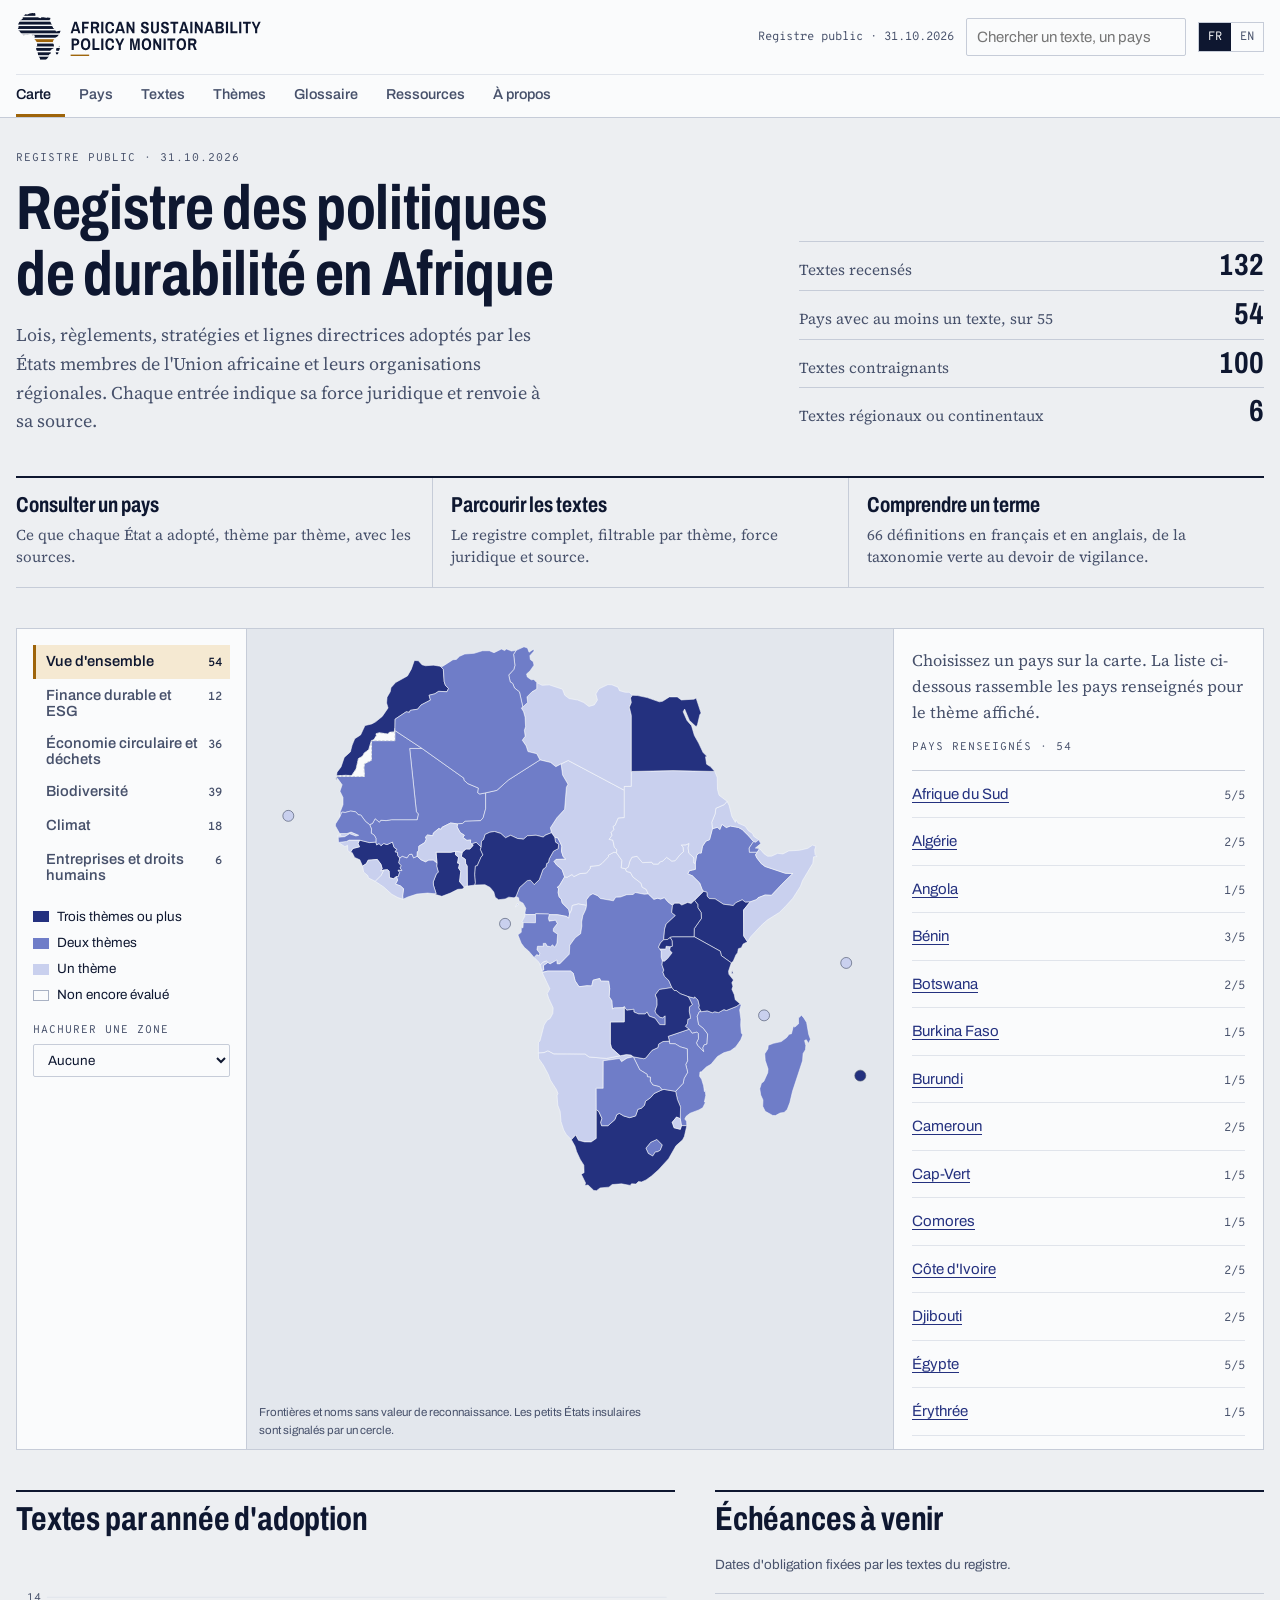
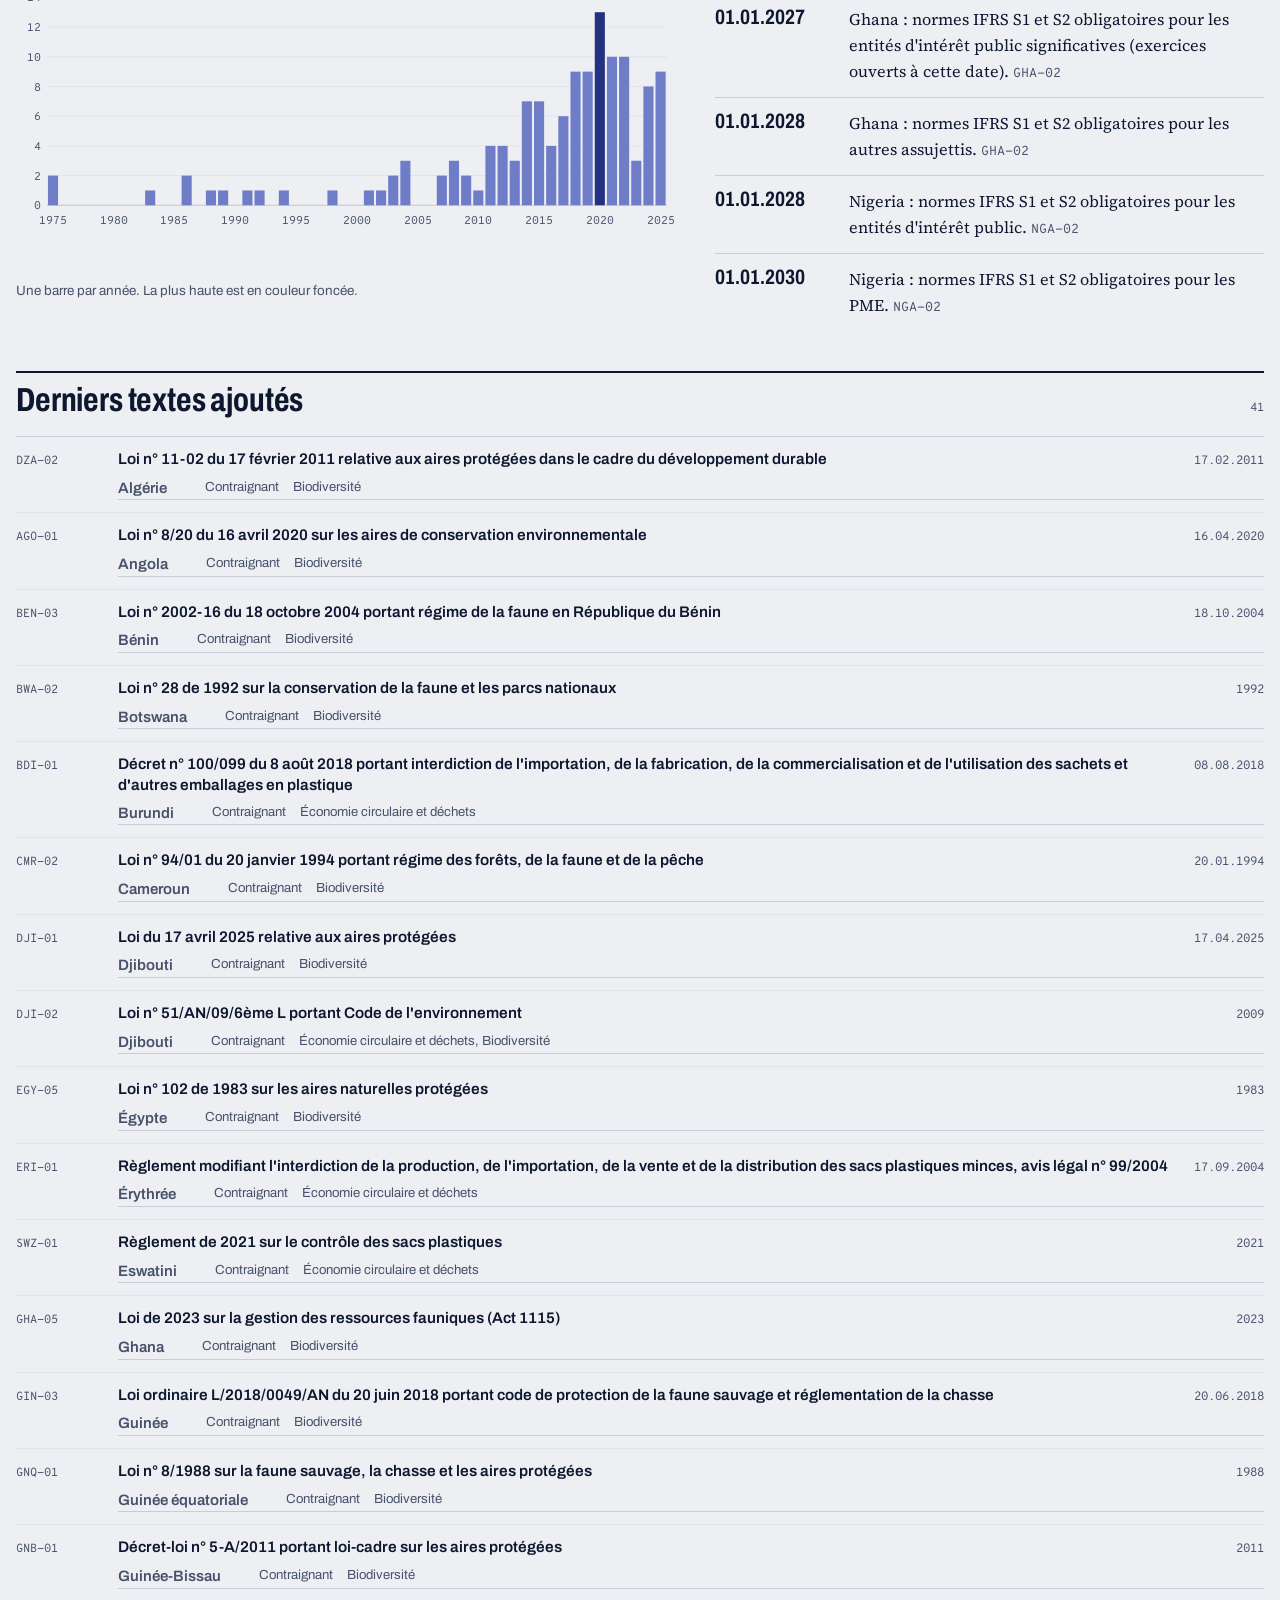
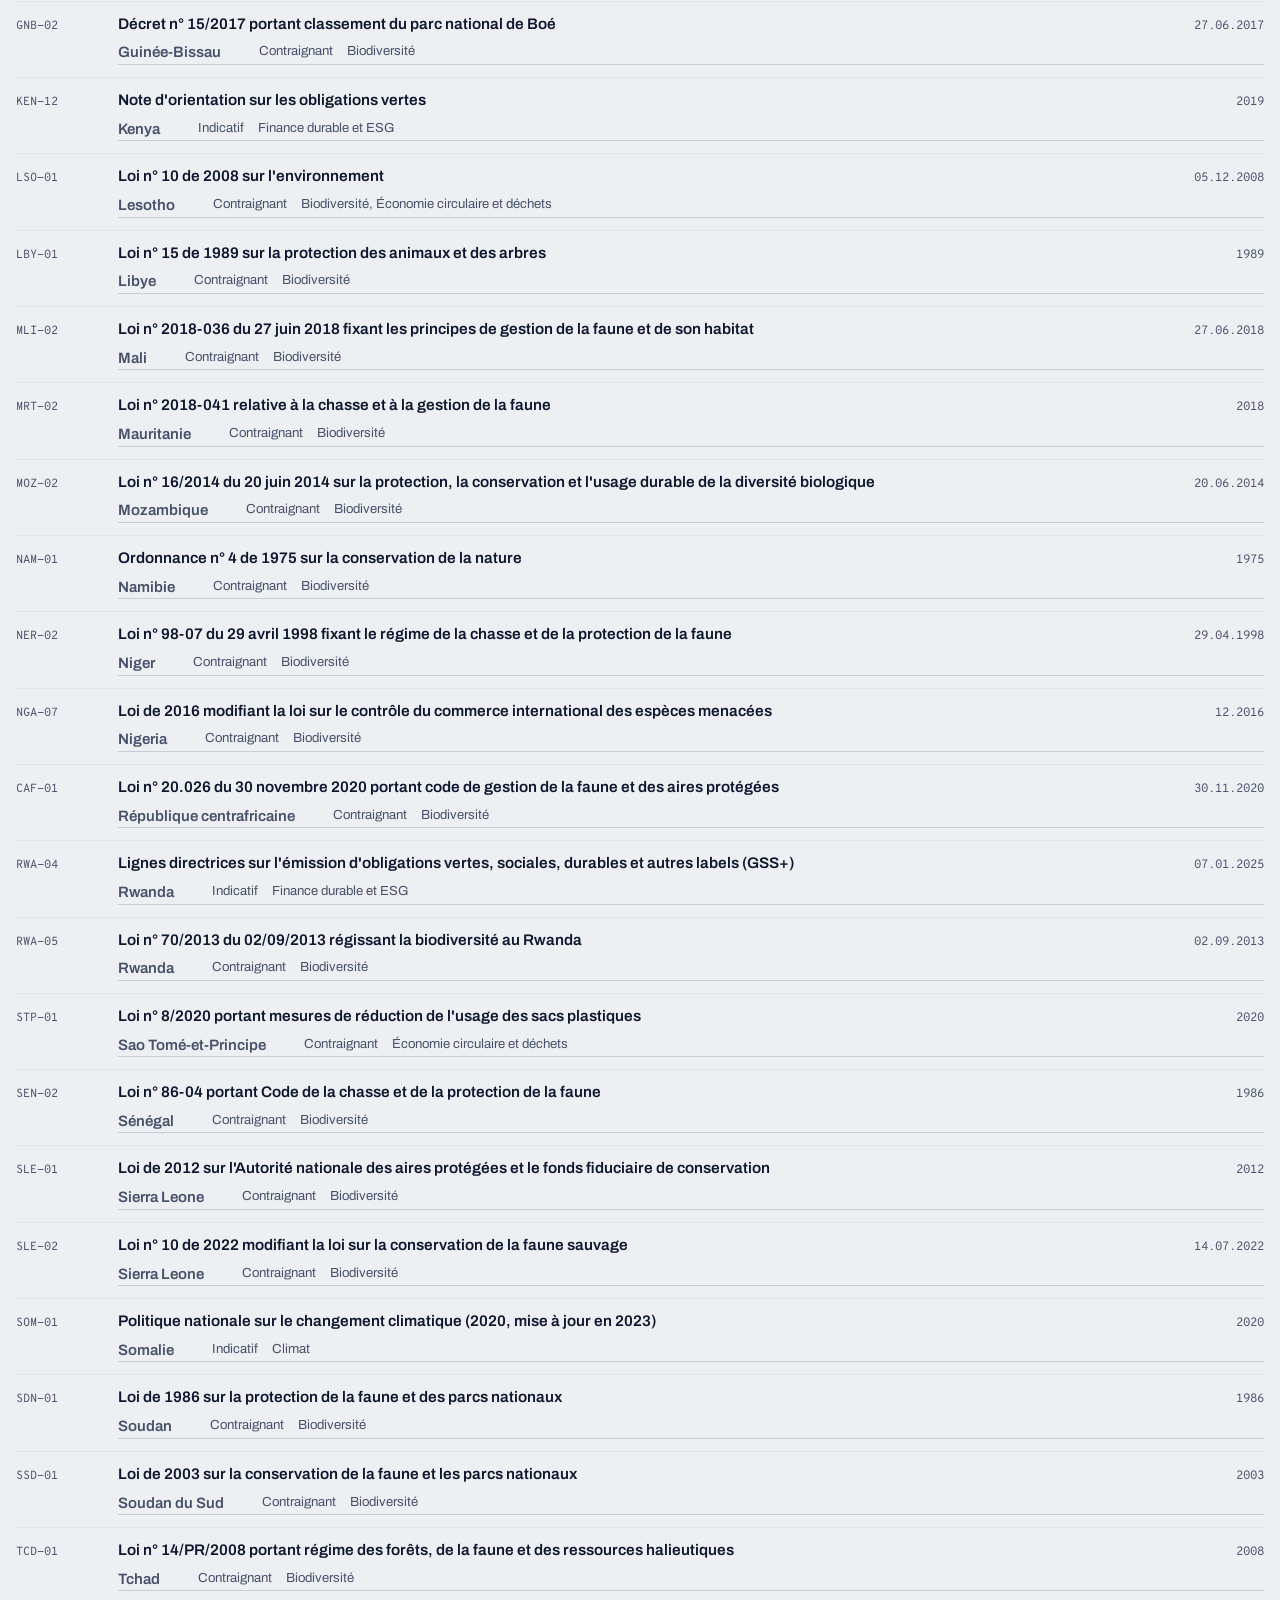
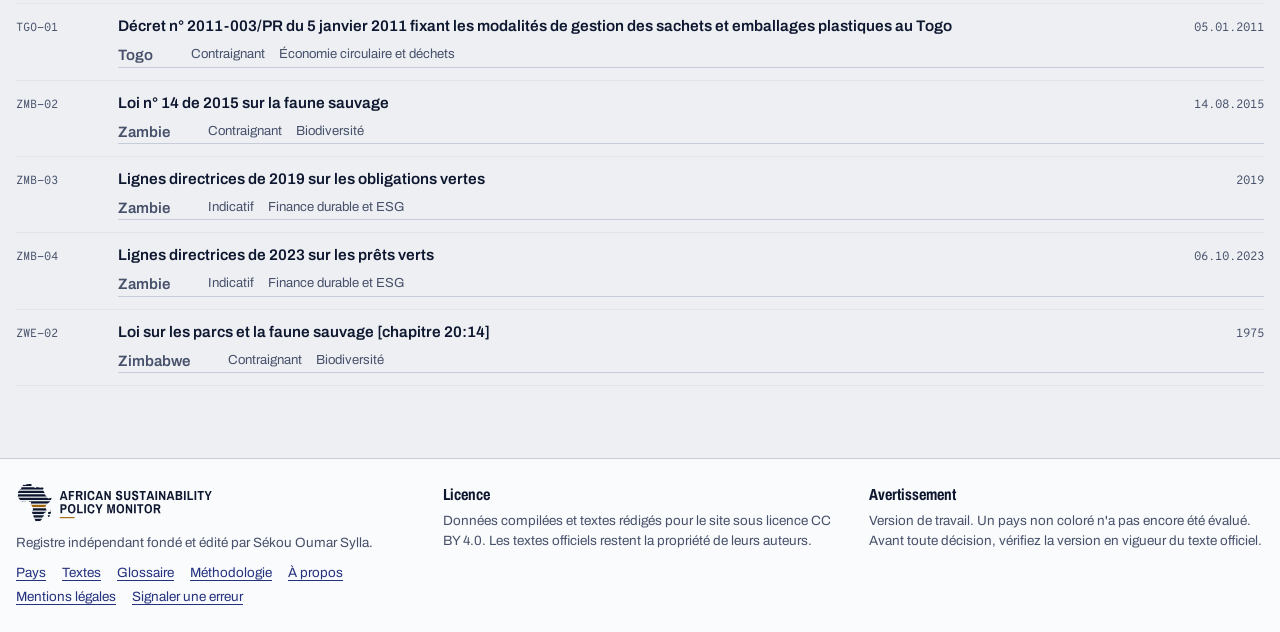
<file: index.html>
<!doctype html>
<html lang="fr">
<head>
<meta charset="utf-8">
<meta name="viewport" content="width=device-width,initial-scale=1,viewport-fit=cover">
<title>African Sustainability Policy Monitor</title>
<meta name="description" content="Registre bilingue des politiques publiques de durabilité des 55 États de l'Union africaine, établi à partir de textes officiels.">
<meta name="theme-color" content="#FAFBFC" media="(prefers-color-scheme: light)">
<meta name="theme-color" content="#121930" media="(prefers-color-scheme: dark)">
<meta property="og:title" content="African Sustainability Policy Monitor">
<meta property="og:description" content="Registre bilingue des politiques publiques de durabilité des 55 États de l'Union africaine, établi à partir de textes officiels.">
<meta property="og:type" content="website">
<meta property="og:url" content="https://senateur96.github.io/ASPM/">
<meta property="og:image" content="https://senateur96.github.io/ASPM/assets/img/apercu.png">
<meta property="og:image:width" content="1200">
<meta property="og:image:height" content="630">
<meta property="og:image:alt" content="African Sustainability Policy Monitor">
<meta property="og:locale" content="fr_FR">
<meta property="og:locale:alternate" content="en_GB">
<meta name="twitter:card" content="summary_large_image">
<link rel="canonical" href="https://senateur96.github.io/ASPM/">
<script type="application/ld+json">
{"@context":"https://schema.org","@type":"Dataset","name":"African Sustainability Policy Monitor","alternateName":"Registre des politiques de durabilité en Afrique",
 "description":"Registre bilingue des politiques publiques de durabilité des 55 États de l'Union africaine : finance durable, économie circulaire, biodiversité, climat, entreprises et droits humains. Chaque entrée indique sa force juridique et renvoie à sa source.",
 "url":"https://senateur96.github.io/ASPM/","inLanguage":["fr","en"],"license":"https://creativecommons.org/licenses/by/4.0/",
 "creator":{"@type":"Person","name":"Sékou Oumar Sylla"},"spatialCoverage":{"@type":"Place","name":"Afrique / Africa"},
 "keywords":["durabilité","finance durable","ESG","climat","biodiversité","économie circulaire","Union africaine","sustainability","Africa"],
 "distribution":[{"@type":"DataDownload","encodingFormat":"application/json","contentUrl":"https://senateur96.github.io/ASPM/data/registre.json"}]}
</script>
<link rel="icon" href="assets/img/favicon.svg" type="image/svg+xml">
<link rel="preload" href="assets/fonts/archivo-latin-standard-normal.woff2" as="font" type="font/woff2" crossorigin>
<link rel="preload" href="assets/fonts/source-serif-4-latin-opsz-normal.woff2" as="font" type="font/woff2" crossorigin>
<link rel="stylesheet" href="assets/css/fonts.css">
<link rel="stylesheet" href="assets/css/style.css">
<script src="assets/js/app.js" defer></script>
</head>
<body>

<a class="skip" href="#app">Aller au contenu / Skip to content</a>
<header class="mast">
 <div class="wrap">
  <div class="mast-top">
   <a class="mark" href="#carte" aria-label="African Sustainability Policy Monitor"><svg class="lockup" viewBox="0 0 540 108" role="img" aria-hidden="true"><defs><clipPath id="afh"><path d="M80.1,62.4L79.6,64.8L80.5,65.3L80.1,67.5L81.6,70L82.2,76L80.5,78.9L77.7,80.1L74.2,83.2L75.3,86.5L74.6,90L71.2,91.8L71.6,93.4L71.1,95.7L67.9,100.1L65.4,102.7L62.1,104.6L57.8,104.4L53.9,106L52,104.5L52,100.9L49.5,96.1L47.9,93.9L46.7,86.5L45.4,84.8L43.3,79.7L44.6,73.9L45.8,72.4L45.3,67.6L44.1,64.3L43.9,63.9L43.5,62.9L42.4,61.4L39.3,57.6L40.3,54.7L40.5,53L40.7,52L38.9,49.7L35.4,50.4L33.3,47.7L31.1,47.7L30,47.8L29,48.1L24.9,49.8L23.7,49.4L19.7,49.4L17.2,50.2L15.4,49.6L12.2,47L10.2,45.6L9.8,44.1L7.2,41.2L5.2,39.4L4.9,38.3L5.1,37.7L3.9,36.1L5.4,34.2L5.7,28.6L4.6,27.3L4.7,26.7L8.2,19.6L10.6,16.9L11.8,16.7L14.7,14L14.4,12L15.9,8.8L18.3,7.4L19.6,4.7L24.6,5.6L29.5,3.3L35.9,2.4L38.8,2.7L40.3,2L41.8,3.6L42,6.2L41.2,7L42.9,8.9L48,10.3L48.6,11.7L53.1,13.5L55.5,9.6L58.3,9.7L61.3,11.4L66.3,12.5L67.9,11.6L72.9,12.4L73.5,12L74.4,14.6L73.1,17.5L71.5,15.9L75.4,23L75.2,24.2L77,25.8L77.8,30.7L79.1,31.5L80.2,34.5L85.3,38.9L85.4,40.6L86.7,42L93.2,40.7L96.1,39.8L96,41.7L93.9,46.9L90,52.3L85.4,55.7L83.3,58.4L81.6,59.6ZM94,73L95.3,76.8L90.7,90.7L88.5,91.7L86.6,90.8L85.6,86.5L87.1,83.6L86.5,79.8L87.2,78.2L89.7,77.6Z"/></clipPath></defs><g clip-path="url(#afh)"><rect x="0" y="2.00" width="100" height="6.24" fill="currentColor"/><rect x="0" y="11.45" width="100" height="6.24" fill="currentColor"/><rect x="0" y="20.91" width="100" height="6.24" fill="currentColor"/><rect x="0" y="30.36" width="100" height="6.24" fill="currentColor"/><rect x="0" y="39.82" width="100" height="6.24" fill="currentColor"/><rect x="0" y="49.27" width="100" height="6.24" fill="currentColor"/><rect x="0" y="58.73" width="100" height="6.24" fill="var(--ochre)"/><rect x="0" y="68.18" width="100" height="6.24" fill="currentColor"/><rect x="0" y="77.64" width="100" height="6.24" fill="currentColor"/><rect x="0" y="87.09" width="100" height="6.24" fill="currentColor"/><rect x="0" y="96.55" width="100" height="6.24" fill="currentColor"/></g><path fill="currentColor" d="M122.46 46L118 46L125.96 21.3L131.32 21.3L139.28 46L134.56 46L133.05 41.14L123.94 41.14L122.46 46M127.72 28.79L125.2 37.04L131.79 37.04L129.3 28.79Q129.12 28.14 128.94 27.35Q128.76 26.56 128.69 25.98L128.69 25.98L128.58 25.44L128.44 25.44L128.33 26.02Q128.22 26.63 128.06 27.42Q127.9 28.22 127.72 28.79L127.72 28.79M147.28 46L142.67 46L142.67 21.3L157.18 21.3L157.18 25.41L147.28 25.41L147.28 31.64L155.74 31.64L155.74 35.74L147.28 35.74L147.28 46M166.52 46L161.91 46L161.91 21.3L172.24 21.3Q175.98 21.3 177.89 23.3Q179.8 25.3 179.8 28.36L179.8 28.36Q179.8 30.59 178.68 32.25Q177.57 33.9 175.66 34.7L175.66 34.7L180.41 46L175.41 46L171.3 35.7L166.52 35.7L166.52 46M166.52 25.41L166.52 31.64L171.59 31.64Q173.28 31.64 174.06 30.77Q174.83 29.91 174.83 28.36L174.83 28.36Q174.83 26.99 174.09 26.2Q173.36 25.41 171.77 25.41L171.77 25.41L166.52 25.41M188.67 46L184.06 46L184.06 21.3L188.67 21.3L188.67 46M202.72 46.43L202.72 46.43Q198.08 46.43 195.48 43.3Q192.89 40.17 192.89 33.65L192.89 33.65Q192.89 27.1 195.48 23.99Q198.08 20.87 202.72 20.87L202.72 20.87Q205.31 20.87 207.36 21.88Q209.42 22.89 210.6 25.01Q211.79 27.14 211.79 30.48L211.79 30.48L207.08 30.48Q207.08 27.6 205.87 26.22Q204.66 24.83 202.72 24.83L202.72 24.83Q200.16 24.83 198.9 26.94Q197.64 29.04 197.64 32.75L197.64 32.75L197.64 34.55Q197.64 38.26 198.94 40.37Q200.24 42.47 202.86 42.47L202.86 42.47Q204.88 42.47 206.09 41.09Q207.29 39.7 207.29 36.86L207.29 36.86L211.79 36.86Q211.79 40.1 210.6 42.22Q209.42 44.34 207.38 45.39Q205.35 46.43 202.72 46.43M218.64 46L214.18 46L222.14 21.3L227.5 21.3L235.46 46L230.74 46L229.23 41.14L220.12 41.14L218.64 46M223.9 28.79L221.38 37.04L227.97 37.04L225.48 28.79Q225.3 28.14 225.12 27.35Q224.94 26.56 224.87 25.98L224.87 25.98L224.76 25.44L224.62 25.44L224.51 26.02Q224.4 26.63 224.24 27.42Q224.08 28.22 223.9 28.79L223.9 28.79M242.92 46L238.85 46L238.85 21.3L242.92 21.3L250.55 34.91Q250.77 35.2 251.02 35.76Q251.27 36.32 251.49 36.75L251.49 36.75L251.67 37.22L251.78 37.11L251.78 36.68Q251.78 36.24 251.76 35.74Q251.74 35.24 251.74 35.06L251.74 35.06L251.74 21.3L255.84 21.3L255.84 46L251.74 46L244.11 32.39Q243.96 32.14 243.69 31.58Q243.42 31.02 243.21 30.56L243.21 30.56L242.99 30.09L242.85 30.2L242.88 30.56Q242.88 30.95 242.9 31.44Q242.92 31.92 242.92 32.25L242.92 32.25L242.92 46M278.22 46.43L278.22 46.43Q275.96 46.43 274.01 45.57Q272.07 44.7 270.88 42.99Q269.69 41.28 269.69 38.76L269.69 38.76Q269.69 38.55 269.71 38.33Q269.73 38.12 269.73 37.97L269.73 37.97L274.52 37.97Q274.52 38.01 274.5 38.21Q274.48 38.4 274.48 38.55L274.48 38.55Q274.48 40.31 275.52 41.39Q276.57 42.47 278.44 42.47L278.44 42.47Q280.53 42.47 281.36 41.55Q282.18 40.64 282.18 39.56L282.18 39.56Q282.18 38.3 281.54 37.54Q280.89 36.78 279.83 36.3Q278.76 35.81 277.49 35.42Q276.21 35.02 274.91 34.52Q273.62 34.01 272.55 33.2Q271.49 32.39 270.84 31.1Q270.2 29.8 270.2 27.78L270.2 27.78Q270.2 25.44 271.35 23.91Q272.5 22.38 274.39 21.63Q276.28 20.87 278.48 20.87L278.48 20.87Q280.64 20.87 282.45 21.63Q284.27 22.38 285.37 23.99Q286.47 25.59 286.47 28.14L286.47 28.14L286.47 28.58L281.75 28.58L281.75 28.25Q281.75 26.67 280.87 25.75Q279.99 24.83 278.4 24.83L278.4 24.83Q276.75 24.83 275.85 25.57Q274.95 26.31 274.95 27.46L274.95 27.46Q274.95 28.54 275.6 29.19Q276.24 29.84 277.31 30.27Q278.37 30.7 279.66 31.08Q280.96 31.46 282.24 31.96Q283.52 32.46 284.58 33.27Q285.64 34.08 286.29 35.36Q286.94 36.64 286.94 38.58L286.94 38.58Q286.94 41.43 285.82 43.14Q284.7 44.85 282.74 45.64Q280.78 46.43 278.22 46.43M300.16 46.43L300.16 46.43Q296.2 46.43 293.95 44.36Q291.7 42.29 291.7 38.26L291.7 38.26L291.7 21.3L296.31 21.3L296.31 38.12Q296.31 40.24 297.32 41.36Q298.32 42.47 300.16 42.47L300.16 42.47Q302 42.47 303.02 41.36Q304.05 40.24 304.05 38.12L304.05 38.12L304.05 21.3L308.66 21.3L308.66 38.26Q308.66 42.29 306.39 44.36Q304.12 46.43 300.16 46.43M321.63 46.43L321.63 46.43Q319.36 46.43 317.42 45.57Q315.47 44.7 314.28 42.99Q313.1 41.28 313.1 38.76L313.1 38.76Q313.1 38.55 313.11 38.33Q313.13 38.12 313.13 37.97L313.13 37.97L317.92 37.97Q317.92 38.01 317.9 38.21Q317.88 38.4 317.88 38.55L317.88 38.55Q317.88 40.31 318.93 41.39Q319.97 42.47 321.84 42.47L321.84 42.47Q323.93 42.47 324.76 41.55Q325.59 40.64 325.59 39.56L325.59 39.56Q325.59 38.3 324.94 37.54Q324.29 36.78 323.23 36.3Q322.17 35.81 320.89 35.42Q319.61 35.02 318.32 34.52Q317.02 34.01 315.96 33.2Q314.9 32.39 314.25 31.1Q313.6 29.8 313.6 27.78L313.6 27.78Q313.6 25.44 314.75 23.91Q315.9 22.38 317.79 21.63Q319.68 20.87 321.88 20.87L321.88 20.87Q324.04 20.87 325.86 21.63Q327.68 22.38 328.77 23.99Q329.87 25.59 329.87 28.14L329.87 28.14L329.87 28.58L325.16 28.58L325.16 28.25Q325.16 26.67 324.27 25.75Q323.39 24.83 321.81 24.83L321.81 24.83Q320.15 24.83 319.25 25.57Q318.35 26.31 318.35 27.46L318.35 27.46Q318.35 28.54 319 29.19Q319.65 29.84 320.71 30.27Q321.77 30.7 323.07 31.08Q324.36 31.46 325.64 31.96Q326.92 32.46 327.98 33.27Q329.04 34.08 329.69 35.36Q330.34 36.64 330.34 38.58L330.34 38.58Q330.34 41.43 329.22 43.14Q328.11 44.85 326.15 45.64Q324.18 46.43 321.63 46.43M344.25 46L339.64 46L339.64 25.41L333.52 25.41L333.52 21.3L350.37 21.3L350.37 25.41L344.25 25.41L344.25 46M356.61 46L352.14 46L360.1 21.3L365.46 21.3L373.42 46L368.7 46L367.19 41.14L358.08 41.14L356.61 46M361.86 28.79L359.34 37.04L365.93 37.04L363.45 28.79Q363.27 28.14 363.09 27.35Q362.91 26.56 362.84 25.98L362.84 25.98L362.73 25.44L362.58 25.44L362.48 26.02Q362.37 26.63 362.21 27.42Q362.04 28.22 361.86 28.79L361.86 28.79M381.06 46L376.46 46L376.46 21.3L381.06 21.3L381.06 46M390.29 46L386.22 46L386.22 21.3L390.29 21.3L397.92 34.91Q398.14 35.2 398.39 35.76Q398.64 36.32 398.86 36.75L398.86 36.75L399.04 37.22L399.15 37.11L399.15 36.68Q399.15 36.24 399.13 35.74Q399.11 35.24 399.11 35.06L399.11 35.06L399.11 21.3L403.22 21.3L403.22 46L399.11 46L391.48 32.39Q391.34 32.14 391.07 31.58Q390.8 31.02 390.58 30.56L390.58 30.56L390.36 30.09L390.22 30.2L390.26 30.56Q390.26 30.95 390.27 31.44Q390.29 31.92 390.29 32.25L390.29 32.25L390.29 46M411.04 46L406.58 46L414.53 21.3L419.9 21.3L427.85 46L423.14 46L421.62 41.14L412.52 41.14L411.04 46M416.3 28.79L413.78 37.04L420.36 37.04L417.88 28.79Q417.7 28.14 417.52 27.35Q417.34 26.56 417.27 25.98L417.27 25.98L417.16 25.44L417.02 25.44L416.91 26.02Q416.8 26.63 416.64 27.42Q416.48 28.22 416.3 28.79L416.3 28.79M441.87 46L431.25 46L431.25 21.3L441.87 21.3Q443.81 21.3 445.34 22.08Q446.87 22.85 447.74 24.22Q448.6 25.59 448.6 27.42L448.6 27.42Q448.6 29.55 447.5 31.01Q446.4 32.46 444.82 33.04L444.82 33.04L444.82 33.18Q446.66 33.76 447.92 35.38Q449.18 37 449.18 39.38L449.18 39.38Q449.18 41.46 448.17 42.94Q447.16 44.42 445.5 45.21Q443.85 46 441.87 46L441.87 46M435.86 35.38L435.86 41.9L441.11 41.9Q442.55 41.9 443.51 41.1Q444.46 40.31 444.46 38.8L444.46 38.8Q444.46 37.36 443.58 36.37Q442.7 35.38 440.9 35.38L440.9 35.38L435.86 35.38M435.86 25.41L435.86 31.31L440.61 31.31Q442.26 31.31 443.07 30.39Q443.88 29.48 443.88 28.25L443.88 28.25Q443.88 26.85 443.04 26.13Q442.19 25.41 440.82 25.41L440.82 25.41L435.86 25.41M458.01 46L453.4 46L453.4 21.3L458.01 21.3L458.01 46M478.22 46L463.17 46L463.17 21.3L467.78 21.3L467.78 41.68L478.22 41.68L478.22 46M486.65 46L482.04 46L482.04 21.3L486.65 21.3L486.65 46M500.99 46L496.38 46L496.38 25.41L490.26 25.41L490.26 21.3L507.11 21.3L507.11 25.41L500.99 25.41L500.99 46M521.06 46L516.45 46L516.45 36.68L508.89 21.3L513.75 21.3L518.79 32.14L518.93 32.14L523.94 21.3L528.58 21.3L521.06 36.68L521.06 46M124.77 82L120.16 82L120.16 57.3L128.98 57.3Q131.54 57.3 133.26 58.26Q134.99 59.21 135.86 60.89Q136.72 62.56 136.72 64.72L136.72 64.72Q136.72 67.02 135.75 68.77Q134.78 70.52 133.05 71.47Q131.32 72.42 128.98 72.42L128.98 72.42L124.77 72.42L124.77 82M124.77 61.41L124.77 68.36L128.51 68.36Q130.2 68.36 131.09 67.38Q131.97 66.41 131.97 64.72L131.97 64.72Q131.97 63.21 131.07 62.31Q130.17 61.41 128.51 61.41L128.51 61.41L124.77 61.41M150.38 82.43L150.38 82.43Q145.59 82.43 142.85 79.3Q140.12 76.17 140.12 69.65L140.12 69.65Q140.12 63.1 142.85 59.99Q145.59 56.87 150.38 56.87L150.38 56.87Q155.16 56.87 157.9 59.99Q160.64 63.1 160.64 69.65L160.64 69.65Q160.64 76.17 157.9 79.3Q155.16 82.43 150.38 82.43M150.38 78.47L150.38 78.47Q153.15 78.47 154.52 76.37Q155.88 74.26 155.88 70.55L155.88 70.55L155.88 68.75Q155.88 65.04 154.52 62.94Q153.15 60.83 150.38 60.83L150.38 60.83Q147.64 60.83 146.25 62.94Q144.87 65.04 144.87 68.75L144.87 68.75L144.87 70.55Q144.87 74.26 146.25 76.37Q147.64 78.47 150.38 78.47M180.27 82L165.22 82L165.22 57.3L169.83 57.3L169.83 77.68L180.27 77.68L180.27 82M188.7 82L184.1 82L184.1 57.3L188.7 57.3L188.7 82M202.76 82.43L202.76 82.43Q198.11 82.43 195.52 79.3Q192.93 76.17 192.93 69.65L192.93 69.65Q192.93 63.1 195.52 59.99Q198.11 56.87 202.76 56.87L202.76 56.87Q205.35 56.87 207.4 57.88Q209.45 58.89 210.64 61.01Q211.83 63.14 211.83 66.48L211.83 66.48L207.11 66.48Q207.11 63.6 205.91 62.22Q204.7 60.83 202.76 60.83L202.76 60.83Q200.2 60.83 198.94 62.94Q197.68 65.04 197.68 68.75L197.68 68.75L197.68 70.55Q197.68 74.26 198.98 76.37Q200.27 78.47 202.9 78.47L202.9 78.47Q204.92 78.47 206.12 77.09Q207.33 75.7 207.33 72.86L207.33 72.86L211.83 72.86Q211.83 76.1 210.64 78.22Q209.45 80.34 207.42 81.39Q205.38 82.43 202.76 82.43M226.38 82L221.78 82L221.78 72.68L214.22 57.3L219.08 57.3L224.12 68.14L224.26 68.14L229.26 57.3L233.91 57.3L226.38 72.68L226.38 82M250.35 82L246.42 82L246.42 57.3L252.9 57.3L255.96 70.91Q256.11 71.52 256.27 72.46Q256.43 73.4 256.59 74.31Q256.76 75.23 256.86 75.84L256.86 75.84L256.94 76.49L257.08 76.49L257.19 75.84Q257.26 75.2 257.39 74.24Q257.51 73.29 257.66 72.37Q257.8 71.45 257.91 70.91L257.91 70.91L260.93 57.3L267.2 57.3L267.2 82L262.95 82L262.95 66.27Q262.95 65.84 262.98 65.19Q263.02 64.54 263.04 63.87Q263.06 63.21 263.09 62.74L263.09 62.74L263.13 62.31L262.98 62.31Q262.88 62.78 262.77 63.24L262.77 63.24L262.34 65.19Q262.23 65.69 262.12 66.2L262.12 66.2L258.66 82L254.67 82L251.18 66.12Q251.07 65.66 250.96 65.17Q250.85 64.68 250.74 64.22Q250.64 63.75 250.53 63.26Q250.42 62.78 250.31 62.31L250.31 62.31L250.17 62.31L250.2 62.78Q250.24 63.24 250.26 63.93Q250.28 64.61 250.31 65.26Q250.35 65.91 250.35 66.27L250.35 66.27L250.35 82M281.79 82.43L281.79 82.43Q277 82.43 274.26 79.3Q271.53 76.17 271.53 69.65L271.53 69.65Q271.53 63.1 274.26 59.99Q277 56.87 281.79 56.87L281.79 56.87Q286.58 56.87 289.31 59.99Q292.05 63.1 292.05 69.65L292.05 69.65Q292.05 76.17 289.31 79.3Q286.58 82.43 281.79 82.43M281.79 78.47L281.79 78.47Q284.56 78.47 285.93 76.37Q287.3 74.26 287.3 70.55L287.3 70.55L287.3 68.75Q287.3 65.04 285.93 62.94Q284.56 60.83 281.79 60.83L281.79 60.83Q279.05 60.83 277.67 62.94Q276.28 65.04 276.28 68.75L276.28 68.75L276.28 70.55Q276.28 74.26 277.67 76.37Q279.05 78.47 281.79 78.47M300.7 82L296.63 82L296.63 57.3L300.7 57.3L308.33 70.91Q308.55 71.2 308.8 71.76Q309.05 72.32 309.27 72.75L309.27 72.75L309.45 73.22L309.56 73.11L309.56 72.68Q309.56 72.24 309.54 71.74Q309.52 71.24 309.52 71.06L309.52 71.06L309.52 57.3L313.62 57.3L313.62 82L309.52 82L301.89 68.39Q301.74 68.14 301.47 67.58Q301.2 67.02 300.99 66.56L300.99 66.56L300.77 66.09L300.63 66.2L300.66 66.56Q300.66 66.95 300.68 67.44Q300.7 67.92 300.7 68.25L300.7 68.25L300.7 82M323.39 82L318.78 82L318.78 57.3L323.39 57.3L323.39 82M337.73 82L333.12 82L333.12 61.41L327 61.41L327 57.3L343.85 57.3L343.85 61.41L337.73 61.41L337.73 82M357.11 82.43L357.11 82.43Q352.32 82.43 349.59 79.3Q346.85 76.17 346.85 69.65L346.85 69.65Q346.85 63.1 349.59 59.99Q352.32 56.87 357.11 56.87L357.11 56.87Q361.9 56.87 364.64 59.99Q367.37 63.1 367.37 69.65L367.37 69.65Q367.37 76.17 364.64 79.3Q361.9 82.43 357.11 82.43M357.11 78.47L357.11 78.47Q359.88 78.47 361.25 76.37Q362.62 74.26 362.62 70.55L362.62 70.55L362.62 68.75Q362.62 65.04 361.25 62.94Q359.88 60.83 357.11 60.83L357.11 60.83Q354.38 60.83 352.99 62.94Q351.6 65.04 351.6 68.75L351.6 68.75L351.6 70.55Q351.6 74.26 352.99 76.37Q354.38 78.47 357.11 78.47M376.56 82L371.96 82L371.96 57.3L382.29 57.3Q386.03 57.3 387.94 59.3Q389.85 61.3 389.85 64.36L389.85 64.36Q389.85 66.59 388.73 68.25Q387.62 69.9 385.71 70.7L385.71 70.7L390.46 82L385.46 82L381.35 71.7L376.56 71.7L376.56 82M376.56 61.41L376.56 67.64L381.64 67.64Q383.33 67.64 384.11 66.77Q384.88 65.91 384.88 64.36L384.88 64.36Q384.88 62.99 384.14 62.2Q383.4 61.41 381.82 61.41L381.82 61.41L376.56 61.41"/><rect x="118" y="92" width="40" height="3" fill="var(--ochre)"/></svg></a>
   <div class="mast-meta">
    <span class="mono muted" data-i="edition"></span>
    <div class="sbox"><input type="search" id="gsearch" data-ph="gsearch" autocomplete="off" role="combobox" aria-autocomplete="list" aria-controls="sugg" aria-expanded="false"><div class="sugg" id="sugg" role="listbox" hidden></div></div>
    <div class="lang" role="group" aria-label="Langue / Language"><button type="button" data-l="fr" id="lfr">FR</button><button type="button" data-l="en" id="len">EN</button></div>
   </div>
  </div>
  <nav class="idx" aria-label="Rubriques" data-al="a_sections"><a href="#carte" data-g="carte" data-i="n_map"></a><a href="#pays" data-g="pays" data-i="n_cty"></a><a href="#base" data-g="base" data-i="n_db"></a><a href="#themes" data-g="themes" data-i="n_themes"></a><a href="#glossaire" data-g="glossaire" data-i="n_gl"></a><a href="#ressources" data-g="ressources" data-i="n_res"></a><a href="#apropos" data-g="apropos" data-i="n_a"></a></nav>
 </div>
</header>

<main class="wrap" id="app"></main>

<footer><div class="wrap">
 <div style="display:grid;gap:10px"><svg class="foot-mark" viewBox="0 0 540 108" aria-hidden="true"><defs><clipPath id="aff"><path d="M80.1,62.4L79.6,64.8L80.5,65.3L80.1,67.5L81.6,70L82.2,76L80.5,78.9L77.7,80.1L74.2,83.2L75.3,86.5L74.6,90L71.2,91.8L71.6,93.4L71.1,95.7L67.9,100.1L65.4,102.7L62.1,104.6L57.8,104.4L53.9,106L52,104.5L52,100.9L49.5,96.1L47.9,93.9L46.7,86.5L45.4,84.8L43.3,79.7L44.6,73.9L45.8,72.4L45.3,67.6L44.1,64.3L43.9,63.9L43.5,62.9L42.4,61.4L39.3,57.6L40.3,54.7L40.5,53L40.7,52L38.9,49.7L35.4,50.4L33.3,47.7L31.1,47.7L30,47.8L29,48.1L24.9,49.8L23.7,49.4L19.7,49.4L17.2,50.2L15.4,49.6L12.2,47L10.2,45.6L9.8,44.1L7.2,41.2L5.2,39.4L4.9,38.3L5.1,37.7L3.9,36.1L5.4,34.2L5.7,28.6L4.6,27.3L4.7,26.7L8.2,19.6L10.6,16.9L11.8,16.7L14.7,14L14.4,12L15.9,8.8L18.3,7.4L19.6,4.7L24.6,5.6L29.5,3.3L35.9,2.4L38.8,2.7L40.3,2L41.8,3.6L42,6.2L41.2,7L42.9,8.9L48,10.3L48.6,11.7L53.1,13.5L55.5,9.6L58.3,9.7L61.3,11.4L66.3,12.5L67.9,11.6L72.9,12.4L73.5,12L74.4,14.6L73.1,17.5L71.5,15.9L75.4,23L75.2,24.2L77,25.8L77.8,30.7L79.1,31.5L80.2,34.5L85.3,38.9L85.4,40.6L86.7,42L93.2,40.7L96.1,39.8L96,41.7L93.9,46.9L90,52.3L85.4,55.7L83.3,58.4L81.6,59.6ZM94,73L95.3,76.8L90.7,90.7L88.5,91.7L86.6,90.8L85.6,86.5L87.1,83.6L86.5,79.8L87.2,78.2L89.7,77.6Z"/></clipPath></defs><g clip-path="url(#aff)"><rect x="0" y="2.00" width="100" height="6.24" fill="currentColor"/><rect x="0" y="11.45" width="100" height="6.24" fill="currentColor"/><rect x="0" y="20.91" width="100" height="6.24" fill="currentColor"/><rect x="0" y="30.36" width="100" height="6.24" fill="currentColor"/><rect x="0" y="39.82" width="100" height="6.24" fill="currentColor"/><rect x="0" y="49.27" width="100" height="6.24" fill="currentColor"/><rect x="0" y="58.73" width="100" height="6.24" fill="var(--ochre)"/><rect x="0" y="68.18" width="100" height="6.24" fill="currentColor"/><rect x="0" y="77.64" width="100" height="6.24" fill="currentColor"/><rect x="0" y="87.09" width="100" height="6.24" fill="currentColor"/><rect x="0" y="96.55" width="100" height="6.24" fill="currentColor"/></g><path fill="currentColor" d="M122.46 46L118 46L125.96 21.3L131.32 21.3L139.28 46L134.56 46L133.05 41.14L123.94 41.14L122.46 46M127.72 28.79L125.2 37.04L131.79 37.04L129.3 28.79Q129.12 28.14 128.94 27.35Q128.76 26.56 128.69 25.98L128.69 25.98L128.58 25.44L128.44 25.44L128.33 26.02Q128.22 26.63 128.06 27.42Q127.9 28.22 127.72 28.79L127.72 28.79M147.28 46L142.67 46L142.67 21.3L157.18 21.3L157.18 25.41L147.28 25.41L147.28 31.64L155.74 31.64L155.74 35.74L147.28 35.74L147.28 46M166.52 46L161.91 46L161.91 21.3L172.24 21.3Q175.98 21.3 177.89 23.3Q179.8 25.3 179.8 28.36L179.8 28.36Q179.8 30.59 178.68 32.25Q177.57 33.9 175.66 34.7L175.66 34.7L180.41 46L175.41 46L171.3 35.7L166.52 35.7L166.52 46M166.52 25.41L166.52 31.64L171.59 31.64Q173.28 31.64 174.06 30.77Q174.83 29.91 174.83 28.36L174.83 28.36Q174.83 26.99 174.09 26.2Q173.36 25.41 171.77 25.41L171.77 25.41L166.52 25.41M188.67 46L184.06 46L184.06 21.3L188.67 21.3L188.67 46M202.72 46.43L202.72 46.43Q198.08 46.43 195.48 43.3Q192.89 40.17 192.89 33.65L192.89 33.65Q192.89 27.1 195.48 23.99Q198.08 20.87 202.72 20.87L202.72 20.87Q205.31 20.87 207.36 21.88Q209.42 22.89 210.6 25.01Q211.79 27.14 211.79 30.48L211.79 30.48L207.08 30.48Q207.08 27.6 205.87 26.22Q204.66 24.83 202.72 24.83L202.72 24.83Q200.16 24.83 198.9 26.94Q197.64 29.04 197.64 32.75L197.64 32.75L197.64 34.55Q197.64 38.26 198.94 40.37Q200.24 42.47 202.86 42.47L202.86 42.47Q204.88 42.47 206.09 41.09Q207.29 39.7 207.29 36.86L207.29 36.86L211.79 36.86Q211.79 40.1 210.6 42.22Q209.42 44.34 207.38 45.39Q205.35 46.43 202.72 46.43M218.64 46L214.18 46L222.14 21.3L227.5 21.3L235.46 46L230.74 46L229.23 41.14L220.12 41.14L218.64 46M223.9 28.79L221.38 37.04L227.97 37.04L225.48 28.79Q225.3 28.14 225.12 27.35Q224.94 26.56 224.87 25.98L224.87 25.98L224.76 25.44L224.62 25.44L224.51 26.02Q224.4 26.63 224.24 27.42Q224.08 28.22 223.9 28.79L223.9 28.79M242.92 46L238.85 46L238.85 21.3L242.92 21.3L250.55 34.91Q250.77 35.2 251.02 35.76Q251.27 36.32 251.49 36.75L251.49 36.75L251.67 37.22L251.78 37.11L251.78 36.68Q251.78 36.24 251.76 35.74Q251.74 35.24 251.74 35.06L251.74 35.06L251.74 21.3L255.84 21.3L255.84 46L251.74 46L244.11 32.39Q243.96 32.14 243.69 31.58Q243.42 31.02 243.21 30.56L243.21 30.56L242.99 30.09L242.85 30.2L242.88 30.56Q242.88 30.95 242.9 31.44Q242.92 31.92 242.92 32.25L242.92 32.25L242.92 46M278.22 46.43L278.22 46.43Q275.96 46.43 274.01 45.57Q272.07 44.7 270.88 42.99Q269.69 41.28 269.69 38.76L269.69 38.76Q269.69 38.55 269.71 38.33Q269.73 38.12 269.73 37.97L269.73 37.97L274.52 37.97Q274.52 38.01 274.5 38.21Q274.48 38.4 274.48 38.55L274.48 38.55Q274.48 40.31 275.52 41.39Q276.57 42.47 278.44 42.47L278.44 42.47Q280.53 42.47 281.36 41.55Q282.18 40.64 282.18 39.56L282.18 39.56Q282.18 38.3 281.54 37.54Q280.89 36.78 279.83 36.3Q278.76 35.81 277.49 35.42Q276.21 35.02 274.91 34.52Q273.62 34.01 272.55 33.2Q271.49 32.39 270.84 31.1Q270.2 29.8 270.2 27.78L270.2 27.78Q270.2 25.44 271.35 23.91Q272.5 22.38 274.39 21.63Q276.28 20.87 278.48 20.87L278.48 20.87Q280.64 20.87 282.45 21.63Q284.27 22.38 285.37 23.99Q286.47 25.59 286.47 28.14L286.47 28.14L286.47 28.58L281.75 28.58L281.75 28.25Q281.75 26.67 280.87 25.75Q279.99 24.83 278.4 24.83L278.4 24.83Q276.75 24.83 275.85 25.57Q274.95 26.31 274.95 27.46L274.95 27.46Q274.95 28.54 275.6 29.19Q276.24 29.84 277.31 30.27Q278.37 30.7 279.66 31.08Q280.96 31.46 282.24 31.96Q283.52 32.46 284.58 33.27Q285.64 34.08 286.29 35.36Q286.94 36.64 286.94 38.58L286.94 38.58Q286.94 41.43 285.82 43.14Q284.7 44.85 282.74 45.64Q280.78 46.43 278.22 46.43M300.16 46.43L300.16 46.43Q296.2 46.43 293.95 44.36Q291.7 42.29 291.7 38.26L291.7 38.26L291.7 21.3L296.31 21.3L296.31 38.12Q296.31 40.24 297.32 41.36Q298.32 42.47 300.16 42.47L300.16 42.47Q302 42.47 303.02 41.36Q304.05 40.24 304.05 38.12L304.05 38.12L304.05 21.3L308.66 21.3L308.66 38.26Q308.66 42.29 306.39 44.36Q304.12 46.43 300.16 46.43M321.63 46.43L321.63 46.43Q319.36 46.43 317.42 45.57Q315.47 44.7 314.28 42.99Q313.1 41.28 313.1 38.76L313.1 38.76Q313.1 38.55 313.11 38.33Q313.13 38.12 313.13 37.97L313.13 37.97L317.92 37.97Q317.92 38.01 317.9 38.21Q317.88 38.4 317.88 38.55L317.88 38.55Q317.88 40.31 318.93 41.39Q319.97 42.47 321.84 42.47L321.84 42.47Q323.93 42.47 324.76 41.55Q325.59 40.64 325.59 39.56L325.59 39.56Q325.59 38.3 324.94 37.54Q324.29 36.78 323.23 36.3Q322.17 35.81 320.89 35.42Q319.61 35.02 318.32 34.52Q317.02 34.01 315.96 33.2Q314.9 32.39 314.25 31.1Q313.6 29.8 313.6 27.78L313.6 27.78Q313.6 25.44 314.75 23.91Q315.9 22.38 317.79 21.63Q319.68 20.87 321.88 20.87L321.88 20.87Q324.04 20.87 325.86 21.63Q327.68 22.38 328.77 23.99Q329.87 25.59 329.87 28.14L329.87 28.14L329.87 28.58L325.16 28.58L325.16 28.25Q325.16 26.67 324.27 25.75Q323.39 24.83 321.81 24.83L321.81 24.83Q320.15 24.83 319.25 25.57Q318.35 26.31 318.35 27.46L318.35 27.46Q318.35 28.54 319 29.19Q319.65 29.84 320.71 30.27Q321.77 30.7 323.07 31.08Q324.36 31.46 325.64 31.96Q326.92 32.46 327.98 33.27Q329.04 34.08 329.69 35.36Q330.34 36.64 330.34 38.58L330.34 38.58Q330.34 41.43 329.22 43.14Q328.11 44.85 326.15 45.64Q324.18 46.43 321.63 46.43M344.25 46L339.64 46L339.64 25.41L333.52 25.41L333.52 21.3L350.37 21.3L350.37 25.41L344.25 25.41L344.25 46M356.61 46L352.14 46L360.1 21.3L365.46 21.3L373.42 46L368.7 46L367.19 41.14L358.08 41.14L356.61 46M361.86 28.79L359.34 37.04L365.93 37.04L363.45 28.79Q363.27 28.14 363.09 27.35Q362.91 26.56 362.84 25.98L362.84 25.98L362.73 25.44L362.58 25.44L362.48 26.02Q362.37 26.63 362.21 27.42Q362.04 28.22 361.86 28.79L361.86 28.79M381.06 46L376.46 46L376.46 21.3L381.06 21.3L381.06 46M390.29 46L386.22 46L386.22 21.3L390.29 21.3L397.92 34.91Q398.14 35.2 398.39 35.76Q398.64 36.32 398.86 36.75L398.86 36.75L399.04 37.22L399.15 37.11L399.15 36.68Q399.15 36.24 399.13 35.74Q399.11 35.24 399.11 35.06L399.11 35.06L399.11 21.3L403.22 21.3L403.22 46L399.11 46L391.48 32.39Q391.34 32.14 391.07 31.58Q390.8 31.02 390.58 30.56L390.58 30.56L390.36 30.09L390.22 30.2L390.26 30.56Q390.26 30.95 390.27 31.44Q390.29 31.92 390.29 32.25L390.29 32.25L390.29 46M411.04 46L406.58 46L414.53 21.3L419.9 21.3L427.85 46L423.14 46L421.62 41.14L412.52 41.14L411.04 46M416.3 28.79L413.78 37.04L420.36 37.04L417.88 28.79Q417.7 28.14 417.52 27.35Q417.34 26.56 417.27 25.98L417.27 25.98L417.16 25.44L417.02 25.44L416.91 26.02Q416.8 26.63 416.64 27.42Q416.48 28.22 416.3 28.79L416.3 28.79M441.87 46L431.25 46L431.25 21.3L441.87 21.3Q443.81 21.3 445.34 22.08Q446.87 22.85 447.74 24.22Q448.6 25.59 448.6 27.42L448.6 27.42Q448.6 29.55 447.5 31.01Q446.4 32.46 444.82 33.04L444.82 33.04L444.82 33.18Q446.66 33.76 447.92 35.38Q449.18 37 449.18 39.38L449.18 39.38Q449.18 41.46 448.17 42.94Q447.16 44.42 445.5 45.21Q443.85 46 441.87 46L441.87 46M435.86 35.38L435.86 41.9L441.11 41.9Q442.55 41.9 443.51 41.1Q444.46 40.31 444.46 38.8L444.46 38.8Q444.46 37.36 443.58 36.37Q442.7 35.38 440.9 35.38L440.9 35.38L435.86 35.38M435.86 25.41L435.86 31.31L440.61 31.31Q442.26 31.31 443.07 30.39Q443.88 29.48 443.88 28.25L443.88 28.25Q443.88 26.85 443.04 26.13Q442.19 25.41 440.82 25.41L440.82 25.41L435.86 25.41M458.01 46L453.4 46L453.4 21.3L458.01 21.3L458.01 46M478.22 46L463.17 46L463.17 21.3L467.78 21.3L467.78 41.68L478.22 41.68L478.22 46M486.65 46L482.04 46L482.04 21.3L486.65 21.3L486.65 46M500.99 46L496.38 46L496.38 25.41L490.26 25.41L490.26 21.3L507.11 21.3L507.11 25.41L500.99 25.41L500.99 46M521.06 46L516.45 46L516.45 36.68L508.89 21.3L513.75 21.3L518.79 32.14L518.93 32.14L523.94 21.3L528.58 21.3L521.06 36.68L521.06 46M124.77 82L120.16 82L120.16 57.3L128.98 57.3Q131.54 57.3 133.26 58.26Q134.99 59.21 135.86 60.89Q136.72 62.56 136.72 64.72L136.72 64.72Q136.72 67.02 135.75 68.77Q134.78 70.52 133.05 71.47Q131.32 72.42 128.98 72.42L128.98 72.42L124.77 72.42L124.77 82M124.77 61.41L124.77 68.36L128.51 68.36Q130.2 68.36 131.09 67.38Q131.97 66.41 131.97 64.72L131.97 64.72Q131.97 63.21 131.07 62.31Q130.17 61.41 128.51 61.41L128.51 61.41L124.77 61.41M150.38 82.43L150.38 82.43Q145.59 82.43 142.85 79.3Q140.12 76.17 140.12 69.65L140.12 69.65Q140.12 63.1 142.85 59.99Q145.59 56.87 150.38 56.87L150.38 56.87Q155.16 56.87 157.9 59.99Q160.64 63.1 160.64 69.65L160.64 69.65Q160.64 76.17 157.9 79.3Q155.16 82.43 150.38 82.43M150.38 78.47L150.38 78.47Q153.15 78.47 154.52 76.37Q155.88 74.26 155.88 70.55L155.88 70.55L155.88 68.75Q155.88 65.04 154.52 62.94Q153.15 60.83 150.38 60.83L150.38 60.83Q147.64 60.83 146.25 62.94Q144.87 65.04 144.87 68.75L144.87 68.75L144.87 70.55Q144.87 74.26 146.25 76.37Q147.64 78.47 150.38 78.47M180.27 82L165.22 82L165.22 57.3L169.83 57.3L169.83 77.68L180.27 77.68L180.27 82M188.7 82L184.1 82L184.1 57.3L188.7 57.3L188.7 82M202.76 82.43L202.76 82.43Q198.11 82.43 195.52 79.3Q192.93 76.17 192.93 69.65L192.93 69.65Q192.93 63.1 195.52 59.99Q198.11 56.87 202.76 56.87L202.76 56.87Q205.35 56.87 207.4 57.88Q209.45 58.89 210.64 61.01Q211.83 63.14 211.83 66.48L211.83 66.48L207.11 66.48Q207.11 63.6 205.91 62.22Q204.7 60.83 202.76 60.83L202.76 60.83Q200.2 60.83 198.94 62.94Q197.68 65.04 197.68 68.75L197.68 68.75L197.68 70.55Q197.68 74.26 198.98 76.37Q200.27 78.47 202.9 78.47L202.9 78.47Q204.92 78.47 206.12 77.09Q207.33 75.7 207.33 72.86L207.33 72.86L211.83 72.86Q211.83 76.1 210.64 78.22Q209.45 80.34 207.42 81.39Q205.38 82.43 202.76 82.43M226.38 82L221.78 82L221.78 72.68L214.22 57.3L219.08 57.3L224.12 68.14L224.26 68.14L229.26 57.3L233.91 57.3L226.38 72.68L226.38 82M250.35 82L246.42 82L246.42 57.3L252.9 57.3L255.96 70.91Q256.11 71.52 256.27 72.46Q256.43 73.4 256.59 74.31Q256.76 75.23 256.86 75.84L256.86 75.84L256.94 76.49L257.08 76.49L257.19 75.84Q257.26 75.2 257.39 74.24Q257.51 73.29 257.66 72.37Q257.8 71.45 257.91 70.91L257.91 70.91L260.93 57.3L267.2 57.3L267.2 82L262.95 82L262.95 66.27Q262.95 65.84 262.98 65.19Q263.02 64.54 263.04 63.87Q263.06 63.21 263.09 62.74L263.09 62.74L263.13 62.31L262.98 62.31Q262.88 62.78 262.77 63.24L262.77 63.24L262.34 65.19Q262.23 65.69 262.12 66.2L262.12 66.2L258.66 82L254.67 82L251.18 66.12Q251.07 65.66 250.96 65.17Q250.85 64.68 250.74 64.22Q250.64 63.75 250.53 63.26Q250.42 62.78 250.31 62.31L250.31 62.31L250.17 62.31L250.2 62.78Q250.24 63.24 250.26 63.93Q250.28 64.61 250.31 65.26Q250.35 65.91 250.35 66.27L250.35 66.27L250.35 82M281.79 82.43L281.79 82.43Q277 82.43 274.26 79.3Q271.53 76.17 271.53 69.65L271.53 69.65Q271.53 63.1 274.26 59.99Q277 56.87 281.79 56.87L281.79 56.87Q286.58 56.87 289.31 59.99Q292.05 63.1 292.05 69.65L292.05 69.65Q292.05 76.17 289.31 79.3Q286.58 82.43 281.79 82.43M281.79 78.47L281.79 78.47Q284.56 78.47 285.93 76.37Q287.3 74.26 287.3 70.55L287.3 70.55L287.3 68.75Q287.3 65.04 285.93 62.94Q284.56 60.83 281.79 60.83L281.79 60.83Q279.05 60.83 277.67 62.94Q276.28 65.04 276.28 68.75L276.28 68.75L276.28 70.55Q276.28 74.26 277.67 76.37Q279.05 78.47 281.79 78.47M300.7 82L296.63 82L296.63 57.3L300.7 57.3L308.33 70.91Q308.55 71.2 308.8 71.76Q309.05 72.32 309.27 72.75L309.27 72.75L309.45 73.22L309.56 73.11L309.56 72.68Q309.56 72.24 309.54 71.74Q309.52 71.24 309.52 71.06L309.52 71.06L309.52 57.3L313.62 57.3L313.62 82L309.52 82L301.89 68.39Q301.74 68.14 301.47 67.58Q301.2 67.02 300.99 66.56L300.99 66.56L300.77 66.09L300.63 66.2L300.66 66.56Q300.66 66.95 300.68 67.44Q300.7 67.92 300.7 68.25L300.7 68.25L300.7 82M323.39 82L318.78 82L318.78 57.3L323.39 57.3L323.39 82M337.73 82L333.12 82L333.12 61.41L327 61.41L327 57.3L343.85 57.3L343.85 61.41L337.73 61.41L337.73 82M357.11 82.43L357.11 82.43Q352.32 82.43 349.59 79.3Q346.85 76.17 346.85 69.65L346.85 69.65Q346.85 63.1 349.59 59.99Q352.32 56.87 357.11 56.87L357.11 56.87Q361.9 56.87 364.64 59.99Q367.37 63.1 367.37 69.65L367.37 69.65Q367.37 76.17 364.64 79.3Q361.9 82.43 357.11 82.43M357.11 78.47L357.11 78.47Q359.88 78.47 361.25 76.37Q362.62 74.26 362.62 70.55L362.62 70.55L362.62 68.75Q362.62 65.04 361.25 62.94Q359.88 60.83 357.11 60.83L357.11 60.83Q354.38 60.83 352.99 62.94Q351.6 65.04 351.6 68.75L351.6 68.75L351.6 70.55Q351.6 74.26 352.99 76.37Q354.38 78.47 357.11 78.47M376.56 82L371.96 82L371.96 57.3L382.29 57.3Q386.03 57.3 387.94 59.3Q389.85 61.3 389.85 64.36L389.85 64.36Q389.85 66.59 388.73 68.25Q387.62 69.9 385.71 70.7L385.71 70.7L390.46 82L385.46 82L381.35 71.7L376.56 71.7L376.56 82M376.56 61.41L376.56 67.64L381.64 67.64Q383.33 67.64 384.11 66.77Q384.88 65.91 384.88 64.36L384.88 64.36Q384.88 62.99 384.14 62.2Q383.4 61.41 381.82 61.41L381.82 61.41L376.56 61.41"/><rect x="118" y="92" width="40" height="3" fill="var(--ochre)"/></svg><span data-i="f1"></span><nav class="footnav" aria-label="Pied de page" data-al="a_footer"><a href="#pays" data-i="n_cty"></a><a href="#base" data-i="n_db"></a><a href="#glossaire" data-i="n_gl"></a><a href="#methodologie" data-i="n_m"></a><a href="#apropos" data-i="n_a"></a><a href="#mentions" data-i="n_legal"></a><a href="https://github.com/Senateur96/ASPM/issues/new/choose" target="_blank" rel="noopener" data-i="signal"></a></nav></div>
 <div><b data-i="f2h"></b><span data-i="f2"></span></div>
 <div><b data-i="f3h"></b><span data-i="f3"></span></div>
</div></footer>
<noscript><div class="wrap" style="padding-block:24px"><p class="serif">Ce site a besoin de JavaScript pour afficher le registre. / This site needs JavaScript to display the register.</p></div></noscript>
</body>
</html>
</file>
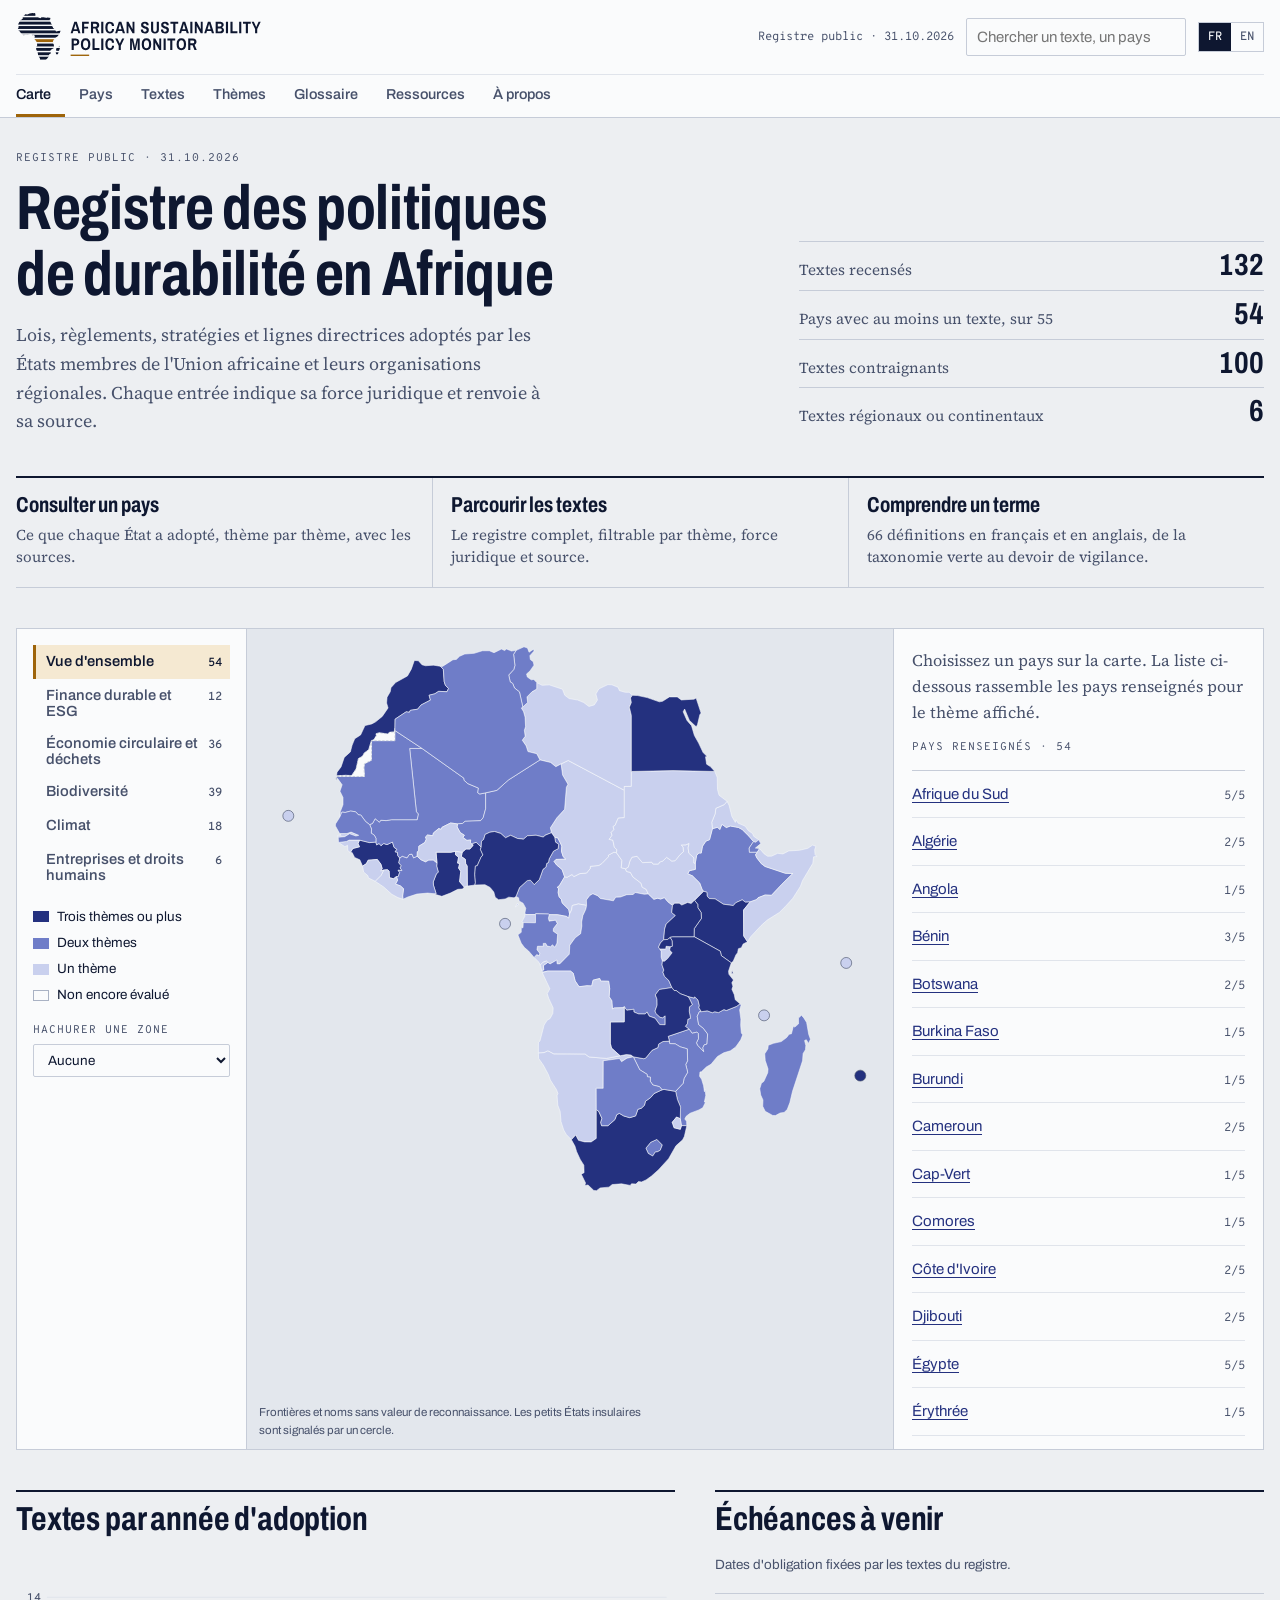
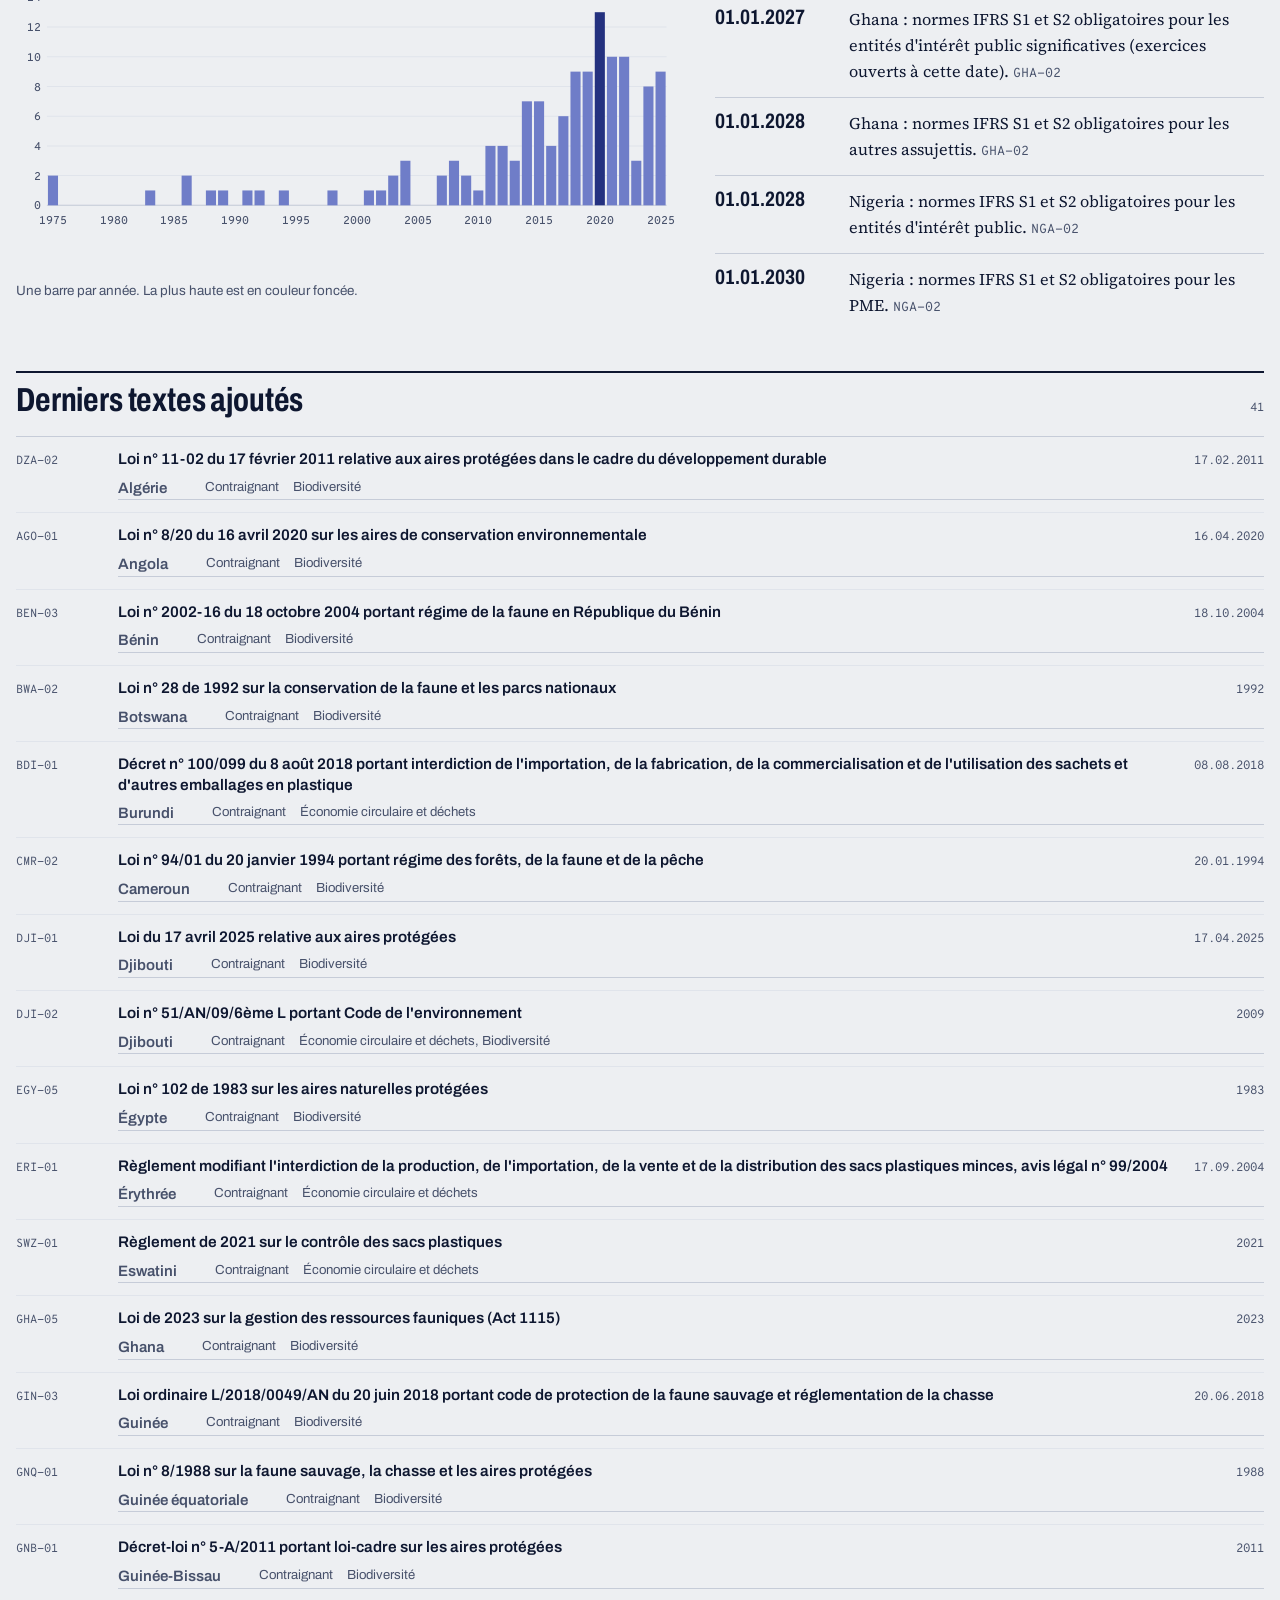
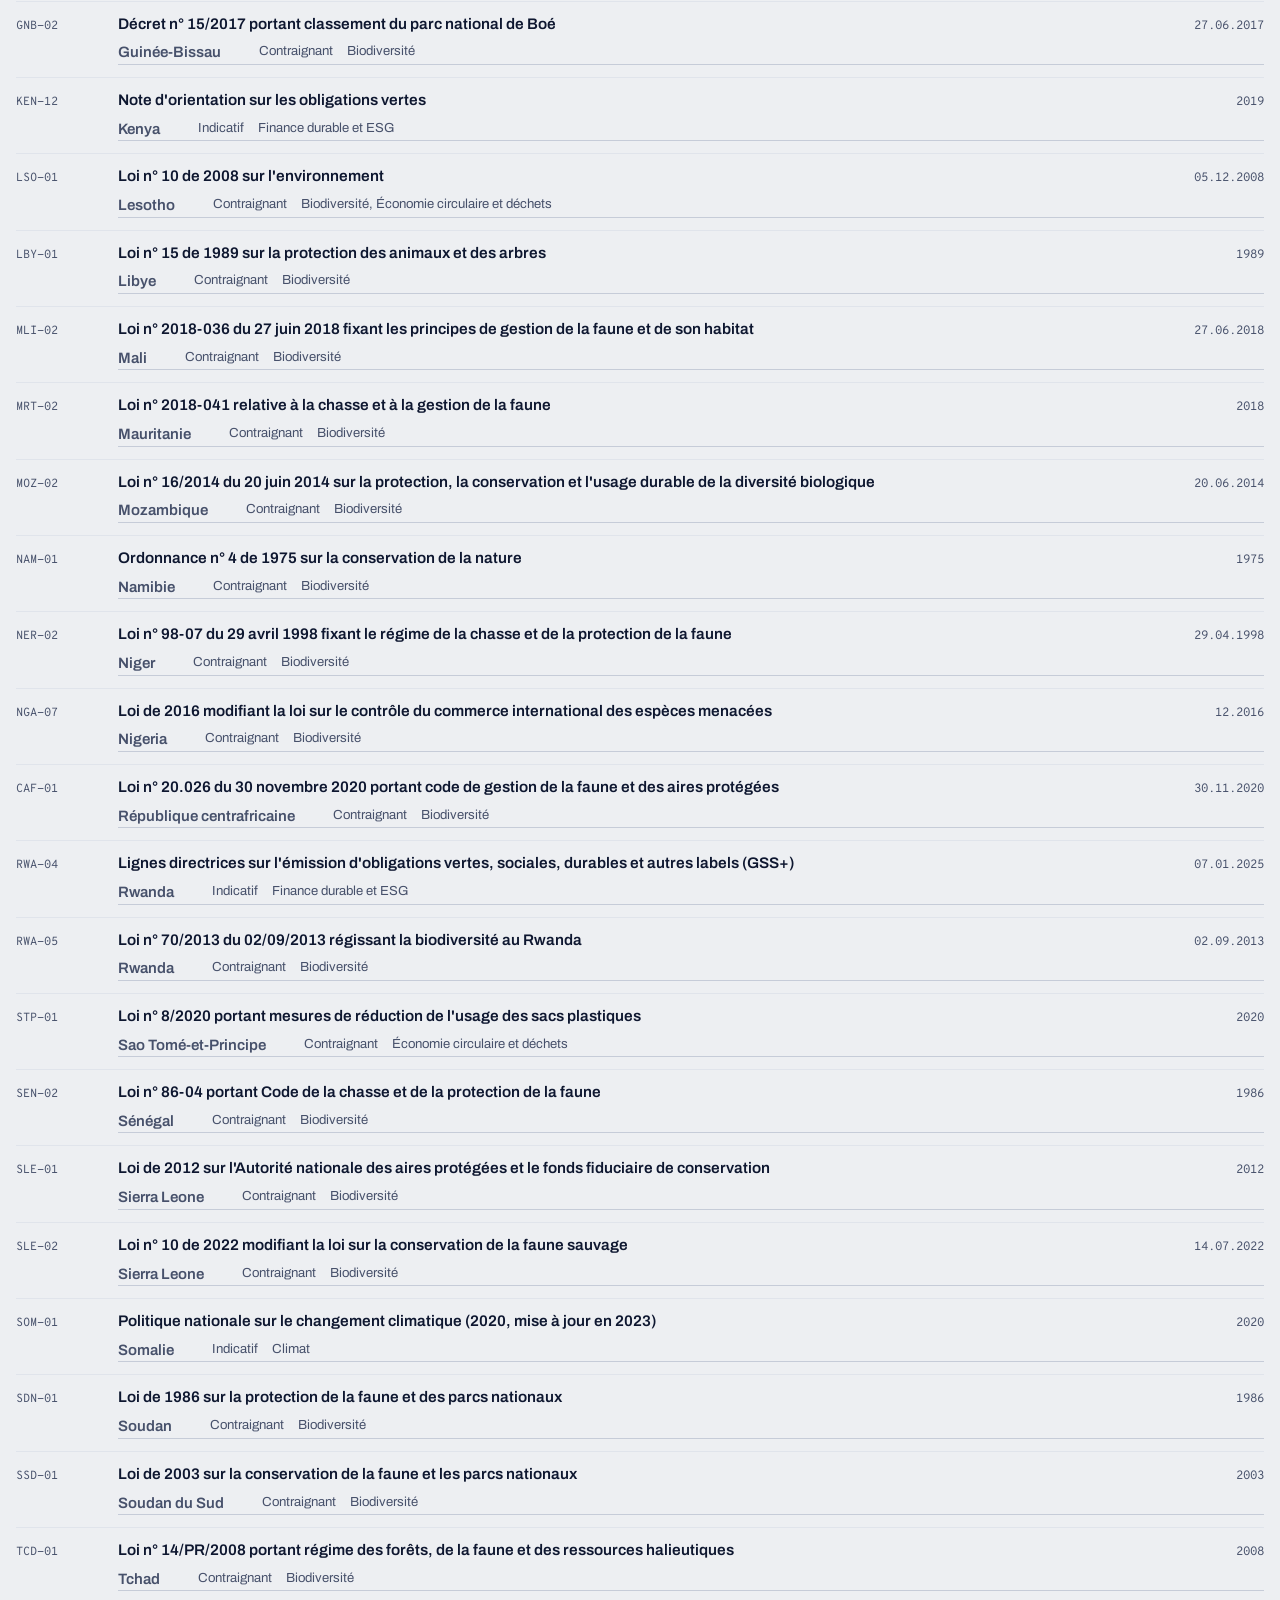
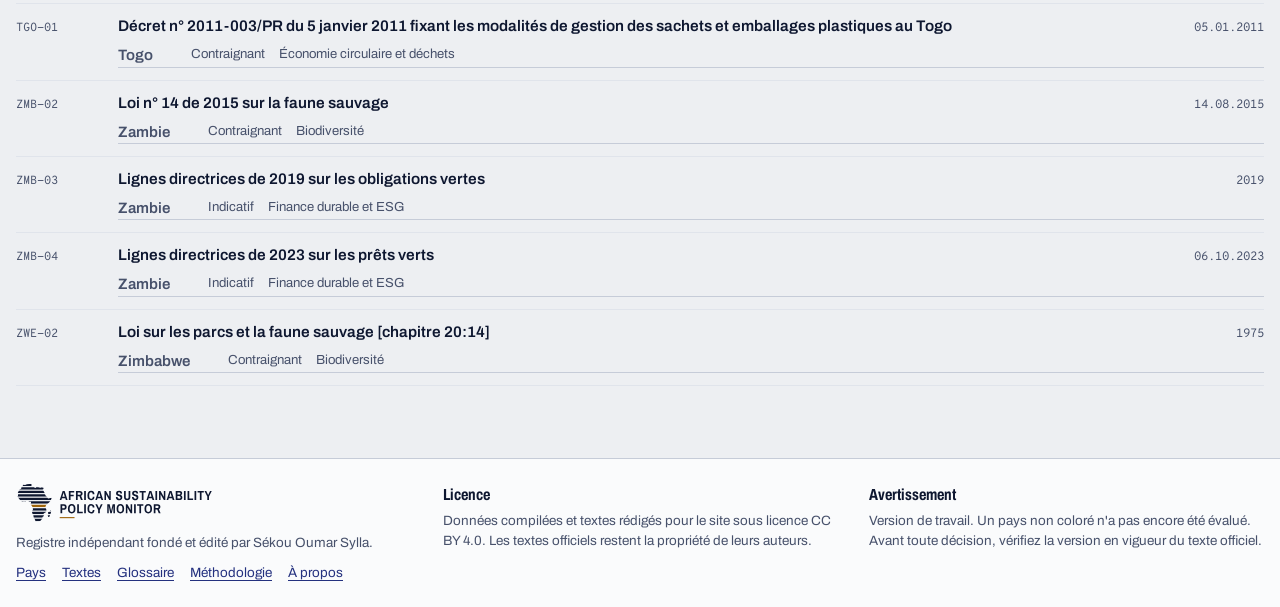
<file: index_ASPM.html>
<!doctype html><html><head><meta charset=utf8><meta name=viewport content="width=device-width,initial-scale=1,viewport-fit=cover"><style>:root{color-scheme:light;box-sizing:border-box;padding-top:env(safe-area-inset-top,0px);padding-bottom:env(safe-area-inset-bottom,0px)}html{scroll-padding-top:env(safe-area-inset-top,0px)}body{margin:0;padding:0;font:14px -apple-system,BlinkMacSystemFont,sans-serif;background:#fff;color:#000}img{max-width:100%}[hidden]:not([hidden=until-found i]){display:none!important}</style></head><body>
<title>African Sustainability Policy Monitor</title>
<meta name="claude:viewport-fit-sides" content="cover">
<meta name="description" content="Registre bilingue des politiques publiques de durabilité des 55 États de l'Union africaine, établi à partir de textes officiels.">
<link rel="preconnect" href="https://fonts.googleapis.com">
<link rel="preconnect" href="https://fonts.gstatic.com" crossorigin>
<link rel="stylesheet" href="https://fonts.googleapis.com/css2?family=Archivo:wdth,wght@62..125,400..800&family=Source+Serif+4:ital,opsz,wght@0,8..60,400;0,8..60,600;1,8..60,400&family=Overpass+Mono:wght@400;600&display=swap">
<style>
/* Logo: Africa drawn in register lines, one line in ochre. Fonts: Archivo (condensed for titles), Source Serif 4 for reading, Overpass Mono for references.
   Concept: a public register. Docket numbers, ruled rows, an indigo map scale with ochre for whatever is selected.
   Condensed grotesque for headings and figures, a reading serif for summaries, a mono for references and dates. */
:root{
  --paper:#EDEFF2; --sheet:#FAFBFC; --ink:#0E1730; --ink2:#47516B; --rule:#C6CCD8; --rule2:#E0E4EB;
  --indigo:#24317F; --on-indigo:#FFFFFF; --ochre:#9E640A; --ochre-bg:#F5E9D2;
  --m0:#FAFBFC; --m0line:#A9B2C4; --m1:#C9D0EE; --m2:#6F7DC8; --m3:#24317F; --sea:#E3E7ED;
  --display:"Archivo","Arial Narrow",Arial,sans-serif;
  --serif:"Source Serif 4",Georgia,"Times New Roman",serif;
  --mono:"Overpass Mono",ui-monospace,Menlo,Consolas,monospace;
}
@media (prefers-color-scheme: dark){:root:not([data-theme="light"]){
  --paper:#0B1020; --sheet:#121930; --ink:#E7EAF3; --ink2:#A3ABC1; --rule:#2E3858; --rule2:#1F2843;
  --indigo:#A9B5FF; --on-indigo:#0B1020; --ochre:#E5B356; --ochre-bg:#2C2413;
  --m0:#121930; --m0line:#56618C; --m1:#38448C; --m2:#6976D6; --m3:#B0BCFF; --sea:#0E1428; color-scheme:dark}}
:root[data-theme="dark"]{
  --paper:#0B1020; --sheet:#121930; --ink:#E7EAF3; --ink2:#A3ABC1; --rule:#2E3858; --rule2:#1F2843;
  --indigo:#A9B5FF; --on-indigo:#0B1020; --ochre:#E5B356; --ochre-bg:#2C2413;
  --m0:#121930; --m0line:#56618C; --m1:#38448C; --m2:#6976D6; --m3:#B0BCFF; --sea:#0E1428; color-scheme:dark}
*{box-sizing:border-box}
html{scroll-padding-top:120px}
body{background:var(--paper);color:var(--ink);font:400 15px/1.5 var(--display);font-stretch:100%;-webkit-font-smoothing:antialiased}
body::before{content:"";position:fixed;inset:0 0 auto;height:env(safe-area-inset-top,0px);z-index:20;background:var(--sheet)}
a{color:var(--indigo);text-decoration-thickness:1px;text-underline-offset:3px}
a:hover{color:var(--ochre)}
:focus-visible{outline:2px solid var(--ochre);outline-offset:2px}
h1,h2,h3,h4{font-family:var(--display);font-stretch:75%;font-weight:700;margin:0;line-height:1.05;text-wrap:balance;letter-spacing:-.005em}
h1{font-size:clamp(2.3rem,5vw,3.9rem)}
h2{font-size:clamp(1.6rem,2.6vw,2.1rem)}
h3{font-size:1.32rem}
h4{font-size:1.06rem;font-stretch:87%;font-weight:650;line-height:1.25}
p{margin:0}
.wrap{max-width:1320px;margin:0 auto;padding-left:max(16px,env(safe-area-inset-left,0px));padding-right:max(16px,env(safe-area-inset-right,0px))}
.mono{font-family:var(--mono);font-size:.8em;font-variant-numeric:tabular-nums;letter-spacing:0}
.lbl{font-family:var(--mono);font-size:.7rem;letter-spacing:.09em;text-transform:uppercase;color:var(--ink2)}
.muted{color:var(--ink2)}
.serif{font-family:var(--serif);font-size:1.02rem;line-height:1.6}
.prose{font-family:var(--serif);font-size:1.05rem;line-height:1.65;max-width:68ch;display:grid;gap:14px}
.prose h3{font-family:var(--display);margin-top:16px}
.prose ul{margin:0;padding-left:1.2em;display:grid;gap:6px}
.btn{font:600 .86rem var(--display);border:1px solid var(--indigo);background:var(--indigo);color:var(--on-indigo);padding:8px 14px;cursor:pointer;border-radius:2px;text-decoration:none;display:inline-block}
.btn:hover{background:var(--ochre);border-color:var(--ochre);color:var(--on-indigo)}
.btn.line{background:transparent;color:var(--indigo)}
.btn.line:hover{color:var(--ochre);background:transparent}
select,input[type=search]{font:inherit;color:var(--ink);background:var(--sheet);border:1px solid var(--rule);border-radius:2px;padding:7px 10px;min-width:0;max-width:100%}

/* masthead */
.mast{position:sticky;top:env(safe-area-inset-top,0px);z-index:10;background:var(--sheet);border-bottom:1px solid var(--rule)}
.mast-top{display:flex;gap:18px;align-items:center;padding-block:12px;flex-wrap:wrap}
.mark{display:flex;gap:12px;align-items:center;text-decoration:none;color:var(--ink);min-width:0}
.mark:hover{color:var(--ink)}
.mark svg.lockup{height:50px;width:auto;max-width:100%;color:var(--ink);display:block}
.foot-mark{height:40px;width:auto;max-width:100%;color:var(--ink)}
.skip{position:absolute;left:-9999px}.skip:focus{left:16px;top:8px;z-index:30;background:var(--sheet);padding:8px 12px}
.mark b{display:block;font-stretch:68%;font-weight:800;font-size:1.15rem;line-height:.95;letter-spacing:.02em;text-transform:uppercase}
.mark i{display:block;font-family:var(--serif);font-size:.82rem;color:var(--ink2);margin-top:3px}
.mast-meta{margin-left:auto;display:flex;gap:12px;align-items:center;flex-wrap:wrap}
.mast-meta input{width:220px}
.lang{display:inline-flex;border:1px solid var(--rule)}
.sbox{position:relative}
.sugg{position:absolute;top:calc(100% + 4px);right:0;width:min(420px,92vw);background:var(--sheet);border:1px solid var(--rule);box-shadow:0 6px 18px rgb(0 0 0 / .14);z-index:15;max-height:70vh;overflow:auto}
.sugg a{display:grid;grid-template-columns:minmax(0,1fr) auto;gap:10px;padding:9px 12px;text-decoration:none;color:var(--ink);border-bottom:1px solid var(--rule2);font-size:.9rem}
.sugg a:hover,.sugg a[aria-selected="true"]{background:var(--ochre-bg)}
.sugg a span:last-child{font-family:var(--mono);font-size:.72rem;color:var(--ink2)}
.sugg p{padding:8px 12px 4px;margin:0}
.crumbs{display:flex;flex-wrap:wrap;gap:6px;font-size:.86rem;color:var(--ink2)}
.crumbs a{color:var(--ink2)}
.sub{display:flex;gap:0;border-bottom:1px solid var(--rule);overflow-x:auto}
.sub a{padding:8px 0 7px;margin-right:24px;text-decoration:none;color:var(--ink2);font-weight:600;font-size:.94rem;border-bottom:3px solid transparent;white-space:nowrap}
.sub a[aria-current="page"]{color:var(--ink);border-bottom-color:var(--ink)}
.starts{display:grid;grid-template-columns:repeat(3,minmax(0,1fr));border-top:2px solid var(--ink)}
.starts a{display:grid;gap:6px;align-content:start;padding:16px 18px 18px 0;text-decoration:none;color:var(--ink);border-bottom:1px solid var(--rule)}
.starts a+a{padding-left:18px;border-left:1px solid var(--rule)}
.starts a b{font-stretch:75%;font-size:1.35rem;line-height:1.1}
.starts a span{font-family:var(--serif);color:var(--ink2)}
.starts a:hover b{color:var(--ochre)}
@media (max-width:760px){.starts{grid-template-columns:1fr}.starts a+a{padding-left:0;border-left:0}}
.footnav{display:flex;flex-wrap:wrap;gap:4px 16px}
.bio{display:grid;grid-template-columns:minmax(220px,300px) minmax(0,1fr);gap:36px;align-items:start}
.bio figure{margin:0;display:grid;gap:10px}
.bio img{width:100%;height:auto;display:block;border:1px solid var(--rule);background:var(--sheet);filter:grayscale(.15)}
.bio figcaption{display:grid;gap:2px;border-top:2px solid var(--ink);padding-top:8px}
.bio figcaption b{font-stretch:75%;font-size:1.25rem}
.bio figcaption span{font-family:var(--mono);font-size:.74rem;color:var(--ink2);text-transform:uppercase;letter-spacing:.06em}
@media (max-width:760px){.bio{grid-template-columns:1fr}.bio figure{max-width:260px}}
.lang button{border:0;background:transparent;color:var(--ink2);font:500 .76rem var(--mono);padding:6px 9px;cursor:pointer}
.lang button[aria-pressed="true"]{background:var(--ink);color:var(--sheet)}
nav.idx{display:flex;gap:0;overflow-x:auto;border-top:1px solid var(--rule2);scrollbar-width:thin}
nav.idx a{white-space:nowrap;padding:9px 14px 8px;text-decoration:none;color:var(--ink2);font-weight:550;font-size:.9rem;border-bottom:3px solid transparent}
nav.idx a:first-child{padding-left:0}
nav.idx a:hover{color:var(--ink)}
nav.idx a[aria-current="page"]{color:var(--ink);border-bottom-color:var(--ochre)}
@media (max-width:760px){.mast-meta{margin-left:0;width:100%}.mast-meta input{flex:1 1 140px;width:auto}}

main{padding-block:32px 72px}
.view{display:grid;gap:40px}
.sec{display:grid;gap:18px}
.sec-h{display:flex;justify-content:space-between;align-items:baseline;gap:14px;flex-wrap:wrap;border-top:2px solid var(--ink);padding-top:10px}

/* home head */
.head{display:grid;grid-template-columns:minmax(0,1.6fr) minmax(260px,1fr);gap:40px;align-items:end}
.head .lead{font-family:var(--serif);font-size:1.12rem;line-height:1.6;color:var(--ink2);max-width:60ch;margin-top:14px}
.figs{display:grid;margin:0}
.figs div{display:flex;justify-content:space-between;align-items:baseline;gap:16px;border-top:1px solid var(--rule);padding:8px 0}
.figs dt{font-family:var(--serif);color:var(--ink2);font-size:.95rem}
.figs dd{margin:0;font-stretch:75%;font-weight:700;font-size:1.9rem;font-variant-numeric:tabular-nums;line-height:1}
@media (max-width:860px){.head{grid-template-columns:1fr;gap:24px}}

/* map workbench */
.bench{display:grid;grid-template-columns:230px minmax(0,1fr) 370px;border:1px solid var(--rule);background:var(--sheet)}
.bench>*{min-width:0}
.tindex{border-right:1px solid var(--rule);padding:16px;display:grid;gap:16px;align-content:start}
.tlist{display:grid}
.tbtn{display:grid;grid-template-columns:minmax(0,1fr) auto;gap:8px;align-items:baseline;text-align:left;background:none;border:0;border-left:3px solid transparent;padding:8px 8px 8px 10px;font:550 .92rem var(--display);color:var(--ink2);cursor:pointer}
.tbtn:hover{color:var(--ink);background:var(--paper)}
.tbtn[aria-pressed="true"]{color:var(--ink);border-left-color:var(--ochre);background:var(--ochre-bg)}
.tbtn span:last-child{font-family:var(--mono);font-size:.74rem}
.legend{display:grid;gap:6px;font-size:.84rem}
.legend div{display:flex;gap:8px;align-items:center}
.sw{width:16px;height:11px;flex:none;border:1px solid var(--m0line);display:inline-block}
.mapcol{position:relative;background:var(--sea);padding:10px}
.mapcol svg{display:block;width:100%;height:auto}
.cty{stroke:var(--sheet);stroke-width:.7;cursor:pointer}
.cty.lv0{fill:var(--m0);stroke:var(--m0line)}.cty.lv1{fill:var(--m1)}.cty.lv2{fill:var(--m2)}.cty.lv3{fill:var(--m3)}
.cty:hover,.cty:focus{stroke:var(--ochre);stroke-width:1.6;outline:none}
.cty.sel{stroke:var(--ochre);stroke-width:2.6}
.cty.esh{stroke-dasharray:3 2}
.island{stroke:var(--ink2);stroke-width:.8}
.hatch{pointer-events:none;fill:url(#hatch)}
.hatch[hidden]{display:none}
#hatch path{stroke:var(--ochre)}
.tip{position:absolute;pointer-events:none;background:var(--sheet);color:var(--ink);border:1px solid var(--rule);padding:5px 8px;font-size:.8rem;transform:translate(-50%,-125%);white-space:nowrap;box-shadow:0 2px 6px rgb(0 0 0 / .12)}
.mapnote{position:absolute;left:12px;bottom:10px;font-size:.72rem;color:var(--ink2);max-width:60%}
.fiche{border-left:1px solid var(--rule);padding:18px;display:grid;gap:14px;align-content:start;max-height:820px;overflow:auto}
.fiche .code{font-family:var(--mono);font-size:.74rem;border:1px solid var(--rule);padding:1px 5px;margin-left:8px;vertical-align:middle;color:var(--ink2)}
@media (max-width:1180px){.bench{grid-template-columns:minmax(0,1fr) 340px}.tindex{grid-column:1/-1;border-right:0;border-bottom:1px solid var(--rule)}.tlist{display:flex;flex-wrap:wrap}.tbtn{border-left:0;border-bottom:3px solid transparent}.tbtn[aria-pressed="true"]{border-bottom-color:var(--ochre)}}
@media (max-width:820px){.bench{grid-template-columns:1fr}.fiche{border-left:0;border-top:1px solid var(--rule);max-height:none}.mapnote{position:static;max-width:none;margin-top:6px}}

/* register rows */
.reg{display:grid;border-top:1px solid var(--rule)}
.row{display:grid;grid-template-columns:86px minmax(0,1fr) auto;gap:6px 16px;padding:12px 0;border-bottom:1px solid var(--rule2);align-items:baseline}
.row .doc{font-family:var(--mono);font-size:.74rem;color:var(--ink2)}
.row .dt{font-family:var(--mono);font-size:.76rem;color:var(--ink2);white-space:nowrap;text-align:right}
.row .t{font-weight:600;font-size:.96rem;line-height:1.35}
.row .sub{grid-column:2/-1;display:grid;gap:8px}
@media (max-width:620px){.row{grid-template-columns:1fr auto}.row .doc{grid-column:1/-1}.row .sub{grid-column:1/-1}}
.tags{display:flex;flex-wrap:wrap;gap:5px}
.tag{font:500 .7rem var(--mono);padding:1px 6px;border:1px solid var(--rule);color:var(--ink2);white-space:nowrap}
.tag.b{border-color:var(--indigo);color:var(--indigo)}
.tag.g{border-style:dashed;border-color:var(--indigo);color:var(--indigo)}
.tag.v{border-style:dotted}
.tag.p{border-color:var(--ochre);color:var(--ochre)}
.tag.th{background:var(--paper);border-color:var(--paper);color:var(--ink)}
.orig{font-family:var(--serif);font-style:italic;color:var(--ink2);font-size:.92rem}
.meta{display:flex;flex-wrap:wrap;gap:4px 14px;font-size:.82rem;color:var(--ink2)}
.empty{font-family:var(--serif);color:var(--ink2);padding:12px 0;border-bottom:1px solid var(--rule2)}

/* two-up */
.two{display:grid;grid-template-columns:minmax(0,1.2fr) minmax(0,1fr);gap:40px}
@media (max-width:900px){.two{grid-template-columns:1fr}}
.chart svg{width:100%;height:auto;display:block}
.chart text{fill:var(--ink2);font:500 11px var(--mono)}
.chart .bar{fill:var(--m2)}
.chart .bar.mx{fill:var(--m3)}
.chart .grid{stroke:var(--rule2)}
.chart .axis{stroke:var(--rule)}
.dl{display:grid}
.dl>div{display:grid;grid-template-columns:120px minmax(0,1fr);gap:14px;padding:12px 0;border-top:1px solid var(--rule)}
.dl .big{font-stretch:75%;font-weight:700;font-size:1.3rem;font-variant-numeric:tabular-nums;line-height:1.1}

/* tables */
.tools{display:flex;flex-wrap:wrap;gap:10px;align-items:center}
.tools input[type=search]{flex:1 1 240px}
.tw{overflow-x:auto;border-top:2px solid var(--ink);background:var(--sheet)}
table{border-collapse:collapse;width:100%;font-size:.88rem}
th,td{text-align:left;padding:9px 12px;border-bottom:1px solid var(--rule2);vertical-align:top}
th{font:500 .68rem var(--mono);text-transform:uppercase;letter-spacing:.08em;color:var(--ink2);background:var(--sheet);position:sticky;top:0;white-space:nowrap}
th button{all:unset;cursor:pointer}
th button:hover{color:var(--ink)}
td.n{font-family:var(--mono);font-variant-numeric:tabular-nums;white-space:nowrap}
tbody tr:hover td{background:var(--paper)}
.cell{width:22px;height:16px;display:inline-block;border:1px solid var(--m0line);background:var(--m0);vertical-align:middle}
.cell.l1{background:var(--m1);border-color:var(--m1)}.cell.l2{background:var(--m2);border-color:var(--m2)}.cell.l3{background:var(--m3);border-color:var(--m3)}
.status{font-size:.84rem;color:var(--ink2)}

/* country */
.chead{display:grid;grid-template-columns:minmax(0,1fr) auto;gap:20px;align-items:end;border-bottom:2px solid var(--ink);padding-bottom:16px}
.chead h1{font-size:clamp(2.4rem,6vw,4.6rem)}
.synth td{vertical-align:middle}
.cite{font-family:var(--mono);font-size:.8rem;background:var(--sheet);border:1px solid var(--rule);padding:12px;white-space:pre-wrap;overflow-wrap:anywhere}
@media (max-width:620px){.chead{grid-template-columns:1fr}}

/* themes, glossary, resources */
.cols2{display:grid;grid-template-columns:1fr 1fr;gap:24px}
@media (max-width:700px){.cols2{grid-template-columns:1fr}}
.cols2 ul{margin:6px 0 0;padding-left:1.1em;font-family:var(--serif);display:grid;gap:4px}
.seg{display:flex;flex-wrap:wrap;gap:0;border:1px solid var(--rule);max-width:100%;align-self:start;justify-self:start}
.seg button{border:0;border-right:1px solid var(--rule);background:var(--sheet);color:var(--ink2);font:550 .84rem var(--display);padding:7px 12px;cursor:pointer}
.seg button:last-child{border-right:0}
.seg button[aria-pressed="true"]{background:var(--ink);color:var(--sheet)}
.letter{font-stretch:68%;font-weight:800;font-size:1.8rem;color:var(--ochre);border-bottom:1px solid var(--rule);padding:18px 0 4px}
dl.gl{margin:0;display:grid}
dl.gl>div{display:grid;grid-template-columns:minmax(170px,280px) minmax(0,1fr);gap:6px 28px;padding:14px 0;border-bottom:1px solid var(--rule2)}
dl.gl dt{font-weight:650;font-size:.98rem}
dl.gl dt small{display:block;font:400 .74rem var(--mono);color:var(--ink2);margin-top:3px}
dl.gl dd{margin:0;font-family:var(--serif);font-size:1rem;line-height:1.6;max-width:72ch}
dl.gl dd a{font-family:var(--display);font-size:.84rem}
@media (max-width:700px){dl.gl>div{grid-template-columns:1fr}}
.reslist{list-style:none;margin:0;padding:0;display:grid}
.reslist li{display:grid;grid-template-columns:minmax(180px,300px) minmax(0,1fr);gap:4px 28px;padding:12px 0;border-bottom:1px solid var(--rule2)}
.reslist a{font-weight:650}
.reslist p{font-family:var(--serif)}
@media (max-width:700px){.reslist li{grid-template-columns:1fr}}
.cmp td{min-width:200px}
.cmp ul{margin:6px 0 0;padding-left:1em;display:grid;gap:4px;font-size:.84rem}

footer{background:var(--sheet);border-top:1px solid var(--rule)}
footer .wrap{padding-block:24px;display:grid;grid-template-columns:repeat(auto-fit,minmax(220px,1fr));gap:16px 32px;font-size:.84rem;color:var(--ink2)}
footer b{display:block;color:var(--ink);font-stretch:75%;font-size:1rem;margin-bottom:4px}
@media (prefers-reduced-motion:reduce){*{transition:none!important;scroll-behavior:auto!important}}
</style>

<a class="skip" href="#app">Aller au contenu / Skip to content</a>
<header class="mast">
 <div class="wrap">
  <div class="mast-top">
   <a class="mark" href="#carte" aria-label="African Sustainability Policy Monitor"><svg class="lockup" viewBox="0 0 540 108" role="img" aria-hidden="true"><defs><clipPath id="afh"><path d="M80.1,62.4L79.6,64.8L80.5,65.3L80.1,67.5L81.6,70L82.2,76L80.5,78.9L77.7,80.1L74.2,83.2L75.3,86.5L74.6,90L71.2,91.8L71.6,93.4L71.1,95.7L67.9,100.1L65.4,102.7L62.1,104.6L57.8,104.4L53.9,106L52,104.5L52,100.9L49.5,96.1L47.9,93.9L46.7,86.5L45.4,84.8L43.3,79.7L44.6,73.9L45.8,72.4L45.3,67.6L44.1,64.3L43.9,63.9L43.5,62.9L42.4,61.4L39.3,57.6L40.3,54.7L40.5,53L40.7,52L38.9,49.7L35.4,50.4L33.3,47.7L31.1,47.7L30,47.8L29,48.1L24.9,49.8L23.7,49.4L19.7,49.4L17.2,50.2L15.4,49.6L12.2,47L10.2,45.6L9.8,44.1L7.2,41.2L5.2,39.4L4.9,38.3L5.1,37.7L3.9,36.1L5.4,34.2L5.7,28.6L4.6,27.3L4.7,26.7L8.2,19.6L10.6,16.9L11.8,16.7L14.7,14L14.4,12L15.9,8.8L18.3,7.4L19.6,4.7L24.6,5.6L29.5,3.3L35.9,2.4L38.8,2.7L40.3,2L41.8,3.6L42,6.2L41.2,7L42.9,8.9L48,10.3L48.6,11.7L53.1,13.5L55.5,9.6L58.3,9.7L61.3,11.4L66.3,12.5L67.9,11.6L72.9,12.4L73.5,12L74.4,14.6L73.1,17.5L71.5,15.9L75.4,23L75.2,24.2L77,25.8L77.8,30.7L79.1,31.5L80.2,34.5L85.3,38.9L85.4,40.6L86.7,42L93.2,40.7L96.1,39.8L96,41.7L93.9,46.9L90,52.3L85.4,55.7L83.3,58.4L81.6,59.6ZM94,73L95.3,76.8L90.7,90.7L88.5,91.7L86.6,90.8L85.6,86.5L87.1,83.6L86.5,79.8L87.2,78.2L89.7,77.6Z"/></clipPath></defs><g clip-path="url(#afh)"><rect x="0" y="2.00" width="100" height="6.24" fill="currentColor"/><rect x="0" y="11.45" width="100" height="6.24" fill="currentColor"/><rect x="0" y="20.91" width="100" height="6.24" fill="currentColor"/><rect x="0" y="30.36" width="100" height="6.24" fill="currentColor"/><rect x="0" y="39.82" width="100" height="6.24" fill="currentColor"/><rect x="0" y="49.27" width="100" height="6.24" fill="currentColor"/><rect x="0" y="58.73" width="100" height="6.24" fill="var(--ochre)"/><rect x="0" y="68.18" width="100" height="6.24" fill="currentColor"/><rect x="0" y="77.64" width="100" height="6.24" fill="currentColor"/><rect x="0" y="87.09" width="100" height="6.24" fill="currentColor"/><rect x="0" y="96.55" width="100" height="6.24" fill="currentColor"/></g><path fill="currentColor" d="M122.46 46L118 46L125.96 21.3L131.32 21.3L139.28 46L134.56 46L133.05 41.14L123.94 41.14L122.46 46M127.72 28.79L125.2 37.04L131.79 37.04L129.3 28.79Q129.12 28.14 128.94 27.35Q128.76 26.56 128.69 25.98L128.69 25.98L128.58 25.44L128.44 25.44L128.33 26.02Q128.22 26.63 128.06 27.42Q127.9 28.22 127.72 28.79L127.72 28.79M147.28 46L142.67 46L142.67 21.3L157.18 21.3L157.18 25.41L147.28 25.41L147.28 31.64L155.74 31.64L155.74 35.74L147.28 35.74L147.28 46M166.52 46L161.91 46L161.91 21.3L172.24 21.3Q175.98 21.3 177.89 23.3Q179.8 25.3 179.8 28.36L179.8 28.36Q179.8 30.59 178.68 32.25Q177.57 33.9 175.66 34.7L175.66 34.7L180.41 46L175.41 46L171.3 35.7L166.52 35.7L166.52 46M166.52 25.41L166.52 31.64L171.59 31.64Q173.28 31.64 174.06 30.77Q174.83 29.91 174.83 28.36L174.83 28.36Q174.83 26.99 174.09 26.2Q173.36 25.41 171.77 25.41L171.77 25.41L166.52 25.41M188.67 46L184.06 46L184.06 21.3L188.67 21.3L188.67 46M202.72 46.43L202.72 46.43Q198.08 46.43 195.48 43.3Q192.89 40.17 192.89 33.65L192.89 33.65Q192.89 27.1 195.48 23.99Q198.08 20.87 202.72 20.87L202.72 20.87Q205.31 20.87 207.36 21.88Q209.42 22.89 210.6 25.01Q211.79 27.14 211.79 30.48L211.79 30.48L207.08 30.48Q207.08 27.6 205.87 26.22Q204.66 24.83 202.72 24.83L202.72 24.83Q200.16 24.83 198.9 26.94Q197.64 29.04 197.64 32.75L197.64 32.75L197.64 34.55Q197.64 38.26 198.94 40.37Q200.24 42.47 202.86 42.47L202.86 42.47Q204.88 42.47 206.09 41.09Q207.29 39.7 207.29 36.86L207.29 36.86L211.79 36.86Q211.79 40.1 210.6 42.22Q209.42 44.34 207.38 45.39Q205.35 46.43 202.72 46.43M218.64 46L214.18 46L222.14 21.3L227.5 21.3L235.46 46L230.74 46L229.23 41.14L220.12 41.14L218.64 46M223.9 28.79L221.38 37.04L227.97 37.04L225.48 28.79Q225.3 28.14 225.12 27.35Q224.94 26.56 224.87 25.98L224.87 25.98L224.76 25.44L224.62 25.44L224.51 26.02Q224.4 26.63 224.24 27.42Q224.08 28.22 223.9 28.79L223.9 28.79M242.92 46L238.85 46L238.85 21.3L242.92 21.3L250.55 34.91Q250.77 35.2 251.02 35.76Q251.27 36.32 251.49 36.75L251.49 36.75L251.67 37.22L251.78 37.11L251.78 36.68Q251.78 36.24 251.76 35.74Q251.74 35.24 251.74 35.06L251.74 35.06L251.74 21.3L255.84 21.3L255.84 46L251.74 46L244.11 32.39Q243.96 32.14 243.69 31.58Q243.42 31.02 243.21 30.56L243.21 30.56L242.99 30.09L242.85 30.2L242.88 30.56Q242.88 30.95 242.9 31.44Q242.92 31.92 242.92 32.25L242.92 32.25L242.92 46M278.22 46.43L278.22 46.43Q275.96 46.43 274.01 45.57Q272.07 44.7 270.88 42.99Q269.69 41.28 269.69 38.76L269.69 38.76Q269.69 38.55 269.71 38.33Q269.73 38.12 269.73 37.97L269.73 37.97L274.52 37.97Q274.52 38.01 274.5 38.21Q274.48 38.4 274.48 38.55L274.48 38.55Q274.48 40.31 275.52 41.39Q276.57 42.47 278.44 42.47L278.44 42.47Q280.53 42.47 281.36 41.55Q282.18 40.64 282.18 39.56L282.18 39.56Q282.18 38.3 281.54 37.54Q280.89 36.78 279.83 36.3Q278.76 35.81 277.49 35.42Q276.21 35.02 274.91 34.52Q273.62 34.01 272.55 33.2Q271.49 32.39 270.84 31.1Q270.2 29.8 270.2 27.78L270.2 27.78Q270.2 25.44 271.35 23.91Q272.5 22.38 274.39 21.63Q276.28 20.87 278.48 20.87L278.48 20.87Q280.64 20.87 282.45 21.63Q284.27 22.38 285.37 23.99Q286.47 25.59 286.47 28.14L286.47 28.14L286.47 28.58L281.75 28.58L281.75 28.25Q281.75 26.67 280.87 25.75Q279.99 24.83 278.4 24.83L278.4 24.83Q276.75 24.83 275.85 25.57Q274.95 26.31 274.95 27.46L274.95 27.46Q274.95 28.54 275.6 29.19Q276.24 29.84 277.31 30.27Q278.37 30.7 279.66 31.08Q280.96 31.46 282.24 31.96Q283.52 32.46 284.58 33.27Q285.64 34.08 286.29 35.36Q286.94 36.64 286.94 38.58L286.94 38.58Q286.94 41.43 285.82 43.14Q284.7 44.85 282.74 45.64Q280.78 46.43 278.22 46.43M300.16 46.43L300.16 46.43Q296.2 46.43 293.95 44.36Q291.7 42.29 291.7 38.26L291.7 38.26L291.7 21.3L296.31 21.3L296.31 38.12Q296.31 40.24 297.32 41.36Q298.32 42.47 300.16 42.47L300.16 42.47Q302 42.47 303.02 41.36Q304.05 40.24 304.05 38.12L304.05 38.12L304.05 21.3L308.66 21.3L308.66 38.26Q308.66 42.29 306.39 44.36Q304.12 46.43 300.16 46.43M321.63 46.43L321.63 46.43Q319.36 46.43 317.42 45.57Q315.47 44.7 314.28 42.99Q313.1 41.28 313.1 38.76L313.1 38.76Q313.1 38.55 313.11 38.33Q313.13 38.12 313.13 37.97L313.13 37.97L317.92 37.97Q317.92 38.01 317.9 38.21Q317.88 38.4 317.88 38.55L317.88 38.55Q317.88 40.31 318.93 41.39Q319.97 42.47 321.84 42.47L321.84 42.47Q323.93 42.47 324.76 41.55Q325.59 40.64 325.59 39.56L325.59 39.56Q325.59 38.3 324.94 37.54Q324.29 36.78 323.23 36.3Q322.17 35.81 320.89 35.42Q319.61 35.02 318.32 34.52Q317.02 34.01 315.96 33.2Q314.9 32.39 314.25 31.1Q313.6 29.8 313.6 27.78L313.6 27.78Q313.6 25.44 314.75 23.91Q315.9 22.38 317.79 21.63Q319.68 20.87 321.88 20.87L321.88 20.87Q324.04 20.87 325.86 21.63Q327.68 22.38 328.77 23.99Q329.87 25.59 329.87 28.14L329.87 28.14L329.87 28.58L325.16 28.58L325.16 28.25Q325.16 26.67 324.27 25.75Q323.39 24.83 321.81 24.83L321.81 24.83Q320.15 24.83 319.25 25.57Q318.35 26.31 318.35 27.46L318.35 27.46Q318.35 28.54 319 29.19Q319.65 29.84 320.71 30.27Q321.77 30.7 323.07 31.08Q324.36 31.46 325.64 31.96Q326.92 32.46 327.98 33.27Q329.04 34.08 329.69 35.36Q330.34 36.64 330.34 38.58L330.34 38.58Q330.34 41.43 329.22 43.14Q328.11 44.85 326.15 45.64Q324.18 46.43 321.63 46.43M344.25 46L339.64 46L339.64 25.41L333.52 25.41L333.52 21.3L350.37 21.3L350.37 25.41L344.25 25.41L344.25 46M356.61 46L352.14 46L360.1 21.3L365.46 21.3L373.42 46L368.7 46L367.19 41.14L358.08 41.14L356.61 46M361.86 28.79L359.34 37.04L365.93 37.04L363.45 28.79Q363.27 28.14 363.09 27.35Q362.91 26.56 362.84 25.98L362.84 25.98L362.73 25.44L362.58 25.44L362.48 26.02Q362.37 26.63 362.21 27.42Q362.04 28.22 361.86 28.79L361.86 28.79M381.06 46L376.46 46L376.46 21.3L381.06 21.3L381.06 46M390.29 46L386.22 46L386.22 21.3L390.29 21.3L397.92 34.91Q398.14 35.2 398.39 35.76Q398.64 36.32 398.86 36.75L398.86 36.75L399.04 37.22L399.15 37.11L399.15 36.68Q399.15 36.24 399.13 35.74Q399.11 35.24 399.11 35.06L399.11 35.06L399.11 21.3L403.22 21.3L403.22 46L399.11 46L391.48 32.39Q391.34 32.14 391.07 31.58Q390.8 31.02 390.58 30.56L390.58 30.56L390.36 30.09L390.22 30.2L390.26 30.56Q390.26 30.95 390.27 31.44Q390.29 31.92 390.29 32.25L390.29 32.25L390.29 46M411.04 46L406.58 46L414.53 21.3L419.9 21.3L427.85 46L423.14 46L421.62 41.14L412.52 41.14L411.04 46M416.3 28.79L413.78 37.04L420.36 37.04L417.88 28.79Q417.7 28.14 417.52 27.35Q417.34 26.56 417.27 25.98L417.27 25.98L417.16 25.44L417.02 25.44L416.91 26.02Q416.8 26.63 416.64 27.42Q416.48 28.22 416.3 28.79L416.3 28.79M441.87 46L431.25 46L431.25 21.3L441.87 21.3Q443.81 21.3 445.34 22.08Q446.87 22.85 447.74 24.22Q448.6 25.59 448.6 27.42L448.6 27.42Q448.6 29.55 447.5 31.01Q446.4 32.46 444.82 33.04L444.82 33.04L444.82 33.18Q446.66 33.76 447.92 35.38Q449.18 37 449.18 39.38L449.18 39.38Q449.18 41.46 448.17 42.94Q447.16 44.42 445.5 45.21Q443.85 46 441.87 46L441.87 46M435.86 35.38L435.86 41.9L441.11 41.9Q442.55 41.9 443.51 41.1Q444.46 40.31 444.46 38.8L444.46 38.8Q444.46 37.36 443.58 36.37Q442.7 35.38 440.9 35.38L440.9 35.38L435.86 35.38M435.86 25.41L435.86 31.31L440.61 31.31Q442.26 31.31 443.07 30.39Q443.88 29.48 443.88 28.25L443.88 28.25Q443.88 26.85 443.04 26.13Q442.19 25.41 440.82 25.41L440.82 25.41L435.86 25.41M458.01 46L453.4 46L453.4 21.3L458.01 21.3L458.01 46M478.22 46L463.17 46L463.17 21.3L467.78 21.3L467.78 41.68L478.22 41.68L478.22 46M486.65 46L482.04 46L482.04 21.3L486.65 21.3L486.65 46M500.99 46L496.38 46L496.38 25.41L490.26 25.41L490.26 21.3L507.11 21.3L507.11 25.41L500.99 25.41L500.99 46M521.06 46L516.45 46L516.45 36.68L508.89 21.3L513.75 21.3L518.79 32.14L518.93 32.14L523.94 21.3L528.58 21.3L521.06 36.68L521.06 46M124.77 82L120.16 82L120.16 57.3L128.98 57.3Q131.54 57.3 133.26 58.26Q134.99 59.21 135.86 60.89Q136.72 62.56 136.72 64.72L136.72 64.72Q136.72 67.02 135.75 68.77Q134.78 70.52 133.05 71.47Q131.32 72.42 128.98 72.42L128.98 72.42L124.77 72.42L124.77 82M124.77 61.41L124.77 68.36L128.51 68.36Q130.2 68.36 131.09 67.38Q131.97 66.41 131.97 64.72L131.97 64.72Q131.97 63.21 131.07 62.31Q130.17 61.41 128.51 61.41L128.51 61.41L124.77 61.41M150.38 82.43L150.38 82.43Q145.59 82.43 142.85 79.3Q140.12 76.17 140.12 69.65L140.12 69.65Q140.12 63.1 142.85 59.99Q145.59 56.87 150.38 56.87L150.38 56.87Q155.16 56.87 157.9 59.99Q160.64 63.1 160.64 69.65L160.64 69.65Q160.64 76.17 157.9 79.3Q155.16 82.43 150.38 82.43M150.38 78.47L150.38 78.47Q153.15 78.47 154.52 76.37Q155.88 74.26 155.88 70.55L155.88 70.55L155.88 68.75Q155.88 65.04 154.52 62.94Q153.15 60.83 150.38 60.83L150.38 60.83Q147.64 60.83 146.25 62.94Q144.87 65.04 144.87 68.75L144.87 68.75L144.87 70.55Q144.87 74.26 146.25 76.37Q147.64 78.47 150.38 78.47M180.27 82L165.22 82L165.22 57.3L169.83 57.3L169.83 77.68L180.27 77.68L180.27 82M188.7 82L184.1 82L184.1 57.3L188.7 57.3L188.7 82M202.76 82.43L202.76 82.43Q198.11 82.43 195.52 79.3Q192.93 76.17 192.93 69.65L192.93 69.65Q192.93 63.1 195.52 59.99Q198.11 56.87 202.76 56.87L202.76 56.87Q205.35 56.87 207.4 57.88Q209.45 58.89 210.64 61.01Q211.83 63.14 211.83 66.48L211.83 66.48L207.11 66.48Q207.11 63.6 205.91 62.22Q204.7 60.83 202.76 60.83L202.76 60.83Q200.2 60.83 198.94 62.94Q197.68 65.04 197.68 68.75L197.68 68.75L197.68 70.55Q197.68 74.26 198.98 76.37Q200.27 78.47 202.9 78.47L202.9 78.47Q204.92 78.47 206.12 77.09Q207.33 75.7 207.33 72.86L207.33 72.86L211.83 72.86Q211.83 76.1 210.64 78.22Q209.45 80.34 207.42 81.39Q205.38 82.43 202.76 82.43M226.38 82L221.78 82L221.78 72.68L214.22 57.3L219.08 57.3L224.12 68.14L224.26 68.14L229.26 57.3L233.91 57.3L226.38 72.68L226.38 82M250.35 82L246.42 82L246.42 57.3L252.9 57.3L255.96 70.91Q256.11 71.52 256.27 72.46Q256.43 73.4 256.59 74.31Q256.76 75.23 256.86 75.84L256.86 75.84L256.94 76.49L257.08 76.49L257.19 75.84Q257.26 75.2 257.39 74.24Q257.51 73.29 257.66 72.37Q257.8 71.45 257.91 70.91L257.91 70.91L260.93 57.3L267.2 57.3L267.2 82L262.95 82L262.95 66.27Q262.95 65.84 262.98 65.19Q263.02 64.54 263.04 63.87Q263.06 63.21 263.09 62.74L263.09 62.74L263.13 62.31L262.98 62.31Q262.88 62.78 262.77 63.24L262.77 63.24L262.34 65.19Q262.23 65.69 262.12 66.2L262.12 66.2L258.66 82L254.67 82L251.18 66.12Q251.07 65.66 250.96 65.17Q250.85 64.68 250.74 64.22Q250.64 63.75 250.53 63.26Q250.42 62.78 250.31 62.31L250.31 62.31L250.17 62.31L250.2 62.78Q250.24 63.24 250.26 63.93Q250.28 64.61 250.31 65.26Q250.35 65.91 250.35 66.27L250.35 66.27L250.35 82M281.79 82.43L281.79 82.43Q277 82.43 274.26 79.3Q271.53 76.17 271.53 69.65L271.53 69.65Q271.53 63.1 274.26 59.99Q277 56.87 281.79 56.87L281.79 56.87Q286.58 56.87 289.31 59.99Q292.05 63.1 292.05 69.65L292.05 69.65Q292.05 76.17 289.31 79.3Q286.58 82.43 281.79 82.43M281.79 78.47L281.79 78.47Q284.56 78.47 285.93 76.37Q287.3 74.26 287.3 70.55L287.3 70.55L287.3 68.75Q287.3 65.04 285.93 62.94Q284.56 60.83 281.79 60.83L281.79 60.83Q279.05 60.83 277.67 62.94Q276.28 65.04 276.28 68.75L276.28 68.75L276.28 70.55Q276.28 74.26 277.67 76.37Q279.05 78.47 281.79 78.47M300.7 82L296.63 82L296.63 57.3L300.7 57.3L308.33 70.91Q308.55 71.2 308.8 71.76Q309.05 72.32 309.27 72.75L309.27 72.75L309.45 73.22L309.56 73.11L309.56 72.68Q309.56 72.24 309.54 71.74Q309.52 71.24 309.52 71.06L309.52 71.06L309.52 57.3L313.62 57.3L313.62 82L309.52 82L301.89 68.39Q301.74 68.14 301.47 67.58Q301.2 67.02 300.99 66.56L300.99 66.56L300.77 66.09L300.63 66.2L300.66 66.56Q300.66 66.95 300.68 67.44Q300.7 67.92 300.7 68.25L300.7 68.25L300.7 82M323.39 82L318.78 82L318.78 57.3L323.39 57.3L323.39 82M337.73 82L333.12 82L333.12 61.41L327 61.41L327 57.3L343.85 57.3L343.85 61.41L337.73 61.41L337.73 82M357.11 82.43L357.11 82.43Q352.32 82.43 349.59 79.3Q346.85 76.17 346.85 69.65L346.85 69.65Q346.85 63.1 349.59 59.99Q352.32 56.87 357.11 56.87L357.11 56.87Q361.9 56.87 364.64 59.99Q367.37 63.1 367.37 69.65L367.37 69.65Q367.37 76.17 364.64 79.3Q361.9 82.43 357.11 82.43M357.11 78.47L357.11 78.47Q359.88 78.47 361.25 76.37Q362.62 74.26 362.62 70.55L362.62 70.55L362.62 68.75Q362.62 65.04 361.25 62.94Q359.88 60.83 357.11 60.83L357.11 60.83Q354.38 60.83 352.99 62.94Q351.6 65.04 351.6 68.75L351.6 68.75L351.6 70.55Q351.6 74.26 352.99 76.37Q354.38 78.47 357.11 78.47M376.56 82L371.96 82L371.96 57.3L382.29 57.3Q386.03 57.3 387.94 59.3Q389.85 61.3 389.85 64.36L389.85 64.36Q389.85 66.59 388.73 68.25Q387.62 69.9 385.71 70.7L385.71 70.7L390.46 82L385.46 82L381.35 71.7L376.56 71.7L376.56 82M376.56 61.41L376.56 67.64L381.64 67.64Q383.33 67.64 384.11 66.77Q384.88 65.91 384.88 64.36L384.88 64.36Q384.88 62.99 384.14 62.2Q383.4 61.41 381.82 61.41L381.82 61.41L376.56 61.41"/><rect x="118" y="92" width="40" height="3" fill="var(--ochre)"/></svg></a>
   <div class="mast-meta">
    <span class="mono muted" data-i="edition"></span>
    <div class="sbox"><input type="search" id="gsearch" data-ph="gsearch" autocomplete="off" aria-controls="sugg" aria-expanded="false"><div class="sugg" id="sugg" role="listbox" hidden></div></div>
    <div class="lang" role="group" aria-label="Langue / Language"><button type="button" data-l="fr" id="lfr">FR</button><button type="button" data-l="en" id="len">EN</button></div>
   </div>
  </div>
  <nav class="idx" aria-label="Sections"><a href="#carte" data-g="carte" data-i="n_map"></a><a href="#pays" data-g="pays" data-i="n_cty"></a><a href="#base" data-g="base" data-i="n_db"></a><a href="#themes" data-g="themes" data-i="n_themes"></a><a href="#glossaire" data-g="glossaire" data-i="n_gl"></a><a href="#ressources" data-g="ressources" data-i="n_res"></a><a href="#apropos" data-g="apropos" data-i="n_a"></a></nav>
 </div>
</header>

<main class="wrap" id="app"></main>

<footer><div class="wrap">
 <div style="display:grid;gap:10px"><svg class="foot-mark" viewBox="0 0 540 108" aria-hidden="true"><defs><clipPath id="aff"><path d="M80.1,62.4L79.6,64.8L80.5,65.3L80.1,67.5L81.6,70L82.2,76L80.5,78.9L77.7,80.1L74.2,83.2L75.3,86.5L74.6,90L71.2,91.8L71.6,93.4L71.1,95.7L67.9,100.1L65.4,102.7L62.1,104.6L57.8,104.4L53.9,106L52,104.5L52,100.9L49.5,96.1L47.9,93.9L46.7,86.5L45.4,84.8L43.3,79.7L44.6,73.9L45.8,72.4L45.3,67.6L44.1,64.3L43.9,63.9L43.5,62.9L42.4,61.4L39.3,57.6L40.3,54.7L40.5,53L40.7,52L38.9,49.7L35.4,50.4L33.3,47.7L31.1,47.7L30,47.8L29,48.1L24.9,49.8L23.7,49.4L19.7,49.4L17.2,50.2L15.4,49.6L12.2,47L10.2,45.6L9.8,44.1L7.2,41.2L5.2,39.4L4.9,38.3L5.1,37.7L3.9,36.1L5.4,34.2L5.7,28.6L4.6,27.3L4.7,26.7L8.2,19.6L10.6,16.9L11.8,16.7L14.7,14L14.4,12L15.9,8.8L18.3,7.4L19.6,4.7L24.6,5.6L29.5,3.3L35.9,2.4L38.8,2.7L40.3,2L41.8,3.6L42,6.2L41.2,7L42.9,8.9L48,10.3L48.6,11.7L53.1,13.5L55.5,9.6L58.3,9.7L61.3,11.4L66.3,12.5L67.9,11.6L72.9,12.4L73.5,12L74.4,14.6L73.1,17.5L71.5,15.9L75.4,23L75.2,24.2L77,25.8L77.8,30.7L79.1,31.5L80.2,34.5L85.3,38.9L85.4,40.6L86.7,42L93.2,40.7L96.1,39.8L96,41.7L93.9,46.9L90,52.3L85.4,55.7L83.3,58.4L81.6,59.6ZM94,73L95.3,76.8L90.7,90.7L88.5,91.7L86.6,90.8L85.6,86.5L87.1,83.6L86.5,79.8L87.2,78.2L89.7,77.6Z"/></clipPath></defs><g clip-path="url(#aff)"><rect x="0" y="2.00" width="100" height="6.24" fill="currentColor"/><rect x="0" y="11.45" width="100" height="6.24" fill="currentColor"/><rect x="0" y="20.91" width="100" height="6.24" fill="currentColor"/><rect x="0" y="30.36" width="100" height="6.24" fill="currentColor"/><rect x="0" y="39.82" width="100" height="6.24" fill="currentColor"/><rect x="0" y="49.27" width="100" height="6.24" fill="currentColor"/><rect x="0" y="58.73" width="100" height="6.24" fill="var(--ochre)"/><rect x="0" y="68.18" width="100" height="6.24" fill="currentColor"/><rect x="0" y="77.64" width="100" height="6.24" fill="currentColor"/><rect x="0" y="87.09" width="100" height="6.24" fill="currentColor"/><rect x="0" y="96.55" width="100" height="6.24" fill="currentColor"/></g><path fill="currentColor" d="M122.46 46L118 46L125.96 21.3L131.32 21.3L139.28 46L134.56 46L133.05 41.14L123.94 41.14L122.46 46M127.72 28.79L125.2 37.04L131.79 37.04L129.3 28.79Q129.12 28.14 128.94 27.35Q128.76 26.56 128.69 25.98L128.69 25.98L128.58 25.44L128.44 25.44L128.33 26.02Q128.22 26.63 128.06 27.42Q127.9 28.22 127.72 28.79L127.72 28.79M147.28 46L142.67 46L142.67 21.3L157.18 21.3L157.18 25.41L147.28 25.41L147.28 31.64L155.74 31.64L155.74 35.74L147.28 35.74L147.28 46M166.52 46L161.91 46L161.91 21.3L172.24 21.3Q175.98 21.3 177.89 23.3Q179.8 25.3 179.8 28.36L179.8 28.36Q179.8 30.59 178.68 32.25Q177.57 33.9 175.66 34.7L175.66 34.7L180.41 46L175.41 46L171.3 35.7L166.52 35.7L166.52 46M166.52 25.41L166.52 31.64L171.59 31.64Q173.28 31.64 174.06 30.77Q174.83 29.91 174.83 28.36L174.83 28.36Q174.83 26.99 174.09 26.2Q173.36 25.41 171.77 25.41L171.77 25.41L166.52 25.41M188.67 46L184.06 46L184.06 21.3L188.67 21.3L188.67 46M202.72 46.43L202.72 46.43Q198.08 46.43 195.48 43.3Q192.89 40.17 192.89 33.65L192.89 33.65Q192.89 27.1 195.48 23.99Q198.08 20.87 202.72 20.87L202.72 20.87Q205.31 20.87 207.36 21.88Q209.42 22.89 210.6 25.01Q211.79 27.14 211.79 30.48L211.79 30.48L207.08 30.48Q207.08 27.6 205.87 26.22Q204.66 24.83 202.72 24.83L202.72 24.83Q200.16 24.83 198.9 26.94Q197.64 29.04 197.64 32.75L197.64 32.75L197.64 34.55Q197.64 38.26 198.94 40.37Q200.24 42.47 202.86 42.47L202.86 42.47Q204.88 42.47 206.09 41.09Q207.29 39.7 207.29 36.86L207.29 36.86L211.79 36.86Q211.79 40.1 210.6 42.22Q209.42 44.34 207.38 45.39Q205.35 46.43 202.72 46.43M218.64 46L214.18 46L222.14 21.3L227.5 21.3L235.46 46L230.74 46L229.23 41.14L220.12 41.14L218.64 46M223.9 28.79L221.38 37.04L227.97 37.04L225.48 28.79Q225.3 28.14 225.12 27.35Q224.94 26.56 224.87 25.98L224.87 25.98L224.76 25.44L224.62 25.44L224.51 26.02Q224.4 26.63 224.24 27.42Q224.08 28.22 223.9 28.79L223.9 28.79M242.92 46L238.85 46L238.85 21.3L242.92 21.3L250.55 34.91Q250.77 35.2 251.02 35.76Q251.27 36.32 251.49 36.75L251.49 36.75L251.67 37.22L251.78 37.11L251.78 36.68Q251.78 36.24 251.76 35.74Q251.74 35.24 251.74 35.06L251.74 35.06L251.74 21.3L255.84 21.3L255.84 46L251.74 46L244.11 32.39Q243.96 32.14 243.69 31.58Q243.42 31.02 243.21 30.56L243.21 30.56L242.99 30.09L242.85 30.2L242.88 30.56Q242.88 30.95 242.9 31.44Q242.92 31.92 242.92 32.25L242.92 32.25L242.92 46M278.22 46.43L278.22 46.43Q275.96 46.43 274.01 45.57Q272.07 44.7 270.88 42.99Q269.69 41.28 269.69 38.76L269.69 38.76Q269.69 38.55 269.71 38.33Q269.73 38.12 269.73 37.97L269.73 37.97L274.52 37.97Q274.52 38.01 274.5 38.21Q274.48 38.4 274.48 38.55L274.48 38.55Q274.48 40.31 275.52 41.39Q276.57 42.47 278.44 42.47L278.44 42.47Q280.53 42.47 281.36 41.55Q282.18 40.64 282.18 39.56L282.18 39.56Q282.18 38.3 281.54 37.54Q280.89 36.78 279.83 36.3Q278.76 35.81 277.49 35.42Q276.21 35.02 274.91 34.52Q273.62 34.01 272.55 33.2Q271.49 32.39 270.84 31.1Q270.2 29.8 270.2 27.78L270.2 27.78Q270.2 25.44 271.35 23.91Q272.5 22.38 274.39 21.63Q276.28 20.87 278.48 20.87L278.48 20.87Q280.64 20.87 282.45 21.63Q284.27 22.38 285.37 23.99Q286.47 25.59 286.47 28.14L286.47 28.14L286.47 28.58L281.75 28.58L281.75 28.25Q281.75 26.67 280.87 25.75Q279.99 24.83 278.4 24.83L278.4 24.83Q276.75 24.83 275.85 25.57Q274.95 26.31 274.95 27.46L274.95 27.46Q274.95 28.54 275.6 29.19Q276.24 29.84 277.31 30.27Q278.37 30.7 279.66 31.08Q280.96 31.46 282.24 31.96Q283.52 32.46 284.58 33.27Q285.64 34.08 286.29 35.36Q286.94 36.64 286.94 38.58L286.94 38.58Q286.94 41.43 285.82 43.14Q284.7 44.85 282.74 45.64Q280.78 46.43 278.22 46.43M300.16 46.43L300.16 46.43Q296.2 46.43 293.95 44.36Q291.7 42.29 291.7 38.26L291.7 38.26L291.7 21.3L296.31 21.3L296.31 38.12Q296.31 40.24 297.32 41.36Q298.32 42.47 300.16 42.47L300.16 42.47Q302 42.47 303.02 41.36Q304.05 40.24 304.05 38.12L304.05 38.12L304.05 21.3L308.66 21.3L308.66 38.26Q308.66 42.29 306.39 44.36Q304.12 46.43 300.16 46.43M321.63 46.43L321.63 46.43Q319.36 46.43 317.42 45.57Q315.47 44.7 314.28 42.99Q313.1 41.28 313.1 38.76L313.1 38.76Q313.1 38.55 313.11 38.33Q313.13 38.12 313.13 37.97L313.13 37.97L317.92 37.97Q317.92 38.01 317.9 38.21Q317.88 38.4 317.88 38.55L317.88 38.55Q317.88 40.31 318.93 41.39Q319.97 42.47 321.84 42.47L321.84 42.47Q323.93 42.47 324.76 41.55Q325.59 40.64 325.59 39.56L325.59 39.56Q325.59 38.3 324.94 37.54Q324.29 36.78 323.23 36.3Q322.17 35.81 320.89 35.42Q319.61 35.02 318.32 34.52Q317.02 34.01 315.96 33.2Q314.9 32.39 314.25 31.1Q313.6 29.8 313.6 27.78L313.6 27.78Q313.6 25.44 314.75 23.91Q315.9 22.38 317.79 21.63Q319.68 20.87 321.88 20.87L321.88 20.87Q324.04 20.87 325.86 21.63Q327.68 22.38 328.77 23.99Q329.87 25.59 329.87 28.14L329.87 28.14L329.87 28.58L325.16 28.58L325.16 28.25Q325.16 26.67 324.27 25.75Q323.39 24.83 321.81 24.83L321.81 24.83Q320.15 24.83 319.25 25.57Q318.35 26.31 318.35 27.46L318.35 27.46Q318.35 28.54 319 29.19Q319.65 29.84 320.71 30.27Q321.77 30.7 323.07 31.08Q324.36 31.46 325.64 31.96Q326.92 32.46 327.98 33.27Q329.04 34.08 329.69 35.36Q330.34 36.64 330.34 38.58L330.34 38.58Q330.34 41.43 329.22 43.14Q328.11 44.85 326.15 45.64Q324.18 46.43 321.63 46.43M344.25 46L339.64 46L339.64 25.41L333.52 25.41L333.52 21.3L350.37 21.3L350.37 25.41L344.25 25.41L344.25 46M356.61 46L352.14 46L360.1 21.3L365.46 21.3L373.42 46L368.7 46L367.19 41.14L358.08 41.14L356.61 46M361.86 28.79L359.34 37.04L365.93 37.04L363.45 28.79Q363.27 28.14 363.09 27.35Q362.91 26.56 362.84 25.98L362.84 25.98L362.73 25.44L362.58 25.44L362.48 26.02Q362.37 26.63 362.21 27.42Q362.04 28.22 361.86 28.79L361.86 28.79M381.06 46L376.46 46L376.46 21.3L381.06 21.3L381.06 46M390.29 46L386.22 46L386.22 21.3L390.29 21.3L397.92 34.91Q398.14 35.2 398.39 35.76Q398.64 36.32 398.86 36.75L398.86 36.75L399.04 37.22L399.15 37.11L399.15 36.68Q399.15 36.24 399.13 35.74Q399.11 35.24 399.11 35.06L399.11 35.06L399.11 21.3L403.22 21.3L403.22 46L399.11 46L391.48 32.39Q391.34 32.14 391.07 31.58Q390.8 31.02 390.58 30.56L390.58 30.56L390.36 30.09L390.22 30.2L390.26 30.56Q390.26 30.95 390.27 31.44Q390.29 31.92 390.29 32.25L390.29 32.25L390.29 46M411.04 46L406.58 46L414.53 21.3L419.9 21.3L427.85 46L423.14 46L421.62 41.14L412.52 41.14L411.04 46M416.3 28.79L413.78 37.04L420.36 37.04L417.88 28.79Q417.7 28.14 417.52 27.35Q417.34 26.56 417.27 25.98L417.27 25.98L417.16 25.44L417.02 25.44L416.91 26.02Q416.8 26.63 416.64 27.42Q416.48 28.22 416.3 28.79L416.3 28.79M441.87 46L431.25 46L431.25 21.3L441.87 21.3Q443.81 21.3 445.34 22.08Q446.87 22.85 447.74 24.22Q448.6 25.59 448.6 27.42L448.6 27.42Q448.6 29.55 447.5 31.01Q446.4 32.46 444.82 33.04L444.82 33.04L444.82 33.18Q446.66 33.76 447.92 35.38Q449.18 37 449.18 39.38L449.18 39.38Q449.18 41.46 448.17 42.94Q447.16 44.42 445.5 45.21Q443.85 46 441.87 46L441.87 46M435.86 35.38L435.86 41.9L441.11 41.9Q442.55 41.9 443.51 41.1Q444.46 40.31 444.46 38.8L444.46 38.8Q444.46 37.36 443.58 36.37Q442.7 35.38 440.9 35.38L440.9 35.38L435.86 35.38M435.86 25.41L435.86 31.31L440.61 31.31Q442.26 31.31 443.07 30.39Q443.88 29.48 443.88 28.25L443.88 28.25Q443.88 26.85 443.04 26.13Q442.19 25.41 440.82 25.41L440.82 25.41L435.86 25.41M458.01 46L453.4 46L453.4 21.3L458.01 21.3L458.01 46M478.22 46L463.17 46L463.17 21.3L467.78 21.3L467.78 41.68L478.22 41.68L478.22 46M486.65 46L482.04 46L482.04 21.3L486.65 21.3L486.65 46M500.99 46L496.38 46L496.38 25.41L490.26 25.41L490.26 21.3L507.11 21.3L507.11 25.41L500.99 25.41L500.99 46M521.06 46L516.45 46L516.45 36.68L508.89 21.3L513.75 21.3L518.79 32.14L518.93 32.14L523.94 21.3L528.58 21.3L521.06 36.68L521.06 46M124.77 82L120.16 82L120.16 57.3L128.98 57.3Q131.54 57.3 133.26 58.26Q134.99 59.21 135.86 60.89Q136.72 62.56 136.72 64.72L136.72 64.72Q136.72 67.02 135.75 68.77Q134.78 70.52 133.05 71.47Q131.32 72.42 128.98 72.42L128.98 72.42L124.77 72.42L124.77 82M124.77 61.41L124.77 68.36L128.51 68.36Q130.2 68.36 131.09 67.38Q131.97 66.41 131.97 64.72L131.97 64.72Q131.97 63.21 131.07 62.31Q130.17 61.41 128.51 61.41L128.51 61.41L124.77 61.41M150.38 82.43L150.38 82.43Q145.59 82.43 142.85 79.3Q140.12 76.17 140.12 69.65L140.12 69.65Q140.12 63.1 142.85 59.99Q145.59 56.87 150.38 56.87L150.38 56.87Q155.16 56.87 157.9 59.99Q160.64 63.1 160.64 69.65L160.64 69.65Q160.64 76.17 157.9 79.3Q155.16 82.43 150.38 82.43M150.38 78.47L150.38 78.47Q153.15 78.47 154.52 76.37Q155.88 74.26 155.88 70.55L155.88 70.55L155.88 68.75Q155.88 65.04 154.52 62.94Q153.15 60.83 150.38 60.83L150.38 60.83Q147.64 60.83 146.25 62.94Q144.87 65.04 144.87 68.75L144.87 68.75L144.87 70.55Q144.87 74.26 146.25 76.37Q147.64 78.47 150.38 78.47M180.27 82L165.22 82L165.22 57.3L169.83 57.3L169.83 77.68L180.27 77.68L180.27 82M188.7 82L184.1 82L184.1 57.3L188.7 57.3L188.7 82M202.76 82.43L202.76 82.43Q198.11 82.43 195.52 79.3Q192.93 76.17 192.93 69.65L192.93 69.65Q192.93 63.1 195.52 59.99Q198.11 56.87 202.76 56.87L202.76 56.87Q205.35 56.87 207.4 57.88Q209.45 58.89 210.64 61.01Q211.83 63.14 211.83 66.48L211.83 66.48L207.11 66.48Q207.11 63.6 205.91 62.22Q204.7 60.83 202.76 60.83L202.76 60.83Q200.2 60.83 198.94 62.94Q197.68 65.04 197.68 68.75L197.68 68.75L197.68 70.55Q197.68 74.26 198.98 76.37Q200.27 78.47 202.9 78.47L202.9 78.47Q204.92 78.47 206.12 77.09Q207.33 75.7 207.33 72.86L207.33 72.86L211.83 72.86Q211.83 76.1 210.64 78.22Q209.45 80.34 207.42 81.39Q205.38 82.43 202.76 82.43M226.38 82L221.78 82L221.78 72.68L214.22 57.3L219.08 57.3L224.12 68.14L224.26 68.14L229.26 57.3L233.91 57.3L226.38 72.68L226.38 82M250.35 82L246.42 82L246.42 57.3L252.9 57.3L255.96 70.91Q256.11 71.52 256.27 72.46Q256.43 73.4 256.59 74.31Q256.76 75.23 256.86 75.84L256.86 75.84L256.94 76.49L257.08 76.49L257.19 75.84Q257.26 75.2 257.39 74.24Q257.51 73.29 257.66 72.37Q257.8 71.45 257.91 70.91L257.91 70.91L260.93 57.3L267.2 57.3L267.2 82L262.95 82L262.95 66.27Q262.95 65.84 262.98 65.19Q263.02 64.54 263.04 63.87Q263.06 63.21 263.09 62.74L263.09 62.74L263.13 62.31L262.98 62.31Q262.88 62.78 262.77 63.24L262.77 63.24L262.34 65.19Q262.23 65.69 262.12 66.2L262.12 66.2L258.66 82L254.67 82L251.18 66.12Q251.07 65.66 250.96 65.17Q250.85 64.68 250.74 64.22Q250.64 63.75 250.53 63.26Q250.42 62.78 250.31 62.31L250.31 62.31L250.17 62.31L250.2 62.78Q250.24 63.24 250.26 63.93Q250.28 64.61 250.31 65.26Q250.35 65.91 250.35 66.27L250.35 66.27L250.35 82M281.79 82.43L281.79 82.43Q277 82.43 274.26 79.3Q271.53 76.17 271.53 69.65L271.53 69.65Q271.53 63.1 274.26 59.99Q277 56.87 281.79 56.87L281.79 56.87Q286.58 56.87 289.31 59.99Q292.05 63.1 292.05 69.65L292.05 69.65Q292.05 76.17 289.31 79.3Q286.58 82.43 281.79 82.43M281.79 78.47L281.79 78.47Q284.56 78.47 285.93 76.37Q287.3 74.26 287.3 70.55L287.3 70.55L287.3 68.75Q287.3 65.04 285.93 62.94Q284.56 60.83 281.79 60.83L281.79 60.83Q279.05 60.83 277.67 62.94Q276.28 65.04 276.28 68.75L276.28 68.75L276.28 70.55Q276.28 74.26 277.67 76.37Q279.05 78.47 281.79 78.47M300.7 82L296.63 82L296.63 57.3L300.7 57.3L308.33 70.91Q308.55 71.2 308.8 71.76Q309.05 72.32 309.27 72.75L309.27 72.75L309.45 73.22L309.56 73.11L309.56 72.68Q309.56 72.24 309.54 71.74Q309.52 71.24 309.52 71.06L309.52 71.06L309.52 57.3L313.62 57.3L313.62 82L309.52 82L301.89 68.39Q301.74 68.14 301.47 67.58Q301.2 67.02 300.99 66.56L300.99 66.56L300.77 66.09L300.63 66.2L300.66 66.56Q300.66 66.95 300.68 67.44Q300.7 67.92 300.7 68.25L300.7 68.25L300.7 82M323.39 82L318.78 82L318.78 57.3L323.39 57.3L323.39 82M337.73 82L333.12 82L333.12 61.41L327 61.41L327 57.3L343.85 57.3L343.85 61.41L337.73 61.41L337.73 82M357.11 82.43L357.11 82.43Q352.32 82.43 349.59 79.3Q346.85 76.17 346.85 69.65L346.85 69.65Q346.85 63.1 349.59 59.99Q352.32 56.87 357.11 56.87L357.11 56.87Q361.9 56.87 364.64 59.99Q367.37 63.1 367.37 69.65L367.37 69.65Q367.37 76.17 364.64 79.3Q361.9 82.43 357.11 82.43M357.11 78.47L357.11 78.47Q359.88 78.47 361.25 76.37Q362.62 74.26 362.62 70.55L362.62 70.55L362.62 68.75Q362.62 65.04 361.25 62.94Q359.88 60.83 357.11 60.83L357.11 60.83Q354.38 60.83 352.99 62.94Q351.6 65.04 351.6 68.75L351.6 68.75L351.6 70.55Q351.6 74.26 352.99 76.37Q354.38 78.47 357.11 78.47M376.56 82L371.96 82L371.96 57.3L382.29 57.3Q386.03 57.3 387.94 59.3Q389.85 61.3 389.85 64.36L389.85 64.36Q389.85 66.59 388.73 68.25Q387.62 69.9 385.71 70.7L385.71 70.7L390.46 82L385.46 82L381.35 71.7L376.56 71.7L376.56 82M376.56 61.41L376.56 67.64L381.64 67.64Q383.33 67.64 384.11 66.77Q384.88 65.91 384.88 64.36L384.88 64.36Q384.88 62.99 384.14 62.2Q383.4 61.41 381.82 61.41L381.82 61.41L376.56 61.41"/><rect x="118" y="92" width="40" height="3" fill="var(--ochre)"/></svg><span data-i="f1"></span><nav class="footnav" aria-label="Pied de page"><a href="#pays" data-i="n_cty"></a><a href="#base" data-i="n_db"></a><a href="#glossaire" data-i="n_gl"></a><a href="#methodologie" data-i="n_m"></a><a href="#apropos" data-i="n_a"></a></nav></div>
 <div><b data-i="f2h"></b><span data-i="f2"></span></div>
 <div><b data-i="f3h"></b><span data-i="f3"></span></div>
</div></footer>

<script>
const ASOF="2026-10-31";
const COUNTRIES={
DZA:["Algérie","Algeria","N"],AGO:["Angola","Angola","S"],BEN:["Bénin","Benin","W"],BWA:["Botswana","Botswana","S"],BFA:["Burkina Faso","Burkina Faso","W"],BDI:["Burundi","Burundi","C"],CPV:["Cap-Vert","Cabo Verde","W"],CMR:["Cameroun","Cameroon","C"],CAF:["République centrafricaine","Central African Republic","C"],TCD:["Tchad","Chad","C"],COM:["Comores","Comoros","E"],COG:["République du Congo","Republic of the Congo","C"],COD:["République démocratique du Congo","Democratic Republic of the Congo","C"],CIV:["Côte d'Ivoire","Côte d'Ivoire","W"],DJI:["Djibouti","Djibouti","E"],EGY:["Égypte","Egypt","N"],GNQ:["Guinée équatoriale","Equatorial Guinea","C"],ERI:["Érythrée","Eritrea","E"],SWZ:["Eswatini","Eswatini","S"],ETH:["Éthiopie","Ethiopia","E"],GAB:["Gabon","Gabon","C"],GMB:["Gambie","The Gambia","W"],GHA:["Ghana","Ghana","W"],GIN:["Guinée","Guinea","W"],GNB:["Guinée-Bissau","Guinea-Bissau","W"],KEN:["Kenya","Kenya","E"],LSO:["Lesotho","Lesotho","S"],LBR:["Liberia","Liberia","W"],LBY:["Libye","Libya","N"],MDG:["Madagascar","Madagascar","E"],MWI:["Malawi","Malawi","S"],MLI:["Mali","Mali","W"],MRT:["Mauritanie","Mauritania","N"],MUS:["Maurice","Mauritius","E"],MAR:["Maroc","Morocco","N"],MOZ:["Mozambique","Mozambique","S"],NAM:["Namibie","Namibia","S"],NER:["Niger","Niger","W"],NGA:["Nigeria","Nigeria","W"],RWA:["Rwanda","Rwanda","E"],ESH:["République arabe sahraouie démocratique","Sahrawi Arab Democratic Republic","N"],STP:["Sao Tomé-et-Principe","São Tomé and Príncipe","C"],SEN:["Sénégal","Senegal","W"],SYC:["Seychelles","Seychelles","E"],SLE:["Sierra Leone","Sierra Leone","W"],SOM:["Somalie","Somalia","E"],ZAF:["Afrique du Sud","South Africa","S"],SSD:["Soudan du Sud","South Sudan","E"],SDN:["Soudan","Sudan","E"],TZA:["Tanzanie","Tanzania","E"],TGO:["Togo","Togo","W"],TUN:["Tunisie","Tunisia","N"],UGA:["Ouganda","Uganda","E"],ZMB:["Zambie","Zambia","S"],ZWE:["Zimbabwe","Zimbabwe","S"]};
const ORGS={
UMOA:{fr:"UEMOA / UMOA",en:"WAEMU / WAMU",m:["BEN","BFA","CIV","GNB","MLI","NER","SEN","TGO"],dfr:"Union économique et monétaire ouest-africaine et Union monétaire ouest-africaine. Huit États partagent le franc CFA émis par la BCEAO et un marché financier régional régulé par l'AMF-UMOA (ex-CREPMF).",den:"West African Economic and Monetary Union and West African Monetary Union. Eight states share the CFA franc issued by the BCEAO and a regional capital market regulated by AMF-UMOA (formerly CREPMF)."},
CEMAC:{fr:"CEMAC",en:"CEMAC",m:["CMR","CAF","COG","GAB","GNQ","TCD"],dfr:"Communauté économique et monétaire de l'Afrique centrale. Six États partagent le franc CFA émis par la BEAC ; le marché financier régional est régulé par la COSUMAF.",den:"Economic and Monetary Community of Central Africa. Six states share the CFA franc issued by the BEAC; the regional capital market is regulated by COSUMAF."},
AU:{fr:"Union africaine",en:"African Union",m:Object.keys(COUNTRIES),dfr:"Les 55 États membres. Les conventions de l'UA ne lient que les États qui les ont ratifiées ; l'état des ratifications est publié par la Commission de l'UA.",den:"All 55 member states. AU conventions bind only the states that have ratified them; ratification status is published by the AU Commission."}
};
/* th: theme -> d (dedicated) | i (integrated). f: b binding, g guidance, v voluntary. s: o official source, r reference database or legal information institute, p press or secondary source. */
const DATA=[
/* ---------- FINANCE DURABLE ---------- */
{id:"ZAF-01",c:"ZAF",th:{FIN:"d"},f:"v",y:2022,dt:"2022-04-01",lo:"en",ti:"South African Green Finance Taxonomy, 1st Edition",tf:"Taxonomie sud-africaine de la finance verte, 1re édition",ty:["Taxonomie","Taxonomy"],a:"National Treasury",sf:"Système de classification des activités économiques considérées comme vertes, publié par le Trésor national avec les régulateurs financiers. Usage volontaire par les banques, investisseurs et émetteurs.",se:"Classification system for economic activities considered green, published by National Treasury with the financial regulators. Voluntary use by banks, investors and issuers.",u:"https://www.treasury.gov.za/comm_media/press/2022/SA%20Green%20Finance%20Taxonomy%20-%201st%20Edition%20Final%2030.03.2022.pdf",s:"o"},
{id:"KEN-01",c:"KEN",th:{FIN:"d"},f:"g",y:2021,dt:"2021-10-15",lo:"en",ti:"Banking Circular No. 4 of 2021, Guidance on Climate-Related Risk Management",tf:"Circulaire bancaire n° 4 de 2021, lignes directrices sur la gestion des risques liés au climat",ty:["Lignes directrices prudentielles","Prudential guidance"],a:"Central Bank of Kenya",sf:"Attentes de la banque centrale envers les banques en matière de gouvernance, de stratégie, de gestion et de publication des risques financiers liés au climat.",se:"Central bank expectations for banks on governance, strategy, management and disclosure of climate-related financial risks.",u:"https://www.centralbank.go.ke/uploads/banking_circulars/1315792700_Banking%20Circular%20No.%204%20of%202021%20-%20Guidance%20on%20Climate-Related%20Risk%20Management.pdf",s:"o"},
{id:"KEN-02",c:"KEN",th:{FIN:"d"},f:"g",y:2025,dt:"2025-04-04",lo:"en",ti:"Kenya Green Finance Taxonomy",tf:"Taxonomie kényane de la finance verte",ty:["Taxonomie","Taxonomy"],a:"Central Bank of Kenya",sf:"Publiée le 4 avril 2025. Aide les institutions ciblées à classer leurs activités selon leur contribution aux objectifs climatiques (atténuation et adaptation). Document évolutif ; la biodiversité sera traitée dans des mises à jour.",se:"Published on 4 April 2025. Helps target institutions classify their activities by their contribution to climate objectives (mitigation and adaptation). A living document; biodiversity will be covered in later updates.",u:"https://www.centralbank.go.ke/uploads/press_releases/1726446167_Press%20Release%20-%20Issuance%20of%20the%20Kenya%20Green%20Finance%20Taxonomy%20and%20Climate%20Risk%20Disclosure%20Framework%20for%20the%20Banking%20Sector.pdf",s:"o"},
{id:"RWA-01",c:"RWA",th:{FIN:"d"},f:"v",y:2025,dt:"2025-09",lo:"en",ti:"Rwanda Green Taxonomy",tf:"Taxonomie verte du Rwanda",ty:["Taxonomie","Taxonomy"],a:"Ministry of Finance and Economic Planning (MINECOFIN), Ministry of Environment",sf:"Système d'étiquetage volontaire des activités vertes, couvrant l'atténuation et l'adaptation. Élaboré en deux phases (2023 à 2024) et lancé publiquement en septembre 2025.",se:"Voluntary labelling system for green activities, covering mitigation and adaptation. Developed in two phases (2023 to 2024) and publicly launched in September 2025.",u:"https://www.minecofin.gov.rw/rwandagreentaxonomy/faq-about-rwanda-green-taxonomy",s:"o"},
{id:"MAR-01",c:"MAR",th:{FIN:"d"},f:"b",y:2021,dt:"2021-03-05",lo:"fr",ti:"Directive n° 5/W/2021 relative à la gestion des risques financiers liés au changement climatique et à l'environnement",te:"Directive No. 5/W/2021 on the management of financial risks related to climate change and the environment",ty:["Directive","Directive"],a:"Bank Al-Maghrib",sf:"Principes que les établissements de crédit doivent appliquer pour identifier, mesurer, gérer et contrôler les risques physiques et de transition. Signée le 5 mars 2021, d'application progressive.",se:"Principles credit institutions must apply to identify, measure, manage and control physical and transition risks. Signed on 5 March 2021, phased in gradually.",u:"https://www.greenfinanceplatform.org/policies-and-regulations/bank-al-maghrib-bam-%E2%80%9Cdirective-relative-au-dispositif-de-gestion-des",s:"r"},
{id:"EGY-01",c:"EGY",th:{FIN:"d",SOC:"i"},f:"b",y:2021,dt:"2021-07-05",lo:"ar",ti:"Financial Regulatory Authority Decrees No. 107 and 108 of 2021",tf:"Décrets n° 107 et 108 de 2021 de l'Autorité de régulation financière",ty:["Décrets réglementaires","Regulatory decrees"],a:"Financial Regulatory Authority (FRA)",sf:"Publication annuelle d'informations ESG pour les sociétés cotées et les institutions financières non bancaires, à partir de 2022. Informations climatiques supplémentaires au-delà de 500 millions de livres égyptiennes de capital ou de fonds propres. Le volet social couvre notamment le travail des enfants, le travail forcé et la santé et sécurité.",se:"Annual ESG disclosure for listed companies and non-bank financial institutions, from 2022. Additional climate disclosures above EGP 500 million of capital or equity. The social section covers child labour, forced labour and health and safety, among others.",u:"https://www.climate-laws.org/geographies/egypt/policies/financial-regulatory-authority-decrees-no-107-and-108",s:"r"},
{id:"NGA-01",c:"NGA",th:{FIN:"d"},f:"v",y:2012,dt:"2012-07",lo:"en",ti:"Nigerian Sustainable Banking Principles",tf:"Principes nigérians de banque durable",ty:["Principes sectoriels","Sector principles"],a:"Central Bank of Nigeria, NDIC, banques signataires",sf:"Engagement conjoint de la banque centrale, de l'assureur des dépôts et d'une trentaine de banques. Prévoit un système de gestion environnementale et sociale et des rapports de progrès à partir de fin 2013.",se:"Joint commitment by the central bank, the deposit insurer and about thirty banks. Requires an environmental and social management system and progress reports from end 2013.",u:"https://www.cbn.gov.ng/Out/2012/CCD/Circular-NSBP.pdf",s:"o"},
{id:"NGA-02",c:"NGA",th:{FIN:"d"},f:"g",y:2024,dt:"2024-12",lo:"en",ti:"Roadmap for the Adoption of IFRS Sustainability Disclosure Standards in Nigeria",tf:"Feuille de route pour l'adoption des normes IFRS de publication d'informations de durabilité au Nigeria",ty:["Feuille de route","Roadmap"],a:"Financial Reporting Council of Nigeria",sf:"Adoption volontaire à partir des exercices ouverts le 1er janvier 2024. Obligatoire pour les entités d'intérêt public au 1er janvier 2028 et pour les PME au 1er janvier 2030.",se:"Voluntary adoption for periods beginning on 1 January 2024. Mandatory for public interest entities from 1 January 2028 and for SMEs from 1 January 2030.",u:"https://frcnigeria.gov.ng/wp-content/uploads/2026/01/Amended-FINAL-COPY-OF-SUSTAINABILITY-ROADMAP-FOR-PRINTING-DECEMBER-2024-Amended1.pdf",s:"o"},
{id:"GHA-01",c:"GHA",th:{FIN:"d"},f:"g",y:2019,dt:"2019-11",lo:"en",ti:"Ghana Sustainable Banking Principles and Sector Guidance Notes",tf:"Principes ghanéens de banque durable et notes d'orientation sectorielles",ty:["Principes sectoriels","Sector principles"],a:"Bank of Ghana",sf:"Principes de prise en compte des risques environnementaux et sociaux dans l'activité bancaire, lancés en novembre 2019 avec des notes par secteur.",se:"Principles for integrating environmental and social risks into banking, launched in November 2019 with sector-specific notes.",u:"https://www.bog.gov.gh/speeches/speech-by-governor-dr-ernest-addison-at-the-formal-launch-of-the-ghana-sustainable-banking-principles/",s:"o"},
{id:"GHA-02",c:"GHA",th:{FIN:"d"},f:"g",y:2024,dt:"2024-03-28",lo:"en",ti:"IFRS Sustainability Disclosure Adoption Roadmap for Ghana",tf:"Feuille de route d'adoption des normes IFRS de durabilité au Ghana",ty:["Feuille de route","Roadmap"],a:"Institute of Chartered Accountants, Ghana (ICAG)",sf:"Adoption volontaire de 2024 à 2026, puis obligatoire pour les entités d'intérêt public significatives à partir des exercices ouverts le 1er janvier 2027 et pour les autres assujettis à partir de 2028.",se:"Voluntary adoption from 2024 to 2026, then mandatory for significant public interest entities for periods beginning on 1 January 2027 and for other mandatory adopters from 2028.",u:"https://www.icagh.org/wp-content/uploads/2024/06/PRESS-RELEASE-IFRS-S1-S2.pdf",s:"o"},
{id:"MUS-01",c:"MUS",th:{FIN:"d"},f:"g",y:2022,dt:"2022-04-01",lo:"en",ti:"Guideline on Climate-related and Environmental Financial Risk Management",tf:"Ligne directrice sur la gestion des risques financiers climatiques et environnementaux",ty:["Lignes directrices prudentielles","Prudential guidance"],a:"Bank of Mauritius",sf:"Attentes du superviseur bancaire sur l'intégration des risques climatiques et environnementaux dans la gouvernance, la stratégie et la gestion des risques.",se:"Banking supervisor expectations on integrating climate and environmental risks into governance, strategy and risk management.",u:"https://www.bom.mu/sites/default/files/guideline_on_climate-related_and_environmental_financial_risk_management_01.04.2022.pdf",s:"o"},
{id:"TZA-01",c:"TZA",th:{FIN:"d"},f:"g",y:2022,dt:"2022",lo:"en",ti:"Guidelines on Climate-Related Financial Risks Management, 2022",tf:"Lignes directrices de 2022 sur la gestion des risques financiers liés au climat",ty:["Lignes directrices prudentielles","Prudential guidance"],a:"Bank of Tanzania",sf:"Applicables à toutes les banques et institutions financières. Gouvernance, contrôle interne, analyse de scénarios, tests de résistance et publication, en cohérence avec les principes du Comité de Bâle de 2022.",se:"Apply to all banks and financial institutions. Governance, internal control, scenario analysis, stress testing and disclosure, consistent with the Basel Committee's 2022 principles.",u:"https://www.bot.go.tz/Publications/Acts,%20Regulations,%20Circulars,%20Guidelines/Guidelines/en/2022102612201747.pdf",s:"o"},
{id:"UGA-01",c:"UGA",th:{FIN:"d"},f:"g",y:2025,dt:"2025",lo:"en",ti:"Guidelines to Supervised Financial Institutions for the Management of Climate-related Financial Risks, 2025",tf:"Lignes directrices de 2025 aux institutions supervisées sur la gestion des risques financiers liés au climat",ty:["Lignes directrices prudentielles","Prudential guidance"],a:"Bank of Uganda",sf:"Identification, mesure, gestion et publication des risques financiers liés au climat par les institutions financières supervisées.",se:"Identification, measurement, management and disclosure of climate-related financial risks by supervised financial institutions.",u:"https://bou.or.ug/bouwebsite/bouwebsitecontent/acts/supervision_acts_regulations/FI_Regulations/BOU-Guidelines-to-Supervised-Financial-Institutions-for-the-Management-of-Climate-related-Financial-Risks-2025.pdf",s:"o"},
{id:"UMOA-01",c:"UMOA",th:{FIN:"d"},f:"g",y:2020,dt:"2020-03",lo:"fr",ti:"Guide pour l'émission d'obligations vertes sur le marché financier régional de l'UMOA",te:"Guide for green bond issuance on the WAMU regional financial market",ty:["Guide de marché","Market guide"],a:"CREPMF (aujourd'hui AMF-UMOA)",sf:"Règles de place pour les émetteurs d'obligations vertes sur le marché financier régional.",se:"Market rules for green bond issuers on the regional financial market.",u:"https://www.financialafrik.com/2020/03/27/marche-financier-umoa-le-crepmf-met-en-place-un-guide-pour-lemission-dobligations-vertes",s:"p"},
{id:"CEMAC-01",c:"CEMAC",th:{FIN:"d"},f:"g",y:2021,dt:"2021-09-29",lo:"fr",ti:"Guide des obligations vertes, sociales et durables de la CEMAC",te:"CEMAC green, social and sustainability bond guidelines",ty:["Guide de marché","Market guide"],a:"COSUMAF",sf:"Cadre pour l'émission d'obligations vertes, sociales et durables sur le marché financier de l'Afrique centrale, préparé avec la SFI.",se:"Framework for issuing green, social and sustainability bonds on the Central African capital market, prepared with the IFC.",u:"https://data.sbfnetwork.org/sites/default/files/2024-06/2021-09-29%20COSUMAF%20-%20IFC%20SSA%20SEF%20-%20CEMAC%20GSS%20bond%20guidelines%20-%20French.pdf",s:"r"},
{id:"AFR-01",c:"AU",th:{FIN:"d"},f:"v",y:2025,dt:"2025-07-17",lo:"en",ti:"Continental Sustainable Finance Taxonomy",tf:"Taxonomie continentale de la finance durable",ty:["Taxonomie","Taxonomy"],a:"Banque africaine de développement (plateforme AFAC)",sf:"Taxonomie volontaire validée à Nairobi les 16 et 17 juillet 2025 par des régulateurs, banques, assureurs et institutions de financement du développement. Ce n'est pas un acte de l'Union africaine.",se:"Voluntary taxonomy validated in Nairobi on 16 and 17 July 2025 by regulators, banks, insurers and development finance institutions. It is not an African Union act.",u:"https://www.mfw4a.org/news/africas-financial-industry-validates-continental-sustainable-finance-taxonomy",s:"p"},
/* ---------- ECONOMIE CIRCULAIRE ---------- */
{id:"KEN-03",c:"KEN",th:{CIR:"d"},f:"b",y:2017,dt:"2017-02-28",lo:"en",ti:"Gazette Notice No. 2356 (ban on plastic carrier bags)",tf:"Avis au Journal officiel n° 2356 (interdiction des sacs plastiques)",ty:["Avis ministériel","Ministerial notice"],a:"Cabinet Secretary for Environment and Natural Resources",sf:"Interdit l'usage, la fabrication et l'importation des sacs plastiques de caisse et des sacs plats, y compris les sacs poubelle, pour un usage commercial et domestique. Publié le 28 février 2017, applicable le 28 août 2017 après six mois de délai. Les emballages industriels primaires sont exemptés.",se:"Bans the use, manufacture and import of plastic carrier bags and flat bags, including bin liners, for commercial and household use. Published on 28 February 2017, applicable from 28 August 2017 after a six-month grace period. Industrial primary packaging is exempt.",u:"https://www.nema.go.ke/images/featured/FAQS_on_plastics_ban.pdf",s:"o"},
{id:"KEN-04",c:"KEN",th:{CIR:"d"},f:"b",y:2022,dt:"2022-08-12",lo:"en",ti:"Sustainable Waste Management Act, No. 31 of 2022",tf:"Loi n° 31 de 2022 sur la gestion durable des déchets",ty:["Loi","Act"],a:"Parliament of Kenya",sf:"Cadre national de gestion des déchets fondé sur le tri à la source, le recyclage et la responsabilité élargie du producteur.",se:"National waste management framework based on separation at source, recycling and extended producer responsibility.",u:"https://new.kenyalaw.org/akn/ke/act/2022/31/eng@2022-08-12",s:"r"},
{id:"KEN-05",c:"KEN",th:{CIR:"d"},f:"b",y:2024,dt:"2024",lo:"en",ti:"Sustainable Waste Management (Extended Producer Responsibility) Regulations, 2024 (L.N. 176 of 2024)",tf:"Règlement de 2024 sur la responsabilité élargie du producteur",ty:["Règlement","Regulations"],a:"Cabinet Secretary for Environment",sf:"Oblige les producteurs et importateurs de produits et d'emballages à financer et organiser la collecte et le recyclage de leurs produits en fin de vie.",se:"Requires producers and importers of products and packaging to finance and organise the collection and recycling of their end-of-life products.",u:"https://new.kenyalaw.org/akn/ke/act/ln/2024/176/eng@2025-03-24",s:"r"},
{id:"RWA-02",c:"RWA",th:{CIR:"d"},f:"b",y:2019,dt:"2019-08-10",lo:"rw",ti:"Law N° 17/2019 of 10/08/2019 relating to the prohibition of manufacturing, importation, use and sale of plastic carry bags and single-use plastic items",tf:"Loi n° 17/2019 du 10/08/2019 relative à l'interdiction de la fabrication, de l'importation, de l'utilisation et de la vente des sacs et articles plastiques à usage unique",ty:["Loi","Law"],a:"Parlement du Rwanda",sf:"Étend aux articles plastiques à usage unique l'interdiction des sacs plastiques en vigueur depuis 2008.",se:"Extends to single-use plastic items the plastic bag ban in force since 2008.",u:"https://leap.unep.org/en/countries/rw/national-legislation/law-no-172019-relating-prohibition-manufacturing-importation-use",s:"r"},
{id:"MAR-02",c:"MAR",th:{CIR:"d"},f:"b",y:2015,dt:"2015-12-07",lo:"fr",ti:"Loi n° 77-15 portant interdiction de la fabrication, de l'importation, de l'exportation, de la commercialisation et de l'utilisation de sacs en matières plastiques",te:"Law No. 77-15 prohibiting the manufacture, import, export, sale and use of plastic bags",ty:["Loi","Law"],a:"Parlement du Maroc",sf:"Promulguée par le dahir n° 1-15-148 du 7 décembre 2015, appliquée à partir du 1er juillet 2016. Certains sacs à usage industriel, agricole ou de conservation restent autorisés sous conditions techniques fixées par voie réglementaire.",se:"Enacted by Dahir No. 1-15-148 of 7 December 2015 and applied from 1 July 2016. Some industrial, agricultural and storage bags remain allowed under technical conditions set by regulation.",u:"https://adala.justice.gov.ma/api/uploads/2024/03/22/Interdiction%20de%20la%20fabrication,%20de%20l'importation..-1711116868376.pdf",s:"o"},
{id:"SEN-01",c:"SEN",th:{CIR:"d"},f:"b",y:2020,dt:"2020-01-08",lo:"fr",ti:"Loi n° 2020-04 du 8 janvier 2020 relative à la prévention et à la réduction de l'incidence sur l'environnement des produits plastiques",te:"Law No. 2020-04 of 8 January 2020 on preventing and reducing the environmental impact of plastic products",ty:["Loi","Law"],a:"Assemblée nationale du Sénégal",sf:"Interdit plusieurs produits plastiques à usage unique et organise la gestion des déchets plastiques. Publiée au Journal officiel n° 7259 du 20 janvier 2020.",se:"Bans several single-use plastic products and organises plastic waste management. Published in Official Journal No. 7259 of 20 January 2020.",u:"https://www.vie-publique.sn/documents/1032/JO-7259-du-20-janvier-2020",s:"o"},
{id:"ZAF-02",c:"ZAF",th:{CIR:"d"},f:"b",y:2020,dt:"2020-11",lo:"en",ti:"Extended Producer Responsibility Regulations, 2020 (Government Notice No. 1184)",tf:"Règlement de 2020 sur la responsabilité élargie du producteur",ty:["Règlement","Regulations"],a:"Minister of Forestry, Fisheries and the Environment",sf:"Pris en application de la loi de 2008 sur la gestion des déchets. Impose aux producteurs d'emballages, de produits électriques et électroniques et d'éclairage de mettre en place des dispositifs de collecte et de recyclage.",se:"Made under the 2008 Waste Act. Requires producers of packaging, electrical and electronic equipment and lighting to set up collection and recycling schemes.",u:"https://www.gov.za/sites/default/files/gcis_document/202011/43879gon1184.pdf",s:"o"},
{id:"TZA-02",c:"TZA",th:{CIR:"d"},f:"b",y:2019,dt:"2019-05-17",lo:"en",ti:"Environmental Management (Prohibition of Plastic Carrier Bags) Regulations, 2019 (G.N. No. 394)",tf:"Règlement de 2019 portant interdiction des sacs plastiques",ty:["Règlement","Regulations"],a:"Minister responsible for Environment",sf:"Interdit l'importation, l'exportation, la fabrication, la vente, le stockage et l'usage des sacs plastiques, avec des exceptions limitées.",se:"Bans the import, export, manufacture, sale, storage and use of plastic carrier bags, with limited exceptions.",u:"https://tanzlii.org/en/akn/tz/act/gn/2019/394/eng@2019-05-17",s:"r"},
{id:"EGY-02",c:"EGY",th:{CIR:"d"},f:"b",y:2020,dt:"2020",lo:"ar",ti:"Waste Management Regulation Law No. 202 of 2020",tf:"Loi n° 202 de 2020 sur la régulation de la gestion des déchets",ty:["Loi","Law"],a:"Chambre des représentants",sf:"Premier cadre législatif unifié pour tous les types de déchets. Règlement d'application adopté par la décision n° 722 de 2022 du Premier ministre.",se:"First unified legal framework covering all waste types. Implementing regulation adopted by Prime Minister's Decision No. 722 of 2022.",u:"https://leap.unep.org/en/countries/eg/national-legislation/waste-management-law-no202-2020",s:"r"},
{id:"GHA-03",c:"GHA",th:{CIR:"d"},f:"g",y:2020,dt:"2020",lo:"en",ti:"National Plastics Management Policy",tf:"Politique nationale de gestion des plastiques",ty:["Politique","Policy"],a:"Ministry of Environment, Science, Technology and Innovation",sf:"Feuille de route nationale pour réduire la pollution plastique et développer le recyclage, avec une approche d'économie circulaire.",se:"National roadmap to reduce plastic pollution and scale up recycling, built on a circular economy approach.",u:"https://leap.unep.org/en/countries/gh/national-legislation/national-plastic-management-policy",s:"r"},
{id:"CIV-01",c:"CIV",th:{CIR:"d"},f:"b",y:2013,dt:"2013-05-22",lo:"fr",ti:"Décret n° 2013-327 du 22 mai 2013 portant interdiction de la production, de l'importation, de la commercialisation, de la détention et de l'utilisation des sachets plastiques",te:"Decree No. 2013-327 of 22 May 2013 banning the production, import, sale, possession and use of plastic bags",ty:["Décret","Decree"],a:"Présidence de la République",sf:"Interdiction générale des sachets plastiques, avec un délai de six mois de mise en conformité à compter de l'entrée en vigueur.",se:"General ban on plastic bags, with a six-month compliance period from entry into force.",u:"https://faolex.fao.org/docs/pdf/IVC132141.pdf",s:"r"},
{id:"BFA-01",c:"BFA",th:{CIR:"d"},f:"b",y:2014,dt:"2014-05-20",lo:"fr",ti:"Loi n° 017-2014/AN du 20 mai 2014 portant interdiction de la production, de l'importation, de la commercialisation et de la distribution des emballages et sachets plastiques non biodégradables",te:"Law No. 017-2014/AN of 20 May 2014 banning non-biodegradable plastic packaging and bags",ty:["Loi","Law"],a:"Assemblée nationale du Burkina Faso",sf:"Les sanctions sont fixées par le décret n° 2015-798 du 3 juillet 2015, lien ci-contre.",se:"Penalties are set by Decree No. 2015-798 of 3 July 2015, linked here.",u:"https://faolex.fao.org/docs/pdf/bkf150837.pdf",s:"r"},
{id:"BEN-01",c:"BEN",th:{CIR:"d"},f:"b",y:2017,dt:"2017-12-26",lo:"fr",ti:"Loi n° 2017-39 du 26 décembre 2017 portant interdiction de la production, de l'importation, de la commercialisation et de l'utilisation des sachets en plastique non biodégradables",te:"Law No. 2017-39 of 26 December 2017 banning non-biodegradable plastic bags",ty:["Loi","Law"],a:"Assemblée nationale du Bénin",sf:"Conditions d'application précisées par le décret n° 2019-027 du 21 janvier 2019.",se:"Implementing conditions set by Decree No. 2019-027 of 21 January 2019.",u:"https://leap.unep.org/en/countries/bj/national-legislation/loi-ndeg-2017-39-du-26-decembre-2017-portant-interdiction-de-la",s:"r"},
{id:"TUN-01",c:"TUN",th:{CIR:"d"},f:"b",y:2020,dt:"2020-01-16",lo:"fr",ti:"Décret gouvernemental n° 2020-32 du 16 janvier 2020 fixant les types de sacs en plastique dont la production, l'importation, la distribution et la détention sur le marché intérieur sont interdites",te:"Government Decree No. 2020-32 setting the types of plastic bags banned from production, import, distribution and possession on the domestic market",ty:["Décret","Decree"],a:"Gouvernement tunisien",sf:"Applicable le 1er mars 2020 aux grandes surfaces et pharmacies, puis le 1er janvier 2021 à tous les producteurs, importateurs, distributeurs et détenteurs.",se:"Applied from 1 March 2020 to shopping centres and pharmacies, then from 1 January 2021 to all producers, importers, distributors and holders.",u:"https://faolex.fao.org/docs/pdf/tun195579.pdf",s:"r"},
{id:"MUS-02",c:"MUS",th:{CIR:"d"},f:"b",y:2020,dt:"2020",lo:"en",ti:"Environment Protection (Banning of Plastic Bags) Regulations 2020 (GN No. 197 of 2020) and Environment Protection (Control of Single Use Plastic Products) Regulations 2020",tf:"Règlements de 2020 sur l'interdiction des sacs plastiques et le contrôle des produits plastiques à usage unique",ty:["Règlements","Regulations"],a:"Minister of Environment",sf:"Le règlement sur les produits à usage unique (juillet 2020) s'applique par étapes à partir du 15 janvier 2021. Le règlement sur les sacs (septembre 2020) étend l'interdiction à de nouveaux types de sacs à partir du 1er mars 2021.",se:"The single-use products regulations (July 2020) apply in stages from 15 January 2021. The plastic bag regulations (September 2020) extend the ban to new bag types from 1 March 2021.",u:"https://www.mcci.org/media/286509/gn-197-of-2020-environment-protection-banning-of-plastic-bags-regulations-2020.pdf",s:"r"},
{id:"NGA-03",c:"NGA",th:{CIR:"d"},f:"g",y:2020,dt:"2020-10",lo:"en",ti:"National Policy on Plastic Waste Management",tf:"Politique nationale de gestion des déchets plastiques",ty:["Politique","Policy"],a:"Federal Ministry of Environment, approuvée par le Conseil exécutif fédéral",sf:"Approuvée en octobre 2020. Objectifs de réduction, de collecte et de recyclage des déchets plastiques, accompagnés de lignes directrices de mise en œuvre.",se:"Approved in October 2020. Targets for reducing, collecting and recycling plastic waste, with implementation guidelines.",u:"https://leap.unep.org/en/countries/ng/national-legislation/national-policy-plastic-waste-management",s:"r"},
{id:"MLI-01",c:"MLI",th:{CIR:"d"},f:"b",y:2014,dt:"2014-07-03",lo:"fr",ti:"Loi n° 2014-024 du 3 juillet 2014 portant interdiction de la production, de l'importation et de la commercialisation des sachets plastiques non biodégradables",te:"Law No. 2014-024 of 3 July 2014 banning non-biodegradable plastic bags",ty:["Loi","Law"],a:"Assemblée nationale du Mali",sf:"Remplace la loi n° 2012-003 du 23 janvier 2012. Modalités fixées par le décret n° 2014-0595 du 29 juillet 2014.",se:"Replaces Law No. 2012-003 of 23 January 2012. Details set by Decree No. 2014-0595 of 29 July 2014.",u:"https://leap.unep.org/en/countries/ml/national-legislation/loi-ndeg-2014-024-du-03-juillet-2014-portant-interdiction-de-la",s:"r"},
{id:"COM-01",c:"COM",th:{CIR:"d"},f:"b",y:2017,dt:"2017-06-06",lo:"fr",ti:"Loi n° 17-011/AU du 6 juin 2017 portant interdiction de la production, de l'importation, de la commercialisation et de la distribution des emballages et sachets plastiques non biodégradables",te:"Law No. 17-011/AU of 6 June 2017 banning non-biodegradable plastic packaging and bags",ty:["Loi","Law"],a:"Assemblée de l'Union des Comores",sf:"Interdiction des emballages et sachets plastiques non biodégradables.",se:"Ban on non-biodegradable plastic packaging and bags.",u:"https://justice.gouv.km/wp-content/uploads/2025/03/loi-n-17-011au-du-6-juin-2017-portant-interdiction-de-la-production-de-limportation-de-la-commercialisation-et-de-la-distribution-des-emballages-et-sachets-plastiques-non-biodegradables.pdf",s:"o"},
{id:"MOZ-01",c:"MOZ",th:{CIR:"d"},f:"b",y:2015,dt:"2015-08-05",lo:"pt",ti:"Decreto n.º 16/2015, de 5 de Agosto, que aprova o Regulamento sobre a Gestão e Controlo do Saco de Plástico",tf:"Décret n° 16/2015 du 5 août 2015 portant règlement sur la gestion et le contrôle des sacs plastiques",te:"Decree No. 16/2015 of 5 August 2015 approving the Regulation on the Management and Control of Plastic Bags",ty:["Décret","Decree"],a:"Conselho de Ministros",sf:"Encadre la production, l'importation et la distribution des sacs plastiques.",se:"Regulates the production, import and distribution of plastic bags.",u:"https://leap.unep.org/en/countries/mz/national-legislation/decree-no-162015-establishing-regulation-management-and-control",s:"r"},
{id:"CPV-01",c:"CPV",th:{CIR:"d"},f:"b",y:2015,dt:"2015",lo:"pt",ti:"Lei n.º 99/VIII/2015",tf:"Loi n° 99/VIII/2015 interdisant la production, l'importation et la commercialisation des sacs plastiques",te:"Law No. 99/VIII/2015 banning the production, import and sale of plastic bags",ty:["Loi","Law"],a:"Assembleia Nacional de Cabo Verde",sf:"Interdiction de la production, de l'importation et de la commercialisation des sacs plastiques conventionnels.",se:"Ban on the production, import and sale of conventional plastic bags.",u:"https://leap.unep.org/en/countries/cv/national-legislation/law-no-99viii2015-establishing-prohibition-production-import",s:"r"},
{id:"DZA-01",c:"DZA",th:{CIR:"d"},f:"b",y:2001,dt:"2001-12-12",lo:"fr",ti:"Loi n° 01-19 du 12 décembre 2001 relative à la gestion, au contrôle et à l'élimination des déchets",te:"Law No. 01-19 of 12 December 2001 on the management, control and disposal of waste",ty:["Loi","Law"],a:"Parlement algérien",sf:"Loi-cadre sur les déchets. Principes de prévention, de valorisation et de responsabilité du générateur de déchets.",se:"Framework waste law. Principles of prevention, recovery and waste generator responsibility.",u:"https://ampeid.org/documents/algeria/law-no-01-19---relating-to-the-management-control-and-elimination-of-waste/",s:"r"},
{id:"GIN-01",c:"GIN",th:{CIR:"i",CLI:"i"},f:"b",y:2019,dt:"2019-07-04",lo:"fr",ti:"Loi L/2019/0034/AN du 4 juillet 2019 portant Code de l'environnement de la République de Guinée",te:"Law L/2019/0034/AN of 4 July 2019 on the Environmental Code of the Republic of Guinea",ty:["Code","Code"],a:"Assemblée nationale de Guinée",sf:"Code général de l'environnement. Contient des dispositions sur les déchets et les plastiques et sur les changements climatiques, recensées par des bases spécialisées.",se:"General environmental code. Contains provisions on waste and plastics and on climate change, as recorded by specialised databases.",u:"https://leap.unep.org/en/countries/gn/national-legislation/loi-l20190034an-du-04-juillet-2019-portant-code-de-lenvironnement",s:"r"},
{id:"AU-01",c:"AU",th:{CIR:"d"},f:"b",y:1991,dt:"1991",lo:"fr",ti:"Convention de Bamako sur l'interdiction d'importer en Afrique des déchets dangereux et sur le contrôle des mouvements transfrontières et la gestion des déchets dangereux produits en Afrique",te:"Bamako Convention on the Ban of the Import into Africa and the Control of Transboundary Movement and Management of Hazardous Wastes within Africa",ty:["Traité","Treaty"],a:"Organisation de l'unité africaine",sf:"Adoptée en 1991, en vigueur depuis 1998. Lie les seuls États parties. Secrétariat assuré par le PNUE.",se:"Adopted in 1991, in force since 1998. Binds state parties only. Secretariat provided by UNEP.",u:"https://unep.org/bamako-convention",s:"o"},
/* ---------- BIODIVERSITE ---------- */
{id:"ZAF-03",c:"ZAF",th:{BIO:"d"},f:"b",y:2004,dt:"2004-06-07",lo:"en",ti:"National Environmental Management: Biodiversity Act, 2004 (Act No. 10 of 2004)",tf:"Loi n° 10 de 2004 sur la gestion de l'environnement national, volet biodiversité",ty:["Loi","Act"],a:"Parliament of South Africa",sf:"Protection des espèces et des écosystèmes menacés, contrôle des espèces exotiques envahissantes, bioprospection et partage des avantages. Publiée au Journal officiel n° 26436 du 7 juin 2004.",se:"Protection of threatened species and ecosystems, control of alien invasive species, bioprospecting and benefit sharing. Published in Government Gazette No. 26436 of 7 June 2004.",u:"https://lawlibrary.org.za/akn/za/act/2004/10",s:"r"},
{id:"MAR-03",c:"MAR",th:{BIO:"d"},f:"b",y:2010,dt:"2010",lo:"fr",ti:"Loi n° 22-07 relative aux aires protégées",te:"Law No. 22-07 on protected areas",ty:["Loi","Law"],a:"Parlement du Maroc",sf:"Catégories d'aires protégées, procédure de création et règles de gestion. Certaines dispositions sont appliquées par le décret n° 2-18-242.",se:"Protected area categories, designation procedure and management rules. Some provisions are implemented by Decree No. 2-18-242.",u:"https://adala.justice.gov.ma/api/uploads/2024/04/30/Aires%20prot%C3%A9g%C3%A9es-1714463160546.pdf",s:"o"},
{id:"MDG-01",c:"MDG",th:{BIO:"d"},f:"b",y:2015,dt:"2015",lo:"fr",ti:"Loi n° 2015-005 portant refonte du Code de gestion des aires protégées",te:"Law No. 2015-005 revising the Protected Areas Management Code",ty:["Loi","Law"],a:"Assemblée nationale de Madagascar",sf:"Code des aires protégées (COAP). Modes de gouvernance, catégories et procédures de création des aires protégées.",se:"Protected Areas Code (COAP). Governance arrangements, categories and procedures for creating protected areas.",u:"https://www.assemblee-nationale.mg/wp-content/uploads/2020/11/Loi-n%C2%B02015-005-Code-de-gestion-des-aires-prot%C3%A9g%C3%A9es.pdf",s:"o"},
{id:"GAB-01",c:"GAB",th:{BIO:"d"},f:"b",y:2007,dt:"2007-08-27",lo:"fr",ti:"Loi n° 003/2007 du 27 août 2007 relative aux parcs nationaux",te:"Law No. 003/2007 of 27 August 2007 on national parks",ty:["Loi","Law"],a:"Parlement du Gabon",sf:"Régime juridique des parcs nationaux et création de l'Agence nationale des parcs nationaux.",se:"Legal regime for national parks and creation of the National Agency for National Parks.",u:"https://journal-officiel.ga/7126-003-2007-/",s:"o"},
{id:"KEN-06",c:"KEN",th:{BIO:"d"},f:"b",y:2013,dt:"2013",lo:"en",ti:"Wildlife Conservation and Management Act, No. 47 of 2013",tf:"Loi n° 47 de 2013 sur la conservation et la gestion de la faune sauvage",ty:["Loi","Act"],a:"Parliament of Kenya",sf:"Conservation de la faune, aires protégées, participation des communautés et sanctions contre le braconnage et le trafic.",se:"Wildlife conservation, protected areas, community participation and penalties for poaching and trafficking.",u:"https://new.kenyalaw.org/akn/ke/act/2013/47/eng@2022-12-31",s:"r"},
{id:"UGA-02",c:"UGA",th:{BIO:"d"},f:"b",y:2019,dt:"2019",lo:"en",ti:"Uganda Wildlife Act, 2019 (Act 17 of 2019)",tf:"Loi ougandaise de 2019 sur la faune sauvage",ty:["Loi","Act"],a:"Parliament of Uganda",sf:"Remplace la loi de 1996. Gestion des aires protégées, partage des revenus avec les communautés et peines alourdies pour les infractions contre les espèces protégées.",se:"Replaces the 1996 Act. Protected area management, revenue sharing with communities and heavier penalties for offences against protected species.",u:"https://ulii.org/akn/ug/act/2019/17",s:"r"},
{id:"TZA-03",c:"TZA",th:{BIO:"d"},f:"b",y:2009,dt:"2009",lo:"en",ti:"Wildlife Conservation Act, No. 5 of 2009",tf:"Loi n° 5 de 2009 sur la conservation de la faune sauvage",ty:["Loi","Act"],a:"Parliament of Tanzania",sf:"Cadre de la conservation de la faune, des réserves de gibier et des zones de gestion communautaire de la faune.",se:"Framework for wildlife conservation, game reserves and wildlife management areas.",u:"https://leap.unep.org/en/countries/tz/national-legislation/wildlife-conservation-act-no-5-2009",s:"r"},
{id:"GIN-02",c:"GIN",th:{BIO:"d"},f:"b",y:2016,dt:"2016-06-10",lo:"fr",ti:"Loi L/2016/016/AN du 10 juin 2016 autorisant la ratification de la Convention africaine sur la conservation de la nature et des ressources naturelles (version révisée)",te:"Law L/2016/016/AN of 10 June 2016 authorising ratification of the revised African Convention on the Conservation of Nature and Natural Resources",ty:["Loi de ratification","Ratification law"],a:"Assemblée nationale de Guinée",sf:"Autorise la Guinée à ratifier la Convention de Maputo révisée.",se:"Authorises Guinea to ratify the revised Maputo Convention.",u:"https://leap.unep.org/en/countries/gn/national-legislation/loi-l2016016ansgg-du-10-juin-2016-autorisant-la-ratification-de",s:"r"},
{id:"AU-02",c:"AU",th:{BIO:"d"},f:"b",y:2003,dt:"2003-07-11",lo:"fr",ti:"Convention africaine sur la conservation de la nature et des ressources naturelles (version révisée, Maputo)",te:"African Convention on the Conservation of Nature and Natural Resources (revised version, Maputo)",ty:["Traité","Treaty"],a:"Union africaine",sf:"Adoptée à Maputo en 2003, en vigueur depuis 2016. Couvre les sols, l'eau, la flore, la faune, les aires de conservation et les droits procéduraux. Lie les seuls États parties.",se:"Adopted in Maputo in 2003, in force since 2016. Covers soil, water, flora, fauna, conservation areas and procedural rights. Binds state parties only.",u:"https://www.ecolex.org/fr/details/treaty/african-convention-on-the-conservation-of-nature-and-natural-resources-revised-version-tre-001395/",s:"r"},
/* ---------- CLIMAT ---------- */
{id:"ZAF-04",c:"ZAF",th:{CLI:"d"},f:"b",y:2024,dt:"2024-07-23",lo:"en",ti:"Climate Change Act, 2024 (Act No. 22 of 2024)",tf:"Loi n° 22 de 2024 sur le changement climatique",ty:["Loi","Act"],a:"Parliament of South Africa",sf:"Plafonds d'émissions sectoriels, budgets carbone par entreprise, plans d'adaptation provinciaux et municipaux. Une partie des dispositions est entrée en vigueur en mars 2025 ; les autres attendent leurs règlements d'application.",se:"Sectoral emission targets, company carbon budgets, provincial and municipal adaptation plans. Part of the Act came into force in March 2025; other parts await implementing regulations.",u:"https://www.gov.za/documents/acts/climate-change-act-22-2024-english-tshivenda-23-jul-2024",s:"o"},
{id:"ZAF-05",c:"ZAF",th:{CLI:"d"},f:"b",y:2019,dt:"2019-05-23",lo:"en",ti:"Carbon Tax Act, 2019 (Act No. 15 of 2019)",tf:"Loi n° 15 de 2019 sur la taxe carbone",ty:["Loi fiscale","Tax act"],a:"Parliament of South Africa",sf:"Taxe sur les émissions de gaz à effet de serre en vigueur depuis le 1er juin 2019, avec des abattements progressifs.",se:"Tax on greenhouse gas emissions in force since 1 June 2019, with phased allowances.",u:"https://www.gov.za/documents/acts/carbon-tax-act-15-2019-english-afrikaans-23-may-2019",s:"o"},
{id:"NGA-04",c:"NGA",th:{CLI:"d"},f:"b",y:2021,dt:"2021-11",lo:"en",ti:"Climate Change Act, 2021",tf:"Loi de 2021 sur le changement climatique",ty:["Loi","Act"],a:"National Assembly of Nigeria",sf:"Crée le Conseil national sur le changement climatique, prévoit un budget carbone et un objectif de neutralité carbone fixé entre 2050 et 2070.",se:"Creates the National Council on Climate Change, provides for a carbon budget and a net zero target set between 2050 and 2070.",u:"https://www.climate-laws.org/geographies/nigeria/laws/nigeria-s-climate-change-act",s:"r"},
{id:"UGA-03",c:"UGA",th:{CLI:"d"},f:"b",y:2021,dt:"2021",lo:"en",ti:"National Climate Change Act, 2021",tf:"Loi nationale de 2021 sur le changement climatique",ty:["Loi","Act"],a:"Parliament of Uganda",sf:"Donne force de loi à l'Accord de Paris, organise les mesures d'atténuation et d'adaptation et la mesure, la notification et la vérification des émissions.",se:"Gives the force of law to the Paris Agreement, organises mitigation and adaptation measures and the measurement, reporting and verification of emissions.",u:"https://bills.parliament.ug/attachments/National%20Climate%20Change%20Act%202021.pdf",s:"o"},
{id:"KEN-07",c:"KEN",th:{CLI:"d"},f:"b",y:2023,dt:"2023",lo:"en",ti:"Climate Change (Amendment) Act, No. 9 of 2023",tf:"Loi n° 9 de 2023 modifiant la loi sur le changement climatique",ty:["Loi","Act"],a:"Parliament of Kenya",sf:"Modifie la loi de 2016 sur le changement climatique pour encadrer les marchés du carbone et le partage des bénéfices avec les communautés.",se:"Amends the 2016 Climate Change Act to regulate carbon markets and benefit sharing with communities.",u:"https://leap.unep.org/en/countries/ke/national-legislation/climate-change-amendment-act-no-9-2023",s:"r"},
{id:"KEN-08",c:"KEN",th:{CLI:"d"},f:"b",y:2024,dt:"2024",lo:"en",ti:"Climate Change (Carbon Markets) Regulations, 2024 (L.N. 84 of 2024)",tf:"Règlement de 2024 sur les marchés du carbone",ty:["Règlement","Regulations"],a:"Cabinet Secretary for Environment, Climate Change and Forestry",sf:"Procédures d'autorisation des projets carbone, registre national et règles de transfert de crédits au titre de l'article 6 de l'Accord de Paris.",se:"Approval procedures for carbon projects, national registry and rules for credit transfers under Article 6 of the Paris Agreement.",u:"https://new.kenyalaw.org/akn/ke/act/ln/2024/84/eng@2024-06-07",s:"r"},
{id:"ZMB-01",c:"ZMB",th:{CLI:"d"},f:"b",y:2024,dt:"2024-12-26",lo:"en",ti:"Green Economy and Climate Change Act, 2024 (Act No. 18 of 2024)",tf:"Loi n° 18 de 2024 sur l'économie verte et le changement climatique",ty:["Loi","Act"],a:"National Assembly of Zambia",sf:"Intègre en droit zambien les engagements de la CCNUCC et de l'Accord de Paris, et encadre les mécanismes de marché du carbone.",se:"Domesticates UNFCCC and Paris Agreement commitments and regulates carbon market mechanisms.",u:"https://zambialii.org/akn/zm/act/2024/18/eng@2024-12-26",s:"r"},
{id:"ZWE-01",c:"ZWE",th:{CLI:"d"},f:"b",y:2025,dt:"2025",lo:"en",ti:"Carbon Trading (General) Regulations, 2025 (S.I. 48 of 2025)",tf:"Règlement général de 2025 sur l'échange de crédits carbone",ty:["Règlement","Regulations"],a:"Government of Zimbabwe",sf:"Remplace le règlement S.I. 150 de 2023. Autorisation et enregistrement des projets carbone, partage des revenus.",se:"Replaces S.I. 150 of 2023. Approval and registration of carbon projects, revenue sharing.",u:"https://leap.unep.org/en/countries/zw/national-legislation/carbon-trading-general-regulations-2025-si-48-2025",s:"r"},
{id:"GAB-02",c:"GAB",th:{CLI:"d"},f:"b",y:2021,dt:"2021-09-13",lo:"fr",ti:"Ordonnance n° 019/2021 du 13 septembre 2021 relative aux changements climatiques",te:"Ordinance No. 019/2021 of 13 September 2021 on climate change",ty:["Ordonnance","Ordinance"],a:"Président de la République gabonaise",sf:"Cadre juridique national de l'atténuation, de l'adaptation et des marchés du carbone.",se:"National legal framework for mitigation, adaptation and carbon markets.",u:"https://leap.unep.org/en/countries/ga/national-legislation/ordonnance-ndeg-0192021-du-13092021-relative-aux-changements",s:"r"},
{id:"EGY-03",c:"EGY",th:{CLI:"d"},f:"g",y:2022,dt:"2022-05",lo:"ar",ti:"National Climate Change Strategy 2050",tf:"Stratégie nationale sur le changement climatique 2050",ty:["Stratégie","Strategy"],a:"Gouvernement égyptien, ministère de l'Environnement",sf:"Stratégie lancée en mai 2022, articulée autour de l'atténuation, de l'adaptation, de la gouvernance, du financement et de la recherche.",se:"Strategy launched in May 2022, built around mitigation, adaptation, governance, finance and research.",u:"https://climate-laws.org/document/egypt-national-climate-change-strategy-nccs-2050_d3b1",s:"r"},
{id:"ETH-01",c:"ETH",th:{CLI:"d"},f:"g",y:2011,dt:"2011",lo:"en",ti:"Ethiopia's Climate-Resilient Green Economy (CRGE) Strategy",tf:"Stratégie éthiopienne d'économie verte résiliente au climat (CRGE)",ty:["Stratégie","Strategy"],a:"Federal Democratic Republic of Ethiopia",sf:"Stratégie de croissance verte et de résilience climatique visant le statut de pays à revenu intermédiaire à l'horizon 2025.",se:"Green growth and climate resilience strategy aiming at middle-income status by 2025.",u:"https://www.undp.org/ethiopia/news/going-green-ethiopia-launches-its-strategy-climate-resilient-green-economy",s:"o"},
{id:"RWA-03",c:"RWA",th:{CLI:"i",BIO:"i"},f:"b",y:2018,dt:"2018-08-13",lo:"rw",ti:"Law N° 48/2018 of 13/08/2018 on Environment",tf:"Loi n° 48/2018 du 13/08/2018 sur l'environnement",ty:["Loi","Law"],a:"Parlement du Rwanda",sf:"Loi-cadre sur l'environnement, avec des dispositions sur le changement climatique et la conservation de la biodiversité.",se:"Framework environmental law, with provisions on climate change and biodiversity conservation.",u:"https://leap.unep.org/en/akn/rw/act/law/2018/48/eng@2018-09-21",s:"r"},
{id:"MAR-04",c:"MAR",th:{CLI:"i"},f:"b",y:2014,dt:"2014-03-06",lo:"fr",ti:"Loi-cadre n° 99-12 portant Charte nationale de l'environnement et du développement durable",te:"Framework Law No. 99-12 on the National Charter for the Environment and Sustainable Development",ty:["Loi-cadre","Framework law"],a:"Parlement du Maroc",sf:"Principes et objectifs de l'action publique en matière d'environnement et de développement durable, y compris la lutte contre le changement climatique.",se:"Principles and objectives of public action on the environment and sustainable development, including action on climate change.",u:"https://leap.unep.org/en/countries/ma/national-legislation/la-loi-cadre-ndeg-99-12-du-6-mars-2014-portant-charte-nationale",s:"r"},
{id:"GHA-04",c:"GHA",th:{CLI:"i"},f:"b",y:2025,dt:"2025",lo:"en",ti:"Environmental Protection Act, 2025",tf:"Loi de 2025 sur la protection de l'environnement",ty:["Loi","Act"],a:"Parliament of Ghana",sf:"Refonte du droit de l'environnement ghanéen, qui intègre des dispositions sur le changement climatique.",se:"Overhaul of Ghana's environmental law, which includes climate change provisions.",u:"https://climate-laws.org/document/environmental-protection-act-2025_1d92",s:"r"},
{id:"AU-03",c:"AU",th:{CLI:"d"},f:"g",y:2022,dt:"2022",lo:"en",ti:"African Union Climate Change and Resilient Development Strategy and Action Plan (2022-2032)",tf:"Stratégie et plan d'action de l'Union africaine sur le changement climatique et le développement résilient (2022-2032)",ty:["Stratégie","Strategy"],a:"Union africaine",sf:"Cadre continental pour coordonner l'adaptation, l'atténuation et le financement climatique des États membres.",se:"Continental framework to coordinate member states' adaptation, mitigation and climate finance.",u:"https://www.unccd.int/resources/unccd-library/african-union-climate-change-and-resilient-development-strategy-and-action",s:"r"},
/* ---------- SOCIAL / ENTREPRISES ET DROITS HUMAINS ---------- */
{id:"KEN-09",c:"KEN",th:{SOC:"d"},f:"g",y:2019,dt:"2019-06",lo:"en",ti:"National Action Plan on Business and Human Rights",tf:"Plan d'action national sur les entreprises et les droits de l'homme",ty:["Plan d'action","Action plan"],a:"Government of Kenya",sf:"Document finalisé en juin 2019 qui décline les Principes directeurs des Nations unies sur cinq ans.",se:"Document finalised in June 2019 that applies the UN Guiding Principles over five years.",u:"https://bhr.knchr.org/Portals/0/Publications/2019%20FINAL%20BHR%20NAP%20JUNE%20PDF.pdf",s:"o"},
{id:"UGA-04",c:"UGA",th:{SOC:"d"},f:"g",y:2021,dt:"2021-07-31",lo:"en",ti:"National Action Plan on Business and Human Rights (2021-2026)",tf:"Plan d'action national sur les entreprises et les droits de l'homme (2021-2026)",ty:["Plan d'action","Action plan"],a:"Ministry of Gender, Labour and Social Development",sf:"Plan quinquennal publié le 31 juillet 2021, piloté par le ministère du Genre, du Travail et du Développement social.",se:"Five-year plan published on 31 July 2021, led by the Ministry of Gender, Labour and Social Development.",u:"https://globalnaps.org/country/uganda/",s:"r"},
{id:"NGA-05",c:"NGA",th:{SOC:"d"},f:"g",y:2024,dt:"2024",lo:"en",ti:"National Action Plan on Business and Human Rights (2024-2028)",tf:"Plan d'action national sur les entreprises et les droits de l'homme (2024-2028)",ty:["Plan d'action","Action plan"],a:"Federal Government of Nigeria, National Human Rights Commission",sf:"Plan quinquennal de mise en œuvre des Principes directeurs des Nations unies.",se:"Five-year plan to implement the UN Guiding Principles.",u:"https://globalnaps.org/wp-content/uploads/2024/02/NAP-Nigeria-2024-2028-English.pdf",s:"r"},
{id:"LBR-01",c:"LBR",th:{SOC:"d"},f:"g",y:2024,dt:"2024-08-14",lo:"en",ti:"National Action Plan on Business and Human Rights",tf:"Plan d'action national sur les entreprises et les droits de l'homme",ty:["Plan d'action","Action plan"],a:"Government of Liberia",sf:"Lancé le 14 août 2024. Quatrième plan de ce type adopté en Afrique, après le Kenya, l'Ouganda et le Nigeria.",se:"Launched on 14 August 2024. Fourth such plan adopted in Africa, after Kenya, Uganda and Nigeria.",u:"https://liberia.un.org/en/277457-national-action-plan-business-and-human-rights",s:"r"},
{id:"KEN-10",c:"KEN",th:{FIN:"d"},f:"g",y:2025,dt:"2025-04-04",lo:"en",ti:"Climate Risk Disclosure Framework for the Banking Sector",tf:"Cadre de publication des risques climatiques pour le secteur bancaire",ty:["Cadre de publication","Disclosure framework"],a:"Central Bank of Kenya",sf:"Publié avec la taxonomie le 4 avril 2025. Aide les banques commerciales à collecter et publier leurs informations climatiques, en cohérence avec IFRS S2 et les principes du Comité de Bâle.",se:"Issued with the taxonomy on 4 April 2025. Helps commercial banks collect and disclose climate information, consistent with IFRS S2 and Basel Committee principles.",u:"https://www.centralbank.go.ke/uploads/press_releases/1726446167_Press%20Release%20-%20Issuance%20of%20the%20Kenya%20Green%20Finance%20Taxonomy%20and%20Climate%20Risk%20Disclosure%20Framework%20for%20the%20Banking%20Sector.pdf",s:"o"},
{id:"KEN-11",c:"KEN",th:{CLI:"d"},f:"b",y:2016,dt:"2016",lo:"en",ti:"Climate Change Act, No. 11 of 2016",tf:"Loi n° 11 de 2016 sur le changement climatique",ty:["Loi","Act"],a:"Parliament of Kenya",sf:"Loi-cadre climat. Crée le Conseil national sur le changement climatique et prévoit un plan d'action national. Modifiée en 2023 pour encadrer les marchés du carbone.",se:"Framework climate law. Establishes the National Climate Change Council and provides for a national action plan. Amended in 2023 to regulate carbon markets.",u:"https://new.kenyalaw.org/akn/ke/act/2016/11",s:"r"},
{id:"TUN-02",c:"TUN",th:{FIN:"d"},f:"g",y:2021,dt:"2021-10",lo:"fr",ti:"Guide d'émission d'obligations vertes, socialement responsables et durables en Tunisie",te:"Guide to issuing green, social and sustainability bonds in Tunisia",ty:["Guide de marché","Market guide"],a:"Conseil du marché financier (CMF), avec la SFI",sf:"Recommandations sur la sélection des projets, le reporting et la revue externe, alignées sur les Principes de l'ICMA. Ce n'est pas un texte réglementaire : les obligations concernées restent soumises au régime des obligations classiques.",se:"Recommendations on project selection, reporting and external review, aligned with the ICMA Principles. It is not a regulation: these bonds remain subject to the ordinary bond regime.",u:"https://cmf.tn/sites/default/files/pdfs/documentation/guides/Guide_d'emission_d'obligations_GSS_2021.pdf",s:"o"},
{id:"MAR-05",c:"MAR",th:{FIN:"d"},f:"g",y:2016,dt:"2016-11-03",lo:"fr",ti:"Guide sur les green bonds",te:"Green bonds guide",ty:["Guide de marché","Market guide"],a:"Autorité marocaine du marché des capitaux (AMMC)",sf:"Guide du régulateur à l'intention des émetteurs d'obligations vertes, publié en novembre 2016. Un guide sur les obligations vertes, sociales et durables a suivi en 2018.",se:"Regulator's guide for green bond issuers, published in November 2016. A guide on green, social and sustainability bonds followed in 2018.",u:"https://www.ammc.ma/fr/actualites/communique-presse/lammc-lance-un-guide-sur-les-green-bonds-au-maroc",s:"o"},
{id:"NGA-06",c:"NGA",th:{FIN:"d"},f:"b",y:2018,dt:"2018",lo:"en",ti:"Rules on Green Bonds",tf:"Règles applicables aux obligations vertes",ty:["Règles de marché","Market rules"],a:"Securities and Exchange Commission, Nigeria",sf:"Règles d'émission d'obligations vertes ajoutées aux règles de la commission en 2018 : usage des fonds, revue externe et reporting.",se:"Green bond issuance rules added to the Commission's rules in 2018: use of proceeds, external review and reporting.",u:"https://www.sbfnetwork.org/wp-content/assets/policy-library/1580_Nigeria_Green_bond_issuance_rules_2018_SEC.pdf",s:"r"},
{id:"ZAF-06",c:"ZAF",th:{FIN:"d",SOC:"i"},f:"v",y:2022,dt:"2022-06",lo:"en",ti:"JSE Sustainability Disclosure Guidance and JSE Climate Disclosure Guidance",tf:"Lignes directrices de la JSE sur la publication d'informations de durabilité et sur le climat",ty:["Lignes directrices de bourse","Exchange guidance"],a:"Johannesburg Stock Exchange",sf:"Deux guides d'application volontaire publiés en juin 2022 à l'intention des sociétés cotées. Le volet durabilité couvre aussi les indicateurs sociaux.",se:"Two voluntary guides published in June 2022 for listed companies. The sustainability guide also covers social indicators.",u:"https://www.jse.co.za/sites/default/files/media/documents/JSE%20Sustainability%20Disclosure%20Guidance%20June%202022.pdf",s:"o"},
{id:"EGY-04",c:"EGY",th:{FIN:"d"},f:"b",y:2022,dt:"2022",lo:"ar",ti:"Sustainable Finance Binding Regulations",tf:"Règles contraignantes de finance durable",ty:["Règles prudentielles","Prudential rules"],a:"Central Bank of Egypt",sf:"Chaque banque doit créer un département indépendant de durabilité, intégrer la finance durable dans ses décisions de crédit et d'investissement et publier des rapports périodiques. Annoncées fin 2022.",se:"Each bank must set up an independent sustainability department, integrate sustainable finance into lending and investment decisions and issue periodic reports. Announced in late 2022.",u:"https://www.sbfnetwork.org/wp-content/assets/policy-library/688_Sustainable_Finance_Binding_Regulations_Egypt.pdf",s:"r"},
{id:"NER-01",c:"NER",th:{CIR:"d"},f:"b",y:2014,dt:"2014-11-05",lo:"fr",ti:"Loi n° 2014-63 du 5 novembre 2014 portant interdiction de la production, de l'importation, de la commercialisation, de l'utilisation et du stockage des sachets et des emballages en plastique souple à basse densité",te:"Law No. 2014-63 of 5 November 2014 banning low-density flexible plastic bags and packaging",ty:["Loi","Law"],a:"Assemblée nationale du Niger",sf:"Modalités d'application fixées par le décret n° 2015-321 du 25 juin 2015.",se:"Implementing rules set by Decree No. 2015-321 of 25 June 2015.",u:"https://leap.unep.org/en/countries/ne/national-legislation/loi-ndeg-2014-63-du-05-novembre-2014-portant-interdiction-de-la",s:"r"},
{id:"MRT-01",c:"MRT",th:{CIR:"d"},f:"b",y:2012,dt:"2012-06-21",lo:"fr",ti:"Décret n° 2012-157 du 21 juin 2012 portant interdiction de la fabrication, de l'importation, de la commercialisation et de l'utilisation des sachets et emballages en plastique souple",te:"Decree No. 2012-157 of 21 June 2012 banning flexible plastic bags and packaging",ty:["Décret","Decree"],a:"Gouvernement de la Mauritanie",sf:"Interdiction des sachets et emballages en plastique souple.",se:"Ban on flexible plastic bags and packaging.",u:"https://leap.unep.org/en/countries/mr/national-legislation/decret-ndeg-2012-157-du-21-juin-2012-portant-interdiction-de-la",s:"r"},
{id:"COD-01",c:"COD",th:{CIR:"d"},f:"b",y:2017,dt:"2017-12-30",lo:"fr",ti:"Décret n° 17/018 du 30 décembre 2017 portant interdiction de production, d'importation, de commercialisation et d'utilisation des sacs, sachets, films et autres emballages en plastique",te:"Decree No. 17/018 of 30 December 2017 banning plastic bags, sachets, films and other plastic packaging",ty:["Décret","Decree"],a:"Premier ministre de la RDC",sf:"Vise les emballages plastiques pour aliments, eau et boissons, ainsi que les emballages non biodégradables. Publié au Journal officiel le 1er mars 2018.",se:"Covers plastic packaging for food, water and beverages, and non-biodegradable packaging. Published in the Official Gazette on 1 March 2018.",u:"https://faolex.fao.org/docs/pdf/Cng189575.pdf",s:"r"},
{id:"COD-02",c:"COD",th:{BIO:"d"},f:"b",y:2014,dt:"2014-02-11",lo:"fr",ti:"Loi n° 14/003 du 11 février 2014 relative à la conservation de la nature",te:"Law No. 14/003 of 11 February 2014 on nature conservation",ty:["Loi","Law"],a:"Parlement de la RDC",sf:"Cadre de la conservation de la diversité biologique, des aires protégées et de l'accès aux ressources génétiques. Modifiée par la loi n° 24/020 du 30 décembre 2024.",se:"Framework for biological diversity conservation, protected areas and access to genetic resources. Amended by Law No. 24/020 of 30 December 2024.",u:"https://leap.unep.org/en/countries/cd/national-legislation/loi-ndeg-14003-du-11-fevrier-2014-relative-la-conservation-de-la",s:"r"},
{id:"CMR-01",c:"CMR",th:{CIR:"d"},f:"b",y:2012,dt:"2012-10-24",lo:"fr",ti:"Arrêté conjoint n° 004/MINEPDED/MINCOMMERCE du 24 octobre 2012 portant réglementation de la fabrication, de l'importation et de la commercialisation des emballages non biodégradables",te:"Joint Order No. 004/MINEPDED/MINCOMMERCE of 24 October 2012 regulating non-biodegradable packaging",ty:["Arrêté","Ministerial order"],a:"Ministères de l'Environnement et du Commerce",sf:"Interdit la fabrication, l'importation et la commercialisation d'emballages plastiques non biodégradables, sous réserve d'exceptions.",se:"Bans the manufacture, import and sale of non-biodegradable plastic packaging, subject to exceptions.",u:"https://leap.unep.org/en/countries/cm/national-legislation/arrete-conjoint-no004-minepdedmincommerce-du-24-octobre-2012",s:"r"},
{id:"MDG-02",c:"MDG",th:{CIR:"d"},f:"b",y:2014,dt:"2014-10-07",lo:"fr",ti:"Décret n° 2014-1587 du 7 octobre 2014 portant interdiction de la production, de l'importation, de la commercialisation et de l'utilisation des sachets et des sacs plastiques sur le territoire national",te:"Decree No. 2014-1587 of 7 October 2014 banning plastic sachets and bags nationwide",ty:["Décret","Decree"],a:"Gouvernement de Madagascar",sf:"Vise les sacs et sachets de 50 microns ou moins. Importation interdite à partir du 1er mai 2015, production, vente et usage à partir du 1er octobre 2015. Emballages médicaux exclus.",se:"Covers bags and sachets of 50 microns or less. Imports banned from 1 May 2015; production, sale and use from 1 October 2015. Medical packaging excluded.",u:"https://faolex.fao.org/docs/pdf/mad146115.pdf",s:"r"},
{id:"GMB-01",c:"GMB",th:{CIR:"d"},f:"b",y:2015,dt:"2015",lo:"en",ti:"Ban on Plastic Bags Order 2015",tf:"Ordonnance de 2015 interdisant les sacs plastiques",ty:["Ordonnance","Order"],a:"Government of The Gambia",sf:"Interdit l'importation, la vente et l'usage des sacs plastiques. Application à partir du 1er juillet 2015.",se:"Bans the import, sale and use of plastic bags. Applied from 1 July 2015.",u:"https://leap.unep.org/en/countries/gm/national-legislation/ban-plastic-bags-order-2015",s:"r"},
{id:"BWA-01",c:"BWA",th:{CIR:"d"},f:"b",y:2018,dt:"2018-06-01",lo:"en",ti:"Waste Management (Plastic Carrier Bags and Plastic Flat Bags Prohibition) Regulations, 2018 (S.I. No. 74 of 2018)",tf:"Règlement de 2018 interdisant les sacs plastiques",ty:["Règlement","Regulations"],a:"Minister of Environment, Natural Resources Conservation and Tourism",sf:"Interdiction des sacs plastiques de caisse et des sacs plats, prise en application de la loi sur la gestion des déchets.",se:"Ban on plastic carrier bags and flat bags, made under the Waste Management Act.",u:"https://elaw.org/resource/bw_plasticlaws",s:"p"},
{id:"SYC-01",c:"SYC",th:{CIR:"d"},f:"b",y:2017,dt:"2017-06-30",lo:"en",ti:"Environment Protection (Restriction on Importation, Distribution and Sale of Plastic Utensils and Polystyrene Boxes) Regulations, 2017 (S.I. 38 of 2017)",tf:"Règlement de 2017 restreignant les ustensiles en plastique et les boîtes en polystyrène",ty:["Règlement","Regulations"],a:"Minister responsible for Environment",sf:"Interdit la fabrication, l'importation, la distribution et la vente d'ustensiles en plastique et de boîtes alimentaires en polystyrène. En vigueur depuis le 1er juillet 2017.",se:"Bans the manufacture, import, distribution and sale of plastic utensils and polystyrene food boxes. In force since 1 July 2017.",u:"https://seylii.org/akn/sc/act/si/2017/38",s:"r"},
{id:"MWI-01",c:"MWI",th:{CIR:"d"},f:"b",y:2015,dt:"2015",lo:"en",ti:"Environment Management (Plastics) Regulations, 2015",tf:"Règlement de 2015 sur les plastiques",ty:["Règlement","Regulations"],a:"Government of Malawi",sf:"Interdit les plastiques minces. Contestée par des fabricants, l'interdiction a été confirmée par la Cour suprême d'appel en juillet 2019.",se:"Bans thin plastics. Challenged by manufacturers, the ban was upheld by the Supreme Court of Appeal in July 2019.",u:"https://leap.unep.org/en/countries/mw/national-legislation/environment-management-plastics-regulations-2015",s:"r"},
{id:"MWI-02",c:"MWI",th:{CLI:"d"},f:"b",y:2018,dt:"2018-12-12",lo:"en",ti:"Environment Management (Climate Change Fund) Regulations, 2018",tf:"Règlement de 2018 sur le fonds pour le changement climatique",ty:["Règlement","Regulations"],a:"Minister responsible for Environment",sf:"Organise le fonds national pour le changement climatique prévu par la loi de 2017 sur la gestion de l'environnement.",se:"Organises the national climate change fund provided for by the 2017 Environment Management Act.",u:"https://malawilii.org/akn/mw/act/gn/2018/87/eng@2018-12-12",s:"r"},
{id:"COG-01",c:"COG",th:{BIO:"d"},f:"b",y:2008,dt:"2008-11-28",lo:"fr",ti:"Loi n° 37-2008 du 28 novembre 2008 sur la faune et les aires protégées",te:"Law No. 37-2008 of 28 November 2008 on wildlife and protected areas",ty:["Loi","Law"],a:"Parlement de la République du Congo",sf:"Protection de la faune, classement et gestion des aires protégées, sanctions contre le braconnage.",se:"Wildlife protection, designation and management of protected areas, penalties for poaching.",u:"https://leap.unep.org/en/countries/cg/national-legislation/loi-no-37-2008-sur-la-faune-et-les-aires-protegees",s:"r"},
{id:"CIV-02",c:"CIV",th:{BIO:"d"},f:"b",y:2002,dt:"2002-02-11",lo:"fr",ti:"Loi n° 2002-102 du 11 février 2002 relative à la création, à la gestion et au financement des parcs nationaux et des réserves naturelles",te:"Law No. 2002-102 of 11 February 2002 on the creation, management and financing of national parks and nature reserves",ty:["Loi","Law"],a:"Assemblée nationale de Côte d'Ivoire",sf:"Régime des parcs nationaux et réserves naturelles et de leur financement.",se:"Legal regime for national parks and nature reserves and their financing.",u:"https://civlii.laws.africa/en/akn/ci/act/2002/102/fra@2024-01-26/source",s:"r"},
{id:"ETH-02",c:"ETH",th:{BIO:"d"},f:"b",y:2007,dt:"2007",lo:"en",ti:"Development, Conservation and Utilization of Wildlife Proclamation No. 541/2007",tf:"Proclamation n° 541/2007 sur le développement, la conservation et l'utilisation de la faune sauvage",ty:["Proclamation","Proclamation"],a:"Federal Democratic Republic of Ethiopia",sf:"Cadre fédéral de la conservation de la faune et des aires protégées. Complétée par le règlement n° 163/2008 du Conseil des ministres.",se:"Federal framework for wildlife and protected area conservation. Supplemented by Council of Ministers Regulations No. 163/2008.",u:"https://leap.unep.org/en/countries/et/national-legislation/development-conservation-and-utilization-wildlife-proclamation-no",s:"r"},
{id:"BEN-02",c:"BEN",th:{CLI:"d"},f:"b",y:2018,dt:"2018-08-06",lo:"fr",ti:"Loi n° 2018-18 du 6 août 2018 sur les changements climatiques",te:"Law No. 2018-18 of 6 August 2018 on climate change",ty:["Loi","Law"],a:"Assemblée nationale du Bénin",sf:"Loi-cadre sur l'atténuation et l'adaptation, l'organisation institutionnelle de l'action climatique et son financement.",se:"Framework law on mitigation and adaptation, the institutional organisation of climate action and its financing.",u:"https://sgg.gouv.bj/doc/loi-2018-18/download",s:"o"},
{id:"TZA-04",c:"TZA",th:{CLI:"d"},f:"b",y:2022,dt:"2022-10-28",lo:"en",ti:"Environmental Management (Control and Management of Carbon Trading) Regulations, 2022 (G.N. No. 636)",tf:"Règlement de 2022 sur le contrôle et la gestion des échanges de crédits carbone",ty:["Règlement","Regulations"],a:"Minister responsible for Environment",sf:"Enregistrement des projets carbone, partage des revenus et rôle du centre national de suivi du carbone. Modifié en 2023.",se:"Registration of carbon projects, revenue sharing and role of the national carbon monitoring centre. Amended in 2023.",u:"https://tanzlii.org/en/akn/tz/act/gn/2022/636/eng@2022-10-28",s:"r"},
{id:"MUS-03",c:"MUS",th:{CLI:"d"},f:"b",y:2020,dt:"2020",lo:"en",ti:"Climate Change Act 2020 (Act No. 11 of 2020)",tf:"Loi n° 11 de 2020 sur le changement climatique",ty:["Loi","Act"],a:"National Assembly of Mauritius",sf:"Cadre institutionnel de l'action climatique, inventaire des émissions et obligations de rapport des ministères et organismes publics.",se:"Institutional framework for climate action, emissions inventory and reporting duties of ministries and public bodies.",u:"https://leap.unep.org/en/countries/mu/national-legislation/climate-change-act-no-11-2020",s:"r"}
,
{id:"AGO-01",c:"AGO",th:{BIO:"d"},f:"b",y:2020,dt:"2020-04-16",lo:"pt",ti:"Lei n.º 8/20, de 16 de Abril, Lei das Áreas de Conservação Ambiental",tf:"Loi n° 8/20 du 16 avril 2020 sur les aires de conservation environnementale",te:"Law No. 8/20 of 16 April 2020 on Environmental Conservation Areas",ty:["Loi","Law"],a:"Assembleia Nacional de Angola",sf:"Crée le système national des aires de conservation et fixe cinq catégories, des réserves naturelles aux paysages protégés. Modifiée par la loi n° 12/21 du 7 mai 2021, qui encadre des activités extractives dans certaines aires ; règlement d'application adopté par le décret présidentiel n° 50/24.",se:"Creates the national system of conservation areas and sets five categories, from nature reserves to protected landscapes. Amended by Law No. 12/21 of 7 May 2021, which regulates extractive activities in certain areas; implementing regulation adopted by Presidential Decree No. 50/24.",u:"https://faolex.fao.org/docs/pdf/ang194819.pdf",s:"r"},
{id:"BDI-01",c:"BDI",th:{CIR:"d"},f:"b",y:2018,dt:"2018-08-08",lo:"fr",ti:"Décret n° 100/099 du 8 août 2018 portant interdiction de l'importation, de la fabrication, de la commercialisation et de l'utilisation des sachets et d'autres emballages en plastique",te:"Decree No. 100/099 of 8 August 2018 banning the import, manufacture, sale and use of plastic bags and other plastic packaging",ty:["Décret","Decree"],a:"Présidence de la République du Burundi",sf:"Interdit les sachets et autres emballages en plastique, avec des exceptions (usages médicaux, industriels, pharmaceutiques, construction, recherche). Délai de dix-huit mois pour écouler les stocks.",se:"Bans plastic bags and other plastic packaging, with exceptions (medical, industrial, pharmaceutical, construction and research uses). Eighteen-month period to use up stocks.",u:"https://faolex.fao.org/docs/pdf/Bur179818.pdf",s:"r"},
{id:"ERI-01",c:"ERI",th:{CIR:"d"},f:"b",y:2004,dt:"2004-09-17",lo:"en",ti:"Regulations to Amend the Production, Importation, Sale or Distribution of Thin Plastic Bags Prohibition in Eritrea, Legal Notice No. 99/2004",tf:"Règlement modifiant l'interdiction de la production, de l'importation, de la vente et de la distribution des sacs plastiques minces, avis légal n° 99/2004",ty:["Avis légal","Legal notice"],a:"Government of the State of Eritrea",sf:"Remplace l'article 2 de l'avis légal n° 63/2002 et interdit la production, l'importation, la vente et la distribution des sacs en polyéthylène d'une épaisseur inférieure ou égale à 0,1 mm.",se:"Replaces Article 2 of Legal Notice No. 63/2002 and bans the production, import, sale and distribution of polyethylene bags no more than 0.1 mm thick.",u:"https://faolex.fao.org/docs/pdf/eri202836.pdf",s:"r"},
{id:"TGO-01",c:"TGO",th:{CIR:"d"},f:"b",y:2011,dt:"2011-01-05",lo:"fr",ti:"Décret n° 2011-003/PR du 5 janvier 2011 fixant les modalités de gestion des sachets et emballages plastiques au Togo",te:"Decree No. 2011-003/PR of 5 January 2011 on the management of plastic bags and packaging in Togo",ty:["Décret","Decree"],a:"Présidence de la République togolaise",sf:"Interdit la production, l'importation, la distribution et la vente des sachets et emballages plastiques non biodégradables. Oblige producteurs et utilisateurs professionnels à reprendre et collecter les sachets usagés.",se:"Bans the production, import, distribution and sale of non-biodegradable plastic bags and packaging. Requires producers and professional users to take back and collect used bags.",u:"https://leap.unep.org/en/countries/tg/national-legislation/decret-ndeg-2011-003-pr-du-05-janvier-2011-fixant-les-modalites",s:"r"},
{id:"STP-01",c:"STP",th:{CIR:"d"},f:"b",y:2020,dt:"2020",lo:"pt",ti:"Lei n.º 8/2020 que aprova medidas de redução do uso de sacos de plástico",tf:"Loi n° 8/2020 portant mesures de réduction de l'usage des sacs plastiques",te:"Law No. 8/2020 approving measures to reduce the use of plastic bags",ty:["Loi","Law"],a:"Assembleia Nacional de São Tomé e Príncipe",sf:"Mesures de réduction de l'usage des sacs plastiques.",se:"Measures to reduce the use of plastic bags.",u:"https://leap.unep.org/en/countries/st/national-legislation/law-no-82020-approving-measures-reduce-use-plastic-bags-sao-tome",s:"r"},
{id:"SWZ-01",c:"SWZ",th:{CIR:"d"},f:"b",y:2021,dt:"2021",lo:"en",ti:"Control of Plastic Bags Regulations, 2021",tf:"Règlement de 2021 sur le contrôle des sacs plastiques",ty:["Règlement","Regulations"],a:"Minister responsible for Environment",sf:"Pris en application de l'article 89 de la loi de 2002 sur la gestion de l'environnement. Vise les sacs d'une épaisseur inférieure à 24 micromètres ; interdiction annoncée à compter du 1er décembre 2024.",se:"Made under section 89 of the 2002 Environment Management Act. Covers bags thinner than 24 micrometres; ban announced from 1 December 2024.",u:"https://leap.unep.org/en/countries/sz/national-legislation/control-plastic-bag-regulations-2021",s:"r"},
{id:"LSO-01",c:"LSO",th:{BIO:"i",CIR:"i"},f:"b",y:2008,dt:"2008-12-05",lo:"en",ti:"Environment Act, 2008 (Act No. 10 of 2008)",tf:"Loi n° 10 de 2008 sur l'environnement",ty:["Loi","Act"],a:"Parliament of Lesotho",sf:"Loi-cadre sur l'environnement. Dispositions sur la conservation de la diversité biologique et les ressources génétiques (articles 65 à 68) et sur la gestion des déchets dangereux (articles 74 à 80).",se:"Framework environmental law. Provisions on biological diversity conservation and genetic resources (sections 65 to 68) and on hazardous waste management (sections 74 to 80).",u:"https://lesotholii.org/akn/ls/act/2008/10/eng@2008-12-05",s:"r"},
{id:"NAM-01",c:"NAM",th:{BIO:"d"},f:"b",y:1975,dt:"1975",lo:"en",ti:"Nature Conservation Ordinance, 1975 (Ordinance 4 of 1975)",tf:"Ordonnance n° 4 de 1975 sur la conservation de la nature",ty:["Ordonnance","Ordinance"],a:"South West Africa administration (pre-independence text kept in force)",sf:"Texte de base de la protection de la faune et de la flore et des aires de conservation en Namibie, modifié à plusieurs reprises, notamment pour alourdir les sanctions contre la criminalité faunique.",se:"Core text for wildlife and flora protection and conservation areas in Namibia, amended several times, including to increase penalties for wildlife crime.",u:"https://namiblii.org/akn/na/act/ord/1975/4",s:"r"},
{id:"SLE-01",c:"SLE",th:{BIO:"d"},f:"b",y:2012,dt:"2012",lo:"en",ti:"National Protected Area Authority and Conservation Trust Fund Act, 2012",tf:"Loi de 2012 sur l'Autorité nationale des aires protégées et le fonds fiduciaire de conservation",ty:["Loi","Act"],a:"Parliament of Sierra Leone",sf:"Crée l'autorité chargée des aires protégées et un fonds fiduciaire pour financer la conservation.",se:"Establishes the protected areas authority and a trust fund to finance conservation.",u:"https://climate-laws.org/documents/the-national-protected-area-authority-and-conservation-trust-fund-act-2012_6128",s:"r"},
{id:"SLE-02",c:"SLE",th:{BIO:"d"},f:"b",y:2022,dt:"2022-07-14",lo:"en",ti:"Wildlife Conservation (Amendment) Act, 2022 (Act No. 10 of 2022)",tf:"Loi n° 10 de 2022 modifiant la loi sur la conservation de la faune sauvage",ty:["Loi","Act"],a:"Parliament of Sierra Leone",sf:"Modifie la loi sur la conservation de la faune sauvage.",se:"Amends the Wildlife Conservation Act.",u:"https://www.parliament.gov.sl/uploads/acts/THE%20WILDLIFE%20CONSERVATION%20(AMENDMENT)ACT,2022%20-%2014TH%20JULY,%202022.pdf",s:"o"},
{id:"SOM-01",c:"SOM",th:{CLI:"d"},f:"g",y:2020,dt:"2020",lo:"en",ti:"National Climate Change Policy (2020, updated 2023)",tf:"Politique nationale sur le changement climatique (2020, mise à jour en 2023)",ty:["Politique","Policy"],a:"Federal Government of Somalia",sf:"Cadre national de l'adaptation et de l'atténuation, actualisé en 2023.",se:"National framework for adaptation and mitigation, updated in 2023.",u:"https://climate-laws.org/document/national-climate-change-policy-2020_e9d2",s:"r"},
{id:"CAF-01",c:"CAF",th:{BIO:"d"},f:"b",y:2020,dt:"2020-11-30",lo:"fr",ti:"Loi n° 20.026 du 30 novembre 2020 portant code de gestion de la faune et des aires protégées",te:"Law No. 20.026 of 30 November 2020 on the wildlife and protected areas management code",ty:["Code","Code"],a:"Assemblée nationale centrafricaine",sf:"Code de gestion de la faune sauvage et des aires protégées de la République centrafricaine.",se:"Code for the management of wildlife and protected areas in the Central African Republic.",u:"https://cms.int/bukhara-deer/fr/document/loi-n%C2%BA-20026-du-30-novembre-2020-portant-code-de-gestion-de-la-faune-et-des-aires-prot%C3%A9g%C3%A9es",s:"r"},
{id:"TCD-01",c:"TCD",th:{BIO:"d"},f:"b",y:2008,dt:"2008",lo:"fr",ti:"Loi n° 14/PR/2008 portant régime des forêts, de la faune et des ressources halieutiques",te:"Law No. 14/PR/2008 on forests, wildlife and fishery resources",ty:["Loi","Law"],a:"Assemblée nationale du Tchad",sf:"Régime de la faune et des aires protégées, en même temps que celui des forêts et de la pêche. Décret d'application n° 380/PR/PM/MAE/2014.",se:"Regime for wildlife and protected areas, together with forests and fisheries. Implementing Decree No. 380/PR/PM/MAE/2014.",u:"https://leap.unep.org/en/countries/td/national-legislation/loi-no-14pr2008-portant-regime-des-forets-de-la-faune-et-des",s:"r"},
{id:"DJI-01",c:"DJI",th:{BIO:"d"},f:"b",y:2025,dt:"2025-04-17",lo:"fr",ti:"Loi du 17 avril 2025 relative aux aires protégées",te:"Law of 17 April 2025 on protected areas",ty:["Loi","Law"],a:"Assemblée nationale de Djibouti",sf:"Nouveau régime des aires protégées terrestres et marines de Djibouti.",se:"New regime for Djibouti's terrestrial and marine protected areas.",u:"https://leap.unep.org/en/countries/dj/national-legislation/loi-ndeg-16an239eme-l-du-17-avril-2025-relative-aux-aires",s:"r"},
{id:"DJI-02",c:"DJI",th:{CIR:"i",BIO:"i"},f:"b",y:2009,dt:"2009",lo:"fr",ti:"Loi n° 51/AN/09/6ème L portant Code de l'environnement",te:"Law No. 51/AN/09/6th L on the Environmental Code",ty:["Code","Code"],a:"Assemblée nationale de Djibouti",sf:"Code de l'environnement. Chapitre sur les déchets (articles 75 à 88) et chapitre sur les ressources végétales et animales et les aires protégées.",se:"Environmental code. Chapter on waste (articles 75 to 88) and chapter on plant and animal resources and protected areas.",u:"https://ccd.dj/wp-content/uploads/2022/06/code-de-l-environnement.pdf",s:"r"},
{id:"GNQ-01",c:"GNQ",th:{BIO:"d"},f:"b",y:1988,dt:"1988",lo:"es",ti:"Ley n.º 8/1988 reguladora de la fauna silvestre, caza y áreas protegidas",tf:"Loi n° 8/1988 sur la faune sauvage, la chasse et les aires protégées",te:"Law No. 8/1988 on wildlife, hunting and protected areas",ty:["Loi","Law"],a:"Cámara de Representantes del Pueblo",sf:"Régime de la faune sauvage, de la chasse et des aires protégées de Guinée équatoriale.",se:"Regime for wildlife, hunting and protected areas in Equatorial Guinea.",u:"https://www.ecolex.org/es/details/legislation/ley-no-81988-reguladora-de-la-fauna-silvestre-caza-y-areas-protegidas-lex-faoc011874/",s:"r"},
{id:"GNB-01",c:"GNB",th:{BIO:"d"},f:"b",y:2011,dt:"2011",lo:"pt",ti:"Decreto-Lei n.º 5-A/2011, Lei-Quadro das Áreas Protegidas",tf:"Décret-loi n° 5-A/2011 portant loi-cadre sur les aires protégées",te:"Decree-Law No. 5-A/2011, Framework Law on Protected Areas",ty:["Décret-loi","Decree-law"],a:"Governo da Guiné-Bissau",sf:"Cadre juridique des aires protégées, sous la tutelle de l'Institut de la biodiversité et des aires protégées (IBAP).",se:"Legal framework for protected areas, overseen by the Institute for Biodiversity and Protected Areas (IBAP).",u:"https://leap.unep.org/en/countries/gw/national-legislation/decree-law-no-5-a2011-establishing-legal-framework-protected",s:"r"},
{id:"GNB-02",c:"GNB",th:{BIO:"d"},f:"b",y:2017,dt:"2017-06-27",lo:"pt",ti:"Decreto n.º 15/2017 que classifica o Parque Nacional do Boé",tf:"Décret n° 15/2017 portant classement du parc national de Boé",te:"Decree No. 15/2017 classifying Boé National Park",ty:["Décret","Decree"],a:"Governo da Guiné-Bissau",sf:"Crée le parc national de Boé (105 373 hectares, bassin du Corubal). Promulgué le 27 juin 2017 avec le décret n° 13/2017 sur le parc de Dulombi.",se:"Creates Boé National Park (105,373 hectares, Corubal basin). Promulgated on 27 June 2017 along with Decree No. 13/2017 on Dulombi Park.",u:"https://faolex.fao.org/docs/pdf/gbs206864.pdf",s:"r"},
{id:"SSD-01",c:"SSD",th:{BIO:"d"},f:"b",y:2003,dt:"2003",lo:"en",ti:"Wild Life Conservation and National Parks Act, 2003",tf:"Loi de 2003 sur la conservation de la faune et les parcs nationaux",ty:["Loi","Act"],a:"Southern Sudan authorities (before independence in 2011)",sf:"Texte de référence sur la faune et les parcs nationaux, adopté avant l'indépendance et recensé comme législation en vigueur du Soudan du Sud.",se:"Reference text on wildlife and national parks, adopted before independence and recorded as South Sudanese legislation in force.",u:"https://leap.unep.org/en/countries/ss/national-legislation/wild-life-conservation-and-national-parks-act-2003",s:"r"},
{id:"SDN-01",c:"SDN",th:{BIO:"d"},f:"b",y:1986,dt:"1986",lo:"ar",ti:"Wildlife and National Parks Protection Act, 1986",tf:"Loi de 1986 sur la protection de la faune et des parcs nationaux",ty:["Loi","Act"],a:"Gouvernement du Soudan",sf:"Protection de la faune sauvage et régime des parcs nationaux.",se:"Wildlife protection and national park regime.",u:"https://leap.unep.org/en/countries/sd/national-legislation/wildlife-and-national-parks-protection-act-1986",s:"r"},
{id:"LBY-01",c:"LBY",th:{BIO:"d"},f:"b",y:1989,dt:"1989",lo:"ar",ti:"Law No. 15 of 1989 on the Protection of Animals and Trees",tf:"Loi n° 15 de 1989 sur la protection des animaux et des arbres",ty:["Loi","Law"],a:"Libyan authorities",sf:"Protection des animaux sauvages et des arbres.",se:"Protection of wild animals and trees.",u:"https://leap.unep.org/en/countries/ly/national-legislation/law-no15-1989-animals-and-trees-protection",s:"r"},
{id:"GIN-03",c:"GIN",th:{BIO:"d"},f:"b",y:2018,dt:"2018-06-20",lo:"fr",ti:"Loi ordinaire L/2018/0049/AN du 20 juin 2018 portant code de protection de la faune sauvage et réglementation de la chasse",te:"Ordinary Law L/2018/0049/AN of 20 June 2018 on the code for wildlife protection and hunting regulation",ty:["Code","Code"],a:"Assemblée nationale de Guinée",sf:"Protection des espèces sauvages, régime de la chasse et sanctions contre le commerce illégal d'espèces protégées.",se:"Protection of wild species, hunting regime and penalties against illegal trade in protected species.",u:"https://cms.int/lions/en/document/ordinary-law-l20180049an-20-june-2018-code-protection-wildlife-and-regulation-hunting",s:"r"},
{id:"DZA-02",c:"DZA",th:{BIO:"d"},f:"b",y:2011,dt:"2011-02-17",lo:"fr",ti:"Loi n° 11-02 du 17 février 2011 relative aux aires protégées dans le cadre du développement durable",te:"Law No. 11-02 of 17 February 2011 on protected areas in the context of sustainable development",ty:["Loi","Law"],a:"Parlement algérien",sf:"Classification, création et gestion des aires protégées.",se:"Classification, creation and management of protected areas.",u:"https://leap.unep.org/en/countries/dz/national-legislation/loi-no-11-02-du-14-rabie-el-aouel-1432-correspondant-au-17",s:"r"},
{id:"EGY-05",c:"EGY",th:{BIO:"d"},f:"b",y:1983,dt:"1983",lo:"ar",ti:"Law No. 102 of 1983 on Natural Protected Areas",tf:"Loi n° 102 de 1983 sur les aires naturelles protégées",ty:["Loi","Law"],a:"Parlement égyptien",sf:"Base juridique des aires protégées égyptiennes, appliquée par la résolution n° 1067 de 1983.",se:"Legal basis of Egypt's protected areas, implemented by Resolution No. 1067 of 1983.",u:"https://leap.unep.org/en/countries/eg/national-legislation/law-no-102-1983-natural-protected-areas",s:"r"},
{id:"ZMB-02",c:"ZMB",th:{BIO:"d"},f:"b",y:2015,dt:"2015-08-14",lo:"en",ti:"Zambia Wildlife Act, 2015 (Act No. 14 of 2015)",tf:"Loi n° 14 de 2015 sur la faune sauvage",ty:["Loi","Act"],a:"National Assembly of Zambia",sf:"Gestion de la faune, des parcs nationaux et des zones de gestion du gibier, et participation des communautés.",se:"Management of wildlife, national parks and game management areas, and community participation.",u:"https://zambialii.org/akn/zm/act/2015/14/eng@2015-08-14",s:"r"},
{id:"ZMB-03",c:"ZMB",th:{FIN:"d"},f:"g",y:2019,dt:"2019",lo:"en",ti:"Securities (Green Bonds) Guidelines, 2019",tf:"Lignes directrices de 2019 sur les obligations vertes",ty:["Lignes directrices de marché","Market guidelines"],a:"Securities and Exchange Commission of Zambia",sf:"Cadre d'émission et de cotation des obligations vertes en Zambie.",se:"Framework for issuing and listing green bonds in Zambia.",u:"https://regalert.today/document/the-securities-green-bonds-guidelines-2019-c27f1313-79ab-447c-ac15-d30366d6bbda",s:"r"},
{id:"ZMB-04",c:"ZMB",th:{FIN:"d"},f:"g",y:2023,dt:"2023-10-06",lo:"en",ti:"Green Loans Guidelines, 2023 (Gazette Notice No. 1349 of 2023)",tf:"Lignes directrices de 2023 sur les prêts verts",ty:["Lignes directrices prudentielles","Prudential guidance"],a:"Bank of Zambia",sf:"Prises en vertu de la loi de 2017 sur les services bancaires et financiers et publiées au Journal officiel le 6 octobre 2023. Encadrent l'octroi de prêts verts par le secteur financier.",se:"Issued under the Banking and Financial Services Act 2017 and gazetted on 6 October 2023. Frame green lending by the financial sector.",u:"https://www.afriwise.com/blog/zambia-takes-pioneering-steps-the-green-loans-guidelines-2023",s:"p"},
{id:"RWA-04",c:"RWA",th:{FIN:"d"},f:"g",y:2025,dt:"2025-01-07",lo:"en",ti:"Guidelines for Issuance of Green, Social, Sustainability and other Labels (GSS+) Bonds",tf:"Lignes directrices sur l'émission d'obligations vertes, sociales, durables et autres labels (GSS+)",ty:["Lignes directrices de marché","Market guidelines"],a:"Capital Market Authority, Rwanda",sf:"Annoncées le 7 janvier 2025. Encadrent l'émission publique et la cotation des obligations GSS+, sur la base des principes de l'ICMA et de la Climate Bonds Initiative. Les émissions privées sont hors champ.",se:"Announced on 7 January 2025. Frame the public issuance and listing of GSS+ bonds, based on ICMA and Climate Bonds Initiative principles. Private issuance is out of scope.",u:"https://www.cma.rw/news-publications/press-center/rwandas-capital-market-authority-issues-guidelines-for-issuance-of-green-social-sustainability-and-other-labels-gss-bonds",s:"o"},
{id:"RWA-05",c:"RWA",th:{BIO:"d"},f:"b",y:2013,dt:"2013-09-02",lo:"fr",ti:"Loi n° 70/2013 du 02/09/2013 régissant la biodiversité au Rwanda",te:"Law No. 70/2013 of 02/09/2013 governing biodiversity in Rwanda",ty:["Loi","Law"],a:"Parlement du Rwanda",sf:"Conservation de la biodiversité, protection des espèces et aires protégées, accès aux ressources génétiques. Publiée au Journal officiel n° 38 du 23 septembre 2013.",se:"Biodiversity conservation, protection of species and protected areas, access to genetic resources. Published in Official Gazette No. 38 of 23 September 2013.",u:"https://leap.unep.org/en/countries/rw/national-legislation/loi-ndeg702013-du-02092013-regissant-la-biodiversite-au-rwanda",s:"r"},
{id:"KEN-12",c:"KEN",th:{FIN:"d"},f:"g",y:2019,dt:"2019",lo:"en",ti:"Policy Guidance Note for Green Bonds",tf:"Note d'orientation sur les obligations vertes",ty:["Note d'orientation","Guidance note"],a:"Capital Markets Authority, Kenya",sf:"Exigences pour l'émission d'obligations vertes sur le marché kényan : usage des fonds, revue externe et reporting.",se:"Requirements for green bond issuance on the Kenyan market: use of proceeds, external review and reporting.",u:"https://rise.esmap.org/data/files/library/kenya/Renewable%20Energy/Kenya_Policy%20Guidance%20Note%20for%20Green%20Bonds_2019.pdf",s:"r"},
{id:"MOZ-02",c:"MOZ",th:{BIO:"d"},f:"b",y:2014,dt:"2014-06-20",lo:"pt",ti:"Lei n.º 16/2014, de 20 de Junho, Lei da Protecção, Conservação e Uso Sustentável da Diversidade Biológica",tf:"Loi n° 16/2014 du 20 juin 2014 sur la protection, la conservation et l'usage durable de la diversité biologique",te:"Law No. 16/2014 of 20 June 2014 on the protection, conservation and sustainable use of biological diversity",ty:["Loi","Law"],a:"Assembleia da República de Moçambique",sf:"Loi sur la conservation : catégories d'aires de conservation, gestion et sanctions.",se:"Conservation law: categories of conservation areas, management and penalties.",u:"https://leap.unep.org/en/countries/mz/national-legislation/law-no-162014-protection-conservation-and-sustainable-use",s:"r"},
{id:"GHA-05",c:"GHA",th:{BIO:"d"},f:"b",y:2023,dt:"2023",lo:"en",ti:"Wildlife Resources Management Act, 2023 (Act 1115)",tf:"Loi de 2023 sur la gestion des ressources fauniques (Act 1115)",ty:["Loi","Act"],a:"Parliament of Ghana",sf:"Remplace l'ancien cadre de la faune et des aires protégées. Promulguée par le président en avril 2024.",se:"Replaces the former wildlife and protected areas framework. Assented to by the President in April 2024.",u:"https://leap.unep.org/en/countries/gh/national-legislation/wildlife-resources-management-act-2023-act-1115",s:"r"},
{id:"BWA-02",c:"BWA",th:{BIO:"d"},f:"b",y:1992,dt:"1992",lo:"en",ti:"Wildlife Conservation and National Parks Act, 1992 (Act 28 of 1992)",tf:"Loi n° 28 de 1992 sur la conservation de la faune et les parcs nationaux",ty:["Loi","Act"],a:"Parliament of Botswana",sf:"Conservation de la faune, parcs nationaux et réserves, régime de la chasse.",se:"Wildlife conservation, national parks and reserves, hunting regime.",u:"https://e-laws.botswanalaws.com/PDF/StatutesActpdf/1992Actpdf/WILDLIFE%20CONSERVATION%20AND%20NATIONAL%20PARKS%20ACT,%2028%20OF%201992.pdf",s:"o"},
{id:"CMR-02",c:"CMR",th:{BIO:"d"},f:"b",y:1994,dt:"1994-01-20",lo:"fr",ti:"Loi n° 94/01 du 20 janvier 1994 portant régime des forêts, de la faune et de la pêche",te:"Law No. 94/01 of 20 January 1994 on forestry, wildlife and fisheries",ty:["Loi","Law"],a:"Assemblée nationale du Cameroun",sf:"Régime de la faune et des aires protégées, en même temps que celui des forêts et de la pêche.",se:"Regime for wildlife and protected areas, together with forestry and fisheries.",u:"https://faolex.fao.org/docs/pdf/cmr4845F.pdf",s:"r"},
{id:"ZWE-02",c:"ZWE",th:{BIO:"d"},f:"b",y:1975,dt:"1975",lo:"en",ti:"Parks and Wild Life Act [Chapter 20:14]",tf:"Loi sur les parcs et la faune sauvage [chapitre 20:14]",ty:["Loi","Act"],a:"Parliament of Zimbabwe",sf:"Régime des parcs nationaux et de la faune sauvage. Modifié par la loi n° 4 de 2025.",se:"Regime for national parks and wildlife. Amended by Act No. 4 of 2025.",u:"https://leap.unep.org/en/countries/zw/national-legislation/parks-and-wild-life-act-chapter-2014",s:"r"},
{id:"BEN-03",c:"BEN",th:{BIO:"d"},f:"b",y:2004,dt:"2004-10-18",lo:"fr",ti:"Loi n° 2002-16 du 18 octobre 2004 portant régime de la faune en République du Bénin",te:"Law No. 2002-16 of 18 October 2004 on wildlife in the Republic of Benin",ty:["Loi","Law"],a:"Assemblée nationale du Bénin",sf:"Protection de la faune, aires protégées et régime de la chasse. Modalités précisées par le décret n° 2011-394 du 28 mai 2011.",se:"Wildlife protection, protected areas and hunting regime. Details set by Decree No. 2011-394 of 28 May 2011.",u:"https://leap.unep.org/en/countries/bj/national-legislation/loi-ndeg-2002-16-du-18-octobre-2004-portant-regime-de-la-faune-en",s:"r"},
{id:"SEN-02",c:"SEN",th:{BIO:"d"},f:"b",y:1986,dt:"1986",lo:"fr",ti:"Loi n° 86-04 portant Code de la chasse et de la protection de la faune",te:"Law No. 86-04 on the Hunting and Wildlife Protection Code",ty:["Code","Code"],a:"Assemblée nationale du Sénégal",sf:"Régime de la chasse et protection de la faune ; partie réglementaire fixée par le décret n° 86-844.",se:"Hunting regime and wildlife protection; regulatory part set by Decree No. 86-844.",u:"https://leap.unep.org/en/countries/sn/national-legislation/loi-no-86-04-portant-code-de-la-chasse-et-de-la-protection-de-la",s:"r"},
{id:"NGA-07",c:"NGA",th:{BIO:"d"},f:"b",y:2016,dt:"2016-12",lo:"en",ti:"Endangered Species (Control of International Trade and Traffic) (Amendment) Act, 2016",tf:"Loi de 2016 modifiant la loi sur le contrôle du commerce international des espèces menacées",ty:["Loi","Act"],a:"National Assembly of Nigeria",sf:"Renforce les sanctions contre le commerce illégal d'espèces menacées. Promulguée en décembre 2016.",se:"Strengthens penalties against illegal trade in endangered species. Signed into law in December 2016.",u:"https://www.ecolex.org/details/legislation/endangered-species-control-of-international-trade-and-trafficamendment-act-2016-lex-faoc177674/",s:"r"},
{id:"NER-02",c:"NER",th:{BIO:"d"},f:"b",y:1998,dt:"1998-04-29",lo:"fr",ti:"Loi n° 98-07 du 29 avril 1998 fixant le régime de la chasse et de la protection de la faune",te:"Law No. 98-07 of 29 April 1998 on hunting and wildlife protection",ty:["Loi","Law"],a:"Assemblée nationale du Niger",sf:"Régime de la chasse et protection de la faune ; modalités fixées par le décret n° 98-295 du 29 octobre 1998.",se:"Hunting regime and wildlife protection; details set by Decree No. 98-295 of 29 October 1998.",u:"https://leap.unep.org/en/countries/ne/national-legislation/loi-no-98-07-du-29-avril-1998-fixant-le-regime-de-la-chasse-et-de",s:"r"},
{id:"MRT-02",c:"MRT",th:{BIO:"d"},f:"b",y:2018,dt:"2018",lo:"fr",ti:"Loi n° 2018-041 relative à la chasse et à la gestion de la faune",te:"Law No. 2018-041 on hunting and wildlife management",ty:["Loi","Law"],a:"Assemblée nationale de Mauritanie",sf:"Remplace la loi n° 97-006. Régime de la chasse et gestion de la faune sauvage.",se:"Replaces Law No. 97-006. Hunting regime and wildlife management.",u:"https://leap.unep.org/en/countries/mr/national-legislation/loi-ndeg2018-041-relative-la-chasse-et-la-gestion-de-la-faune",s:"r"},
{id:"MLI-02",c:"MLI",th:{BIO:"d"},f:"b",y:2018,dt:"2018-06-27",lo:"fr",ti:"Loi n° 2018-036 du 27 juin 2018 fixant les principes de gestion de la faune et de son habitat",te:"Law No. 2018-036 of 27 June 2018 on the principles for managing wildlife and its habitat",ty:["Loi","Law"],a:"Assemblée nationale du Mali",sf:"Principes de gestion de la faune sauvage et de ses habitats, y compris les aires protégées.",se:"Principles for managing wildlife and its habitats, including protected areas.",u:"https://leap.unep.org/en/countries/ml/national-legislation/loi-ndeg-2018-036-du-27-juin-2018-fixant-les-principes-de-gestion",s:"r"}

];
const THEMES=[
{k:"FIN",fr:"Finance durable et ESG",en:"Sustainable finance and ESG",hfr:"Taxonomies, règles prudentielles climatiques, publication d'informations de durabilité, obligations vertes. Actes de l'État, d'une banque centrale ou d'un régulateur.",hen:"Taxonomies, climate prudential rules, sustainability disclosure, green bonds. Acts of the state, a central bank or a regulator."},
{k:"CIR",fr:"Économie circulaire et déchets",en:"Circular economy and waste",hfr:"Gestion des déchets, interdictions de plastiques, responsabilité élargie du producteur, déchets dangereux.",hen:"Waste management, plastic bans, extended producer responsibility, hazardous waste."},
{k:"BIO",fr:"Biodiversité",en:"Biodiversity",hfr:"Faune, flore, aires protégées, accès aux ressources génétiques et partage des avantages.",hen:"Wildlife, flora, protected areas, access to genetic resources and benefit sharing."},
{k:"CLI",fr:"Climat",en:"Climate",hfr:"Lois climat, tarification et marchés du carbone, stratégies climatiques nationales.",hen:"Climate laws, carbon pricing and markets, national climate strategies."},
{k:"SOC",fr:"Entreprises et droits humains",en:"Business and human rights",hfr:"Plans d'action nationaux, devoir de vigilance, volet social des obligations de publication.",hen:"National action plans, due diligence, social section of disclosure rules."}
];

const VERSION="1.0";
const GCAT={F:["Finance durable","Sustainable finance"],C:["Climat","Climate"],B:["Biodiversité","Biodiversity"],D:["Déchets et économie circulaire","Waste and circular economy"],S:["Social et droits humains","Social and human rights"],J:["Droit et méthode","Law and method"]};
const GLOSS=[
["F","Taxonomie verte","Green taxonomy","Système de classification qui fixe, par des critères techniques, les activités économiques considérées comme contribuant à un objectif environnemental. Il sert de référence aux produits financiers verts et à la publication d'informations. En Afrique, l'Afrique du Sud, le Rwanda et le Kenya en ont publié une.","Classification system that sets technical criteria for economic activities considered to contribute to an environmental objective. It is a reference for green financial products and disclosure. In Africa, South Africa, Rwanda and Kenya have published one."],
["F","ESG","ESG","Environnement, social et gouvernance. Les trois familles de critères extra-financiers utilisées pour analyser une entreprise ou un investissement.","Environmental, social and governance. The three families of non-financial criteria used to analyse a company or an investment."],
["F","Finance durable","Sustainable finance","Ensemble des pratiques qui intègrent les critères environnementaux, sociaux et de gouvernance dans les décisions de financement et d'investissement.","Practices that integrate environmental, social and governance criteria into financing and investment decisions."],
["F","Normes IFRS S1 et S2","IFRS S1 and S2","Normes de publication d'informations de durabilité publiées par l'ISSB en juin 2023. IFRS S1 couvre les risques et opportunités liés à la durabilité en général, IFRS S2 ceux liés au climat. Le Ghana et le Nigeria ont fixé un calendrier d'adoption.","Sustainability disclosure standards issued by the ISSB in June 2023. IFRS S1 covers sustainability-related risks and opportunities in general, IFRS S2 climate-related ones. Ghana and Nigeria have set adoption timelines.","https://www.ifrs.org/groups/international-sustainability-standards-board/"],
["F","ISSB","ISSB","International Sustainability Standards Board. Conseil créé par la Fondation IFRS en novembre 2021 pour établir une base mondiale de normes de publication d'informations de durabilité.","International Sustainability Standards Board. Board set up by the IFRS Foundation in November 2021 to establish a global baseline of sustainability disclosure standards.","https://www.ifrs.org/groups/international-sustainability-standards-board/"],
["F","TCFD","TCFD","Task Force on Climate-related Financial Disclosures. Ses recommandations de 2017 organisent la publication climatique en quatre piliers : gouvernance, stratégie, gestion des risques, indicateurs et objectifs. Elles sont reprises dans IFRS S2 et le groupe de travail a été dissous en 2023.","Task Force on Climate-related Financial Disclosures. Its 2017 recommendations organise climate disclosure into four pillars: governance, strategy, risk management, metrics and targets. They are built into IFRS S2 and the task force was disbanded in 2023."],
["F","Risques physiques","Physical risks","Risques financiers liés aux effets du changement climatique : événements extrêmes (inondations, sécheresses, cyclones) ou évolutions lentes (hausse des températures, du niveau de la mer).","Financial risks arising from the effects of climate change: extreme events (floods, droughts, cyclones) or gradual shifts (rising temperatures and sea levels)."],
["F","Risques de transition","Transition risks","Risques financiers liés au passage vers une économie bas carbone : nouvelles règles, prix du carbone, évolution des technologies, des marchés et des attentes du public.","Financial risks arising from the shift to a low-carbon economy: new rules, carbon prices, changes in technology, markets and public expectations."],
["F","Double matérialité","Double materiality","Approche qui examine à la fois l'effet des enjeux de durabilité sur la situation financière de l'entreprise et l'effet de l'entreprise sur l'environnement et la société. Les normes ISSB retiennent la seule matérialité financière.","Approach that considers both the effect of sustainability issues on a company's financial position and the company's effect on the environment and society. ISSB standards use financial materiality only."],
["F","Obligation verte, sociale ou durable","Green, social or sustainability bond","Titre de dette dont le produit finance des projets environnementaux, sociaux, ou les deux. Les Principes de l'ICMA et les guides des régulateurs de marché fixent les règles d'usage des fonds, de sélection des projets et de reporting.","Debt security whose proceeds fund environmental projects, social projects, or both. The ICMA Principles and market regulators' guides set rules on use of proceeds, project selection and reporting.","https://www.icmagroup.org/sustainable-finance/"],
["F","Obligation liée au développement durable","Sustainability-linked bond","Obligation dont les conditions financières, souvent le coupon, varient selon que l'émetteur atteint ou non des objectifs de performance de durabilité fixés à l'avance. Le produit n'est pas affecté à des projets précis.","Bond whose financial terms, often the coupon, change depending on whether the issuer meets predefined sustainability performance targets. Proceeds are not earmarked for specific projects."],
["F","Principes de l'ICMA","ICMA Principles","Lignes directrices volontaires publiées par l'International Capital Market Association pour les obligations vertes (depuis 2014), sociales, durables et liées au développement durable. Les guides tunisien, marocain, ouest-africain et d'Afrique centrale s'y réfèrent.","Voluntary guidelines published by the International Capital Market Association for green bonds (since 2014), social, sustainability and sustainability-linked bonds. The Tunisian, Moroccan, West African and Central African guides refer to them.","https://www.icmagroup.org/sustainable-finance/"],
["F","Lignes directrices prudentielles","Prudential guidance","Texte par lequel une banque centrale ou un superviseur précise ses attentes envers les établissements supervisés. Sa force juridique dépend du droit national ; ce registre le classe comme indicatif sauf si le texte se déclare obligatoire.","Document by which a central bank or supervisor sets out its expectations of supervised institutions. Its legal force depends on national law; this register classes it as guidance unless the text states it is mandatory."],
["F","Analyse de scénarios et test de résistance climatique","Climate scenario analysis and stress testing","Exercices qui mesurent l'effet de trajectoires climatiques hypothétiques sur les bilans des institutions financières. Les lignes directrices de la Banque de Tanzanie de 2022 les demandent explicitement.","Exercises that measure the effect of hypothetical climate pathways on financial institutions' balance sheets. The Bank of Tanzania's 2022 guidelines explicitly require them."],
["F","NGFS","NGFS","Network for Greening the Financial System. Réseau de banques centrales et de superviseurs créé en décembre 2017 pour intégrer les risques climatiques et environnementaux dans la supervision et la politique monétaire.","Network for Greening the Financial System. Network of central banks and supervisors created in December 2017 to integrate climate and environmental risks into supervision and monetary policy.","https://www.ngfs.net/"],
["F","SBFN","SBFN","Sustainable Banking and Finance Network. Réseau de régulateurs et d'associations bancaires de pays émergents, dont le secrétariat est assuré par la SFI. Il suit les cadres de finance durable de ses membres.","Sustainable Banking and Finance Network. Network of regulators and banking associations from emerging markets, with a secretariat hosted by the IFC. It tracks members' sustainable finance frameworks.","https://data.sbfnetwork.org/"],
["F","Écoblanchiment","Greenwashing","Présentation trompeuse d'un produit, d'une entreprise ou d'un placement comme plus favorable à l'environnement qu'il ne l'est. Les taxonomies et les règles de publication visent notamment à le limiter.","Misleading presentation of a product, company or investment as more environmentally friendly than it is. Taxonomies and disclosure rules aim, among other things, to limit it."],
["F","Finance mixte","Blended finance","Utilisation de fonds publics ou philanthropiques pour réduire le risque d'un projet et attirer des capitaux privés.","Use of public or philanthropic funds to reduce a project's risk and attract private capital."],
["F","Entité d'intérêt public","Public interest entity","Catégorie d'entités soumises à des obligations comptables renforcées, en général sociétés cotées, banques, assureurs et grandes entreprises. Sa définition exacte relève de chaque pays.","Category of entities subject to stricter reporting duties, generally listed companies, banks, insurers and large companies. The exact definition is set by each country."],
["C","Accord de Paris","Paris Agreement","Traité adopté en décembre 2015 dans le cadre de la CCNUCC et entré en vigueur le 4 novembre 2016. Il vise à contenir la hausse de la température moyenne nettement en dessous de 2 °C et à poursuivre l'action pour la limiter à 1,5 °C.","Treaty adopted in December 2015 under the UNFCCC, in force since 4 November 2016. It aims to hold the rise in average temperature well below 2 °C and to pursue efforts to limit it to 1.5 °C.","https://unfccc.int/process-and-meetings/the-paris-agreement"],
["C","Contribution déterminée au niveau national (CDN)","Nationally determined contribution (NDC)","Plan climatique que chaque partie à l'Accord de Paris soumet et actualise tous les cinq ans. Les CDN sont publiées sur le registre de la CCNUCC.","Climate plan that each party to the Paris Agreement submits and updates every five years. NDCs are published on the UNFCCC registry.","https://unfccc.int/NDCREG"],
["C","Stratégie de long terme","Long-term strategy","Stratégie de développement à faibles émissions à l'horizon du milieu du siècle, que l'Accord de Paris invite les parties à communiquer.","Mid-century low-emission development strategy that the Paris Agreement invites parties to communicate."],
["C","Plan national d'adaptation (PNA)","National adaptation plan (NAP)","Processus établi dans le cadre de la CCNUCC pour identifier les besoins d'adaptation à moyen et long terme et les intégrer dans la planification nationale.","Process established under the UNFCCC to identify medium- and long-term adaptation needs and integrate them into national planning."],
["C","Article 6 de l'Accord de Paris","Article 6 of the Paris Agreement","Disposition qui permet aux pays de coopérer pour atteindre leurs CDN, notamment par le transfert international de résultats d'atténuation. Plusieurs pays, dont le Kenya, ont adopté des règles qui encadrent ces transferts.","Provision allowing countries to cooperate to achieve their NDCs, including through international transfers of mitigation outcomes. Several countries, including Kenya, have adopted rules governing these transfers."],
["C","Ajustement correspondant","Corresponding adjustment","Écriture comptable par laquelle le pays qui cède des réductions d'émissions les retire de son propre bilan, afin qu'elles ne soient pas comptées deux fois.","Accounting entry by which the country transferring emission reductions removes them from its own balance, so they are not counted twice."],
["C","Crédit carbone","Carbon credit","Unité représentant une tonne d'équivalent CO2 évitée ou retirée de l'atmosphère, certifiée selon une méthode reconnue et échangeable.","Unit representing one tonne of CO2 equivalent avoided or removed from the atmosphere, certified under a recognised method and tradable."],
["C","Marché volontaire du carbone","Voluntary carbon market","Marché où des entreprises ou des particuliers achètent des crédits carbone sans y être obligés par la loi, souvent pour compenser leurs émissions.","Market where companies or individuals buy carbon credits without a legal obligation, often to offset their emissions."],
["C","Taxe carbone","Carbon tax","Prélèvement fiscal proportionnel aux émissions de gaz à effet de serre. L'Afrique du Sud applique la sienne depuis le 1er juin 2019.","Tax proportional to greenhouse gas emissions. South Africa has applied its own since 1 June 2019."],
["C","Budget carbone","Carbon budget","Quantité maximale d'émissions autorisée sur une période donnée, pour un pays, un secteur ou une entreprise. La loi climat sud-africaine de 2024 en attribue aux entreprises.","Maximum amount of emissions allowed over a given period for a country, sector or company. South Africa's 2024 climate law allocates them to companies."],
["C","Neutralité carbone","Net zero","Situation où les émissions de gaz à effet de serre restantes sont compensées par des absorptions équivalentes. La loi nigériane de 2021 fixe cet objectif entre 2050 et 2070.","State in which remaining greenhouse gas emissions are balanced by equivalent removals. Nigeria's 2021 law sets this target between 2050 and 2070."],
["C","MRV","MRV","Mesure, notification et vérification. Système qui permet de suivre les émissions et les actions climatiques de manière fiable et comparable.","Measurement, reporting and verification. System for tracking emissions and climate action reliably and comparably."],
["C","Pertes et préjudices","Loss and damage","Dommages causés par le changement climatique qui ne peuvent être évités par l'atténuation ni par l'adaptation. Un fonds dédié a été décidé à la COP27 (2022) et rendu opérationnel à la COP28 (2023).","Climate change damage that can be avoided neither by mitigation nor by adaptation. A dedicated fund was agreed at COP27 (2022) and made operational at COP28 (2023)."],
["C","Partenariat pour une transition énergétique juste (JETP)","Just Energy Transition Partnership (JETP)","Accord de financement entre un pays et un groupe de partenaires pour accélérer la sortie des énergies fossiles. L'Afrique du Sud a conclu le premier en novembre 2021, le Sénégal en juin 2023.","Financing agreement between a country and a group of partners to speed up the move away from fossil fuels. South Africa signed the first in November 2021, Senegal in June 2023."],
["C","Transition juste","Just transition","Approche qui vise à rendre le passage vers une économie bas carbone équitable pour les travailleurs et les communautés concernés.","Approach that aims to make the shift to a low-carbon economy fair for the workers and communities affected."],
["B","Convention sur la diversité biologique (CDB)","Convention on Biological Diversity (CBD)","Traité ouvert à la signature à Rio en 1992 et entré en vigueur en 1993. Ses objectifs sont la conservation de la biodiversité, son utilisation durable et le partage juste des avantages tirés des ressources génétiques.","Treaty opened for signature in Rio in 1992 and in force since 1993. Its objectives are conserving biodiversity, using it sustainably and sharing fairly the benefits from genetic resources.","https://www.cbd.int/"],
["B","Stratégie et plan d'action nationaux pour la biodiversité (SPANB)","National biodiversity strategy and action plan (NBSAP)","Principal instrument de mise en œuvre de la CDB au niveau national. Les pays les actualisent pour s'aligner sur le Cadre mondial de Kunming-Montréal.","Main instrument for implementing the CBD at national level. Countries are updating them to align with the Kunming-Montreal Global Framework.","https://www.cbd.int/nbsap/"],
["B","Cadre mondial de la biodiversité de Kunming-Montréal","Kunming-Montreal Global Biodiversity Framework","Adopté en décembre 2022 à la COP15. Il fixe 23 cibles pour 2030 et quatre objectifs pour 2050.","Adopted in December 2022 at COP15. It sets 23 targets for 2030 and four goals for 2050.","https://www.cbd.int/gbf/"],
["B","Cible 30x30","30x30 target","Cible 3 du Cadre de Kunming-Montréal : conserver d'ici 2030 au moins 30 % des zones terrestres, des eaux intérieures et des zones marines et côtières.","Target 3 of the Kunming-Montreal Framework: conserve by 2030 at least 30% of land, inland waters and marine and coastal areas.","https://www.cbd.int/gbf/targets/3/"],
["B","Aire protégée","Protected area","Espace géographique délimité, reconnu et géré par des moyens juridiques ou autres afin d'assurer la conservation de la nature à long terme. L'UICN distingue des catégories allant de Ia (réserve naturelle intégrale) à VI (utilisation durable des ressources).","Clearly defined geographical space, recognised and managed through legal or other means to achieve long-term conservation of nature. IUCN distinguishes categories from Ia (strict nature reserve) to VI (sustainable use of resources)."],
["B","Accès et partage des avantages (APA)","Access and benefit sharing (ABS)","Règles qui encadrent l'accès aux ressources génétiques et le partage juste et équitable des avantages tirés de leur utilisation. Le Protocole de Nagoya, adopté en 2010, est en vigueur depuis 2014.","Rules governing access to genetic resources and the fair and equitable sharing of benefits from their use. The Nagoya Protocol, adopted in 2010, has been in force since 2014.","https://www.cbd.int/abs/"],
["B","CITES","CITES","Convention sur le commerce international des espèces de faune et de flore sauvages menacées d'extinction, signée en 1973 et en vigueur depuis 1975. Elle soumet le commerce des espèces inscrites à des permis.","Convention on International Trade in Endangered Species of Wild Fauna and Flora, signed in 1973 and in force since 1975. It makes trade in listed species subject to permits.","https://cites.org/"],
["B","Espèce exotique envahissante","Invasive alien species","Espèce introduite hors de son aire naturelle dont l'établissement menace les écosystèmes, les habitats ou les espèces locales. La loi sud-africaine de 2004 sur la biodiversité prévoit leur contrôle.","Species introduced outside its natural range whose spread threatens local ecosystems, habitats or species. South Africa's 2004 Biodiversity Act provides for their control."],
["B","Convention de Maputo","Maputo Convention","Version révisée, adoptée en 2003, de la Convention africaine de 1968 sur la conservation de la nature et des ressources naturelles. Elle est en vigueur depuis 2016 pour les États qui l'ont ratifiée.","Revised version, adopted in 2003, of the 1968 African Convention on the Conservation of Nature and Natural Resources. It has been in force since 2016 for the states that ratified it."],
["D","Économie circulaire","Circular economy","Modèle économique qui garde les produits et les matières en usage le plus longtemps possible par la réduction, le réemploi, la réparation et le recyclage, plutôt que de les extraire, consommer et jeter.","Economic model that keeps products and materials in use as long as possible through reduction, reuse, repair and recycling, rather than extracting, consuming and discarding them."],
["D","Hiérarchie des déchets","Waste hierarchy","Ordre de priorité des modes de gestion : prévention, réemploi, recyclage, autres valorisations, puis élimination en dernier recours.","Order of priority for waste management: prevention, reuse, recycling, other recovery, then disposal as a last resort."],
["D","Responsabilité élargie du producteur (REP)","Extended producer responsibility (EPR)","Principe qui rend le producteur ou l'importateur responsable, financièrement et parfois matériellement, de la gestion de ses produits et emballages en fin de vie. L'Afrique du Sud (2020) et le Kenya (2024) l'ont rendu obligatoire.","Principle that makes the producer or importer responsible, financially and sometimes physically, for managing its products and packaging at end of life. South Africa (2020) and Kenya (2024) have made it mandatory."],
["D","Plastique à usage unique","Single-use plastic","Produit en plastique conçu pour être utilisé une seule fois ou pendant peu de temps avant d'être jeté, comme les sacs, pailles, gobelets ou couverts.","Plastic product designed to be used once or for a short time before being thrown away, such as bags, straws, cups or cutlery."],
["D","Seuil d'épaisseur","Thickness threshold","Critère utilisé par de nombreuses interdictions pour distinguer les sacs visés, exprimé en microns. Le décret malgache de 2014 vise par exemple les sacs de 50 microns ou moins.","Criterion used by many bans to define which bags are covered, expressed in microns. Madagascar's 2014 decree, for instance, covers bags of 50 microns or less."],
["D","Biodégradable et compostable","Biodegradable and compostable","Un matériau biodégradable est décomposé par des micro-organismes, sans garantie de délai ni de conditions. Un matériau compostable se décompose dans des conditions de compostage définies par une norme. Les textes nationaux ne donnent pas toujours la même définition.","A biodegradable material is broken down by micro-organisms, with no guarantee of time or conditions. A compostable material breaks down under composting conditions defined by a standard. National texts do not always use the same definition."],
["D","Convention de Bâle","Basel Convention","Traité mondial adopté en 1989, en vigueur depuis 1992, qui contrôle les mouvements transfrontières de déchets dangereux et de certains déchets plastiques.","Global treaty adopted in 1989, in force since 1992, which controls transboundary movements of hazardous wastes and certain plastic wastes.","https://www.basel.int/"],
["D","Convention de Bamako","Bamako Convention","Traité africain adopté en 1991 et en vigueur depuis 1998. Il interdit l'importation en Afrique de déchets dangereux et va plus loin que la Convention de Bâle sur plusieurs points.","African treaty adopted in 1991 and in force since 1998. It bans the import of hazardous wastes into Africa and goes further than the Basel Convention on several points.","https://unep.org/bamako-convention"],
["S","Principes directeurs des Nations unies (UNGP)","UN Guiding Principles on Business and Human Rights (UNGPs)","Cadre approuvé en juin 2011 par le Conseil des droits de l'homme. Trois piliers : l'obligation de protéger de l'État, la responsabilité de respecter des entreprises et l'accès à des voies de recours.","Framework endorsed in June 2011 by the Human Rights Council. Three pillars: the state duty to protect, the corporate responsibility to respect and access to remedy.","https://www.ohchr.org/sites/default/files/documents/publications/guidingprinciplesbusinesshr_en.pdf"],
["S","Plan d'action national entreprises et droits de l'homme","National action plan on business and human rights","Document par lequel un État définit les mesures qu'il prendra pour mettre en œuvre les Principes directeurs des Nations unies. En Afrique, le Kenya, l'Ouganda, le Nigeria et le Liberia en ont adopté un.","Document in which a state sets out the measures it will take to implement the UN Guiding Principles. In Africa, Kenya, Uganda, Nigeria and Liberia have adopted one.","https://globalnaps.org/"],
["S","Devoir de vigilance","Human rights due diligence","Processus par lequel une entreprise identifie, prévient, atténue et rend compte des atteintes aux droits humains et à l'environnement liées à ses activités et à sa chaîne de valeur.","Process by which a company identifies, prevents, mitigates and accounts for harm to human rights and the environment linked to its operations and value chain."],
["S","Principes et droits fondamentaux au travail","Fundamental principles and rights at work","Cinq catégories reconnues par l'OIT : liberté syndicale, élimination du travail forcé, abolition du travail des enfants, non-discrimination, et depuis 2022 un milieu de travail sûr et salubre. Elles reposent sur dix conventions fondamentales.","Five categories recognised by the ILO: freedom of association, elimination of forced labour, abolition of child labour, non-discrimination, and since 2022 a safe and healthy working environment. They rest on ten fundamental conventions.","https://www.ilo.org/"],
["S","Consentement libre, informé et préalable (CLIP)","Free, prior and informed consent (FPIC)","Droit des peuples autochtones, reconnu par la Déclaration des Nations unies de 2007, d'accepter ou de refuser un projet qui les concerne, avant sa réalisation et en connaissance de cause.","Right of indigenous peoples, recognised by the 2007 UN Declaration, to give or withhold consent to a project affecting them, before it starts and with full information."],
["S","Étude d'impact environnemental et social (EIES)","Environmental and social impact assessment (ESIA)","Procédure préalable qui évalue les effets d'un projet sur l'environnement et les populations et fixe les mesures pour les éviter, les réduire ou les compenser.","Prior procedure that assesses a project's effects on the environment and people and sets measures to avoid, reduce or offset them."],
["J","Contraignant, indicatif, volontaire","Binding, guidance, voluntary","Classement de ce registre. Contraignant : le texte crée des obligations sanctionnables (loi, décret, règlement, directive). Indicatif : texte public qui fixe des objectifs ou des attentes sans sanction propre (stratégie, politique, lignes directrices, feuille de route). Volontaire : texte qui s'applique à ceux qui y adhèrent.","This register's classification. Binding: the text creates enforceable obligations (act, decree, regulation, directive). Guidance: a public text that sets objectives or expectations without its own sanctions (strategy, policy, guidelines, roadmap). Voluntary: a text that applies to those who sign up."],
["J","Dédié, intégré","Dedicated, integrated","Un texte est dédié quand le thème est son objet principal. Il est intégré quand le thème fait l'objet d'au moins une disposition identifiable dans un texte plus large, comme un code de l'environnement. Une simple mention ne suffit pas.","A text is dedicated when the theme is its main subject. It is integrated when the theme is covered by at least one identifiable provision in a broader text, such as an environmental code. A passing mention is not enough."],
["J","Directement applicable","Directly applicable","Se dit d'un acte régional qui produit ses effets dans le droit des États membres sans mesure nationale. Les traités de la CEDEAO et de la CEMAC le prévoient pour leurs règlements ; ceux du COMESA, de l'EAC et de la SADC exigent une mesure nationale.","Said of a regional act that takes effect in member states' law without national measures. The ECOWAS and CEMAC treaties provide for this for their regulations; the COMESA, EAC and SADC treaties require a national measure."],
["J","Ratification","Ratification","Acte par lequel un État exprime son consentement à être lié par un traité. Dans beaucoup de pays, une loi autorise d'abord le gouvernement à ratifier.","Act by which a state expresses its consent to be bound by a treaty. In many countries, a law first authorises the government to ratify."],
["J","Journal officiel","Official gazette","Publication de l'État où paraissent les lois et règlements. La publication conditionne en général leur opposabilité. Les pays anglophones parlent de Gazette, les lusophones de Boletim da República.","State publication in which acts and regulations appear. Publication generally determines when they can be enforced. English-speaking countries use the term Gazette, Portuguese-speaking ones Boletim da República."],
["J","Promulgation","Promulgation","Acte par lequel le chef de l'État constate l'adoption d'une loi et la rend exécutoire. Au Maroc, elle se fait par dahir ; dans les pays anglophones, on parle d'assentiment présidentiel.","Act by which the head of state records the adoption of a law and makes it enforceable. In Morocco this is done by dahir; in English-speaking countries it is presidential assent."],
["J","Entrée en vigueur","Entry into force","Date à partir de laquelle un texte produit ses effets. Elle peut être fixée par le texte, par un acte ultérieur, ou par étapes, comme pour la loi climat sud-africaine de 2024.","Date from which a text takes effect. It may be set by the text itself, by a later act, or in stages, as with South Africa's 2024 climate law."],
["J","Loi-cadre","Framework law","Loi qui fixe des principes et des objectifs généraux et renvoie leur mise en œuvre à des textes d'application.","Law that sets general principles and objectives and leaves their implementation to secondary texts."],
["J","Décret, arrêté, règlement","Decree, order, regulations","Textes pris par le pouvoir exécutif pour appliquer une loi ou dans son domaine propre. Les termes anglais Regulations, Order ou Statutory Instrument désignent des catégories proches.","Texts adopted by the executive to apply a law or within its own remit. The English terms Regulations, Order or Statutory Instrument cover similar categories."]
];

const RES=[
{fr:"Bases juridiques internationales",en:"International legal databases",items:[
["FAOLEX","FAO","https://www.fao.org/faolex/en/","Législation et politiques nationales sur l'agriculture, l'alimentation, l'environnement et les ressources naturelles. Licence CC BY-NC-SA 3.0 IGO.","National legislation and policies on agriculture, food, environment and natural resources. CC BY-NC-SA 3.0 IGO licence."],
["LEAP","PNUE","https://leap.unep.org/","Portail du PNUE sur le droit de l'environnement, avec boîtes à outils thématiques sur le climat et les plastiques.","UNEP's environmental law portal, with thematic toolkits on climate and plastics."],
["ECOLEX","UICN, PNUE, FAO","https://www.ecolex.org/","Traités, législation et jurisprudence en droit de l'environnement.","Treaties, legislation and case law in environmental law."],
["InforMEA","Nations unies","https://www.informea.org/","Accords multilatéraux sur l'environnement, décisions des parties et législations nationales.","Multilateral environmental agreements, decisions of the parties and national legislation."],
["Climate Change Laws of the World","Grantham Research Institute, LSE","https://climate-laws.org/","Lois et politiques climatiques nationales, avec résumés.","National climate laws and policies, with summaries."],
["Policy Vault Africa","Policy Vault","https://policyvault.africa/","Bibliothèque de politiques publiques africaines classées par pays et par secteur.","Library of African public policies sorted by country and sector."]]},
{fr:"Journaux officiels et portails juridiques nationaux",en:"National gazettes and legal portals",items:[
["AfricanLII","Laws.Africa","https://africanlii.org/","Point d'entrée vers les instituts d'information juridique africains et les textes de l'UA.","Entry point to African legal information institutes and AU texts."],
["Kenya Law","National Council for Law Reporting","https://new.kenyalaw.org/","Lois, règlements et avis au Journal officiel du Kenya.","Kenyan acts, regulations and gazette notices."],
["SAFLII et Law Library","Afrique du Sud","https://lawlibrary.org.za/","Législation sud-africaine consolidée.","Consolidated South African legislation."],
["TanzLII","Tanzanie","https://tanzlii.org/","Législation et notices gouvernementales de Tanzanie.","Tanzanian legislation and government notices."],
["ULII","Ouganda","https://ulii.org/","Législation de l'Ouganda.","Ugandan legislation."],
["ZambiaLII","Zambie","https://zambialii.org/","Lois de la Zambie, avec résumés des projets de loi.","Zambian acts, with bill summaries."],
["MalawiLII","Malawi","https://malawilii.org/","Législation du Malawi.","Malawian legislation."],
["SeyLII","Seychelles","https://seylii.org/","Législation des Seychelles.","Seychelles legislation."],
["CivLII","Côte d'Ivoire","https://civlii.laws.africa/","Textes législatifs ivoiriens en accès libre.","Ivorian legislation in open access."],
["Adala","Ministère de la Justice, Maroc","https://adala.justice.gov.ma/","Portail juridique officiel du Maroc.","Morocco's official legal portal."],
["Vie publique Sénégal","Secrétariat général du Gouvernement","https://www.vie-publique.sn/","Journal officiel et codes du Sénégal.","Senegal's official journal and codes."],
["Journal officiel du Gabon","République gabonaise","https://journal-officiel.ga/","Textes publiés au Journal officiel gabonais.","Texts published in Gabon's official journal."],
["Secrétariat général du Gouvernement du Bénin","République du Bénin","https://sgg.gouv.bj/","Lois et décrets béninois.","Beninese laws and decrees."]]},
{fr:"Climat",en:"Climate",items:[
["Registre des CDN","CCNUCC","https://unfccc.int/NDCREG","Contributions déterminées au niveau national soumises par les parties.","Nationally determined contributions submitted by the parties."],
["Africa NDC Hub","Banque africaine de développement et partenaires","https://africandchub.org/","Fiches pays sur la mise en œuvre des CDN africaines.","Country briefs on implementing African NDCs."],
["NDC Partnership","NDC Partnership","https://ndcpartnership.org/","Soutien à la mise en œuvre des CDN et études de cas.","Support for NDC implementation and case studies."],
["Base de politiques de l'AIE","Agence internationale de l'énergie","https://www.iea.org/policies","Politiques d'énergie et de climat par pays.","Energy and climate policies by country."],
["Climate Action Tracker","Climate Analytics, NewClimate Institute","https://climateactiontracker.org/","Évaluation indépendante des objectifs climatiques de certains pays, dont l'Afrique du Sud, l'Égypte, l'Éthiopie, le Kenya, le Maroc et le Nigeria.","Independent assessment of selected countries' climate targets, including South Africa, Egypt, Ethiopia, Kenya, Morocco and Nigeria."],
["Oxford Climate Policy Monitor","Université d'Oxford","https://climatepolicymonitor.ox.ac.uk/","Évaluation de l'alignement des politiques climatiques de 37 juridictions. Sa démarche a inspiré celle de ce registre.","Assessment of the climate policy alignment of 37 jurisdictions. Its approach inspired this register."]]},
{fr:"Biodiversité",en:"Biodiversity",items:[
["Stratégies et plans d'action nationaux","Convention sur la diversité biologique","https://www.cbd.int/nbsap/","SPANB soumis par les parties, dont les versions actualisées après Kunming-Montréal.","NBSAPs submitted by the parties, including updated versions after Kunming-Montreal."],
["Cadre de Kunming-Montréal","Convention sur la diversité biologique","https://www.cbd.int/gbf/","Texte du cadre, cibles et indicateurs.","Framework text, targets and indicators."],
["WILDLEX","FAO","https://wildlex.org/","Législation et jurisprudence sur la faune sauvage et les forêts.","Legislation and case law on wildlife and forests."]]},
{fr:"Finance durable",en:"Sustainable finance",items:[
["Portail de données SBFN","Sustainable Banking and Finance Network","https://data.sbfnetwork.org/","Suivi des cadres de finance durable des pays membres, avec bibliothèque de textes.","Tracking of member countries' sustainable finance frameworks, with a document library."],
["Profils juridictionnels ISSB","Fondation IFRS","https://www.ifrs.org/news-and-events/news/2025/06/ifrs-foundation-publishes-jurisdictional-profiles-issb-standards/","Profils publiés en juin 2025, dont ceux du Ghana, du Kenya, du Nigeria, de la Tanzanie et de la Zambie.","Profiles published in June 2025, including Ghana, Kenya, Nigeria, Tanzania and Zambia."],
["NGFS","Network for Greening the Financial System","https://www.ngfs.net/","Travaux des banques centrales sur les risques climatiques et environnementaux.","Central bank work on climate and environmental risks."],
["Sustainable Stock Exchanges Initiative","Nations unies","https://sseinitiative.org/","Pratiques des bourses en matière de durabilité, dont les guides de publication ESG.","Stock exchange sustainability practices, including ESG disclosure guidance."],
["Principes de l'ICMA","International Capital Market Association","https://www.icmagroup.org/sustainable-finance/","Principes des obligations vertes, sociales, durables et liées au développement durable.","Green, social, sustainability and sustainability-linked bond principles."],
["Taxonomie continentale de finance durable","Banque africaine de développement","https://www.mfw4a.org/news/africas-financial-industry-validates-continental-sustainable-finance-taxonomy","Présentation de la taxonomie volontaire validée à Nairobi en juillet 2025.","Presentation of the voluntary taxonomy validated in Nairobi in July 2025."]]},
{fr:"Déchets et plastiques",en:"Waste and plastics",items:[
["Base des politiques plastiques","Nicholas Institute, Université Duke","https://nicholasinstitute.duke.edu/plastics-policies","Politiques plastiques nationales et infranationales dans le monde.","National and subnational plastics policies worldwide."],
["Convention de Bamako","PNUE","https://unep.org/bamako-convention","Secrétariat et documents de la convention africaine sur les déchets dangereux.","Secretariat and documents of the African convention on hazardous waste."],
["Convention de Bâle","PNUE","https://www.basel.int/","Contrôle des mouvements transfrontières de déchets dangereux et plastiques.","Control of transboundary movements of hazardous and plastic wastes."]]},
{fr:"Entreprises et droits humains",en:"Business and human rights",items:[
["Global NAPs","Institut danois des droits de l'homme","https://globalnaps.org/","Plans d'action nationaux sur les entreprises et les droits de l'homme, pays par pays.","National action plans on business and human rights, country by country."],
["Business & Human Rights Resource Centre","BHRRC","https://www.business-humanrights.org/","Veille sur les entreprises et les droits humains.","Monitoring of business and human rights."],
["Principes directeurs des Nations unies","HCDH","https://www.ohchr.org/sites/default/files/documents/publications/guidingprinciplesbusinesshr_en.pdf","Texte des Principes directeurs de 2011.","Text of the 2011 Guiding Principles."]]},
{fr:"Institutions africaines",en:"African institutions",items:[
["Traités de l'Union africaine","Commission de l'Union africaine","https://au.int/en/treaties","Textes des conventions et état des signatures et ratifications.","Convention texts and status of signatures and ratifications."],
["Banque africaine de développement","BAD","https://www.afdb.org/","Programmes climat, dont la plateforme AFAC sur la finance climatique.","Climate programmes, including the AFAC climate finance platform."],
["Commission économique pour l'Afrique","Nations unies","https://www.uneca.org/","Analyses économiques et climatiques sur le continent.","Economic and climate analysis on the continent."],
["BCEAO","Banque centrale des États de l'Afrique de l'Ouest","https://www.bceao.int/","Banque centrale de l'UMOA.","Central bank of WAMU."],
["BEAC","Banque des États de l'Afrique centrale","https://www.beac.int/","Banque centrale de la CEMAC.","Central bank of CEMAC."]]}
];

const DEADLINES=[
{d:"2027-01-01",id:"GHA-02",fr:"Ghana : normes IFRS S1 et S2 obligatoires pour les entités d'intérêt public significatives (exercices ouverts à cette date).",en:"Ghana: IFRS S1 and S2 mandatory for significant public interest entities (periods beginning on this date)."},
{d:"2028-01-01",id:"GHA-02",fr:"Ghana : normes IFRS S1 et S2 obligatoires pour les autres assujettis.",en:"Ghana: IFRS S1 and S2 mandatory for other mandatory adopters."},
{d:"2028-01-01",id:"NGA-02",fr:"Nigeria : normes IFRS S1 et S2 obligatoires pour les entités d'intérêt public.",en:"Nigeria: IFRS S1 and S2 mandatory for public interest entities."},
{d:"2030-01-01",id:"NGA-02",fr:"Nigeria : normes IFRS S1 et S2 obligatoires pour les PME.",en:"Nigeria: IFRS S1 and S2 mandatory for SMEs."}
];

const THEMEINFO={
FIN:{inc:["Taxonomies","Règles et lignes directrices prudentielles liées au climat ou à l'environnement","Publication d'informations de durabilité","Règles et guides des obligations vertes, sociales et durables"],exc:["Chartes d'associations bancaires sans validation publique","Fiscalité environnementale générale"],inE:["Taxonomies","Climate and environmental prudential rules and guidance","Sustainability disclosure","Green, social and sustainability bond rules and guides"],exE:["Banking association charters without public endorsement","General environmental taxation"]},
CIR:{inc:["Lois-cadres sur les déchets","Interdictions et restrictions de plastiques","Responsabilité élargie du producteur","Déchets dangereux"],exc:["Pollution de l'air et produits chimiques","Assainissement des eaux usées"],inE:["Framework waste laws","Plastic bans and restrictions","Extended producer responsibility","Hazardous waste"],exE:["Air pollution and chemicals","Wastewater treatment"]},
BIO:{inc:["Lois sur la faune et la flore","Aires protégées","Accès et partage des avantages","Ratification de conventions africaines sur la nature"],exc:["Forêts et pêche en tant que secteurs, sauf disposition sur une aire protégée"],inE:["Wildlife and flora laws","Protected areas","Access and benefit sharing","Ratification of African nature conventions"],exE:["Forestry and fisheries as sectors, unless a protected area provision applies"]},
CLI:{inc:["Lois climat","Tarification et marchés du carbone","Stratégies climatiques nationales","Fonds climat créés par un texte"],exc:["Politiques énergétiques sans objectif climatique explicite","Réduction des risques de catastrophe"],inE:["Climate laws","Carbon pricing and markets","National climate strategies","Climate funds created by law"],exE:["Energy policies without an explicit climate objective","Disaster risk reduction"]},
SOC:{inc:["Plans d'action nationaux entreprises et droits de l'homme","Volet social des obligations de publication","Devoir de vigilance"],exc:["Droit du travail général sans lien avec les normes fondamentales"],inE:["National action plans on business and human rights","Social section of disclosure rules","Human rights due diligence"],exE:["General labour law not linked to fundamental standards"]}
};

const CHANGES=[
{v:"0.3",d:"2026-10-31",fr:["Six sources secondaires remplacées par des sources officielles ou des bases de référence : Maroc (directive BAM), Égypte (stratégie climat 2050), Liberia, Malawi, Nigeria (politique plastique), Maurice (GN n° 197 de 2020).","Kenya, interdiction des sacs plastiques : source officielle de la NEMA, dates précises (28 février et 28 août 2017) et périmètre (sacs plats et sacs poubelle inclus, emballages industriels exemptés).","Nouveau logo, navigation ramenée à sept rubriques, recherche avec suggestions, fil d'Ariane et accès rapides."],en:["Six secondary sources replaced by official sources or reference databases: Morocco (BAM directive), Egypt (2050 climate strategy), Liberia, Malawi, Nigeria (plastics policy), Mauritius (GN No. 197 of 2020).","Kenya plastic bag ban: official NEMA source, exact dates (28 February and 28 August 2017) and scope (flat bags and bin liners included, industrial packaging exempt).","New logo, navigation reduced to seven sections, search with suggestions, breadcrumbs and quick links."]},
{v:"0.2",d:"2026-10-31",fr:["24 textes ajoutés : Bénin, Botswana, Cameroun, Côte d'Ivoire, Égypte, Éthiopie, Gambie, Kenya, Madagascar, Malawi, Maroc, Maurice, Mauritanie, Niger, Nigeria, République du Congo, RDC, Seychelles, Afrique du Sud, Tanzanie, Tunisie.","Taxonomie kényane : source officielle de la banque centrale et date exacte (4 avril 2025).","Principes ghanéens de banque durable : source officielle de la Banque du Ghana.","Feuille de route IFRS du Nigeria : dates d'obligation corrigées (2028 et 2030).","Kenya : numéro de la loi modificative de 2023 (n° 9) et ajout de la loi climat de 2016.","Maroc : dahir de promulgation de la loi 77-15. Tunisie, Maurice : dates d'application précises.","Afrique du Sud : entrée en vigueur partielle de la loi climat précisée.","Ouganda : lien vers le texte publié par le Parlement."],en:["24 texts added: Benin, Botswana, Cameroon, Côte d'Ivoire, Egypt, Ethiopia, The Gambia, Kenya, Madagascar, Malawi, Morocco, Mauritius, Mauritania, Niger, Nigeria, Republic of the Congo, DRC, Seychelles, South Africa, Tanzania, Tunisia.","Kenyan taxonomy: official central bank source and exact date (4 April 2025).","Ghana Sustainable Banking Principles: official Bank of Ghana source.","Nigeria IFRS roadmap: mandatory dates corrected (2028 and 2030).","Kenya: number of the 2023 amending act (No. 9) and the 2016 climate act added.","Morocco: promulgation dahir for Law 77-15. Tunisia, Mauritius: exact application dates.","South Africa: partial commencement of the climate act clarified.","Uganda: link to the text published by Parliament."]},
{v:"0.1",d:"2026-10-31",fr:["Première version : 67 textes, 27 pays, 5 thèmes."],en:["First version: 67 texts, 27 countries, 5 themes."]}
];

const ABOUT2={
fr:{why_h:"Pourquoi ce registre",why:[
"Depuis une vingtaine d'années, les États africains adoptent un nombre croissant de textes sur le climat, la biodiversité, les déchets et la finance durable. Ces textes existent, mais ils sont dispersés : journaux officiels nationaux, sites de banques centrales et de régulateurs de marché, bases internationales dont chacune ne couvre qu'un thème. Beaucoup ne sont publiés que dans une langue, en arabe, en anglais, en français ou en portugais.",
"Cette dispersion a des effets concrets. Un investisseur qui étudie un projet au Sénégal ou en Zambie doit reconstituer seul le cadre applicable. Une administration qui prépare une loi voit mal ce que ses voisins ont déjà adopté. Les chercheurs et les journalistes n'ont pas de base commune pour comparer. Les grands suivis internationaux des politiques climatiques ne retiennent souvent qu'une poignée de pays africains, ce qui donne une image incomplète, et souvent trop pauvre, de l'action publique sur le continent.",
"Le registre part d'une règle simple : un texte, une source, une force juridique. Il couvre les 55 États membres de l'Union africaine et leurs organisations régionales, en français et en anglais. Il décrit ce qui a été adopté sans attribuer de note, et il distingue toujours ce qui n'a pas été trouvé de ce qui n'a pas encore été cherché.",
"Il s'adresse aux investisseurs et aux analystes ESG, aux administrations et aux régulateurs, aux chercheurs, aux organisations de la société civile et aux journalistes, c'est-à-dire à tous ceux qui ont besoin de savoir, pièces à l'appui, ce que dit le droit."],
who_h:"Le fondateur",name:"Sékou Oumar Sylla",role:"Fondateur et éditeur",
bio:[
"Sékou Oumar Sylla est un professionnel guinéen des données et du reporting ESG, établi en France. Il travaille à Arkéa Capital, la filiale de capital-investissement du Crédit Mutuel Arkéa, où il conduit le reporting réglementaire ESG. Il a auparavant exercé chez BPCE, chez Rothschild & Co Asset Management et chez Bureau Veritas.",
"En 2024, il a fondé Sustainability Infographics, l'une des pages LinkedIn indépendantes consacrées à la durabilité les plus suivies au monde. Animée par une vingtaine de bénévoles, la page réunit plus de 220 000 abonnés et ses publications ont touché plus de 190 millions de personnes. Son objectif est de rendre les données de durabilité accessibles au-delà des cercles spécialisés.",
"Diplômé du Groupe ISCAE à Casablanca, l'une des principales écoles de commerce du Maroc, où il a suivi le programme Grande École en finance d'entreprise, il est également titulaire d'un master recherche de l'Université de Lille et de deux mastères, en finance durable et en management de la RSE. Il détient le Sustainable Investing Certificate du CFA Institute et la certification AMF Finance durable.",
"Il est membre du centre de recherche sur le leadership climatique de l'Université d'Oxford (Oxford University Centre for Research on Climate Leadership). En 2021, il a été sélectionné parmi les cinquante jeunes francophones du programme « 50 jeunes engagés pour le climat », soutenu par l'Organisation internationale de la Francophonie à travers l'Institut de la Francophonie pour le développement durable. Ancien membre du comité jeunesse de 1Planet4All, projet de justice climatique cofinancé par l'Union européenne et conduit par ACTED et Convergences, il est actionnaire de Team for the Planet, entreprise financée par des citoyens qui crée des sociétés diffusant en libre accès des innovations contre les gaz à effet de serre. Il est aussi animateur de la Fresque du Climat.",
"Auteur de livres et d'articles, il a été lauréat en 2021 du Prix Jeunes Écrivains RFI-AUF et a participé la même année au programme Crossroads Emerging Leaders de Harvard."],
ed_h:"Édition et licence",ed:[
"Le registre est édité à titre personnel par son fondateur. Les données compilées et les textes rédigés pour le site sont placés sous licence Creative Commons Attribution 4.0 (CC BY 4.0). Les textes officiels restent la propriété de leurs auteurs et ne sont pas hébergés ici.",
"Pour citer le registre : Sylla, S. O. (2026). African Sustainability Policy Monitor. Données arrêtées au 31 octobre 2026.",
"Cette version est hébergée sur claude.ai (Anthropic). Les mentions légales complètes et un formulaire de signalement accompagneront la mise en ligne sur un domaine propre ; chaque signalement sera vérifié sur le texte officiel avant toute modification."],
logo_h:"Le logo",logo:"L'Afrique tracée en lignes de registre. Chaque ligne évoque une entrée ; la ligne ocre, à hauteur du golfe de Guinée et de l'équateur, figure l'entrée que l'on consulte.",photo_alt:"Portrait de Sékou Oumar Sylla"},
en:{why_h:"Why this register",why:[
"Over the past twenty years, African states have adopted a growing number of texts on climate, biodiversity, waste and sustainable finance. These texts exist, but they are scattered across national gazettes, the websites of central banks and market regulators, and international databases that each cover a single theme. Many are published in only one language, whether Arabic, English, French or Portuguese.",
"This fragmentation has practical consequences. An investor assessing a project in Senegal or Zambia has to piece together the applicable framework alone. A government drafting a law struggles to see what its neighbours have already adopted. Researchers and journalists lack a common basis for comparison. Major international trackers of climate policy often include only a handful of African countries, which gives an incomplete, and often too thin, picture of public action on the continent.",
"The register rests on a simple rule: one text, one source, one legal force. It covers the 55 African Union member states and their regional organisations, in English and French. It describes what has been adopted without assigning scores, and it always separates what was not found from what has not yet been searched.",
"It is built for ESG investors and analysts, governments and regulators, researchers, civil society organisations and journalists: anyone who needs to know, with evidence, what the law says."],
who_h:"The founder",name:"Sékou Oumar Sylla",role:"Founder and editor",
bio:[
"Sékou Oumar Sylla is a Guinean ESG data and reporting professional based in France. He works at Arkéa Capital, the private equity subsidiary of Crédit Mutuel Arkéa, where he leads regulatory ESG reporting. He previously worked at BPCE, Rothschild & Co Asset Management and Bureau Veritas.",
"In 2024 he founded Sustainability Infographics, one of the most-followed independent LinkedIn pages dedicated to sustainability. Run with some twenty volunteers, the page has more than 220,000 followers and its posts have reached more than 190 million people. Its aim is to make sustainability data accessible beyond specialist circles.",
"He graduated from Groupe ISCAE in Casablanca, one of Morocco's leading business schools, where he completed the Grande École programme in corporate finance, and holds a research master's degree from the Université de Lille as well as two specialised master's degrees, in sustainable finance and in CSR management. He holds the CFA Institute Sustainable Investing Certificate and the AMF Sustainable Finance certification.",
"He is a member of the Oxford University Centre for Research on Climate Leadership. In 2021 he was selected among the fifty young French speakers of the \"50 jeunes engagés pour le climat\" programme, supported by the Organisation internationale de la Francophonie through its Institute for Sustainable Development (IFDD). A former member of the Youth Committee of 1Planet4All, an EU co-funded climate justice project led by ACTED and Convergences, he is a shareholder in Team for the Planet, a citizen-funded venture builder that creates companies deploying open-source innovations against greenhouse gas emissions. He is also a Climate Fresk facilitator.",
"An author of books and articles, he won the RFI-AUF Young Writers Prize in 2021 and took part the same year in Harvard's Crossroads Emerging Leaders Program."],
ed_h:"Publisher and licence",ed:[
"The register is published in a personal capacity by its founder. The compiled data and the texts written for the site are released under the Creative Commons Attribution 4.0 licence (CC BY 4.0). Official texts remain the property of their authors and are not hosted here.",
"To cite the register: Sylla, S. O. (2026). African Sustainability Policy Monitor. Data as of 31 October 2026.",
"This version is hosted on claude.ai (Anthropic). Full legal notices and a reporting form will come with the move to a dedicated domain; every report will be checked against the official text before any change."],
logo_h:"The logo",logo:"Africa drawn in register lines. Each line stands for an entry; the ochre line, level with the Gulf of Guinea and the equator, marks the entry being consulted.",photo_alt:"Portrait of Sékou Oumar Sylla"}
};

const PHOTO="[data-uri]";
const PATHS={"BDI":{"d":"M528.4,393.2L527.3,397.5L530.5,401.1L524.8,408.4L520.9,411.7L518.1,411.7L516.5,406.8L516.5,399.1L514.6,396.1L522.3,396.1L522.8,392.7Z","c":[522,402],"a":0.0006756200797884665},"CMR":{"d":"M331,329L335.5,317.7L345.3,308.8L349.4,308.2L354.3,313.8L360.7,307.7L365.5,294.3L369.2,291.6L370.3,286.7L372.5,285.7L373.3,281.2L378.9,271.1L384.9,267.9L385.5,262.2L381.6,259.7L380.4,253.3L384.5,254.2L389.6,264.6L389.1,271.3L391.3,278.2L394.7,281.4L382.1,281.7L379.7,284.3L382.9,288.8L389.9,294.6L393.1,304L386.7,314.9L383.7,317.4L385.4,319L384.9,324.3L386.2,329.8L389,332.6L390,337.3L398.4,345.6L399.5,351.3L398.3,356.7L395.5,354.5L384.2,352.4L373.5,352.3L372.9,351.5L356.1,351.1L355.9,352.2L343.8,352.2L342.2,351L343.5,344.1L340,337.6L335,334.9L334.3,330.8Z","c":[368,321],"a":0.01147426316955064},"CPV":{"d":"M28.3,217.4L28.3,217.4L28.3,217.4ZM43.8,235.4L43.8,235.4L43.8,235.4ZM30.9,218.6L30.9,218.6L30.9,218.6ZM48.6,224L48.6,224L48.6,224ZM36.1,236.9L36.1,236.9L36.1,236.9ZM38.1,220.4L38.1,220.4L38.1,220.4ZM48.8,220L48.8,220L48.8,220ZM46.2,234.3L46.2,234.3L46.2,234.3Z","c":[40,226],"a":0},"CAF":{"d":"M470.9,293.6L472.2,297L477.3,298.4L480.3,304L490.8,312L492.2,317.1L497.3,319.8L500.1,325.8L494.9,326.2L483.3,324L480.8,326.5L472.5,326.8L464.4,329.8L458.4,330L455.5,334.6L438.7,331.6L435.7,328.3L429.2,325.6L425.3,327.8L420.9,333.5L421.2,340.5L410.7,338.6L402.9,340.6L402,346.3L399.5,351.3L398.4,345.6L390,337.3L389,332.6L386.2,329.8L384.9,324.3L385.4,319L383.7,317.4L386.7,314.9L393.1,304L396.4,304.4L402.7,300.9L404.9,303.7L412.6,299.8L421.1,299.1L425.7,293.7L426.1,290.5L436.8,289.4L440.7,286.9L449.2,278.2L449,276.3L456.1,272.4L459.4,273.1L466.4,283.1L465.5,292.3Z","c":[438,313],"a":0.015264906388400657},"TCD":{"d":"M469.4,193.3L469.4,228.3L461.6,229L457.7,238.1L455.1,239.7L456.2,243.6L452.6,247.3L453.7,251L450.1,256L454.8,257.1L456.7,266.2L459.9,269.2L459.4,273.1L456.1,272.4L449,276.3L449.2,278.2L440.7,286.9L436.8,289.4L426.1,290.5L425.7,293.7L421.1,299.1L412.6,299.8L404.9,303.7L402.7,300.9L396.4,304.4L393.1,304L389.9,294.6L382.9,288.8L379.7,284.3L382.1,281.7L394.7,281.4L391.3,278.2L389.1,271.3L389.6,264.6L384.5,254.2L380.4,253.3L376.3,247.5L374.9,241.3L383.2,228.5L393.1,217.7L395.4,189.4L397.4,185.6L390.5,173.8L388.6,159.6L397.7,155.2Z","c":[421,233],"a":0.03149271239367879},"COM":{"d":"M653.4,480.9L653.4,480.9L653.4,480.9ZM647.2,483L647.2,483L647.2,483ZM644.3,479.3L644.3,479.3L644.3,479.3Z","c":[648,481],"a":0},"COG":{"d":"M354.1,406.9L357.5,403.3L360.6,404.9L361.3,401.5L357.8,397.2L358.4,392.7L365.9,392.6L365.8,389L369,389L370.8,392.5L375.1,393.2L377.5,390.9L380.7,393.8L383.3,388.7L384.2,377.3L378.6,373.5L378.8,370L383.7,363.6L381.5,359.4L373.4,360.6L372.4,356.9L373.5,352.3L384.2,352.4L395.5,354.5L398.3,356.7L399.5,351.3L402,346.3L402.9,340.6L410.7,338.6L421.2,340.5L420.2,345.4L416.4,353.6L414.9,361.7L415.1,366.9L413.6,376.6L406.6,381.9L399.8,391.3L399.1,402.8L386.9,415.2L383.5,415.1L383.1,410.3L374.6,415.2L371.6,413.3L369.8,411.6L365.4,413.2L362.1,416.7L359.9,412.7Z","c":[391,379],"a":0.00854815031644368},"COD":{"d":"M530.2,445.5L514.2,447.9L509.1,454.8L511.2,460.4L511.3,468L508.7,475.4L509.8,478.5L515.1,483.4L518.3,484.1L521.6,481.6L521.6,493L514.6,492.8L508.7,484.6L501.3,482L498.3,476.6L496.1,479.3L487.8,479.2L481.7,476.7L481.5,473.2L472.6,474.4L469.3,469.9L468.1,471.2L456.7,471.5L454.2,472.8L453.4,462.3L450,457.1L450.7,446.8L449.4,437.4L439.2,437.2L438,433.9L429.5,436L427.8,443.4L421.6,443.2L411.6,444.4L406.6,437L404.1,427.1L400.6,424.4L371.5,424.4L365.6,425.5L363.8,423.5L366.4,422.9L366,417.3L371.6,413.3L374.6,415.2L383.1,410.3L383.5,415.1L386.9,415.2L399.1,402.8L399.8,391.3L406.6,381.9L413.6,376.6L415.1,366.9L414.9,361.7L416.4,353.6L420.2,345.4L421.2,340.5L420.9,333.5L425.3,327.8L429.2,325.6L435.7,328.3L438.7,331.6L455.5,334.6L458.4,330L464.4,329.8L472.5,326.8L480.8,326.5L483.3,324L494.9,326.2L500.1,325.8L507.2,332.6L512,331.2L515.8,332.3L520.6,330.5L525.2,335.9L531,340.4L530,349.7L534.7,353.4L522.9,364.3L520.9,370.8L519.7,384.2L515.6,388.4L513.2,393.7L514.6,396.1L516.5,399.1L516.5,406.8L518.1,411.7L517.6,416.5L519.9,423.1L518.8,425.9L520.8,431.2L526.3,436.5Z","c":[466,397],"a":0.05746810682585853},"BEN":{"d":"M268.8,315.8L268.6,290.1L266.7,287.3L266.2,281.5L261.1,278L262.3,272.4L267,268.3L272,268.5L275.7,264.2L275.5,261.2L280.1,259.8L286.5,266L285.5,268.8L288.7,276L286.3,278.8L281.5,289.8L279.1,290.2L278.3,300.8L279.1,311.3L278.5,314.4Z","c":[275,285],"a":0.00286935398872267},"GNQ":{"d":"M332.6,337.9L334.5,339.1L330.3,342.4ZM355.9,352.2L355.9,362.7L340.3,362.4L338.5,361.5L342.3,354.4L342.2,351L343.8,352.2Z","c":[348,357],"a":0.0006207421566617318},"ETH":{"d":"M570.7,322.3L569,320.7L565.7,311.8L556.4,302.7L550.5,300.1L552.5,296.1L560.2,294.4L560.1,286.4L561.8,276.7L564.5,273.5L567.7,273.6L569.3,264.9L573.7,258.3L578.3,256.5L582,242.4L588.6,240.6L591.4,243.4L594.2,236.9L599.8,240.9L604.9,239L615.2,240.8L620.1,243.5L629,252.3L634.5,258.9L629,267L629.3,272.5L639.4,272.4L637.1,275.8L638.7,279.6L644.5,287.1L649.3,290.7L675.3,299.4L684.8,299.7L670.9,313.3L657.5,327.6L649.3,327.2L640.3,330.7L638.3,333.1L630.1,336L624.2,336.3L620.1,333.3L611.8,337.1L608.7,340.7L596,338.9L585.4,332.1L578,331.7L575.2,328.5L575,323.7Z","c":[610,294],"a":0.027951644171015085},"ERI":{"d":"M582,242.4L581.1,234.3L585.5,223.4L586.4,216.3L597.2,211.6L600.7,207.4L603.4,212.8L606.9,226.9L611.3,234.4L612,231.1L615,235.4L623.7,239.1L628.1,245L633.3,248.6L634.7,252.1L641.2,256.7L637.2,259.8L634.5,258.9L629,252.3L620.1,243.5L615.2,240.8L604.9,239L599.8,240.9L594.2,236.9L591.4,243.4L588.6,240.6ZM613.9,225.4L613.9,225.4L613.9,225.4ZM614.5,229L614.5,229L614.5,229Z","c":[603,232],"a":0.0029655603948340213},"DJI":{"d":"M642.3,267.8L639.4,272.4L629.3,272.5L629,267L634.5,258.9L637.2,259.8L641.2,256.7L643.8,261.5L636.9,267.2Z","c":[636,266],"a":0.0005150152759518709},"GAB":{"d":"M373.5,352.3L372.4,356.9L373.4,360.6L381.5,359.4L383.7,363.6L378.8,370L378.6,373.5L384.2,377.3L383.3,388.7L380.7,393.8L377.5,390.9L375.1,393.2L370.8,392.5L369,389L365.8,389L365.9,392.6L358.4,392.7L357.8,397.2L361.3,401.5L360.6,404.9L357.5,403.3L354.1,406.9L347.1,398.8L341.8,394.3L337.7,388.8L333.4,378.1L337.7,374.9L337.7,369.1L339.9,369L340.3,362.4L355.9,362.7L355.9,352.2L356.1,351.1L372.9,351.5Z","c":[360,377],"a":0.006435654066181561},"GMB":{"d":"M105.6,248.6L115,248.6L120.2,246.8L130,250.9L126.4,251.8L118.3,248.9L112.1,252.6L103.8,253.4L103.2,250.9L107.5,250.9Z","c":[115,250],"a":0.00025302380960502344},"GHA":{"d":"M253.6,271.3L253.7,275.8L257.6,278.8L256.3,286.4L259,287L257.6,292.8L260.4,296.9L258.9,310.1L264.9,317L262.7,319.5L256.6,319.9L247.1,324.7L236.2,328.9L226.3,326L226.5,325.6L227.1,325.6L228.9,325.4L225.5,314.6L225.2,310.5L229.2,300.3L231.7,297.8L229.6,290.2L230,286.2L228.8,272.4L247.9,272.5Z","c":[243,300],"a":0.005952316518038555},"GIN":{"d":"M161.9,295.3L158.1,296.6L160,293.4L158.3,287.7L153.7,281.7L142,282.7L139.7,287.2L134.9,290.2L131.4,282.2L124.8,279.2L121.6,273L119.2,272.9L122.5,267.7L131,265.6L129.1,261.6L131,257L143.9,260.2L152,259.5L152.8,263.1L156.1,261.3L158.4,264.1L162,261.3L166.1,262.8L173.1,259.5L175.1,266.2L178.8,268.8L176.5,272L179.4,272.5L180,277.1L182.5,280L181.2,286.1L184.4,289.9L182.9,292.5L185.3,296L180.3,295.5L182.3,298.4L180.4,303.7L178.1,303.7L174.4,306.4L169.3,305L168.8,296.5L166.6,294.8Z","c":[156,278],"a":0.006030640733173317},"CIV":{"d":"M226.5,325.6L226.3,326L226.5,325.6ZM182.5,280L185.5,277.6L191.7,279.7L194.5,275.5L198,274.9L200.1,279.7L204.7,277.6L209.6,282.1L215.3,284.7L219.4,282.5L225.3,282.4L230,286.2L229.6,290.2L231.7,297.8L229.2,300.3L225.2,310.5L225.5,314.6L228.9,325.4L227.1,325.6L218,324.7L204.3,326L192.8,329.7L186.5,332.6L186.1,328.4L187.3,319.2L183.4,315.6L177,313.2L179.8,308L178.1,303.7L180.4,303.7L182.3,298.4L180.3,295.5L185.3,296L182.9,292.5L184.4,289.9L181.2,286.1Z","c":[204,303],"a":0.007924327580751112},"KEN":{"d":"M622.1,391.1L622.1,391.1L622.1,391.1ZM558.5,380.7L558.8,370.1L568,357L567.5,349.4L563.4,343.3L563.3,339.3L559.1,333.8L570.7,322.3L575,323.7L575.2,328.5L578,331.7L585.4,332.1L596,338.9L608.7,340.7L611.8,337.1L620.1,333.3L624.2,336.3L630.1,336L621.8,346.4L622,379.5L626.9,386.9L621.2,389.9L619,394.5L615.2,395.8L614.2,400.9L612,403.8L608.6,411.9L606.2,413.9L593.4,404.7L592.1,399L559.2,380.7Z","c":[593,366],"a":0.014587735248884806},"LSO":{"d":"M512.1,655.2L509,655.7L505.7,660.8L500,657.4L497,650.7L503.1,643.2L511.1,639.5L518,646.6L515.4,653.3Z","c":[507,650],"a":0.0007350593950265238},"LBR":{"d":"M151,309.6L158.7,301.9L161.9,295.3L166.6,294.8L168.8,296.5L169.3,305L174.4,306.4L178.1,303.7L179.8,308L177,313.2L183.4,315.6L187.3,319.2L186.1,328.4L186.5,332.6L180.1,330.5L172.3,326.3L162,317Z","c":[171,314],"a":0.0022965394270477966},"LBY":{"d":"M339.7,86.9L345.9,81.1L345,74L351.4,67.5L357.5,63.9L357.5,55.7L364.4,59.2L373.4,58.6L390.4,64.2L393.3,71.9L398.9,76.1L409.9,78L417.5,81.2L424.2,86.2L431.1,84.2L435.1,78L433.1,70.2L437,63.7L448.4,58.3L453.4,58.5L461.4,61.7L463.2,66L470.8,68.2L475.7,68.1L479.9,72L477.3,75.3L478.4,81.2L475.9,87.2L478.4,97.7L478.4,169.3L478.4,188.4L469.4,188.5L469.4,193.3L397.7,155.2L388.6,159.6L381.9,163.2L375.2,157.8L361.6,154.5L357.5,146.6L346.3,143.9L344,136.6L339,129.3L342.7,124.4L341.7,116.6L343.2,112L342.6,99.9L340.7,93L337.8,88.1Z","c":[416,120],"a":0.03995286554892486},"MDG":{"d":"M698.8,484.2L702.4,490L705.1,505.4L707.3,511.5L704.8,516.8L702,512.1L699.8,513.2L701.4,519.6L700.9,524.8L697.9,529.8L697.2,539.1L684.4,578L681,592.4L677.6,601.4L673.6,605L668.5,605.8L662.6,609.1L659.1,608.9L649.4,603.5L646.3,597.2L646.6,589.1L643.7,582.8L642.5,574.7L644.6,567.9L647.8,565.3L652.7,554.2L653.1,549.5L649.5,538.7L648.9,530.2L652.9,523.8L653.4,519.2L660.1,516.7L670,514.5L676.9,509.3L680,505.1L683,504.5L685.4,494.9L687.3,496L692.1,491.8L692,484.5L695.8,480.9ZM688.1,492.7L688.1,492.7L688.1,492.7ZM702.4,525.6L702.4,525.6L702.4,525.6Z","c":[674,548],"a":0.014652153568660042},"MWI":{"d":"M565.8,481.2L565.8,481.2L565.8,481.2ZM565.1,480.3L565.1,480.3L565.1,480.3ZM552.2,498.7L547.4,495L550.1,491.4L550.6,486L554,484.7L552.4,475.9L552.7,470L556.3,467.3L552.1,458.5L549.7,456.5L558.8,458.9L559.3,457.3L563.6,461.4L565.3,468.4L564.7,471.4L568,476.3L565.3,476.4L562.6,482.1L564.4,492.7L570.5,497.6L575.9,504.8L575.1,517.7L571.5,518.7L569.8,522.4L570.9,527.5L562.9,519.1L561.6,516.1L564.2,510.6L563.9,504.1L562.3,502.4L556.1,503.9Z","c":[562,491],"a":0.0029121659685268013},"MLI":{"d":"M152,259.5L152,254.6L149.8,250.6L146,248.2L146.4,242.9L144,237.3L147.7,235.6L151,229.6L156.4,234.1L158.2,231.6L165,232.1L171.9,230.9L204.7,230.9L206.1,223.6L203.7,220.9L195.1,139.9L211,139.9L264.5,177.9L264.7,180.6L269.4,184.8L283,190.5L282.1,196.5L284.7,198.1L292.2,196.6L292.2,216.9L289,228.5L285.7,232.2L265.9,233L262.7,235.7L256.2,236.3L247.4,235.1L236.5,240.6L235.2,243.2L232.2,242.3L225.5,247.8L224.6,251.4L217.9,250.5L215.4,252.9L216.3,255.9L214.5,260.1L206.8,264.8L206.7,270.5L204.9,272L204.7,277.6L200.1,279.7L198,274.9L194.5,275.5L191.7,279.7L185.5,277.6L182.5,280L180,277.1L179.4,272.5L176.5,272L178.8,268.8L175.1,266.2L173.1,259.5L166.1,262.8L162,261.3L158.4,264.1L156.1,261.3L152.8,263.1Z","c":[222,214],"a":0.03096537329012231},"MRT":{"d":"M107.3,191.3L107.3,191.3L107.3,191.3ZM144,237.3L138.8,233.3L132.6,224.9L129.8,224.8L125.9,220.8L119.7,219.9L112.7,221.7L108.5,221.2L105.8,227.7L106.5,220.6L109.9,211.7L109.9,202.5L106,194.5L108.8,186.3L102.8,178L101.2,180.7L102,175.7L137.4,175.7L136.7,164.4L137.3,159.5L146.3,154.9L146.4,130L176.3,130L176.3,117L211,139.9L195.1,139.9L203.7,220.9L206.1,223.6L204.7,230.9L171.9,230.9L165,232.1L158.2,231.6L156.4,234.1L151,229.6L147.7,235.6Z","c":[161,186],"a":0.025666632677559816},"MUS":{"d":"M771.6,559.6L768.6,559L771.7,554.8Z","c":[771,558],"a":0.000023672593017911828},"MAR":{"d":"M234.3,34.9L238.1,38.7L239.2,54.3L240.7,59L244.7,63.3L242.8,67.4L232.2,66.9L227.1,70.1L219.9,71.9L221.7,78.1L209.6,84.4L205.3,89.7L195.9,91.2L194.7,93.7L190.6,93.1L176.5,102.4L176.3,113.3L175.3,118.7L169.8,119L166.9,121.3L156.2,119.8L152,121.1L152.5,123.6L149.1,128.9L146.3,129.6L142.7,141.5L137,145.8L134.8,149.9L129.6,152.8L126.6,166.2L121,174.5L112.9,174.2L101.6,174.8L102.3,170.2L107.4,163.5L111.5,151.3L119.3,144.3L121.5,135.9L124.9,127.4L132.4,122.6L138,110.7L146.7,108.5L151.6,105.9L160.1,98.9L167.5,88.1L165.6,81.8L166.2,74.4L170.3,67.4L171.2,62.2L177.1,55.7L192.3,47.2L197.2,38.5L201.1,27.4L206.3,27.8L210.8,32.9L215.4,34.2L225.5,33.4Z","c":[176,92],"a":0.014398329795583628},"MOZ":{"d":"M535,578.1L544.7,567.7L545.7,561.8L550.4,553.7L547.9,543.8L550.3,538.9L549.9,523.8L540.9,521.2L534.5,517.4L527.4,517.1L527,513.9L525.5,507.8L552.2,498.7L556.1,503.9L562.3,502.4L563.9,504.1L564.2,510.6L561.6,516.1L562.9,519.1L570.9,527.5L569.8,522.4L571.5,518.7L575.1,517.7L575.9,504.8L570.5,497.6L564.4,492.7L562.6,482.1L565.3,476.4L568,476.3L575.4,475.2L581.9,477.6L585.1,476.3L589.6,477.5L596.8,473.6L599.7,474.8L613.1,469.4L617.3,466.1L618.7,467.9L616.8,474.1L618.4,486L618.1,493.6L619,503.6L620.7,505.9L618.2,512.3L611.8,521.3L605,526.3L596.5,528.8L588.5,533.5L580.2,543.5L574.2,547L567.9,553.2L566.1,553.3L565.6,558.8L568.2,562.7L570.7,570.8L571.8,578.6L572.8,575.4L573.5,583.5L571.7,591.7L573.2,591.9L569.7,599L564.8,601.8L553.5,606.1L548.5,609.9L546.7,613.5L549,616.2L549.3,622L542.4,621.9L540.9,613.1L541.3,598.2L537.3,588.6ZM565.1,480.3L565.1,480.3L565.1,480.3ZM565.8,481.2L565.8,481.2L565.8,481.2Z","c":[574,528],"a":0.019591502195956956},"NAM":{"d":"M464,532.6L472.1,531.1L478,531.7L480.9,534L472.8,535.7L465.9,540.2L463.3,536.2L442.5,539L442.4,574.2L433.5,574.2L433.6,601.3L433.6,638.2L427,642.8L418.6,642.7L410.8,640.7L407.3,633.9L401.8,639.9L395.3,633.3L391.9,627.4L388.5,616.7L387.4,603.9L384.4,595.7L383.5,583.6L384.6,581L382.8,576L374.9,563.7L372.4,556.7L366,544.7L359.9,536L359.6,528.9L366.8,528.5L371.8,526.2L379.3,530.2L419.3,530.3L424.3,534.1L446.4,536Z","c":[409,575],"a":0.020307274063302065},"NER":{"d":"M376.3,247.5L367.8,251L366.1,253.2L356.6,250.8L345.6,251.5L340.5,255.8L332.8,254.9L324.1,250.9L317.6,254L311.5,248.5L303.5,246L297.5,247L291.5,249.8L289.7,256.1L286.9,258.4L286.5,266L280.1,259.8L275.5,261.2L275.7,264.2L272.7,259.9L273.1,256.8L268.3,257.4L263.1,253.6L265,250.7L259.8,247.5L255.7,240.2L256.2,236.3L262.7,235.7L265.9,233L285.7,232.2L289,228.5L292.2,216.9L292.2,196.6L306.6,193.4L321.4,180.1L361.6,154.5L375.2,157.8L381.9,163.2L388.6,159.6L390.5,173.8L397.4,185.6L395.4,189.4L393.1,217.7L383.2,228.5L374.9,241.3Z","c":[338,213],"a":0.029215105096802512},"NGA":{"d":"M319.7,332L319.7,332L319.7,332ZM376.3,247.5L380.4,253.3L381.6,259.7L385.5,262.2L384.9,267.9L378.9,271.1L373.3,281.2L372.5,285.7L370.3,286.7L369.2,291.6L365.5,294.3L360.7,307.7L354.3,313.8L349.4,308.2L345.3,308.8L335.5,317.7L331,329L328.6,330.8L321.8,329.9L317.2,332.2L308.7,333.2L304.4,329.9L302.6,323.2L297.9,317.5L291.3,314L278.5,314.4L279.1,311.3L278.3,300.8L279.1,290.2L281.5,289.8L286.3,278.8L288.7,276L285.5,268.8L286.5,266L286.9,258.4L289.7,256.1L291.5,249.8L297.5,247L303.5,246L311.5,248.5L317.6,254L324.1,250.9L332.8,254.9L340.5,255.8L345.6,251.5L356.6,250.8L366.1,253.2L367.8,251Z","c":[327,285],"a":0.022476631560943525},"GNB":{"d":"M104.2,260L114.4,258.7L117.8,257L131,257L129.1,261.6L131,265.6L122.5,267.7L119.2,272.9L116.1,270.4L115.7,263.7L112.3,265.4ZM109.6,271.8L109.6,271.8L109.6,271.8ZM111.6,271.6L111.6,271.6L111.6,271.6ZM113.1,270.4L113.1,270.4L113.1,270.4ZM114.6,267.5L114.6,267.5L114.6,267.5ZM111.5,268.1L111.5,268.1L111.5,268.1ZM110.8,264.3L110.8,264.3L110.8,264.3Z","c":[120,263],"a":0.0007673158960700361},"RWA":{"d":"M519.7,384.2L524.4,384L528,381.3L530.7,385.7L530.9,392.7L528.4,393.2L522.8,392.7L522.3,396.1L514.6,396.1L513.2,393.7L515.6,388.4Z","c":[523,390],"a":0.0006235536336401255},"STP":{"d":"M320.9,357.6L320.9,357.6L320.9,357.6ZM314,370.6L314,370.6L314,370.6Z","c":[317,364],"a":0},"SEN":{"d":"M144,237.3L146.4,242.9L146,248.2L149.8,250.6L152,254.6L152,259.5L143.9,260.2L131,257L117.8,257L114.4,258.7L104.2,260L103.8,253.4L112.1,252.6L118.3,248.9L126.4,251.8L130,250.9L120.2,246.8L115,248.6L105.6,248.6L100.2,238.9L100.3,236.3L105.8,227.7L108.5,221.2L112.7,221.7L119.7,219.9L125.9,220.8L129.8,224.8L132.6,224.9L138.8,233.3Z","c":[125,242],"a":0.0048948942875375575},"SYC":{"d":"M752.7,413.9L752.7,413.9L752.7,413.9Z","c":[753,414],"a":0},"SLE":{"d":"M161.9,295.3L158.7,301.9L151,309.6L142.2,305.2L141.9,302.7L136.2,297.7L134.9,290.2L139.7,287.2L142,282.7L153.7,281.7L158.3,287.7L160,293.4L158.1,296.6ZM141.8,304.8L141.8,304.8L141.8,304.8Z","c":[148,295],"a":0.0018018611056078953},"SOM":{"d":"M693.4,270L703.9,267.5L710,263.4L714.2,264.8L712.7,269.3L713.2,275.5L715.4,278L711.3,278.4L710.3,286.7L697.1,308.8L694.4,316.2L684.8,331.3L674.9,342.2L667.5,349.5L652.1,359.2L644.3,366.1L631,380.4L626.9,386.9L622,379.5L621.8,346.4L630.1,336L638.3,333.1L640.3,330.7L649.3,327.2L657.5,327.6L670.9,313.3L684.8,299.7L675.3,299.4L649.3,290.7L644.5,287.1L638.7,279.6L637.1,275.8L639.4,272.4L642.3,267.8L647.8,274.3L652.6,277.6L657.6,277.5L665.4,273.9L672.1,274.7L679.6,270.8Z","c":[666,317],"a":0.015831471907349914},"ZAF":{"d":"M517.7,576.1L520.4,575.6L535,578.1L537.3,588.6L541.3,598.2L540.9,613.1L536.2,610.9L530.7,617.6L533,624.6L541,626.6L542.4,621.9L549.3,622L546.2,635.6L544,640L535.4,647.7L526,664.2L513.2,678.2L504.2,686.3L497.2,691.3L491.4,693.9L487.5,693.4L484.3,696.6L478.6,696.2L477,698.3L465.9,696.3L453.9,697.2L449.8,700.5L438.5,701.5L433.9,705L430.4,704.7L423,697.7L418.9,698.5L419.9,695.3L414.4,683.9L418,682L417.7,672.4L412.9,664.8L408.5,655.2L406.3,648L401.8,639.9L407.3,633.9L410.8,640.7L418.6,642.7L427,642.8L433.6,638.2L433.6,601.3L436.8,603.8L440.8,612.6L439.3,617.9L440.4,622L448.5,622L457.4,614.2L459.6,608.1L463,606.2L468.7,609.5L476.3,611.7L483.8,609.5L486.8,601L491.1,599.7L495.1,596L496.4,590.8L503.3,585.8L507.4,580.9ZM512.1,655.2L515.4,653.3L518,646.6L511.1,639.5L503.1,643.2L497,650.7L500,657.4L505.7,660.8L509,655.7ZM594,850L594,850L594,850Z","c":[480,644],"a":0.030078228271033413},"ZWE":{"d":"M535,578.1L520.4,575.6L517.7,576.1L514.4,572.1L505.9,570L502.5,565.1L502.8,560L499,559.5L498.5,556.3L489.1,550.5L480.9,534L494.5,536.4L496.7,535.6L504.9,525.6L512.3,522.2L513.4,517.5L518.8,514.4L527,513.9L527.4,517.1L534.5,517.4L540.9,521.2L549.9,523.8L550.3,538.9L547.9,543.8L550.4,553.7L545.7,561.8L544.7,567.7Z","c":[522,545],"a":0.009582776929747485},"SSD":{"d":"M559.1,333.8L554.8,338L550.3,336.8L542.8,340L539.6,337.6L533.8,337.7L531,340.4L525.2,335.9L520.6,330.5L515.8,332.3L512,331.2L507.2,332.6L500.1,325.8L497.3,319.8L492.2,317.1L490.8,312L480.3,304L477.3,298.4L472.2,297L470.9,293.6L474.4,291.6L476.6,283.6L479.2,278.8L485.8,277.7L492.5,285.8L504.5,285.2L506,287.6L513.1,287.6L514.3,285.2L518.7,283.6L523.5,279L530.1,283.8L534.4,283.3L540.8,275.4L545,271.8L544.4,265.8L542,263.2L548,263.1L552.2,261.2L551,267L551.9,273.7L558.4,279.7L558.4,286.4L560.1,286.4L560.2,294.4L552.5,296.1L550.5,300.1L556.4,302.7L565.7,311.8L569,320.7L570.7,322.3Z","c":[526,306],"a":0.015361199005552804},"SDN":{"d":"M560.1,286.4L558.4,286.4L558.4,279.7L551.9,273.7L551,267L552.2,261.2L548,263.1L542,263.2L544.4,265.8L545,271.8L540.8,275.4L534.4,283.3L530.1,283.8L523.5,279L518.7,283.6L514.3,285.2L513.1,287.6L506,287.6L504.5,285.2L492.5,285.8L485.8,277.7L479.2,278.8L476.6,283.6L474.4,291.6L470.9,293.6L465.5,292.3L466.4,283.1L459.4,273.1L459.9,269.2L456.7,266.2L454.8,257.1L450.1,256L453.7,251L452.6,247.3L456.2,243.6L455.1,239.7L457.7,238.1L461.6,229L469.4,228.3L469.4,193.3L469.4,188.5L478.4,188.4L478.4,169.3L531.7,168.2L585.1,169.3L588.2,177.1L588.5,192.4L590.5,199.7L600.7,207.4L597.2,211.6L586.4,216.3L585.5,223.4L581.1,234.3L582,242.4L578.3,256.5L573.7,258.3L569.3,264.9L567.7,273.6L564.5,273.5L561.8,276.7Z","c":[523,226],"a":0.04616145926496641},"ESH":{"d":"M176.3,113.3L176.3,117L176.3,130L146.4,130L146.3,154.9L137.3,159.5L136.7,164.4L137.4,175.7L102,175.7L101.2,180.7L101.6,174.8L112.9,174.2L121,174.5L126.6,166.2L129.6,152.8L134.8,149.9L137,145.8L142.7,141.5L146.3,129.6L149.1,128.9L152.5,123.6L152,121.1L156.2,119.8L166.9,121.3L169.8,119L175.3,118.7Z","c":[144,148],"a":0.0022057980016407437},"SWZ":{"d":"M540.9,613.1L542.4,621.9L541,626.6L533,624.6L530.7,617.6L536.2,610.9Z","c":[537,619],"a":0.00038476243686992573},"TGO":{"d":"M262.3,272.4L261.1,278L266.2,281.5L266.7,287.3L268.6,290.1L268.8,315.8L264.9,317L258.9,310.1L260.4,296.9L257.6,292.8L259,287L256.3,286.4L257.6,278.8L253.7,275.8L253.6,271.3Z","c":[263,294],"a":0.0014071306407621548},"TUN":{"d":"M357.5,55.7L357.5,63.9L351.4,67.5L345,74L345.9,81.1L339.7,86.9L335.4,67.6L329,62.5L326.7,56.7L323.6,54.8L321.7,46L328.2,38.9L329.6,33.8L327.9,19.5L331.2,14.5L341.2,10L345.7,11.5L347.7,16.9L353.4,13L354.1,15.3L348.7,21.4L349.3,26.2L353,29L354,33.4L348.8,41L344.5,44.6L345.4,48.5L350.5,52.2L353.7,51.6ZM355.4,38.7L355.4,38.7L355.4,38.7ZM352.6,49.9L352.6,49.9L352.6,49.9Z","c":[340,46],"a":0.003844584895108161},"UGA":{"d":"M558.5,380.7L531,380.7L528,381.3L524.4,384L519.7,384.2L520.9,370.8L522.9,364.3L534.7,353.4L530,349.7L531,340.4L533.8,337.7L539.6,337.6L542.8,340L550.3,336.8L554.8,338L559.1,333.8L563.3,339.3L563.4,343.3L567.5,349.4L568,357L558.8,370.1Z","c":[545,360],"a":0.006044942029995326},"EGY":{"d":"M585.1,169.3L531.7,168.2L478.4,169.3L478.4,97.7L475.9,87.2L478.4,81.2L477.3,75.3L479.9,72L486.6,72.3L498.7,74.9L514.2,80.3L518.3,79.6L527,74L537.1,74L542.3,77.9L558.5,76.9L561.1,75.4L561.6,76.7L567.5,94.7L565.9,96.8L562.9,109.6L561.3,112.2L552.6,104L546.5,89.5L544.6,93.1L549.5,104L555.3,110.8L559,123.4L564.4,133L570.1,145.1L575.3,150.3L573.2,150.5L574.6,160L579.4,163.1Z","c":[522,125],"a":0.024512233673469802},"TZA":{"d":"M608.7,427.2L606.4,428.1L607,423.1ZM612,415.8L612,415.8L612,415.8ZM549.7,456.5L540.9,453.3L535.6,449.2L533.1,449.3L530.2,445.5L526.3,436.5L520.8,431.2L518.8,425.9L519.9,423.1L517.6,416.5L518.1,411.7L520.9,411.7L524.8,408.4L530.5,401.1L527.3,397.5L528.4,393.2L530.9,392.7L530.7,385.7L528,381.3L531,380.7L558.5,380.7L559.2,380.7L592.1,399L593.4,404.7L606.2,413.9L602.6,424.5L603.1,428.6L608.9,435.8L606.8,439.4L608.2,443.8L606.9,447.7L610,454.6L611.2,461.1L617.3,466.1L613.1,469.4L599.7,474.8L596.8,473.6L589.6,477.5L585.1,476.3L581.9,477.6L575.4,475.2L568,476.3L564.7,471.4L565.3,468.4L563.6,461.4L559.3,457.3L558.8,458.9ZM610.6,443.5L610.6,443.5L610.6,443.5Z","c":[566,428],"a":0.023256509539604925},"BFA":{"d":"M262.3,272.4L253.6,271.3L247.9,272.5L228.8,272.4L230,286.2L225.3,282.4L219.4,282.5L215.3,284.7L209.6,282.1L204.7,277.6L204.9,272L206.7,270.5L206.8,264.8L214.5,260.1L216.3,255.9L215.4,252.9L217.9,250.5L224.6,251.4L225.5,247.8L232.2,242.3L235.2,243.2L236.5,240.6L247.4,235.1L256.2,236.3L255.7,240.2L259.8,247.5L265,250.7L263.1,253.6L268.3,257.4L273.1,256.8L272.7,259.9L275.7,264.2L272,268.5L267,268.3Z","c":[238,261],"a":0.006784484470124652},"ZMB":{"d":"M527,513.9L518.8,514.4L513.4,517.5L512.3,522.2L504.9,525.6L496.7,535.6L494.5,536.4L480.9,534L478,531.7L472.1,531.1L464,532.6L453,522.8L451.5,516.8L451.5,489.4L469.3,489.3L469.3,469.9L472.6,474.4L481.5,473.2L481.7,476.7L487.8,479.2L496.1,479.3L498.3,476.6L501.3,482L508.7,484.6L514.6,492.8L521.6,493L521.6,481.6L518.3,484.1L515.1,483.4L509.8,478.5L508.7,475.4L511.3,468L511.2,460.4L509.1,454.8L514.2,447.9L530.2,445.5L533.1,449.3L535.6,449.2L540.9,453.3L549.7,456.5L552.1,458.5L556.3,467.3L552.7,470L552.4,475.9L554,484.7L550.6,486L550.1,491.4L547.4,495L552.2,498.7L525.5,507.8Z","c":[504,494],"a":0.018650770720998064},"DZA":{"d":"M331.2,14.5L327.9,19.5L329.6,33.8L328.2,38.9L321.7,46L323.6,54.8L326.7,56.7L329,62.5L335.4,67.6L339.7,86.9L337.8,88.1L340.7,93L342.6,99.9L343.2,112L341.7,116.6L342.7,124.4L339,129.3L344,136.6L346.3,143.9L357.5,146.6L361.6,154.5L321.4,180.1L306.6,193.4L292.2,196.6L284.7,198.1L282.1,196.5L283,190.5L269.4,184.8L264.7,180.6L264.5,177.9L211,139.9L176.3,117L176.3,113.3L176.5,102.4L190.6,93.1L194.7,93.7L195.9,91.2L205.3,89.7L209.6,84.4L221.7,78.1L219.9,71.9L227.1,70.1L232.2,66.9L242.8,67.4L244.7,63.3L240.7,59L239.2,54.3L238.1,38.7L234.3,34.9L237.1,35L250.4,26.5L254.7,26.1L258.9,22.1L265.5,19.2L277.5,18.3L288.1,15L296.9,15L302.9,17.5L312.4,12.9L316.4,14.7L318.9,12.8L325.2,15.4Z","c":[278,109],"a":0.057160430598903134},"AGO":{"d":"M371.6,413.3L366,417.3L366.4,422.9L363.8,423.5L362.1,416.7L365.4,413.2L369.8,411.6ZM469.3,469.9L469.3,489.3L451.5,489.4L451.5,516.8L453,522.8L464,532.6L446.4,536L424.3,534.1L419.3,530.3L379.3,530.2L371.8,526.2L366.8,528.5L359.6,528.9L359.7,515.6L361.6,513.8L366.9,493.4L370.7,487.3L374.6,485L378,478.5L378.5,471.5L372.8,459.2L370.9,453.2L374.3,447.1L364.6,426.5L371.5,424.4L400.6,424.4L404.1,427.1L406.6,437L411.6,444.4L421.6,443.2L427.8,443.4L429.5,436L438,433.9L439.2,437.2L449.4,437.4L450.7,446.8L450,457.1L453.4,462.3L454.2,472.8L456.7,471.5L468.1,471.2Z","c":[411,483],"a":0.03088914169884089},"BWA":{"d":"M480.9,534L489.1,550.5L498.5,556.3L499,559.5L502.8,560L502.5,565.1L505.9,570L514.4,572.1L517.7,576.1L507.4,580.9L503.3,585.8L496.4,590.8L495.1,596L491.1,599.7L486.8,601L483.8,609.5L476.3,611.7L468.7,609.5L463,606.2L459.6,608.1L457.4,614.2L448.5,622L440.4,622L439.3,617.9L440.8,612.6L436.8,603.8L433.6,601.3L433.5,574.2L442.4,574.2L442.5,539L463.3,536.2L465.9,540.2L472.8,535.7Z","c":[468,576],"a":0.014326349759439446}};
const ISLANDS=["CPV","COM","MUS","STP","SYC"];
const NEWIDS=["AGO-01","BDI-01","ERI-01","TGO-01","STP-01","SWZ-01","LSO-01","NAM-01","SLE-01","SLE-02","SOM-01","CAF-01","TCD-01","DJI-01","DJI-02","GNQ-01","GNB-01","GNB-02","SSD-01","SDN-01","LBY-01","GIN-03","DZA-02","EGY-05","ZMB-02","ZMB-03","ZMB-04","RWA-04","RWA-05","KEN-12","MOZ-02","GHA-05","BWA-02","CMR-02","ZWE-02","BEN-03","SEN-02","NGA-07","NER-02","MRT-02","MLI-02"];

const T={
fr:{tagline:"Observatoire africain des politiques de durabilité",edition:"Registre public · 31.10.2026",gsearch:"Chercher un texte, un pays",
n_map:"Carte",n_themes:"Thèmes",n_cty:"Pays",n_cmp:"Comparer des pays",n_db:"Textes",n_reg:"Organisations régionales",n_gl:"Glossaire",n_res:"Ressources",n_m:"Méthodologie",n_a:"À propos",n_v:"Versions",n_proj:"Le projet",n_all:"Tous les pays",home:"Accueil",sg_c:"Pays",sg_t:"Textes",sg_all:"Voir tous les résultats dans les textes",sg_none:"Aucun résultat",st1h:"Consulter un pays",st1:"Ce que chaque État a adopté, thème par thème, avec les sources.",st2h:"Parcourir les textes",st2:"Le registre complet, filtrable par thème, force juridique et source.",st3h:"Comprendre un terme",st3:"66 définitions en français et en anglais, de la taxonomie verte au devoir de vigilance.",
f1:"Registre indépendant fondé et édité par Sékou Oumar Sylla.",f2h:"Licence",f2:"Données compilées et textes rédigés pour le site sous licence CC BY 4.0. Les textes officiels restent la propriété de leurs auteurs.",f3h:"Avertissement",f3:"Version de travail. Un pays non coloré n'a pas encore été évalué. Avant toute décision, vérifiez la version en vigueur du texte officiel.",
h1:"Registre des politiques de durabilité en Afrique",
lead:"Lois, règlements, stratégies et lignes directrices adoptés par les États membres de l'Union africaine et leurs organisations régionales. Chaque entrée indique sa force juridique et renvoie à sa source.",
fg1:"Textes recensés",fg2:"Pays avec au moins un texte, sur 55",fg3:"Textes contraignants",fg4:"Textes régionaux ou continentaux",
th_idx:"Thème affiché",all:"Vue d'ensemble",overlay:"Hachurer une zone",none:"Aucune",
lg3:"Texte dédié et contraignant",lg2:"Texte dédié, indicatif ou volontaire",lg1:"Disposition dans un texte plus large",lg0:"Non encore évalué",lgh:"États membres de la zone",
lgA3:"Trois thèmes ou plus",lgA2:"Deux thèmes",lgA1:"Un thème",
mapnote:"Frontières et noms sans valeur de reconnaissance. Les petits États insulaires sont signalés par un cercle.",
hint:"Choisissez un pays sur la carte. La liste ci-dessous rassemble les pays renseignés pour le thème affiché.",
open:"Ouvrir la fiche",cov:"Pays renseignés",noText:"Aucun texte recensé pour ce thème à ce stade.",themes_in:"Thèmes renseignés",
chart_h:"Textes par année d'adoption",chart_n:"Une barre par année. La plus haute est en couleur foncée.",dead_h:"Échéances à venir",dead_n:"Dates d'obligation fixées par les textes du registre.",new_h:"Derniers textes ajoutés",
R:{N:"Afrique du Nord",W:"Afrique de l'Ouest",C:"Afrique centrale",E:"Afrique de l'Est",S:"Afrique australe"},
f:{b:"Contraignant",g:"Indicatif",v:"Volontaire"},s:{o:"Source officielle",r:"Base juridique de référence",p:"Source secondaire, à confirmer"},kind:{d:"Dédié",i:"Intégré"},
authority:"Autorité",source:"Ouvrir la source",official_title:"Titre officiel",checked:"Consulté le 31.10.2026",
cty_h:"Pays",cty_lead:"Les 55 États membres de l'Union africaine. Chaque case indique le niveau atteint pour un thème ; cliquez sur un en-tête pour trier.",q_cty:"Filtrer par nom",all_regions:"Toutes les régions",only:"Seulement les pays renseignés",col_c:"Pays",col_r:"Région",col_n:"Textes",
back:"Tous les pays",memberships:"Membre de",synth:"Synthèse par thème",level:"Niveau",texts:"Textes",
na:"Non encore évalué. La recherche pour ce thème n'est pas terminée.",reg_apply:"Textes régionaux et continentaux",reg_note:"Ces textes concernent une zone dont le pays est membre. Les conventions de l'UA ne lient que les États qui les ont ratifiées.",cite_h:"Citer cette fiche",copy:"Copier",copied:"Copié.",copyfail:"Copie impossible ici. Sélectionnez le texte pour le copier.",
th_h:"Thèmes",th_lead:"Cinq thèmes. Chacun a un périmètre défini, pour que deux pays soient comparés sur la même base.",inc:"Inclus",exc:"Exclus",byl:"Pays par niveau",
cmp_h:"Comparer des pays",cmp_lead:"Choisissez jusqu'à trois pays pour voir, thème par thème, ce que chacun a adopté.",pick:"Choisir un pays",
db_h:"Textes",db_lead:"Tous les textes, filtrables. Le bouton copie la sélection au format CSV pour un tableur.",f_theme:"Thème",f_force:"Force juridique",f_scope:"Portée",f_src:"Source",any:"tous",national:"Nationale",regional:"Régionale ou continentale",q:"Titre, autorité, pays",
col_cty:"Pays ou zone",col_title:"Texte",col_type:"Type",col_force:"Force",col_date:"Date",col_src:"Source",copycsv:"Copier en CSV",rows:"textes",
reg_h:"Organisations régionales et continentales",reg_lead:"Les textes d'une organisation régionale apparaissent ici et sur la fiche de chaque pays membre. Sur la carte, la commande Hachurer une zone signale les États membres.",members:"États membres",
gl_h:"Glossaire",gl_lead:"Termes employés dans le registre et dans les textes recensés, en français et en anglais, avec un lien vers la source de référence quand elle existe.",gl_q:"Chercher un terme",allcat:"Tout",ref:"Référence",
res_h:"Ressources",res_lead:"Bases de données, journaux officiels et institutions utiles pour aller plus loin. Le registre renvoie vers elles sans copier leurs fiches.",
m_h:"Méthodologie",a_h:"À propos",ch_h:"Journal des versions",ev_h:"Niveau de preuve des entrées"},
en:{tagline:"Tracking sustainability policy across Africa",edition:"Public register · 31.10.2026",gsearch:"Search a text or country",
n_map:"Map",n_themes:"Themes",n_cty:"Countries",n_cmp:"Compare countries",n_db:"Texts",n_reg:"Regional organisations",n_gl:"Glossary",n_res:"Resources",n_m:"Methodology",n_a:"About",n_v:"Versions",n_proj:"The project",n_all:"All countries",home:"Home",sg_c:"Countries",sg_t:"Texts",sg_all:"See all results in Texts",sg_none:"No result",st1h:"Look up a country",st1:"What each state has adopted, theme by theme, with sources.",st2h:"Browse the texts",st2:"The full register, filterable by theme, legal force and source.",st3h:"Understand a term",st3:"66 definitions in English and French, from green taxonomy to due diligence.",
f1:"Independent register founded and edited by Sékou Oumar Sylla.",f2h:"Licence",f2:"Compiled data and texts written for the site under CC BY 4.0. Official texts remain the property of their authors.",f3h:"Notice",f3:"Working version. A country without colour has not been assessed yet. Before any decision, check the version in force of the official text.",
h1:"Register of sustainability policies in Africa",
lead:"Laws, regulations, strategies and guidelines adopted by African Union member states and their regional organisations. Each entry states its legal force and links to its source.",
fg1:"Texts recorded",fg2:"Countries with at least one text, out of 55",fg3:"Binding texts",fg4:"Regional or continental texts",
th_idx:"Theme shown",all:"Overview",overlay:"Hatch a zone",none:"None",
lg3:"Dedicated, binding text",lg2:"Dedicated text, guidance or voluntary",lg1:"Provision within a broader text",lg0:"Not yet assessed",lgh:"Member states of the zone",
lgA3:"Three themes or more",lgA2:"Two themes",lgA1:"One theme",
mapnote:"Boundaries and names do not imply recognition. Small island states are marked with a circle.",
hint:"Pick a country on the map. The list below shows the countries with data for the theme shown.",
open:"Open profile",cov:"Countries with data",noText:"No text recorded for this theme yet.",themes_in:"Themes with data",
chart_h:"Texts by year of adoption",chart_n:"One bar per year. The tallest is shown in the darker colour.",dead_h:"Upcoming deadlines",dead_n:"Compliance dates set by texts in the register.",new_h:"Latest additions",
R:{N:"North Africa",W:"West Africa",C:"Central Africa",E:"East Africa",S:"Southern Africa"},
f:{b:"Binding",g:"Guidance",v:"Voluntary"},s:{o:"Official source",r:"Reference legal database",p:"Secondary source, to be confirmed"},kind:{d:"Dedicated",i:"Integrated"},
authority:"Authority",source:"Open source",official_title:"Official title",checked:"Accessed 31.10.2026",
cty_h:"Countries",cty_lead:"The 55 African Union member states. Each cell shows the level reached for a theme; click a header to sort.",q_cty:"Filter by name",all_regions:"All regions",only:"Only countries with data",col_c:"Country",col_r:"Region",col_n:"Texts",
back:"All countries",memberships:"Member of",synth:"Summary by theme",level:"Level",texts:"Texts",
na:"Not yet assessed. Research for this theme is not complete.",reg_apply:"Regional and continental texts",reg_note:"These texts concern a zone the country belongs to. AU conventions bind only the states that have ratified them.",cite_h:"Cite this profile",copy:"Copy",copied:"Copied.",copyfail:"Copying is not available here. Select the text to copy it.",
th_h:"Themes",th_lead:"Five themes. Each has a defined scope, so that countries are compared on the same basis.",inc:"Included",exc:"Excluded",byl:"Countries by level",
cmp_h:"Compare countries",cmp_lead:"Pick up to three countries to see, theme by theme, what each has adopted.",pick:"Pick a country",
db_h:"Texts",db_lead:"Every text, with filters. The button copies the selection as CSV for a spreadsheet.",f_theme:"Theme",f_force:"Legal force",f_scope:"Scope",f_src:"Source",any:"all",national:"National",regional:"Regional or continental",q:"Title, authority, country",
col_cty:"Country or zone",col_title:"Text",col_type:"Type",col_force:"Force",col_date:"Date",col_src:"Source",copycsv:"Copy as CSV",rows:"texts",
reg_h:"Regional and continental organisations",reg_lead:"Texts from a regional organisation appear here and on each member country's profile. On the map, the Hatch a zone control marks member states.",members:"Member states",
gl_h:"Glossary",gl_lead:"Terms used in the register and in the recorded texts, in English and French, with a link to the reference source where one exists.",gl_q:"Search a term",allcat:"All",ref:"Reference",
res_h:"Resources",res_lead:"Databases, official gazettes and institutions for further research. The register links to them without copying their records.",
m_h:"Methodology",a_h:"About",ch_h:"Version history",ev_h:"Evidence level of entries"}
};

const METH={fr:`
<p>Le registre recense les textes publics de durabilité des 55 États membres de l'Union africaine, selon la liste publiée par l'UA, ainsi que les textes de l'UA et des organisations régionales. Il couvre cinq thèmes, présentés avec leur périmètre sur la page Thèmes.</p>
<h3>Ce qui entre dans le registre</h3>
<p>Un texte est retenu s'il est adopté par une autorité publique : constitution, loi, ordonnance, décret, arrêté, règlement, directive ou ligne directrice d'une banque centrale, d'un régulateur ou d'une bourse, stratégie ou politique nationale. Un engagement volontaire n'est retenu que s'il est porté ou signé par une autorité publique. Les chartes d'associations professionnelles sans validation publique et les projets de texte ne sont pas retenus.</p>
<h3>Comment chaque entrée est établie</h3>
<ul><li>Identification du texte dans les sources officielles du pays, puis dans les bases de référence.</li><li>Ouverture du texte ou de sa notice pour relever l'intitulé exact, le numéro, la date et l'autorité.</li><li>Classement de la force juridique et du caractère dédié ou intégré pour chaque thème.</li><li>Rédaction d'un résumé factuel en français et en anglais, sans appréciation de l'ambition du texte.</li><li>Attribution d'un niveau de preuve selon la source retenue.</li></ul>
<h3>Barème de la carte</h3>
<p>Pour un thème donné, un pays prend le niveau le plus élevé atteint par ses textes nationaux : texte dédié et contraignant, texte dédié indicatif ou volontaire, disposition dans un texte plus large. Un pays sans texte recensé est « non encore évalué ». Le registre ne qualifie jamais un pays de « sans politique » tant que la recherche n'est pas complète. La vue d'ensemble compte le nombre de thèmes renseignés.</p>
<p>La carte décrit l'existence et la nature juridique des textes. Elle ne note ni leur ambition ni leur mise en œuvre. Un texte abrogé ne colore pas la carte. Les textes régionaux ne colorent pas les pays ; ils figurent sur la fiche de chaque État membre et la carte peut hachurer la zone concernée.</p>
<h3>Niveaux de preuve</h3>
<p>Une source officielle est publiée par l'autorité émettrice, un parlement ou un journal officiel. Une base juridique de référence est un registre reconnu : FAOLEX, LEAP, ECOLEX, instituts d'information juridique nationaux, Climate Change Laws of the World, bibliothèque du SBFN. Une source secondaire (presse, cabinet, organisation professionnelle) signale un texte dont l'original n'a pas encore été retrouvé en ligne ; ces entrées sont les premières à vérifier.</p>
<h3>Dates</h3>
<p>La date affichée est celle qui figure dans l'intitulé officiel ou, à défaut, la date de signature, de publication ou d'annonce, précisée dans le résumé. Quand seule l'année est connue avec certitude, seule l'année est affichée. Les dates d'entrée en vigueur sont indiquées dans le résumé quand elles diffèrent.</p>
<h3>Limites</h3>
<p>Le registre couvre 54 des 55 États membres ; la République arabe sahraouie démocratique n'a pas encore été évaluée. Il s'agit d'un échantillon vérifié et non d'un inventaire complet. Les textes en arabe et en portugais ont été identifiés par les bases de référence. Les contributions déterminées au niveau national et les stratégies biodiversité, adoptées par la quasi-totalité des pays, ne sont pas encore saisies pays par pays ; leurs registres officiels figurent dans les Ressources. Les intitulés traduits ne sont pas officiels.</p>
<h3>Situations particulières</h3>
<p>Le registre suit la liste des membres de l'Union africaine et ne prend pas position sur les questions de souveraineté. Le tracé et les noms de la carte n'impliquent aucune reconnaissance de frontière. La République arabe sahraouie démocratique, membre de l'UA, a une fiche et figure en pointillés. Le Somaliland, qui n'est pas membre de l'UA, n'a pas de fiche distincte. Les textes adoptés pendant une transition politique sont recensés avec l'autorité émettrice exacte.</p>`,
en:`
<p>The register records public sustainability texts from the 55 African Union member states, following the list published by the AU, as well as texts of the AU and regional organisations. It covers five themes, whose scope is set out on the Themes page.</p>
<h3>What enters the register</h3>
<p>A text is included if a public authority adopted it: constitution, act, ordinance, decree, order, regulation, directive or guidance from a central bank, regulator or stock exchange, national strategy or policy. A voluntary commitment is included only if a public authority leads or signs it. Charters of professional associations without public endorsement and draft texts are not included.</p>
<h3>How each entry is built</h3>
<ul><li>The text is identified in the country's official sources, then in reference databases.</li><li>The text or its record is opened to note the exact title, number, date and authority.</li><li>Legal force and dedicated or integrated character are assigned for each theme.</li><li>A factual summary is written in English and French, with no judgement on the text's ambition.</li><li>An evidence level is assigned according to the source used.</li></ul>
<h3>Map scale</h3>
<p>For a given theme, a country takes the highest level reached by its national texts: dedicated and binding text, dedicated guidance or voluntary text, provision within a broader text. A country with no recorded text is "not yet assessed". The register never describes a country as having no policy until research is complete. The overview counts the number of themes with data.</p>
<p>The map shows whether texts exist and their legal nature. It does not score their ambition or implementation. A repealed text does not colour the map. Regional texts do not colour countries; they appear on each member state's profile and the map can hatch the zone concerned.</p>
<h3>Evidence levels</h3>
<p>An official source is published by the issuing authority, a parliament or an official gazette. A reference legal database is a recognised registry: FAOLEX, LEAP, ECOLEX, national legal information institutes, Climate Change Laws of the World, the SBFN library. A secondary source (press, law firm, professional body) points to a text whose original has not yet been found online; these entries are first in line for verification.</p>
<h3>Dates</h3>
<p>The date shown is the one in the official title or, failing that, the date of signature, publication or announcement, specified in the summary. Where only the year is certain, only the year is shown. Commencement dates are given in the summary when they differ.</p>
<h3>Limits</h3>
<p>The register covers 54 of the 55 member states; the Sahrawi Arab Democratic Republic has not yet been assessed. It is a verified sample, not a complete inventory. Texts in Arabic and Portuguese were identified through reference databases. Nationally determined contributions and biodiversity strategies, adopted by almost every country, are not yet entered country by country; their official registries are listed under Resources. Translated titles are unofficial.</p>
<h3>Special cases</h3>
<p>The register follows the African Union membership list and takes no position on sovereignty. Boundaries and names on the map do not imply recognition of any border. The Sahrawi Arab Democratic Republic, an AU member, has a profile and is drawn with a dotted outline. Somaliland, which is not an AU member, has no separate profile. Texts adopted during a political transition are recorded with the exact issuing authority.</p>`};



/* ---------- state & helpers ---------- */
let L="fr";try{const s=localStorage.getItem("aspm-lang");if(s==="en"||s==="fr")L=s}catch(e){}
let THEME="ALL",OVER="",SEL=null,DBQ="",CMP=["KEN","NGA","ZAF"],GCF="",SORT={k:"n",d:-1};
const t=k=>T[L][k];
const esc=s=>String(s??"").replace(/[&<>"]/g,c=>({"&":"&amp;","<":"&lt;",">":"&gt;",'"':"&quot;"}[c]));
const I=L2=>L2==="fr"?0:1;
const cname=c=>COUNTRIES[c]?COUNTRIES[c][I(L)]:(ORGS[c]?ORGS[c][L]:c);
const thName=k=>THEMES.find(x=>x.k===k)[L];
const title=e=>L==="fr"?(e.tf||e.ti):(e.te||e.ti);
const showOrig=e=>title(e)!==e.ti?e.ti:null;
const fmtDate=d=>{const p=String(d||"").split("-");return p.length===3?p[2]+"."+p[1]+"."+p[0]:p.length===2?p[1]+"."+p[0]:p[0]};
const lvlOf=(e,k)=>{const c=e.th[k];if(!c)return 0;if(c==="i")return 1;return e.f==="b"?3:2};
const nat=DATA.filter(e=>COUNTRIES[e.c]),reg=DATA.filter(e=>!COUNTRIES[e.c]);
function level(c,k){let m=0;for(const e of nat)if(e.c===c&&e.th[k])m=Math.max(m,lvlOf(e,k));return m}
const nThemes=c=>THEMES.filter(x=>level(c,x.k)>0).length;
const mapLevel=c=>THEME==="ALL"?Math.min(3,nThemes(c)):level(c,THEME);
const orgsOf=c=>Object.keys(ORGS).filter(o=>o!=="AU"&&ORGS[o].m.includes(c));
const byName=(a,b)=>cname(a).localeCompare(cname(b),L);
const lvLabel=lv=>[t("lg0"),t("lg1"),t("lg2"),t("lg3")][lv];
const app=document.getElementById("app");

function tags(e,k){
  let h=`<span class="tag ${e.f}">${esc(t("f")[e.f])}</span>`;
  if(k)h+=`<span class="tag">${esc(t("kind")[e.th[k]])}</span>`;
  h+=`<span class="tag ${e.s==="p"?"p":""}">${esc(t("s")[e.s])}</span>`;
  Object.keys(e.th).filter(x=>x!==k).forEach(x=>h+=`<span class="tag th">${esc(thName(x))}</span>`);
  return `<div class="tags">${h}</div>`;
}
function row(e,k,full){
  const o=showOrig(e);
  return `<div class="row"><span class="doc">${esc(e.id)}</span><span class="t">${esc(title(e))}</span><span class="dt">${esc(fmtDate(e.dt))}</span>
  ${full?`<div class="sub">${o?`<p class="orig">${esc(t("official_title"))} : ${esc(o)}</p>`:""}${tags(e,k)}<p class="serif">${esc(L==="fr"?e.sf:e.se)}</p>
  <div class="meta"><span>${esc(e.ty[I(L)])}</span><span>${esc(t("authority"))} : ${esc(e.a)}</span><a href="${esc(e.u)}" target="_blank" rel="noopener">${esc(t("source"))}</a><span class="mono">${esc(t("checked"))}</span></div></div>`
  :`<div class="sub"><span class="meta"><span>${COUNTRIES[e.c]?`<a href="#pays-${e.c}">${esc(cname(e.c))}</a>`:esc(cname(e.c))}</span><span>${esc(t("f")[e.f])}</span><span>${Object.keys(e.th).map(thName).map(esc).join(", ")}</span></span></div>`}
  </div>`;
}
function copyText(txt,statusEl,fallbackEl){
  const fail=()=>{if(fallbackEl){fallbackEl.hidden=false;fallbackEl.value=txt;fallbackEl.focus();fallbackEl.select()}statusEl.textContent=t("copyfail")};
  try{navigator.clipboard.writeText(txt).then(()=>statusEl.textContent=t("copied"),fail)}catch(e){fail()}
}

const crumbs=(...items)=>`<nav class="crumbs" aria-label="Fil d'Ariane"><a href="#carte">${esc(t("home"))}</a>${items.map(([h,l])=>` <span aria-hidden="true">›</span> `+(h?`<a href="#${h}">${esc(l)}</a>`:`<span aria-current="page">${esc(l)}</span>`)).join("")}</nav>`;
const SUBS={pays:[["pays","n_all"],["comparer","n_cmp"],["regional","n_reg"]],apropos:[["apropos","n_proj"],["methodologie","n_m"]]};
const subnav=(g,cur)=>`<nav class="sub" aria-label="${esc(t(g==="pays"?"n_cty":"n_a"))}">${SUBS[g].map(([h,k])=>`<a href="#${h}" ${h===cur?'aria-current="page"':""}>${esc(t(k))}</a>`).join("")}</nav>`;
/* ---------- home ---------- */
function viewHome(){
  const nC=new Set(nat.map(e=>e.c)).size,nB=DATA.filter(e=>e.f==="b").length;
  app.innerHTML=`<section class="view">
  <div class="head"><div><p class="lbl">${esc(t("edition"))}</p><h1 style="margin-top:10px">${esc(t("h1"))}</h1><p class="lead">${esc(t("lead"))}</p></div>
   <dl class="figs"><div><dt>${esc(t("fg1"))}</dt><dd>${DATA.length}</dd></div><div><dt>${esc(t("fg2"))}</dt><dd>${nC}</dd></div><div><dt>${esc(t("fg3"))}</dt><dd>${nB}</dd></div><div><dt>${esc(t("fg4"))}</dt><dd>${reg.length}</dd></div></dl></div>
  <nav class="starts" aria-label="Accès rapides"><a href="#pays"><b>${esc(t("st1h"))}</b><span>${esc(t("st1"))}</span></a><a href="#base"><b>${esc(t("st2h"))}</b><span>${esc(t("st2"))}</span></a><a href="#glossaire"><b>${esc(t("st3h"))}</b><span>${esc(t("st3"))}</span></a></nav>
  <div class="bench">
   <div class="tindex"><div class="tlist" role="group" aria-label="${esc(t("th_idx"))}">${tbtn("ALL",t("all"),new Set(nat.map(e=>e.c)).size)}${THEMES.map(x=>tbtn(x.k,x[L],new Set(nat.filter(e=>e.th[x.k]).map(e=>e.c)).size)).join("")}</div>
    <div class="legend" id="legend"></div>
    <label class="legend" for="over"><span class="lbl">${esc(t("overlay"))}</span><select id="over"><option value="">${esc(t("none"))}</option>${["UMOA","CEMAC"].map(o=>`<option value="${o}" ${OVER===o?"selected":""}>${esc(ORGS[o][L])}</option>`).join("")}</select></label></div>
   <div class="mapcol" id="mapcol">${svgMap()}<div class="tip" id="tip" hidden></div><p class="mapnote">${esc(t("mapnote"))}</p></div>
   <aside class="fiche" id="fiche" aria-live="polite"></aside>
  </div>
  <div class="two">
   <div class="sec"><div class="sec-h"><h2>${esc(t("chart_h"))}</h2></div><div class="chart">${chart()}</div><p class="status">${esc(t("chart_n"))}</p></div>
   <div class="sec"><div class="sec-h"><h2>${esc(t("dead_h"))}</h2></div><p class="status">${esc(t("dead_n"))}</p><div class="dl">${DEADLINES.filter(x=>x.d>"2026-10-31").map(x=>`<div><span class="big">${esc(fmtDate(x.d))}</span><span class="serif">${esc(x[L])} <span class="mono muted">${esc(x.id)}</span></span></div>`).join("")}</div></div>
  </div>
  <div class="sec"><div class="sec-h"><h2>${esc(t("new_h"))}</h2><span class="mono muted">${NEWIDS.length}</span></div><div class="reg">${DATA.filter(e=>NEWIDS.includes(e.id)).sort((a,b)=>byName(a.c,b.c)).map(e=>row(e)).join("")}</div></div>
  </section>`;
  app.querySelectorAll(".tbtn").forEach(b=>b.onclick=()=>{THEME=b.dataset.th;app.querySelectorAll(".tbtn").forEach(x=>x.setAttribute("aria-pressed",x===b));paint();fiche()});
  document.getElementById("over").onchange=ev=>{OVER=ev.target.value;paint()};
  bindMap();paint();fiche();
}
const tbtn=(k,lab,n)=>`<button type="button" class="tbtn" data-th="${k}" aria-pressed="${THEME===k}"><span>${esc(lab)}</span><span>${n}</span></button>`;
function svgMap(){
  let p="",h="";
  for(const c in PATHS){p+=`<path class="cty${c==="ESH"?" esh":""}" data-c="${c}" d="${PATHS[c].d}" tabindex="0" role="button"></path>`;h+=`<path class="hatch" data-h="${c}" d="${PATHS[c].d}" hidden></path>`}
  for(const c of ISLANDS){const [x,y]=PATHS[c].c;p+=`<circle class="cty island" data-c="${c}" cx="${x}" cy="${y}" r="7" tabindex="0" role="button"></circle>`}
  return `<svg viewBox="0 0 800 735" role="img" aria-label="${L==="fr"?"Carte des 55 États de l'Union africaine":"Map of the 55 African Union member states"}"><defs><pattern id="hatch" width="7" height="7" patternUnits="userSpaceOnUse" patternTransform="rotate(45)"><path d="M0 0V7" stroke-width="2.2"/></pattern></defs><g>${p}</g><g>${h}</g></svg>`;
}
function paint(){
  app.querySelectorAll(".cty").forEach(el=>{const c=el.dataset.c,lv=mapLevel(c);el.setAttribute("class",`cty${c==="ESH"?" esh":""}${el.tagName==="circle"?" island":""} lv${lv}${c===SEL?" sel":""}`);el.setAttribute("aria-label",cname(c)+", "+lvText(lv))});
  const mem=OVER?ORGS[OVER].m:[];app.querySelectorAll(".hatch").forEach(el=>{if(mem.includes(el.dataset.h))el.removeAttribute("hidden");else el.setAttribute("hidden","")});
  const rows=THEME==="ALL"?[[3,t("lgA3")],[2,t("lgA2")],[1,t("lgA1")],[0,t("lg0")]]:[[3,t("lg3")],[2,t("lg2")],[1,t("lg1")],[0,t("lg0")]];
  document.getElementById("legend").innerHTML=rows.map(([k,lab])=>`<div><span class="sw" style="background:var(--m${k});${k?`border-color:var(--m${k})`:""}"></span>${esc(lab)}</div>`).join("")+(OVER?`<div><svg width="16" height="11" aria-hidden="true"><rect width="16" height="11" fill="url(#hatch)" stroke="var(--ochre)"/></svg>${esc(t("lgh"))}</div>`:"");
}
const lvText=lv=>THEME==="ALL"?(lv?(lv>=3?t("lgA3"):lv===2?t("lgA2"):t("lgA1")):t("lg0")):lvLabel(lv);
function bindMap(){
  const box=document.getElementById("mapcol"),tip=document.getElementById("tip");
  app.querySelectorAll(".cty").forEach(el=>{const c=el.dataset.c;
    el.addEventListener("mousemove",ev=>{const r=box.getBoundingClientRect();tip.hidden=false;tip.style.left=(ev.clientX-r.left)+"px";tip.style.top=(ev.clientY-r.top)+"px";tip.textContent=cname(c)+" · "+lvText(mapLevel(c))});
    el.addEventListener("mouseleave",()=>tip.hidden=true);
    const pick=()=>{SEL=c;paint();fiche()};el.addEventListener("click",pick);
    el.addEventListener("keydown",ev=>{if(ev.key==="Enter"||ev.key===" "){ev.preventDefault();pick()}});});
}
function fiche(){
  const el=document.getElementById("fiche");if(!el)return;
  if(!SEL){const cs=[...new Set(nat.filter(e=>THEME==="ALL"||e.th[THEME]).map(e=>e.c))].sort(byName);
    el.innerHTML=`<p class="serif muted">${esc(t("hint"))}</p><p class="lbl">${esc(t("cov"))} · ${cs.length}</p><div class="reg">${cs.map(c=>`<div class="row" style="grid-template-columns:minmax(0,1fr) auto"><a href="#pays-${c}">${esc(cname(c))}</a><span class="mono muted">${THEME==="ALL"?nThemes(c)+"/5":esc(lvLabel(level(c,THEME)))}</span></div>`).join("")}</div>`;return}
  const list=nat.filter(e=>e.c===SEL&&(THEME==="ALL"||e.th[THEME])).sort((a,b)=>String(b.dt).localeCompare(String(a.dt)));
  el.innerHTML=`<p class="lbl">${esc(t("R")[COUNTRIES[SEL][2]])}</p><h3>${esc(cname(SEL))}<span class="code">${SEL}</span></h3>
  <p class="muted">${THEME==="ALL"?`${esc(t("themes_in"))} : ${nThemes(SEL)}/5`:esc(thName(THEME))+" · "+esc(lvLabel(level(SEL,THEME)))}</p>
  ${list.length?`<div class="reg">${list.map(e=>`<div class="row" style="grid-template-columns:62px minmax(0,1fr)"><span class="doc">${esc(e.id)}</span><span><span class="t">${esc(title(e))}</span><br><span class="mono muted">${esc(fmtDate(e.dt))} · ${esc(t("f")[e.f])}</span></span></div>`).join("")}</div>`:`<p class="empty">${esc(THEME==="ALL"?t("na"):t("noText"))}</p>`}
  <a class="btn" href="#pays-${SEL}" style="justify-self:start">${esc(t("open"))}</a>`;
}
function chart(){
  const ys={};DATA.forEach(e=>ys[e.y]=(ys[e.y]||0)+1);
  const y0=Math.min(...Object.keys(ys).map(Number)),y1=Math.max(...Object.keys(ys).map(Number));
  const mx=Math.max(...Object.values(ys)),top=Math.ceil(mx/2)*2;
  const W=640,H=240,pl=30,pr=8,pt=12,pb=26,n=y1-y0+1,bw=(W-pl-pr)/n;
  let g="";for(let v=0;v<=top;v+=2){const y=pt+(H-pt-pb)*(1-v/top);g+=`<line class="grid" x1="${pl}" x2="${W-pr}" y1="${y}" y2="${y}"/><text x="${pl-6}" y="${y+4}" text-anchor="end">${v}</text>`}
  let b="";for(let yr=y0;yr<=y1;yr++){const v=ys[yr]||0;if(v){const h=(H-pt-pb)*v/top;b+=`<rect class="bar${v===mx?" mx":""}" x="${pl+(yr-y0)*bw+1}" y="${H-pb-h}" width="${Math.max(bw-2,1)}" height="${h}"><title>${yr} : ${v}</title></rect>`}
    if(yr%5===0)b+=`<text x="${pl+(yr-y0)*bw+bw/2}" y="${H-8}" text-anchor="middle">${yr}</text>`}
  return `<svg viewBox="0 0 ${W} ${H}" role="img" aria-label="${esc(t("chart_h"))}">${g}<line class="axis" x1="${pl}" x2="${W-pr}" y1="${H-pb}" y2="${H-pb}"/>${b}</svg>`;
}

/* ---------- themes ---------- */
function viewThemes(){
  app.innerHTML=`<section class="view"><div><h1>${esc(t("th_h"))}</h1><p class="lead serif muted" style="margin-top:12px;max-width:62ch">${esc(t("th_lead"))}</p></div>
  ${THEMES.map(x=>{const inf=THEMEINFO[x.k];const cs=Object.keys(COUNTRIES).filter(c=>level(c,x.k)>0).sort(byName);
   const by=[3,2,1].map(l=>cs.filter(c=>level(c,x.k)===l).length);
   return `<div class="sec" id="th-${x.k}"><div class="sec-h"><h2>${esc(x[L])}</h2><span class="mono muted">${nat.filter(e=>e.th[x.k]).length} ${esc(t("rows"))} · ${cs.length}/55</span></div>
   <p class="serif" style="max-width:70ch">${esc(x["h"+L])}</p>
   <div class="cols2"><div><p class="lbl">${esc(t("inc"))}</p><ul>${(L==="fr"?inf.inc:inf.inE).map(s=>`<li>${esc(s)}</li>`).join("")}</ul></div><div><p class="lbl">${esc(t("exc"))}</p><ul>${(L==="fr"?inf.exc:inf.exE).map(s=>`<li>${esc(s)}</li>`).join("")}</ul></div></div>
   <div><p class="lbl">${esc(t("byl"))}</p><div class="dl">${[3,2,1].map((l,i)=>`<div><span class="big"><span class="cell l${l}"></span> ${by[i]}</span><span>${esc(lvLabel(l))}<br><span class="muted" style="font-size:.86rem">${cs.filter(c=>level(c,x.k)===l).map(c=>`<a href="#pays-${c}">${esc(cname(c))}</a>`).join(", ")||"-"}</span></span></div>`).join("")}</div></div></div>`}).join("")}
  </section>`;
}

/* ---------- countries ---------- */
function viewCountries(){
  app.innerHTML=`<section class="view">${subnav("pays","pays")}<div><h1>${esc(t("cty_h"))}</h1><p class="serif muted" style="margin-top:12px;max-width:66ch">${esc(t("cty_lead"))}</p></div>
  <div class="tools"><input type="search" id="cq" placeholder="${esc(t("q_cty"))}" aria-label="${esc(t("q_cty"))}"><select id="cr" aria-label="${esc(t("col_r"))}"><option value="">${esc(t("all_regions"))}</option>${Object.entries(t("R")).map(([k,v])=>`<option value="${k}">${esc(v)}</option>`).join("")}</select><label class="status"><input type="checkbox" id="co"> ${esc(t("only"))}</label><span class="status" id="cst"></span></div>
  <div class="tw"><table><thead><tr><th><button data-s="c">${esc(t("col_c"))}</button></th><th><button data-s="r">${esc(t("col_r"))}</button></th>${THEMES.map(x=>`<th title="${esc(x[L])}"><button data-s="${x.k}">${esc(x[L].split(" ")[0])}</button></th>`).join("")}<th><button data-s="n">${esc(t("col_n"))}</button></th></tr></thead><tbody id="cb"></tbody></table></div>
  <div class="legend" style="display:flex;flex-wrap:wrap;gap:6px 18px">${[3,2,1,0].map(l=>`<div><span class="cell l${l}"></span> ${esc(lvLabel(l))}</div>`).join("")}</div></section>`;
  const cnt=c=>nat.filter(e=>e.c===c).length;
  const draw=()=>{const q=cq.value.trim().toLowerCase(),r=cr.value,o=co.checked;
    let cs=Object.keys(COUNTRIES).filter(c=>(!r||COUNTRIES[c][2]===r)&&(!q||(COUNTRIES[c][0]+" "+COUNTRIES[c][1]).toLowerCase().includes(q))&&(!o||cnt(c)>0));
    const k=SORT.k,d=SORT.d;cs.sort((a,b)=>{let va,vb;if(k==="c")return d*byName(a,b);if(k==="r"){va=t("R")[COUNTRIES[a][2]];vb=t("R")[COUNTRIES[b][2]];return d*va.localeCompare(vb,L)||byName(a,b)}if(k==="n"){va=cnt(a);vb=cnt(b)}else{va=level(a,k);vb=level(b,k)}return d*(va-vb)||byName(a,b)});
    cb.innerHTML=cs.map(c=>`<tr><td><a href="#pays-${c}">${esc(cname(c))}</a></td><td class="muted">${esc(t("R")[COUNTRIES[c][2]])}</td>${THEMES.map(x=>{const l=level(c,x.k);return `<td><span class="cell l${l}" title="${esc(x[L]+" · "+lvLabel(l))}"></span></td>`}).join("")}<td class="n">${cnt(c)}</td></tr>`).join("");
    cst.textContent=cs.length+" / 55";};
  const cq=document.getElementById("cq"),cr=document.getElementById("cr"),co=document.getElementById("co"),cb=document.getElementById("cb"),cst=document.getElementById("cst");
  cq.oninput=draw;cr.onchange=draw;co.onchange=draw;
  app.querySelectorAll("th button").forEach(b=>b.onclick=()=>{const k=b.dataset.s;SORT={k,d:SORT.k===k?-SORT.d:(k==="c"||k==="r"?1:-1)};draw()});
  draw();
}
function viewCountry(c){
  const orgs=orgsOf(c),all=nat.filter(e=>e.c===c);
  const regs=reg.filter(e=>e.c==="AU"||orgs.includes(e.c));
  const cite=(L==="fr"?`African Sustainability Policy Monitor (2026). Fiche ${cname(c)}. Données arrêtées au 31 octobre 2026.`:`African Sustainability Policy Monitor (2026). ${cname(c)} profile. Data as of 31 October 2026.`)+"\n"+location.href.split("#")[0]+"#pays-"+c;
  app.innerHTML=`<section class="view">${crumbs(["pays",t("n_cty")],[null,cname(c)])}
  <div class="chead"><div><p class="lbl">${esc(t("R")[COUNTRIES[c][2]])} · ${c}</p><h1 style="margin-top:8px">${esc(cname(c))}</h1></div>
   <div class="tags"><span class="tag">${esc(t("memberships"))}</span><span class="tag th">${esc(ORGS.AU[L])}</span>${orgs.map(o=>`<span class="tag th">${esc(ORGS[o][L])}</span>`).join("")}</div></div>
  <div class="sec"><div class="sec-h"><h2>${esc(t("synth"))}</h2><span class="mono muted">${all.length} ${esc(t("rows"))}</span></div>
   <div class="tw"><table class="synth"><thead><tr><th>${esc(t("f_theme"))}</th><th>${esc(t("level"))}</th><th>${esc(t("texts"))}</th></tr></thead><tbody>${THEMES.map(x=>{const l=level(c,x.k);return `<tr><td><a href="#t-${x.k}" data-jump="t-${x.k}">${esc(x[L])}</a></td><td><span class="cell l${l}"></span> ${esc(lvLabel(l))}</td><td class="n">${all.filter(e=>e.th[x.k]).length}</td></tr>`}).join("")}</tbody></table></div></div>
  ${THEMES.map(x=>{const list=all.filter(e=>e.th[x.k]).sort((a,b)=>String(b.dt).localeCompare(String(a.dt)));
    return `<div class="sec" id="t-${x.k}"><div class="sec-h"><h3>${esc(x[L])}</h3><span class="mono muted">${esc(lvLabel(level(c,x.k)))}</span></div>${list.length?`<div class="reg">${list.map(e=>row(e,x.k,true)).join("")}</div>`:`<p class="empty">${esc(t("na"))}</p>`}</div>`}).join("")}
  <div class="sec"><div class="sec-h"><h3>${esc(t("reg_apply"))}</h3><span class="mono muted">${regs.length}</span></div><p class="serif muted">${esc(t("reg_note"))}</p><div class="reg">${regs.map(e=>row(e,null,true)).join("")}</div></div>
  <div class="sec"><div class="sec-h"><h3>${esc(t("cite_h"))}</h3></div><div class="cite" id="cite">${esc(cite)}</div><div class="tools"><button class="btn line" id="cbtn" type="button">${esc(t("copy"))}</button><span class="status" id="cs" aria-live="polite"></span></div></div>
  </section>`;
  app.querySelectorAll("[data-jump]").forEach(a=>a.onclick=ev=>{ev.preventDefault();document.getElementById(a.dataset.jump).scrollIntoView()});
  document.getElementById("cbtn").onclick=()=>copyText(cite,document.getElementById("cs"));
  window.scrollTo(0,0);
}

/* ---------- compare ---------- */
function viewCompare(){
  const opts=sel=>`<option value="">${esc(t("pick"))}</option>`+Object.keys(COUNTRIES).sort(byName).map(c=>`<option value="${c}" ${c===sel?"selected":""}>${esc(cname(c))}</option>`).join("");
  app.innerHTML=`<section class="view">${crumbs(["pays",t("n_cty")],[null,t("n_cmp")])}${subnav("pays","comparer")}<div><h1>${esc(t("cmp_h"))}</h1><p class="serif muted" style="margin-top:12px">${esc(t("cmp_lead"))}</p></div>
  <div class="tools">${[0,1,2].map(i=>`<select id="cmp${i}" aria-label="${esc(t("pick"))} ${i+1}">${opts(CMP[i])}</select>`).join("")}</div><div class="tw" id="cmpt"></div></section>`;
  const draw=()=>{const cs=CMP.filter(Boolean);
    document.getElementById("cmpt").innerHTML=`<table class="cmp"><thead><tr><th>${esc(t("f_theme"))}</th>${cs.map(c=>`<th><a href="#pays-${c}">${esc(cname(c))}</a></th>`).join("")}</tr></thead><tbody>${THEMES.map(x=>`<tr><td><b>${esc(x[L])}</b></td>${cs.map(c=>{const l=level(c,x.k),li=nat.filter(e=>e.c===c&&e.th[x.k]);return `<td><span class="cell l${l}"></span> ${esc(lvLabel(l))}${li.length?`<ul>${li.map(e=>`<li>${esc(title(e))} <span class="mono muted">${esc(String(e.y))}</span></li>`).join("")}</ul>`:""}</td>`}).join("")}</tr>`).join("")}</tbody></table>`};
  [0,1,2].forEach(i=>document.getElementById("cmp"+i).onchange=ev=>{CMP[i]=ev.target.value;draw()});draw();
}

/* ---------- register ---------- */
function csvOf(rows){const q=v=>'"'+String(v??"").replace(/"/g,'""')+'"';
  return [["id","country_or_zone","themes","title","official_title","type","legal_force","date","authority","source_url","source_type"].join(",")].concat(rows.map(e=>[e.id,cname(e.c),Object.keys(e.th).join("|"),title(e),e.ti,e.ty[I(L)],t("f")[e.f],e.dt,e.a,e.u,t("s")[e.s]].map(q).join(","))).join("\n")}
function viewDB(){
  const sel=(id,lab,opts)=>`<select id="${id}" aria-label="${esc(lab)}"><option value="">${esc(lab)} : ${esc(t("any"))}</option>${opts}</select>`;
  app.innerHTML=`<section class="view"><div><h1>${esc(t("db_h"))}</h1><p class="serif muted" style="margin-top:12px">${esc(t("db_lead"))}</p></div>
  <div class="tools"><input type="search" id="dq" placeholder="${esc(t("q"))}" aria-label="${esc(t("q"))}" value="${esc(DBQ)}">
   ${sel("dt",t("f_theme"),THEMES.map(x=>`<option value="${x.k}">${esc(x[L])}</option>`).join(""))}
   ${sel("df",t("f_force"),["b","g","v"].map(k=>`<option value="${k}">${esc(t("f")[k])}</option>`).join(""))}
   ${sel("ds",t("f_scope"),`<option value="n">${esc(t("national"))}</option><option value="r">${esc(t("regional"))}</option>`)}
   ${sel("dsrc",t("f_src"),["o","r","p"].map(k=>`<option value="${k}">${esc(t("s")[k])}</option>`).join(""))}
   <button class="btn" id="dcopy" type="button">${esc(t("copycsv"))}</button></div>
  <p class="status" id="dst" aria-live="polite"></p>
  <div class="tw"><table><thead><tr><th>№</th><th>${esc(t("col_cty"))}</th><th>${esc(t("col_title"))}</th><th>${esc(t("f_theme"))}</th><th>${esc(t("col_type"))}</th><th>${esc(t("col_force"))}</th><th>${esc(t("col_date"))}</th><th>${esc(t("col_src"))}</th></tr></thead><tbody id="dbb"></tbody></table></div>
  <textarea id="dcsv" hidden readonly style="width:100%;min-height:160px;font:12px var(--mono);background:var(--sheet);color:var(--ink);border:1px solid var(--rule);padding:10px"></textarea></section>`;
  let rows=[];const g=id=>document.getElementById(id);
  const draw=()=>{const q=g("dq").value.trim().toLowerCase();DBQ=g("dq").value;
    rows=DATA.filter(e=>(!g("dt").value||e.th[g("dt").value])&&(!g("df").value||e.f===g("df").value)&&(!g("ds").value||(g("ds").value==="n")===!!COUNTRIES[e.c])&&(!g("dsrc").value||e.s===g("dsrc").value)&&(!q||(title(e)+" "+e.ti+" "+e.a+" "+cname(e.c)+" "+e.id).toLowerCase().includes(q))).sort((a,b)=>byName(a.c,b.c)||String(b.dt).localeCompare(String(a.dt)));
    g("dbb").innerHTML=rows.map(e=>`<tr><td class="n">${esc(e.id)}</td><td>${COUNTRIES[e.c]?`<a href="#pays-${e.c}">${esc(cname(e.c))}</a>`:esc(cname(e.c))}</td><td style="min-width:260px">${esc(title(e))}</td><td>${Object.keys(e.th).map(thName).map(esc).join(", ")}</td><td>${esc(e.ty[I(L)])}</td><td>${esc(t("f")[e.f])}</td><td class="n">${esc(fmtDate(e.dt))}</td><td><a href="${esc(e.u)}" target="_blank" rel="noopener">${esc(t("s")[e.s])}</a></td></tr>`).join("");
    g("dst").textContent=rows.length+" "+t("rows")};
  ["dq","dt","df","ds","dsrc"].forEach(id=>{g(id).oninput=draw;g(id).onchange=draw});
  g("dcopy").onclick=()=>copyText(csvOf(rows),g("dst"),g("dcsv"));draw();
}

/* ---------- regional ---------- */
function viewRegional(){
  app.innerHTML=`<section class="view">${crumbs(["pays",t("n_cty")],[null,t("n_reg")])}${subnav("pays","regional")}<div><h1>${esc(t("reg_h"))}</h1><p class="serif muted" style="margin-top:12px;max-width:70ch">${esc(t("reg_lead"))}</p></div>
  ${["AU","UMOA","CEMAC"].map(o=>{const li=reg.filter(e=>e.c===o);return `<div class="sec"><div class="sec-h"><h2>${esc(ORGS[o][L])}</h2><span class="mono muted">${esc(t("members"))} · ${ORGS[o].m.length}</span></div><p class="serif" style="max-width:70ch">${esc(L==="fr"?ORGS[o].dfr:ORGS[o].den)}</p>${o!=="AU"?`<p>${ORGS[o].m.sort(byName).map(c=>`<a href="#pays-${c}">${esc(cname(c))}</a>`).join(" · ")}</p>`:""}<div class="reg">${li.map(e=>row(e,null,true)).join("")}</div></div>`}).join("")}</section>`;
}

/* ---------- glossary ---------- */
function viewGloss(){
  app.innerHTML=`<section class="view"><div><h1>${esc(t("gl_h"))}</h1><p class="serif muted" style="margin-top:12px;max-width:66ch">${esc(t("gl_lead"))}</p></div>
  <div class="tools"><input type="search" id="gq" placeholder="${esc(t("gl_q"))}" aria-label="${esc(t("gl_q"))}"><span class="status" id="gst"></span></div>
  <div class="seg" role="group">${[["",t("allcat")]].concat(Object.entries(GCAT).map(([k,v])=>[k,v[I(L)]])).map(([k,v])=>`<button type="button" data-c="${k}" aria-pressed="${GCF===k}">${esc(v)}</button>`).join("")}</div>
  <div id="gl"></div></section>`;
  const i=I(L);
  const draw=()=>{const q=document.getElementById("gq").value.trim().toLowerCase();
    const li=GLOSS.filter(g=>(!GCF||g[0]===GCF)&&(!q||g.slice(1,5).join(" ").toLowerCase().includes(q))).sort((a,b)=>a[1+i].localeCompare(b[1+i],L,{sensitivity:"base"}));
    let out="",cur="";li.forEach(g=>{const l=g[1+i].normalize("NFD").replace(/[̀-ͯ]/g,"")[0].toUpperCase();if(l!==cur){if(cur)out+="</dl>";cur=l;out+=`<div class="letter">${l}</div><dl class="gl">`}
      out+=`<div><dt>${esc(g[1+i])}<small>${esc(g[2-i])} · ${esc(GCAT[g[0]][i])}</small></dt><dd>${esc(g[3+i])}${g[5]?` <a href="${esc(g[5])}" target="_blank" rel="noopener">${esc(t("ref"))}</a>`:""}</dd></div>`});
    document.getElementById("gl").innerHTML=out+(cur?"</dl>":"");document.getElementById("gst").textContent=li.length+" / "+GLOSS.length};
  document.getElementById("gq").oninput=draw;
  app.querySelectorAll(".seg button").forEach(b=>b.onclick=()=>{GCF=b.dataset.c;app.querySelectorAll(".seg button").forEach(x=>x.setAttribute("aria-pressed",x===b));draw()});
  draw();
}
function viewRes(){
  app.innerHTML=`<section class="view"><div><h1>${esc(t("res_h"))}</h1><p class="serif muted" style="margin-top:12px;max-width:66ch">${esc(t("res_lead"))}</p></div>
  ${RES.map(g=>`<div class="sec"><div class="sec-h"><h2>${esc(g[L])}</h2><span class="mono muted">${g.items.length}</span></div><ul class="reslist">${g.items.map(r=>`<li><span><a href="${esc(r[2])}" target="_blank" rel="noopener">${esc(r[0])}</a><br><span class="mono muted">${esc(r[1])}</span></span><p>${esc(L==="fr"?r[3]:r[4])}</p></li>`).join("")}</ul></div>`).join("")}</section>`;
}
function viewMethod(){
  const cs=k=>DATA.filter(e=>e.s===k).length,cf=k=>DATA.filter(e=>e.f===k).length;
  app.innerHTML=`<section class="view">${crumbs(["apropos",t("n_a")],[null,t("n_m")])}${subnav("apropos","methodologie")}<h1>${esc(t("m_h"))}</h1>
  <div class="two"><div class="prose">${METH[L]}</div>
  <div class="sec" style="align-content:start"><div class="sec-h"><h3>${esc(t("ev_h"))}</h3><span class="mono muted">${DATA.length}</span></div>
   <div class="dl">${["o","r","p"].map(k=>`<div><span class="big">${cs(k)}</span><span>${esc(t("s")[k])}</span></div>`).join("")}${["b","g","v"].map(k=>`<div><span class="big">${cf(k)}</span><span>${esc(t("f")[k])}</span></div>`).join("")}</div>
   <p class="lbl" style="margin-top:12px">${esc(t("s").p)}</p><div class="reg">${DATA.filter(e=>e.s==="p").map(e=>row(e)).join("")}</div></div></div></section>`;
}
function viewAbout(){const A=ABOUT2[L];
  app.innerHTML=`<section class="view">${subnav("apropos","apropos")}<h1>${esc(t("a_h"))}</h1>
  <div class="sec"><div class="sec-h"><h2>${esc(A.why_h)}</h2></div><div class="prose">${A.why.map(p=>`<p>${esc(p)}</p>`).join("")}</div></div>
  <div class="sec"><div class="sec-h"><h2>${esc(A.who_h)}</h2></div>
   <div class="bio"><figure><img src="${PHOTO}" alt="${esc(A.photo_alt)}" width="420" height="560" loading="lazy"><figcaption><b>${esc(A.name)}</b><span>${esc(A.role)}</span></figcaption></figure>
   <div class="prose">${A.bio.map(p=>`<p>${esc(p)}</p>`).join("")}</div></div></div>
  <div class="two"><div class="sec" style="align-content:start"><div class="sec-h"><h3>${esc(A.ed_h)}</h3></div><div class="prose">${A.ed.map((p,k)=>`<p${k===1?' class="mono"':""}>${esc(p)}</p>`).join("")}</div></div>
  <div class="sec" style="align-content:start"><div class="sec-h"><h3>${esc(A.logo_h)}</h3></div><div style="background:var(--sheet);border:1px solid var(--rule);padding:28px;color:var(--ink)"><svg viewBox="0 0 100 108" style="width:110px;height:auto;display:block;margin:auto" aria-hidden="true"><defs><clipPath id="afa"><path d="M80.1,62.4L79.6,64.8L80.5,65.3L80.1,67.5L81.6,70L82.2,76L80.5,78.9L77.7,80.1L74.2,83.2L75.3,86.5L74.6,90L71.2,91.8L71.6,93.4L71.1,95.7L67.9,100.1L65.4,102.7L62.1,104.6L57.8,104.4L53.9,106L52,104.5L52,100.9L49.5,96.1L47.9,93.9L46.7,86.5L45.4,84.8L43.3,79.7L44.6,73.9L45.8,72.4L45.3,67.6L44.1,64.3L43.9,63.9L43.5,62.9L42.4,61.4L39.3,57.6L40.3,54.7L40.5,53L40.7,52L38.9,49.7L35.4,50.4L33.3,47.7L31.1,47.7L30,47.8L29,48.1L24.9,49.8L23.7,49.4L19.7,49.4L17.2,50.2L15.4,49.6L12.2,47L10.2,45.6L9.8,44.1L7.2,41.2L5.2,39.4L4.9,38.3L5.1,37.7L3.9,36.1L5.4,34.2L5.7,28.6L4.6,27.3L4.7,26.7L8.2,19.6L10.6,16.9L11.8,16.7L14.7,14L14.4,12L15.9,8.8L18.3,7.4L19.6,4.7L24.6,5.6L29.5,3.3L35.9,2.4L38.8,2.7L40.3,2L41.8,3.6L42,6.2L41.2,7L42.9,8.9L48,10.3L48.6,11.7L53.1,13.5L55.5,9.6L58.3,9.7L61.3,11.4L66.3,12.5L67.9,11.6L72.9,12.4L73.5,12L74.4,14.6L73.1,17.5L71.5,15.9L75.4,23L75.2,24.2L77,25.8L77.8,30.7L79.1,31.5L80.2,34.5L85.3,38.9L85.4,40.6L86.7,42L93.2,40.7L96.1,39.8L96,41.7L93.9,46.9L90,52.3L85.4,55.7L83.3,58.4L81.6,59.6ZM94,73L95.3,76.8L90.7,90.7L88.5,91.7L86.6,90.8L85.6,86.5L87.1,83.6L86.5,79.8L87.2,78.2L89.7,77.6Z"/></clipPath></defs><g clip-path="url(#afa)"><rect x="0" y="2.00" width="100" height="6.24" fill="currentColor"/><rect x="0" y="11.45" width="100" height="6.24" fill="currentColor"/><rect x="0" y="20.91" width="100" height="6.24" fill="currentColor"/><rect x="0" y="30.36" width="100" height="6.24" fill="currentColor"/><rect x="0" y="39.82" width="100" height="6.24" fill="currentColor"/><rect x="0" y="49.27" width="100" height="6.24" fill="currentColor"/><rect x="0" y="58.73" width="100" height="6.24" fill="var(--ochre)"/><rect x="0" y="68.18" width="100" height="6.24" fill="currentColor"/><rect x="0" y="77.64" width="100" height="6.24" fill="currentColor"/><rect x="0" y="87.09" width="100" height="6.24" fill="currentColor"/><rect x="0" y="96.55" width="100" height="6.24" fill="currentColor"/></g></svg></div><p class="serif muted">${esc(A.logo)}</p></div></div>
  </section>`;
}
function i18n(){document.documentElement.lang=L;document.querySelectorAll("[data-i]").forEach(el=>el.textContent=t(el.dataset.i));
  document.querySelectorAll("[data-ph]").forEach(el=>{el.placeholder=t(el.dataset.ph);el.setAttribute("aria-label",t(el.dataset.ph))});
  document.querySelectorAll(".lang button").forEach(b=>b.setAttribute("aria-pressed",b.dataset.l===L))}
const GROUP={carte:"carte",pays:"pays",comparer:"pays",regional:"pays",base:"base",themes:"themes",glossaire:"glossaire",ressources:"ressources",apropos:"apropos",methodologie:"apropos"};
function route(){const h=(location.hash||"#carte").slice(1),v=h.startsWith("pays-")?"pays":h;
  const g=GROUP[v]||"carte";document.querySelectorAll("nav.idx a").forEach(a=>{if(a.dataset.g===g)a.setAttribute("aria-current","page");else a.removeAttribute("aria-current")});
  closeSugg();
  if(h.startsWith("pays-")&&COUNTRIES[h.slice(5)])return viewCountry(h.slice(5));
  ({themes:viewThemes,pays:viewCountries,comparer:viewCompare,base:viewDB,regional:viewRegional,glossaire:viewGloss,ressources:viewRes,methodologie:viewMethod,apropos:viewAbout}[v]||viewHome)();
  window.scrollTo(0,0)}
const gs=document.getElementById("gsearch"),sg=document.getElementById("sugg");let sgi=-1;
function closeSugg(){sg.hidden=true;gs.setAttribute("aria-expanded","false");sgi=-1}
const norm=x=>String(x).toLowerCase().normalize("NFD").replace(/[\u0300-\u036f]/g,"");
function go(href,all){if(all)DBQ=gs.value;gs.value="";closeSugg();if(location.hash===href)route();else location.hash=href}
function openSugg(){const q=norm(gs.value.trim());if(q.length<2){closeSugg();return}
  const cs=Object.keys(COUNTRIES).filter(c=>norm(COUNTRIES[c][0]+" "+COUNTRIES[c][1]+" "+c).includes(q)).sort(byName).slice(0,5);
  const ts=DATA.filter(e=>norm(title(e)+" "+e.ti+" "+e.id+" "+e.a).includes(q)).slice(0,6);
  let h="";if(cs.length)h+=`<p class="lbl">${esc(t("sg_c"))}</p>`+cs.map(c=>`<a role="option" href="#pays-${c}"><span>${esc(cname(c))}</span><span>${c}</span></a>`).join("");
  if(ts.length)h+=`<p class="lbl">${esc(t("sg_t"))}</p>`+ts.map(e=>`<a role="option" href="${COUNTRIES[e.c]?"#pays-"+e.c:"#regional"}"><span>${esc(title(e))}</span><span>${esc(e.id)}</span></a>`).join("");
  h+=cs.length||ts.length?`<a role="option" href="#base" data-all="1"><span>${esc(t("sg_all"))}</span><span>↵</span></a>`:`<p class="status">${esc(t("sg_none"))}</p>`;
  sg.innerHTML=h;sg.hidden=false;gs.setAttribute("aria-expanded","true");sgi=-1;
  sg.querySelectorAll("a").forEach(a=>a.addEventListener("mousedown",ev=>{ev.preventDefault();go(a.getAttribute("href"),a.dataset.all)}))}
gs.addEventListener("input",openSugg);gs.addEventListener("blur",()=>setTimeout(closeSugg,150));
gs.addEventListener("keydown",ev=>{const it=[...sg.querySelectorAll("a")];
  if(ev.key==="ArrowDown"||ev.key==="ArrowUp"){if(!it.length)return;ev.preventDefault();sgi=(sgi+(ev.key==="ArrowDown"?1:-1)+it.length)%it.length;it.forEach((a,i)=>a.setAttribute("aria-selected",i===sgi))}
  else if(ev.key==="Enter"){ev.preventDefault();if(sgi>=0&&it[sgi])go(it[sgi].getAttribute("href"),it[sgi].dataset.all);else go("#base",true)}
  else if(ev.key==="Escape")closeSugg()});
document.querySelectorAll(".lang button").forEach(b=>b.onclick=()=>{L=b.dataset.l;try{localStorage.setItem("aspm-lang",L)}catch(e){}i18n();route()});
window.addEventListener("hashchange",route);i18n();route();
</script>

</body></html>
</file>
<file: assets/css/fonts.css>
/* Polices hébergées avec le site (aucune requête vers Google).
   Archivo, Source Serif 4 et Overpass Mono : licence SIL Open Font License 1.1, voir assets/fonts/OFL.txt.
   Fichiers issus du projet Fontsource. */

/* archivo-latin-ext-standard-normal */
@font-face {
  font-family: 'Archivo';
  font-style: normal;
  font-display: swap;
  font-weight: 100 900;
  font-stretch: 62% 125%;
  src: url(../fonts/archivo-latin-ext-standard-normal.woff2) format('woff2-variations');
  unicode-range: U+0100-02BA,U+02BD-02C5,U+02C7-02CC,U+02CE-02D7,U+02DD-02FF,U+0304,U+0308,U+0329,U+1D00-1DBF,U+1E00-1E9F,U+1EF2-1EFF,U+2020,U+20A0-20AB,U+20AD-20C0,U+2113,U+2C60-2C7F,U+A720-A7FF;
}

/* archivo-latin-standard-normal */
@font-face {
  font-family: 'Archivo';
  font-style: normal;
  font-display: swap;
  font-weight: 100 900;
  font-stretch: 62% 125%;
  src: url(../fonts/archivo-latin-standard-normal.woff2) format('woff2-variations');
  unicode-range: U+0000-00FF,U+0131,U+0152-0153,U+02BB-02BC,U+02C6,U+02DA,U+02DC,U+0304,U+0308,U+0329,U+2000-206F,U+20AC,U+2122,U+2191,U+2193,U+2212,U+2215,U+FEFF,U+FFFD;
}

/* source-serif-4-latin-ext-opsz-normal */
@font-face {
  font-family: 'Source Serif 4';
  font-style: normal;
  font-display: swap;
  font-weight: 200 900;
  src: url(../fonts/source-serif-4-latin-ext-opsz-normal.woff2) format('woff2-variations');
  unicode-range: U+0100-02BA,U+02BD-02C5,U+02C7-02CC,U+02CE-02D7,U+02DD-02FF,U+0304,U+0308,U+0329,U+1D00-1DBF,U+1E00-1E9F,U+1EF2-1EFF,U+2020,U+20A0-20AB,U+20AD-20C4,U+2113,U+2C60-2C7F,U+A720-A7FF;
}

/* source-serif-4-latin-opsz-normal */
@font-face {
  font-family: 'Source Serif 4';
  font-style: normal;
  font-display: swap;
  font-weight: 200 900;
  src: url(../fonts/source-serif-4-latin-opsz-normal.woff2) format('woff2-variations');
  unicode-range: U+0000-00FF,U+0131,U+0152-0153,U+02BB-02BC,U+02C6,U+02DA,U+02DC,U+0304,U+0308,U+0329,U+2000-206F,U+20AC,U+2122,U+2191,U+2193,U+2212,U+2215,U+FEFF,U+FFFD;
}

/* source-serif-4-latin-ext-opsz-italic */
@font-face {
  font-family: 'Source Serif 4';
  font-style: italic;
  font-display: swap;
  font-weight: 200 900;
  src: url(../fonts/source-serif-4-latin-ext-opsz-italic.woff2) format('woff2-variations');
  unicode-range: U+0100-02BA,U+02BD-02C5,U+02C7-02CC,U+02CE-02D7,U+02DD-02FF,U+0304,U+0308,U+0329,U+1D00-1DBF,U+1E00-1E9F,U+1EF2-1EFF,U+2020,U+20A0-20AB,U+20AD-20C4,U+2113,U+2C60-2C7F,U+A720-A7FF;
}

/* source-serif-4-latin-opsz-italic */
@font-face {
  font-family: 'Source Serif 4';
  font-style: italic;
  font-display: swap;
  font-weight: 200 900;
  src: url(../fonts/source-serif-4-latin-opsz-italic.woff2) format('woff2-variations');
  unicode-range: U+0000-00FF,U+0131,U+0152-0153,U+02BB-02BC,U+02C6,U+02DA,U+02DC,U+0304,U+0308,U+0329,U+2000-206F,U+20AC,U+2122,U+2191,U+2193,U+2212,U+2215,U+FEFF,U+FFFD;
}

/* overpass-mono-latin-ext-400-normal */
@font-face {
  font-family: 'Overpass Mono';
  font-style: normal;
  font-display: swap;
  font-weight: 400;
  src: url(../fonts/overpass-mono-latin-ext-400-normal.woff2) format('woff2'), url(../fonts/overpass-mono-latin-ext-400-normal.woff) format('woff');
  unicode-range: U+0100-02BA,U+02BD-02C5,U+02C7-02CC,U+02CE-02D7,U+02DD-02FF,U+0304,U+0308,U+0329,U+1D00-1DBF,U+1E00-1E9F,U+1EF2-1EFF,U+2020,U+20A0-20AB,U+20AD-20C0,U+2113,U+2C60-2C7F,U+A720-A7FF;
}

/* overpass-mono-latin-400-normal */
@font-face {
  font-family: 'Overpass Mono';
  font-style: normal;
  font-display: swap;
  font-weight: 400;
  src: url(../fonts/overpass-mono-latin-400-normal.woff2) format('woff2'), url(../fonts/overpass-mono-latin-400-normal.woff) format('woff');
  unicode-range: U+0000-00FF,U+0131,U+0152-0153,U+02BB-02BC,U+02C6,U+02DA,U+02DC,U+0304,U+0308,U+0329,U+2000-206F,U+20AC,U+2122,U+2191,U+2193,U+2212,U+2215,U+FEFF,U+FFFD;
}

/* overpass-mono-latin-ext-600-normal */
@font-face {
  font-family: 'Overpass Mono';
  font-style: normal;
  font-display: swap;
  font-weight: 600;
  src: url(../fonts/overpass-mono-latin-ext-600-normal.woff2) format('woff2'), url(../fonts/overpass-mono-latin-ext-600-normal.woff) format('woff');
  unicode-range: U+0100-02BA,U+02BD-02C5,U+02C7-02CC,U+02CE-02D7,U+02DD-02FF,U+0304,U+0308,U+0329,U+1D00-1DBF,U+1E00-1E9F,U+1EF2-1EFF,U+2020,U+20A0-20AB,U+20AD-20C0,U+2113,U+2C60-2C7F,U+A720-A7FF;
}

/* overpass-mono-latin-600-normal */
@font-face {
  font-family: 'Overpass Mono';
  font-style: normal;
  font-display: swap;
  font-weight: 600;
  src: url(../fonts/overpass-mono-latin-600-normal.woff2) format('woff2'), url(../fonts/overpass-mono-latin-600-normal.woff) format('woff');
  unicode-range: U+0000-00FF,U+0131,U+0152-0153,U+02BB-02BC,U+02C6,U+02DA,U+02DC,U+0304,U+0308,U+0329,U+2000-206F,U+20AC,U+2122,U+2191,U+2193,U+2212,U+2215,U+FEFF,U+FFFD;
}
</file>
<file: assets/css/style.css>
/* Styles de base (reprise du gabarit d’origine) */
:root{color-scheme:light;box-sizing:border-box;padding-top:env(safe-area-inset-top,0px);padding-bottom:env(safe-area-inset-bottom,0px)}
html{scroll-padding-top:env(safe-area-inset-top,0px)}
body{margin:0;padding:0;font:14px -apple-system,BlinkMacSystemFont,sans-serif;background:#fff;color:#000}
img{max-width:100%}
[hidden]:not([hidden=until-found i]){display:none!important}

/* Logo: Africa drawn in register lines, one line in ochre. Fonts: Archivo (condensed for titles), Source Serif 4 for reading, Overpass Mono for references.
   Concept: a public register. Docket numbers, ruled rows, an indigo map scale with ochre for whatever is selected.
   Condensed grotesque for headings and figures, a reading serif for summaries, a mono for references and dates. */
:root{
  --paper:#EDEFF2; --sheet:#FAFBFC; --ink:#0E1730; --ink2:#47516B; --rule:#C6CCD8; --rule2:#E0E4EB;
  --indigo:#24317F; --on-indigo:#FFFFFF; --ochre:#9E640A; --ochre-ink:#8F5C09; --ochre-bg:#F5E9D2;
  --m0:#FAFBFC; --m0line:#A9B2C4; --m1:#C9D0EE; --m2:#6F7DC8; --m3:#24317F; --sea:#E3E7ED;
  --display:"Archivo","Arial Narrow",Arial,sans-serif;
  --serif:"Source Serif 4",Georgia,"Times New Roman",serif;
  --mono:"Overpass Mono",ui-monospace,Menlo,Consolas,monospace;
}
@media (prefers-color-scheme: dark){:root:not([data-theme="light"]){
  --paper:#0B1020; --sheet:#121930; --ink:#E7EAF3; --ink2:#A3ABC1; --rule:#2E3858; --rule2:#1F2843;
  --indigo:#A9B5FF; --on-indigo:#0B1020; --ochre:#E5B356; --ochre-ink:#E5B356; --ochre-bg:#2C2413;
  --m0:#121930; --m0line:#56618C; --m1:#38448C; --m2:#6976D6; --m3:#B0BCFF; --sea:#0E1428; color-scheme:dark}}
:root[data-theme="dark"]{
  --paper:#0B1020; --sheet:#121930; --ink:#E7EAF3; --ink2:#A3ABC1; --rule:#2E3858; --rule2:#1F2843;
  --indigo:#A9B5FF; --on-indigo:#0B1020; --ochre:#E5B356; --ochre-ink:#E5B356; --ochre-bg:#2C2413;
  --m0:#121930; --m0line:#56618C; --m1:#38448C; --m2:#6976D6; --m3:#B0BCFF; --sea:#0E1428; color-scheme:dark}
*{box-sizing:border-box}
html{scroll-padding-top:120px}
body{background:var(--paper);color:var(--ink);font:400 15px/1.5 var(--display);font-stretch:100%;-webkit-font-smoothing:antialiased}
body::before{content:"";position:fixed;inset:0 0 auto;height:env(safe-area-inset-top,0px);z-index:20;background:var(--sheet)}
a{color:var(--indigo);text-decoration-thickness:1px;text-underline-offset:3px}
a:hover{color:var(--ochre-ink)}
:focus-visible{outline:2px solid var(--ochre);outline-offset:2px}
h1,h2,h3,h4{font-family:var(--display);font-stretch:75%;font-weight:700;margin:0;line-height:1.05;text-wrap:balance;letter-spacing:-.005em}
h1{font-size:clamp(2.3rem,5vw,3.9rem)}
h2{font-size:clamp(1.6rem,2.6vw,2.1rem)}
h3{font-size:1.32rem}
h4{font-size:1.06rem;font-stretch:87%;font-weight:650;line-height:1.25}
p{margin:0}
.wrap{max-width:1320px;margin:0 auto;padding-left:max(16px,env(safe-area-inset-left,0px));padding-right:max(16px,env(safe-area-inset-right,0px))}
.mono{font-family:var(--mono);font-size:.8em;font-variant-numeric:tabular-nums;letter-spacing:0}
.lbl{font-family:var(--mono);font-size:.7rem;letter-spacing:.09em;text-transform:uppercase;color:var(--ink2)}
.muted{color:var(--ink2)}
.serif{font-family:var(--serif);font-size:1.02rem;line-height:1.6}
.prose{font-family:var(--serif);font-size:1.05rem;line-height:1.65;max-width:68ch;display:grid;gap:14px}
.prose h3{font-family:var(--display);margin-top:16px}
.prose h2{font-family:var(--display);font-size:1.32rem;margin-top:16px}
.prose ul{margin:0;padding-left:1.2em;display:grid;gap:6px}
.btn{font:600 .86rem var(--display);border:1px solid var(--indigo);background:var(--indigo);color:var(--on-indigo);padding:8px 14px;cursor:pointer;border-radius:2px;text-decoration:none;display:inline-block}
.btn:hover{background:var(--ochre);border-color:var(--ochre);color:var(--on-indigo)}
.btn.line{background:transparent;color:var(--indigo)}
.btn.line:hover{color:var(--ochre);background:transparent}
select,input[type=search]{font:inherit;color:var(--ink);background:var(--sheet);border:1px solid var(--rule);border-radius:2px;padding:7px 10px;min-width:0;max-width:100%}

/* masthead */
.mast{position:sticky;top:env(safe-area-inset-top,0px);z-index:10;background:var(--sheet);border-bottom:1px solid var(--rule)}
.mast-top{display:flex;gap:18px;align-items:center;padding-block:12px;flex-wrap:wrap}
.mark{display:flex;gap:12px;align-items:center;text-decoration:none;color:var(--ink);min-width:0}
.mark:hover{color:var(--ink)}
.mark svg.lockup{height:50px;width:auto;max-width:100%;color:var(--ink);display:block}
.foot-mark{height:40px;width:auto;max-width:100%;color:var(--ink)}
.skip{position:absolute;left:-9999px}.skip:focus{left:16px;top:8px;z-index:30;background:var(--sheet);padding:8px 12px}
.mark b{display:block;font-stretch:68%;font-weight:800;font-size:1.15rem;line-height:.95;letter-spacing:.02em;text-transform:uppercase}
.mark i{display:block;font-family:var(--serif);font-size:.82rem;color:var(--ink2);margin-top:3px}
.mast-meta{margin-left:auto;display:flex;gap:12px;align-items:center;flex-wrap:wrap}
.mast-meta input{width:220px}
.lang{display:inline-flex;border:1px solid var(--rule)}
.sbox{position:relative}
.sugg{position:absolute;top:calc(100% + 4px);right:0;width:min(420px,92vw);background:var(--sheet);border:1px solid var(--rule);box-shadow:0 6px 18px rgb(0 0 0 / .14);z-index:15;max-height:70vh;overflow:auto}
.sugg a{display:grid;grid-template-columns:minmax(0,1fr) auto;gap:10px;padding:9px 12px;text-decoration:none;color:var(--ink);border-bottom:1px solid var(--rule2);font-size:.9rem}
.sugg a:hover,.sugg a[aria-selected="true"]{background:var(--ochre-bg)}
.sugg a span:last-child{font-family:var(--mono);font-size:.72rem;color:var(--ink2)}
.sugg p{padding:8px 12px 4px;margin:0}
.crumbs{display:flex;flex-wrap:wrap;gap:6px;font-size:.86rem;color:var(--ink2)}
.crumbs a{color:var(--ink2)}
.sub{display:flex;gap:0;border-bottom:1px solid var(--rule);overflow-x:auto}
.sub a{padding:8px 0 7px;margin-right:24px;text-decoration:none;color:var(--ink2);font-weight:600;font-size:.94rem;border-bottom:3px solid transparent;white-space:nowrap}
.sub a[aria-current="page"]{color:var(--ink);border-bottom-color:var(--ink)}
.starts{display:grid;grid-template-columns:repeat(3,minmax(0,1fr));border-top:2px solid var(--ink)}
.starts a{display:grid;gap:6px;align-content:start;padding:16px 18px 18px 0;text-decoration:none;color:var(--ink);border-bottom:1px solid var(--rule)}
.starts a+a{padding-left:18px;border-left:1px solid var(--rule)}
.starts a b{font-stretch:75%;font-size:1.35rem;line-height:1.1}
.starts a span{font-family:var(--serif);color:var(--ink2)}
.starts a:hover b{color:var(--ochre)}
@media (max-width:760px){.starts{grid-template-columns:1fr}.starts a+a{padding-left:0;border-left:0}}
.footnav{display:flex;flex-wrap:wrap;gap:4px 16px}
.bio{display:grid;grid-template-columns:minmax(220px,300px) minmax(0,1fr);gap:36px;align-items:start}
.bio figure{margin:0;display:grid;gap:10px}
.bio img{width:100%;height:auto;display:block;border:1px solid var(--rule);background:var(--sheet);filter:grayscale(.15)}
.bio figcaption{display:grid;gap:2px;border-top:2px solid var(--ink);padding-top:8px}
.bio figcaption b{font-stretch:75%;font-size:1.25rem}
.bio figcaption span{font-family:var(--mono);font-size:.74rem;color:var(--ink2);text-transform:uppercase;letter-spacing:.06em}
@media (max-width:760px){.bio{grid-template-columns:1fr}.bio figure{max-width:260px}}
.lang button{border:0;background:transparent;color:var(--ink2);font:500 .76rem var(--mono);padding:6px 9px;cursor:pointer}
.lang button[aria-pressed="true"]{background:var(--ink);color:var(--sheet)}
nav.idx{display:flex;gap:0;overflow-x:auto;border-top:1px solid var(--rule2);scrollbar-width:thin}
nav.idx a{white-space:nowrap;padding:9px 14px 8px;text-decoration:none;color:var(--ink2);font-weight:550;font-size:.9rem;border-bottom:3px solid transparent}
nav.idx a:first-child{padding-left:0}
nav.idx a:hover{color:var(--ink)}
nav.idx a[aria-current="page"]{color:var(--ink);border-bottom-color:var(--ochre)}
@media (max-width:760px){.mast-meta{margin-left:0;width:100%}.mast-meta input{flex:1 1 140px;width:auto}}

main{padding-block:32px 72px}
.view{display:grid;gap:40px}
.sec{display:grid;gap:18px}
.sec-h{display:flex;justify-content:space-between;align-items:baseline;gap:14px;flex-wrap:wrap;border-top:2px solid var(--ink);padding-top:10px}

/* home head */
.head{display:grid;grid-template-columns:minmax(0,1.6fr) minmax(260px,1fr);gap:40px;align-items:end}
.head .lead{font-family:var(--serif);font-size:1.12rem;line-height:1.6;color:var(--ink2);max-width:60ch;margin-top:14px}
.figs{display:grid;margin:0}
.figs div{display:flex;justify-content:space-between;align-items:baseline;gap:16px;border-top:1px solid var(--rule);padding:8px 0}
.figs dt{font-family:var(--serif);color:var(--ink2);font-size:.95rem}
.figs dd{margin:0;font-stretch:75%;font-weight:700;font-size:1.9rem;font-variant-numeric:tabular-nums;line-height:1}
@media (max-width:860px){.head{grid-template-columns:1fr;gap:24px}}

/* map workbench */
.bench{display:grid;grid-template-columns:230px minmax(0,1fr) 370px;border:1px solid var(--rule);background:var(--sheet)}
.bench>*{min-width:0}
.tindex{border-right:1px solid var(--rule);padding:16px;display:grid;gap:16px;align-content:start}
.tlist{display:grid}
.tbtn{display:grid;grid-template-columns:minmax(0,1fr) auto;gap:8px;align-items:baseline;text-align:left;background:none;border:0;border-left:3px solid transparent;padding:8px 8px 8px 10px;font:550 .92rem var(--display);color:var(--ink2);cursor:pointer}
.tbtn:hover{color:var(--ink);background:var(--paper)}
.tbtn[aria-pressed="true"]{color:var(--ink);border-left-color:var(--ochre);background:var(--ochre-bg)}
.tbtn span:last-child{font-family:var(--mono);font-size:.74rem}
.legend{display:grid;gap:6px;font-size:.84rem}
.legend div{display:flex;gap:8px;align-items:center}
.sw{width:16px;height:11px;flex:none;border:1px solid var(--m0line);display:inline-block}
.mapcol{position:relative;background:var(--sea);padding:10px}
.mapcol svg{display:block;width:100%;height:auto}
.cty{stroke:var(--sheet);stroke-width:.7;cursor:pointer}
.cty.lv0{fill:var(--m0);stroke:var(--m0line)}.cty.lv1{fill:var(--m1)}.cty.lv2{fill:var(--m2)}.cty.lv3{fill:var(--m3)}
.cty:hover,.cty:focus{stroke:var(--ochre);stroke-width:1.6;outline:none}
.cty.sel{stroke:var(--ochre);stroke-width:2.6}
.cty.esh{stroke-dasharray:3 2}
.island{stroke:var(--ink2);stroke-width:.8}
.hatch{pointer-events:none;fill:url(#hatch)}
.hatch[hidden]{display:none}
#hatch path{stroke:var(--ochre)}
.tip{position:absolute;pointer-events:none;background:var(--sheet);color:var(--ink);border:1px solid var(--rule);padding:5px 8px;font-size:.8rem;transform:translate(-50%,-125%);white-space:nowrap;box-shadow:0 2px 6px rgb(0 0 0 / .12)}
.mapnote{position:absolute;left:12px;bottom:10px;font-size:.72rem;color:var(--ink2);max-width:60%}
.fiche{border-left:1px solid var(--rule);padding:18px;display:grid;gap:14px;align-content:start;max-height:820px;overflow:auto}
.fiche .code{font-family:var(--mono);font-size:.74rem;border:1px solid var(--rule);padding:1px 5px;margin-left:8px;vertical-align:middle;color:var(--ink2)}
@media (max-width:1180px){.bench{grid-template-columns:minmax(0,1fr) 340px}.tindex{grid-column:1/-1;border-right:0;border-bottom:1px solid var(--rule)}.tlist{display:flex;flex-wrap:wrap}.tbtn{border-left:0;border-bottom:3px solid transparent}.tbtn[aria-pressed="true"]{border-bottom-color:var(--ochre)}}
@media (max-width:820px){.bench{grid-template-columns:1fr}.fiche{border-left:0;border-top:1px solid var(--rule);max-height:none}.mapnote{position:static;max-width:none;margin-top:6px}}

/* register rows */
.reg{display:grid;border-top:1px solid var(--rule)}
.row{display:grid;grid-template-columns:86px minmax(0,1fr) auto;gap:6px 16px;padding:12px 0;border-bottom:1px solid var(--rule2);align-items:baseline}
.row .doc{font-family:var(--mono);font-size:.74rem;color:var(--ink2)}
.row .dt{font-family:var(--mono);font-size:.76rem;color:var(--ink2);white-space:nowrap;text-align:right}
.row .t{font-weight:600;font-size:.96rem;line-height:1.35}
.row .sub{grid-column:2/-1;display:grid;gap:8px}
@media (max-width:620px){.row{grid-template-columns:1fr auto}.row .doc{grid-column:1/-1}.row .sub{grid-column:1/-1}}
.tags{display:flex;flex-wrap:wrap;gap:5px}
.tag{font:500 .7rem var(--mono);padding:1px 6px;border:1px solid var(--rule);color:var(--ink2);white-space:nowrap}
.tag.b{border-color:var(--indigo);color:var(--indigo)}
.tag.g{border-style:dashed;border-color:var(--indigo);color:var(--indigo)}
.tag.v{border-style:dotted}
.tag.p{border-color:var(--ochre);color:var(--ochre-ink)}
.tag.th{background:var(--paper);border-color:var(--paper);color:var(--ink)}
.orig{font-family:var(--serif);font-style:italic;color:var(--ink2);font-size:.92rem}
.meta{display:flex;flex-wrap:wrap;gap:4px 14px;font-size:.82rem;color:var(--ink2)}
.empty{font-family:var(--serif);color:var(--ink2);padding:12px 0;border-bottom:1px solid var(--rule2)}

/* two-up */
.two{display:grid;grid-template-columns:minmax(0,1.2fr) minmax(0,1fr);gap:40px}
@media (max-width:900px){.two{grid-template-columns:1fr}}
.chart svg{width:100%;height:auto;display:block}
.chart text{fill:var(--ink2);font:500 11px var(--mono)}
.chart .bar{fill:var(--m2)}
.chart .bar.mx{fill:var(--m3)}
.chart .grid{stroke:var(--rule2)}
.chart .axis{stroke:var(--rule)}
.dl{display:grid}
.dl>div{display:grid;grid-template-columns:120px minmax(0,1fr);gap:14px;padding:12px 0;border-top:1px solid var(--rule)}
.dl .big{font-stretch:75%;font-weight:700;font-size:1.3rem;font-variant-numeric:tabular-nums;line-height:1.1}

/* tables */
.tools{display:flex;flex-wrap:wrap;gap:10px;align-items:center}
.tools input[type=search]{flex:1 1 240px}
.tw{overflow-x:auto;border-top:2px solid var(--ink);background:var(--sheet)}
table{border-collapse:collapse;width:100%;font-size:.88rem}
th,td{text-align:left;padding:9px 12px;border-bottom:1px solid var(--rule2);vertical-align:top}
th{font:500 .68rem var(--mono);text-transform:uppercase;letter-spacing:.08em;color:var(--ink2);background:var(--sheet);position:sticky;top:0;white-space:nowrap}
th button{all:unset;cursor:pointer}
th button:hover{color:var(--ink)}
td.n{font-family:var(--mono);font-variant-numeric:tabular-nums;white-space:nowrap}
tbody tr:hover td{background:var(--paper)}
.cell{width:22px;height:16px;display:inline-block;border:1px solid var(--m0line);background:var(--m0);vertical-align:middle}
.cell.l1{background:var(--m1);border-color:var(--m1)}.cell.l2{background:var(--m2);border-color:var(--m2)}.cell.l3{background:var(--m3);border-color:var(--m3)}
.status{font-size:.84rem;color:var(--ink2)}

/* country */
.chead{display:grid;grid-template-columns:minmax(0,1fr) auto;gap:20px;align-items:end;border-bottom:2px solid var(--ink);padding-bottom:16px}
.chead h1{font-size:clamp(2.4rem,6vw,4.6rem)}
.synth td{vertical-align:middle}
.cite{font-family:var(--mono);font-size:.8rem;background:var(--sheet);border:1px solid var(--rule);padding:12px;white-space:pre-wrap;overflow-wrap:anywhere}
@media (max-width:620px){.chead{grid-template-columns:1fr}}

/* themes, glossary, resources */
.cols2{display:grid;grid-template-columns:1fr 1fr;gap:24px}
@media (max-width:700px){.cols2{grid-template-columns:1fr}}
.cols2 ul{margin:6px 0 0;padding-left:1.1em;font-family:var(--serif);display:grid;gap:4px}
.seg{display:flex;flex-wrap:wrap;gap:0;border:1px solid var(--rule);max-width:100%;align-self:start;justify-self:start}
.seg button{border:0;border-right:1px solid var(--rule);background:var(--sheet);color:var(--ink2);font:550 .84rem var(--display);padding:7px 12px;cursor:pointer}
.seg button:last-child{border-right:0}
.seg button[aria-pressed="true"]{background:var(--ink);color:var(--sheet)}
.letter{font-stretch:68%;font-weight:800;font-size:1.8rem;color:var(--ochre);border-bottom:1px solid var(--rule);padding:18px 0 4px}
dl.gl{margin:0;display:grid}
dl.gl>div{display:grid;grid-template-columns:minmax(170px,280px) minmax(0,1fr);gap:6px 28px;padding:14px 0;border-bottom:1px solid var(--rule2)}
dl.gl dt{font-weight:650;font-size:.98rem}
dl.gl dt small{display:block;font:400 .74rem var(--mono);color:var(--ink2);margin-top:3px}
dl.gl dd{margin:0;font-family:var(--serif);font-size:1rem;line-height:1.6;max-width:72ch}
dl.gl dd a{font-family:var(--display);font-size:.84rem}
@media (max-width:700px){dl.gl>div{grid-template-columns:1fr}}
.reslist{list-style:none;margin:0;padding:0;display:grid}
.reslist li{display:grid;grid-template-columns:minmax(180px,300px) minmax(0,1fr);gap:4px 28px;padding:12px 0;border-bottom:1px solid var(--rule2)}
.reslist a{font-weight:650}
.reslist p{font-family:var(--serif)}
@media (max-width:700px){.reslist li{grid-template-columns:1fr}}
.cmp td{min-width:200px}
.cmp ul{margin:6px 0 0;padding-left:1em;display:grid;gap:4px;font-size:.84rem}

footer{background:var(--sheet);border-top:1px solid var(--rule)}
footer .wrap{padding-block:24px;display:grid;grid-template-columns:repeat(auto-fit,minmax(220px,1fr));gap:16px 32px;font-size:.84rem;color:var(--ink2)}
footer b{display:block;color:var(--ink);font-stretch:75%;font-size:1rem;margin-bottom:4px}
@media (prefers-reduced-motion:reduce){*{transition:none!important;scroll-behavior:auto!important}}

/* ---------- Ajustements ajoutés lors de la restructuration (mobile) ---------- */
/* Les pages ne débordent plus horizontalement sur les petits écrans (ex. page Comparer à 320 px). */
.view{grid-template-columns:minmax(0,1fr)}
/* Sur téléphone, l'en-tête fixe prenait jusqu'à 40 % de l'écran : la date d'édition
   (déjà affichée en tête de la page Carte) est masquée dans l'en-tête, ce qui fait tenir
   recherche et langue sur une seule ligne. */
@media (max-width:760px){.mast-meta>[data-i="edition"]{display:none}}
/* Sur les écrans très bas (petits téléphones, mode paysage), l'en-tête défile avec la page. */
@media (max-width:760px) and (max-height:700px){.mast{position:static}html{scroll-padding-top:0}}

/* ---------- Ajustements ajoutés lors de la mise en qualité ---------- */
/* Texte ocre de petite taille : teinte légèrement plus foncée en mode clair pour atteindre
   le contraste minimal de 4,5:1 (WCAG AA). Le filet ocre et les aplats restent inchangés. */
.prose a{color:var(--indigo)}
.prose a:hover{color:var(--ochre-ink)}
.tools .btn{white-space:nowrap}
/* Impression : une fiche pays ou une page s'imprime sans en-tête fixe, menus ni boutons. */
@media print{
  :root{--paper:#fff;--sheet:#fff;color-scheme:light}
  body::before,.mast,.skip,.sub,.crumbs,.tools,.starts,footer .footnav,#dcsv,.sugg{display:none!important}
  main{padding-block:0}
  .bench{grid-template-columns:1fr}.tindex,.mapnote{display:none}
  .fiche{max-height:none;border:0}
  a[href^="http"]::after{content:" <" attr(href) ">";font:400 .7rem var(--mono);color:var(--ink2);overflow-wrap:anywhere}
  .tw{overflow:visible}th{position:static}
  .sec,.row,tr{break-inside:avoid}
}
</file>
